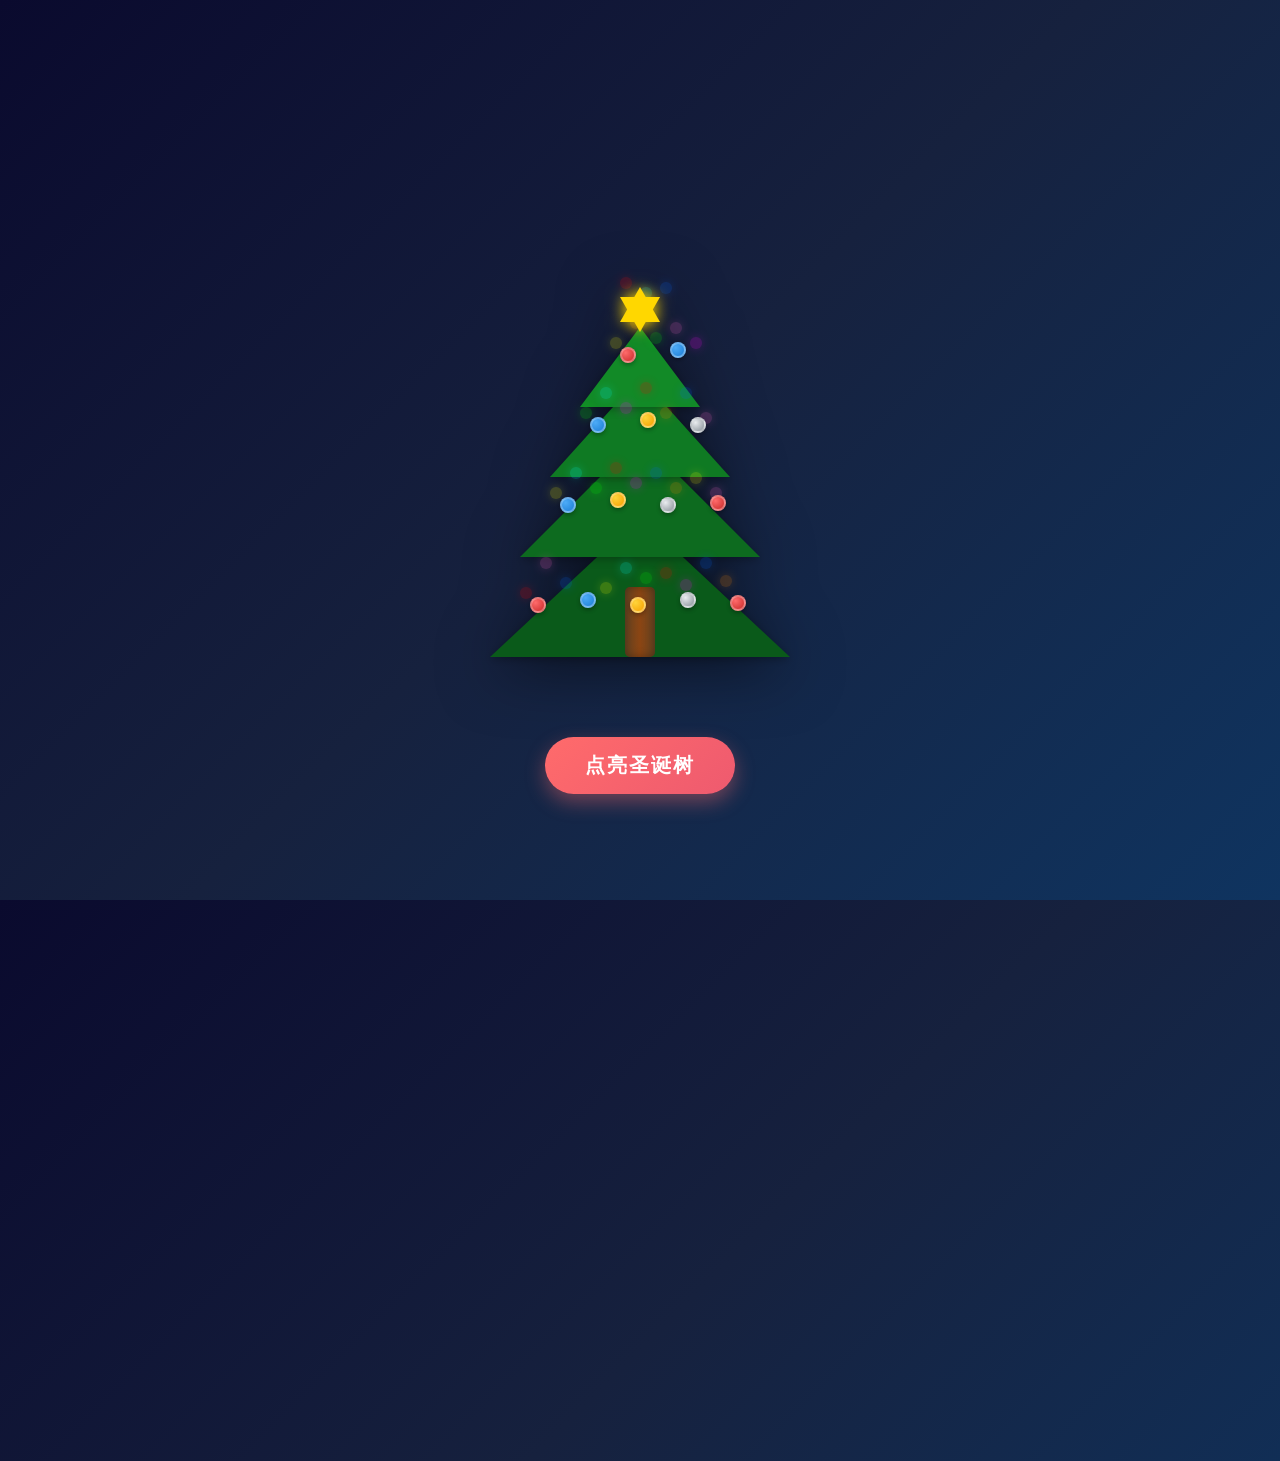
<file: MyChristmasTree/index.html>
<!DOCTYPE html>
<html lang="zh-CN">
<head>
    <meta charset="UTF-8">
    <meta name="viewport" content="width=device-width, initial-scale=1.0">
    <title>圣诞树</title>
    <style>
        * {
            margin: 0;
            padding: 0;
            box-sizing: border-box;
        }

        body {
            font-family: 'Arial', sans-serif;
            background: linear-gradient(135deg, #0a0a2e 0%, #16213e 50%, #0f3460 100%);
            min-height: 100vh;
            display: flex;
            flex-direction: column;
            justify-content: center;
            align-items: center;
            overflow: hidden;
        }

        .container {
            display: flex;
            flex-direction: column;
            align-items: center;
            justify-content: center;
            flex: 1;
            width: 100%;
        }

        .tree-container {
            position: relative;
            margin-bottom: 50px;
            filter: drop-shadow(0 10px 30px rgba(0, 0, 0, 0.5));
        }

        .tree {
            position: relative;
            width: 400px;
            height: 550px;
            margin: 0 auto;
        }

        /* 树的主体 - 使用更精确的三角形 */
        .tree-layer {
            position: absolute;
            width: 0;
            height: 0;
            filter: drop-shadow(0 2px 4px rgba(0, 0, 0, 0.3));
        }

        .layer1 {
            bottom: 0;
            left: 50px;
            border-left: 150px solid transparent;
            border-right: 150px solid transparent;
            border-bottom: 140px solid #0a5a1a;
        }

        .layer2 {
            bottom: 100px;
            left: 80px;
            border-left: 120px solid transparent;
            border-right: 120px solid transparent;
            border-bottom: 120px solid #0d6b1f;
        }

        .layer3 {
            bottom: 180px;
            left: 110px;
            border-left: 90px solid transparent;
            border-right: 90px solid transparent;
            border-bottom: 100px solid #0f7a23;
        }

        .layer4 {
            bottom: 250px;
            left: 140px;
            border-left: 60px solid transparent;
            border-right: 60px solid transparent;
            border-bottom: 80px solid #128a27;
        }

        /* 树干 */
        .trunk {
            position: absolute;
            bottom: 0;
            left: 50%;
            transform: translateX(-50%);
            width: 30px;
            height: 70px;
            background: linear-gradient(to right, #654321, #8B4513, #654321);
            border-radius: 5px;
            box-shadow: inset 0 0 10px rgba(0, 0, 0, 0.3);
        }

        /* 星星 - 精确定位在树顶 */
        .star {
            position: absolute;
            bottom: 330px;
            left: 50%;
            transform: translateX(-50%);
            width: 40px;
            height: 40px;
            z-index: 10;
        }

        .star::before,
        .star::after {
            content: '';
            position: absolute;
            top: 0;
            left: 0;
            width: 0;
            height: 0;
        }

        .star::before {
            border-left: 20px solid transparent;
            border-right: 20px solid transparent;
            border-bottom: 35px solid #FFD700;
            transform: translateX(-50%);
            left: 50%;
            filter: drop-shadow(0 0 8px rgba(255, 215, 0, 0.8));
        }

        .star::after {
            border-left: 20px solid transparent;
            border-right: 20px solid transparent;
            border-top: 35px solid #FFD700;
            transform: translateX(-50%) translateY(10px);
            left: 50%;
            filter: drop-shadow(0 0 8px rgba(255, 215, 0, 0.8));
        }

        /* 灯光装饰 */
        .light {
            position: absolute;
            width: 12px;
            height: 12px;
            border-radius: 50%;
            box-shadow: 0 0 10px currentColor;
            transition: opacity 0.1s ease;
        }

        .light.red { background: #ff0000; color: #ff0000; }
        .light.blue { background: #0066ff; color: #0066ff; }
        .light.yellow { background: #ffff00; color: #ffff00; }
        .light.green { background: #00ff00; color: #00ff00; }
        .light.purple { background: #ff00ff; color: #ff00ff; }
        .light.orange { background: #ff8800; color: #ff8800; }
        .light.pink { background: #ff66cc; color: #ff66cc; }
        .light.cyan { background: #00ffff; color: #00ffff; }

        .light.off {
            opacity: 0.2;
        }

        .light.on {
            opacity: 1;
            animation: twinkle 0.3s ease-in-out;
        }

        @keyframes twinkle {
            0%, 100% { transform: scale(1); }
            50% { transform: scale(1.3); }
        }

        /* 装饰球 */
        .ornament {
            position: absolute;
            width: 16px;
            height: 16px;
            border-radius: 50%;
            box-shadow: 0 2px 4px rgba(0, 0, 0, 0.3);
            border: 2px solid rgba(255, 255, 255, 0.3);
        }

        .ornament.red { background: radial-gradient(circle at 30% 30%, #ff6b6b, #c92a2a); }
        .ornament.blue { background: radial-gradient(circle at 30% 30%, #4dabf7, #1c7ed6); }
        .ornament.gold { background: radial-gradient(circle at 30% 30%, #ffd43b, #f59f00); }
        .ornament.silver { background: radial-gradient(circle at 30% 30%, #e9ecef, #868e96); }

        /* 按钮样式 */
        .button-container {
            margin-top: 30px;
        }

        .light-button {
            padding: 15px 40px;
            font-size: 20px;
            font-weight: bold;
            color: #fff;
            background: linear-gradient(135deg, #ff6b6b 0%, #ee5a6f 100%);
            border: none;
            border-radius: 50px;
            cursor: pointer;
            box-shadow: 0 8px 20px rgba(255, 107, 107, 0.4);
            transition: all 0.3s ease;
            text-transform: uppercase;
            letter-spacing: 2px;
        }

        .light-button:hover {
            transform: translateY(-3px);
            box-shadow: 0 12px 25px rgba(255, 107, 107, 0.6);
        }

        .light-button:active {
            transform: translateY(-1px);
        }

        .light-button:disabled {
            opacity: 0.6;
            cursor: not-allowed;
        }

        /* 祝福文字 */
        .greeting {
            position: absolute;
            top: 20%;
            left: 50%;
            transform: translateX(-50%) translateY(-50px);
            font-size: 36px;
            font-weight: bold;
            color: #FFD700;
            text-shadow: 
                0 0 10px rgba(255, 215, 0, 0.8),
                0 0 20px rgba(255, 215, 0, 0.6),
                0 0 30px rgba(255, 215, 0, 0.4),
                2px 2px 4px rgba(0, 0, 0, 0.5);
            opacity: 0;
            pointer-events: none;
            white-space: nowrap;
            z-index: 100;
            transition: opacity 0.8s ease, transform 0.8s ease;
        }

        @keyframes glow {
            0%, 100% {
                text-shadow: 
                    0 0 10px rgba(255, 215, 0, 0.8),
                    0 0 20px rgba(255, 215, 0, 0.6),
                    0 0 30px rgba(255, 215, 0, 0.4),
                    2px 2px 4px rgba(0, 0, 0, 0.5);
            }
            50% {
                text-shadow: 
                    0 0 20px rgba(255, 215, 0, 1),
                    0 0 30px rgba(255, 215, 0, 0.8),
                    0 0 40px rgba(255, 215, 0, 0.6),
                    2px 2px 4px rgba(0, 0, 0, 0.5);
            }
        }

        .greeting.show {
            opacity: 1;
            transform: translateX(-50%) translateY(0);
            animation: glow 2s ease-in-out infinite;
        }

        /* 雪花效果 - 更自然的飘落 */
        .snowflake {
            position: absolute;
            color: white;
            font-size: 16px;
            opacity: 0.8;
            pointer-events: none;
            user-select: none;
        }

        @keyframes fall {
            0% {
                transform: translateY(-100px) translateX(0) rotate(0deg);
                opacity: 0;
            }
            10% {
                opacity: 0.8;
            }
            90% {
                opacity: 0.8;
            }
            100% {
                transform: translateY(calc(100vh + 100px)) translateX(var(--drift)) rotate(720deg);
                opacity: 0;
            }
        }

        @keyframes drift {
            0%, 100% {
                transform: translateX(0);
            }
            50% {
                transform: translateX(var(--drift));
            }
        }
    </style>
</head>
<body>
    <div class="container">
        <!-- 祝福文字 -->
        <div class="greeting" id="greeting">祝柏子圣诞节快乐</div>
        
        <div class="tree-container">
            <div class="tree">
                <!-- 树层 -->
                <div class="tree-layer layer1"></div>
                <div class="tree-layer layer2"></div>
                <div class="tree-layer layer3"></div>
                <div class="tree-layer layer4"></div>
                
                <!-- 树干 -->
                <div class="trunk"></div>
                
                <!-- 星星 -->
                <div class="star"></div>
                
                <!-- 灯光装饰 - 会在JavaScript中动态生成 -->
            </div>
        </div>
        
        <div class="button-container">
            <button class="light-button" id="lightButton">点亮圣诞树</button>
        </div>
    </div>

    <script>
        // 创建灯光装饰
        const tree = document.querySelector('.tree');
        const lightButton = document.getElementById('lightButton');
        const greeting = document.getElementById('greeting');
        const lights = [];
        
        // 灯光位置配置（相对于树的坐标，精确分布在树的各个部分）
        // 树的宽度：400px，中心在200px
        // 树的高度：550px，从下往上
        const lightPositions = [
            // 第一层（最底层，bottom: 0-140px）
            { x: 80, y: 480, color: 'red' },
            { x: 120, y: 470, color: 'blue' },
            { x: 160, y: 475, color: 'yellow' },
            { x: 200, y: 465, color: 'green' },
            { x: 240, y: 472, color: 'purple' },
            { x: 280, y: 468, color: 'orange' },
            { x: 100, y: 450, color: 'pink' },
            { x: 180, y: 455, color: 'cyan' },
            { x: 220, y: 460, color: 'red' },
            { x: 260, y: 450, color: 'blue' },
            
            // 第二层（bottom: 100-220px）
            { x: 110, y: 380, color: 'yellow' },
            { x: 150, y: 375, color: 'green' },
            { x: 190, y: 370, color: 'purple' },
            { x: 230, y: 375, color: 'orange' },
            { x: 270, y: 380, color: 'pink' },
            { x: 130, y: 360, color: 'cyan' },
            { x: 170, y: 355, color: 'red' },
            { x: 210, y: 360, color: 'blue' },
            { x: 250, y: 365, color: 'yellow' },
            
            // 第三层（bottom: 180-280px）
            { x: 140, y: 300, color: 'green' },
            { x: 180, y: 295, color: 'purple' },
            { x: 220, y: 300, color: 'orange' },
            { x: 260, y: 305, color: 'pink' },
            { x: 160, y: 280, color: 'cyan' },
            { x: 200, y: 275, color: 'red' },
            { x: 240, y: 280, color: 'blue' },
            
            // 第四层（bottom: 250-330px）
            { x: 170, y: 230, color: 'yellow' },
            { x: 210, y: 225, color: 'green' },
            { x: 250, y: 230, color: 'purple' },
            { x: 190, y: 210, color: 'orange' },
            { x: 230, y: 215, color: 'pink' },
            
            // 顶部区域（接近树顶）
            { x: 200, y: 180, color: 'cyan' },
            { x: 180, y: 170, color: 'red' },
            { x: 220, y: 175, color: 'blue' },
        ];

        // 创建灯光元素
        lightPositions.forEach(pos => {
            const light = document.createElement('div');
            light.className = `light ${pos.color} off`;
            light.style.left = `${pos.x}px`;
            light.style.top = `${pos.y}px`;
            tree.appendChild(light);
            lights.push(light);
        });

        // 添加装饰球
        const ornamentPositions = [
            { x: 90, y: 490, color: 'red' },
            { x: 140, y: 485, color: 'blue' },
            { x: 190, y: 490, color: 'gold' },
            { x: 240, y: 485, color: 'silver' },
            { x: 290, y: 488, color: 'red' },
            { x: 120, y: 390, color: 'blue' },
            { x: 170, y: 385, color: 'gold' },
            { x: 220, y: 390, color: 'silver' },
            { x: 270, y: 388, color: 'red' },
            { x: 150, y: 310, color: 'blue' },
            { x: 200, y: 305, color: 'gold' },
            { x: 250, y: 310, color: 'silver' },
            { x: 180, y: 240, color: 'red' },
            { x: 230, y: 235, color: 'blue' },
        ];

        ornamentPositions.forEach(pos => {
            const ornament = document.createElement('div');
            ornament.className = `ornament ${pos.color}`;
            ornament.style.left = `${pos.x}px`;
            ornament.style.top = `${pos.y}px`;
            tree.appendChild(ornament);
        });

        // 《Jingle Bells》的节奏模式（以毫秒为单位）
        // 典型的节奏：强-弱-强-弱-强-弱-强-弱
        // 每个节拍大约200-300毫秒
        const jingleBellsPattern = [
            // Jingle bells, jingle bells
            200, 200, 200, 200, 200, 200, 200, 200,
            // jingle all the way
            200, 200, 200, 200, 200, 200, 200, 200,
            // Oh what fun it is to ride
            200, 200, 200, 200, 200, 200, 200, 200,
            // in a one horse open sleigh
            200, 200, 200, 200, 200, 200, 200, 200,
            // Jingle bells, jingle bells
            200, 200, 200, 200, 200, 200, 200, 200,
            // jingle all the way
            200, 200, 200, 200, 200, 200, 200, 200,
            // Oh what fun it is to ride
            200, 200, 200, 200, 200, 200, 200, 200,
            // in a one horse open sleigh
            200, 200, 200, 200, 200, 200, 200, 200,
        ];

        let isLighting = false;
        let animationId = null;

        function toggleLights(on) {
            lights.forEach(light => {
                if (on) {
                    light.classList.remove('off');
                    light.classList.add('on');
                } else {
                    light.classList.remove('on');
                    light.classList.add('off');
                }
            });
        }

        function animateLights() {
            if (!isLighting) return;

            let patternIndex = 0;
            let totalTime = 0;

            function nextFlash() {
                if (!isLighting) return;

                // 随机选择一些灯光闪烁
                const numLightsToFlash = Math.floor(lights.length * 0.6) + Math.floor(Math.random() * 5);
                const lightsToFlash = [];
                
                // 随机选择灯光
                const shuffled = [...lights].sort(() => Math.random() - 0.5);
                for (let i = 0; i < numLightsToFlash; i++) {
                    lightsToFlash.push(shuffled[i]);
                }

                // 先关闭所有灯光
                lights.forEach(light => {
                    light.classList.remove('on');
                    light.classList.add('off');
                });

                // 闪烁选中的灯光
                setTimeout(() => {
                    lightsToFlash.forEach(light => {
                        light.classList.remove('off');
                        light.classList.add('on');
                    });
                }, 10);

                // 根据节奏模式设置下一次闪烁
                if (patternIndex < jingleBellsPattern.length) {
                    const delay = jingleBellsPattern[patternIndex];
                    patternIndex++;
                    totalTime += delay;
                    
                    setTimeout(() => {
                        nextFlash();
                    }, delay);
                } else {
                    // 循环播放
                    patternIndex = 0;
                    setTimeout(() => {
                        nextFlash();
                    }, 500); // 短暂停顿后重新开始
                }
            }

            nextFlash();
        }

        lightButton.addEventListener('click', () => {
            if (isLighting) {
                // 停止动画
                isLighting = false;
                lightButton.textContent = '点亮圣诞树';
                lightButton.disabled = false;
                toggleLights(false);
                // 隐藏祝福文字
                greeting.classList.remove('show');
            } else {
                // 开始动画
                isLighting = true;
                lightButton.textContent = '熄灭圣诞树';
                animateLights();
                // 显示祝福文字
                setTimeout(() => {
                    greeting.classList.add('show');
                }, 300); // 延迟300ms显示，让灯光先开始闪烁
            }
        });

        // 创建雪花效果 - 更自然的飘落
        function createSnowflake() {
            const snowflake = document.createElement('div');
            snowflake.className = 'snowflake';
            snowflake.textContent = '❄';
            
            // 随机起始位置
            const startX = Math.random() * 100;
            snowflake.style.left = startX + '%';
            
            // 随机飘落时间和左右摆动幅度
            const fallDuration = (Math.random() * 4 + 3) + 's'; // 3-7秒
            const driftAmount = (Math.random() * 100 - 50) + 'px'; // -50到50px的摆动
            snowflake.style.setProperty('--drift', driftAmount);
            
            // 随机大小
            const size = Math.random() * 8 + 12; // 12-20px
            snowflake.style.fontSize = size + 'px';
            
            // 随机透明度
            snowflake.style.opacity = Math.random() * 0.4 + 0.5; // 0.5-0.9
            
            // 随机延迟开始
            snowflake.style.animationDelay = Math.random() * 0.5 + 's';
            
            // 应用动画
            snowflake.style.animation = `fall ${fallDuration} linear forwards`;
            
            document.body.appendChild(snowflake);

            // 在动画结束后移除
            setTimeout(() => {
                if (snowflake.parentNode) {
                    snowflake.remove();
                }
            }, parseFloat(fallDuration) * 1000 + 500);
        }

        // 定期创建雪花，间隔更随机
        function scheduleNextSnowflake() {
            const delay = Math.random() * 400 + 200; // 200-600ms
            setTimeout(() => {
                createSnowflake();
                scheduleNextSnowflake();
            }, delay);
        }
        
        // 初始创建一些雪花
        for (let i = 0; i < 5; i++) {
            setTimeout(() => createSnowflake(), i * 300);
        }
        
        // 开始持续创建雪花
        scheduleNextSnowflake();
    </script>
</body>
</html>
</file>
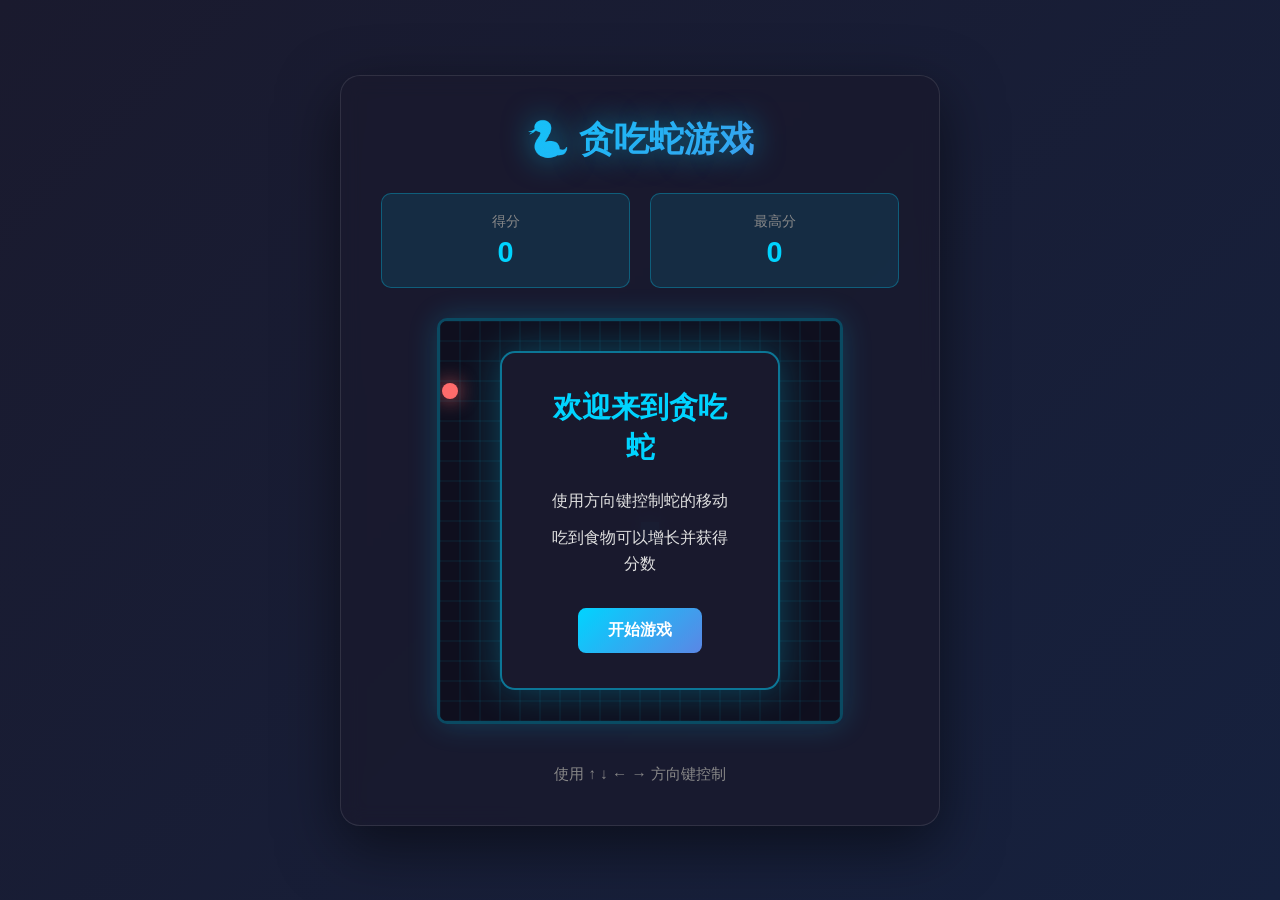
<file: SnakeGame/index.html>
<!DOCTYPE html>
<html lang="zh-CN">
<head>
    <meta charset="UTF-8">
    <meta name="viewport" content="width=device-width, initial-scale=1.0">
    <title>贪吃蛇游戏</title>
    <style>
        * {
            margin: 0;
            padding: 0;
            box-sizing: border-box;
        }

        body {
            font-family: 'Segoe UI', Tahoma, Geneva, Verdana, sans-serif;
            background: linear-gradient(135deg, #1a1a2e 0%, #16213e 100%);
            color: #e0e0e0;
            display: flex;
            justify-content: center;
            align-items: center;
            min-height: 100vh;
            padding: 20px;
        }

        .game-container {
            background: rgba(26, 26, 46, 0.8);
            border-radius: 20px;
            padding: 40px;
            box-shadow: 0 20px 60px rgba(0, 0, 0, 0.5);
            backdrop-filter: blur(10px);
            border: 1px solid rgba(255, 255, 255, 0.1);
            max-width: 600px;
            width: 100%;
        }

        .header {
            text-align: center;
            margin-bottom: 30px;
        }

        h1 {
            font-size: 2.2em;
            background: linear-gradient(135deg, #00d4ff 0%, #5b86e5 100%);
            -webkit-background-clip: text;
            -webkit-text-fill-color: transparent;
            background-clip: text;
            margin-bottom: 10px;
            text-shadow: 0 0 30px rgba(0, 212, 255, 0.5);
        }

        .score-board {
            display: flex;
            justify-content: space-around;
            margin-bottom: 30px;
            gap: 20px;
        }

        .score-item {
            background: rgba(0, 212, 255, 0.1);
            padding: 18px 25px;
            border-radius: 10px;
            border: 1px solid rgba(0, 212, 255, 0.3);
            flex: 1;
            text-align: center;
        }

        .score-label {
            font-size: 0.9em;
            color: #888;
            margin-bottom: 5px;
        }

        .score-value {
            font-size: 1.8em;
            font-weight: bold;
            color: #00d4ff;
        }

        .game-wrapper {
            position: relative;
            display: flex;
            justify-content: center;
            margin-bottom: 25px;
        }

        #gameCanvas {
            background: #0f0f1e;
            border: 3px solid rgba(0, 212, 255, 0.3);
            border-radius: 10px;
            box-shadow: 0 0 30px rgba(0, 212, 255, 0.2);
            display: block;
        }

        .controls {
            margin-top: 25px;
            text-align: center;
            color: #888;
            font-size: 0.95em;
            padding-top: 15px;
        }

        .game-over {
            position: absolute;
            top: 50%;
            left: 50%;
            transform: translate(-50%, -50%);
            background: rgba(26, 26, 46, 0.98);
            padding: 35px 45px;
            border-radius: 15px;
            text-align: center;
            border: 2px solid rgba(0, 212, 255, 0.5);
            box-shadow: 0 0 40px rgba(0, 212, 255, 0.3);
            display: none;
            z-index: 10;
            min-width: 280px;
        }

        .game-over.show {
            display: block;
            animation: fadeIn 0.3s ease-in;
        }

        @keyframes fadeIn {
            from {
                opacity: 0;
                transform: translate(-50%, -50%) scale(0.9);
            }
            to {
                opacity: 1;
                transform: translate(-50%, -50%) scale(1);
            }
        }

        .game-over h2 {
            color: #ff6b6b;
            margin-bottom: 20px;
            font-size: 1.8em;
        }

        .game-over p {
            margin: 12px 0;
            color: #e0e0e0;
            line-height: 1.6;
        }

        .restart-btn {
            margin-top: 20px;
            padding: 12px 30px;
            background: linear-gradient(135deg, #00d4ff 0%, #5b86e5 100%);
            border: none;
            border-radius: 8px;
            color: white;
            font-size: 1em;
            font-weight: bold;
            cursor: pointer;
            transition: transform 0.2s, box-shadow 0.2s;
        }

        .restart-btn:hover {
            transform: translateY(-2px);
            box-shadow: 0 5px 20px rgba(0, 212, 255, 0.4);
        }

        .restart-btn:active {
            transform: translateY(0);
        }

        .start-screen {
            position: absolute;
            top: 50%;
            left: 50%;
            transform: translate(-50%, -50%);
            background: rgba(26, 26, 46, 0.98);
            padding: 35px 45px;
            border-radius: 15px;
            text-align: center;
            border: 2px solid rgba(0, 212, 255, 0.5);
            box-shadow: 0 0 40px rgba(0, 212, 255, 0.3);
            z-index: 10;
            min-width: 280px;
        }

        .start-screen.hidden {
            display: none;
        }

        .start-screen h2 {
            color: #00d4ff;
            margin-bottom: 20px;
            font-size: 1.8em;
        }

        .start-screen p {
            margin: 12px 0;
            color: #e0e0e0;
            line-height: 1.6;
        }

        .start-btn {
            margin-top: 20px;
            padding: 12px 30px;
            background: linear-gradient(135deg, #00d4ff 0%, #5b86e5 100%);
            border: none;
            border-radius: 8px;
            color: white;
            font-size: 1em;
            font-weight: bold;
            cursor: pointer;
            transition: transform 0.2s, box-shadow 0.2s;
        }

        .start-btn:hover {
            transform: translateY(-2px);
            box-shadow: 0 5px 20px rgba(0, 212, 255, 0.4);
        }
    </style>
</head>
<body>
    <div class="game-container">
        <div class="header">
            <h1>🐍 贪吃蛇游戏</h1>
        </div>
        
        <div class="score-board">
            <div class="score-item">
                <div class="score-label">得分</div>
                <div class="score-value" id="score">0</div>
            </div>
            <div class="score-item">
                <div class="score-label">最高分</div>
                <div class="score-value" id="highScore">0</div>
            </div>
        </div>

        <div class="game-wrapper">
            <canvas id="gameCanvas" width="400" height="400"></canvas>
            
            <div class="start-screen" id="startScreen">
                <h2>欢迎来到贪吃蛇</h2>
                <p>使用方向键控制蛇的移动</p>
                <p>吃到食物可以增长并获得分数</p>
                <button class="start-btn" onclick="startGame()">开始游戏</button>
            </div>

            <div class="game-over" id="gameOver">
                <h2>游戏结束！</h2>
                <p>你的得分: <span id="finalScore">0</span></p>
                <button class="restart-btn" onclick="restartGame()">重新开始</button>
            </div>
        </div>

        <div class="controls">
            <p>使用 ↑ ↓ ← → 方向键控制</p>
        </div>
    </div>

    <script>
        const canvas = document.getElementById('gameCanvas');
        const ctx = canvas.getContext('2d');
        const scoreElement = document.getElementById('score');
        const highScoreElement = document.getElementById('highScore');
        const gameOverScreen = document.getElementById('gameOver');
        const startScreen = document.getElementById('startScreen');
        const finalScoreElement = document.getElementById('finalScore');

        // 游戏配置
        const gridSize = 20;
        const tileCount = canvas.width / gridSize;

        // 游戏状态
        let snake = [{ x: 10, y: 10 }];
        let food = {};
        let dx = 0;
        let dy = 0;
        let score = 0;
        let highScore = localStorage.getItem('snakeHighScore') || 0;
        let gameRunning = false;
        let gameLoop;

        // 初始化最高分显示
        highScoreElement.textContent = highScore;

        // 生成随机食物位置
        function generateFood() {
            food = {
                x: Math.floor(Math.random() * tileCount),
                y: Math.floor(Math.random() * tileCount)
            };
            // 确保食物不在蛇身上
            for (let segment of snake) {
                if (segment.x === food.x && segment.y === food.y) {
                    generateFood();
                    return;
                }
            }
        }

        // 绘制游戏
        function drawGame() {
            // 清空画布
            ctx.fillStyle = '#0f0f1e';
            ctx.fillRect(0, 0, canvas.width, canvas.height);

            // 绘制网格
            ctx.strokeStyle = 'rgba(0, 212, 255, 0.1)';
            ctx.lineWidth = 1;
            for (let i = 0; i <= tileCount; i++) {
                ctx.beginPath();
                ctx.moveTo(i * gridSize, 0);
                ctx.lineTo(i * gridSize, canvas.height);
                ctx.stroke();
                ctx.beginPath();
                ctx.moveTo(0, i * gridSize);
                ctx.lineTo(canvas.width, i * gridSize);
                ctx.stroke();
            }

            // 绘制蛇
            snake.forEach((segment, index) => {
                if (index === 0) {
                    // 蛇头
                    ctx.fillStyle = '#00d4ff';
                    ctx.shadowBlur = 15;
                    ctx.shadowColor = '#00d4ff';
                } else {
                    // 蛇身
                    ctx.fillStyle = '#5b86e5';
                    ctx.shadowBlur = 10;
                    ctx.shadowColor = '#5b86e5';
                }
                ctx.fillRect(segment.x * gridSize + 1, segment.y * gridSize + 1, gridSize - 2, gridSize - 2);
            });
            ctx.shadowBlur = 0;

            // 绘制食物
            ctx.fillStyle = '#ff6b6b';
            ctx.shadowBlur = 20;
            ctx.shadowColor = '#ff6b6b';
            ctx.beginPath();
            ctx.arc(
                food.x * gridSize + gridSize / 2,
                food.y * gridSize + gridSize / 2,
                gridSize / 2 - 2,
                0,
                2 * Math.PI
            );
            ctx.fill();
            ctx.shadowBlur = 0;
        }

        // 移动蛇
        function moveSnake() {
            // 如果还没有按下方向键，不移动蛇
            if (dx === 0 && dy === 0) {
                return;
            }

            const head = { x: snake[0].x + dx, y: snake[0].y + dy };

            // 检查墙壁碰撞
            if (head.x < 0 || head.x >= tileCount || head.y < 0 || head.y >= tileCount) {
                gameOver();
                return;
            }

            // 检查自身碰撞（排除蛇头本身）
            for (let i = 1; i < snake.length; i++) {
                if (head.x === snake[i].x && head.y === snake[i].y) {
                    gameOver();
                    return;
                }
            }

            snake.unshift(head);

            // 检查是否吃到食物
            if (head.x === food.x && head.y === food.y) {
                score += 10;
                scoreElement.textContent = score;
                generateFood();
            } else {
                snake.pop();
            }
        }

        // 游戏循环
        function gameStep() {
            if (!gameRunning) return;
            
            moveSnake();
            drawGame();
        }

        // 键盘控制
        document.addEventListener('keydown', (e) => {
            if (!gameRunning) return;

            switch(e.key) {
                case 'ArrowUp':
                    if (dy !== 1) {
                        dx = 0;
                        dy = -1;
                    }
                    e.preventDefault();
                    break;
                case 'ArrowDown':
                    if (dy !== -1) {
                        dx = 0;
                        dy = 1;
                    }
                    e.preventDefault();
                    break;
                case 'ArrowLeft':
                    if (dx !== 1) {
                        dx = -1;
                        dy = 0;
                    }
                    e.preventDefault();
                    break;
                case 'ArrowRight':
                    if (dx !== -1) {
                        dx = 1;
                        dy = 0;
                    }
                    e.preventDefault();
                    break;
            }
        });

        // 游戏结束
        function gameOver() {
            gameRunning = false;
            clearInterval(gameLoop);
            
            // 更新最高分
            if (score > highScore) {
                highScore = score;
                highScoreElement.textContent = highScore;
                localStorage.setItem('snakeHighScore', highScore);
            }
            
            finalScoreElement.textContent = score;
            gameOverScreen.classList.add('show');
        }

        // 开始游戏
        function startGame() {
            startScreen.classList.add('hidden');
            gameOverScreen.classList.remove('show');
            
            // 重置游戏状态
            snake = [{ x: 10, y: 10 }];
            dx = 0;
            dy = 0;
            score = 0;
            scoreElement.textContent = score;
            
            generateFood();
            drawGame();
            
            gameRunning = true;
            gameLoop = setInterval(gameStep, 150);
        }

        // 重新开始游戏
        function restartGame() {
            startGame();
        }

        // 初始化
        generateFood();
        drawGame();
    </script>
</body>
</html>
</file>
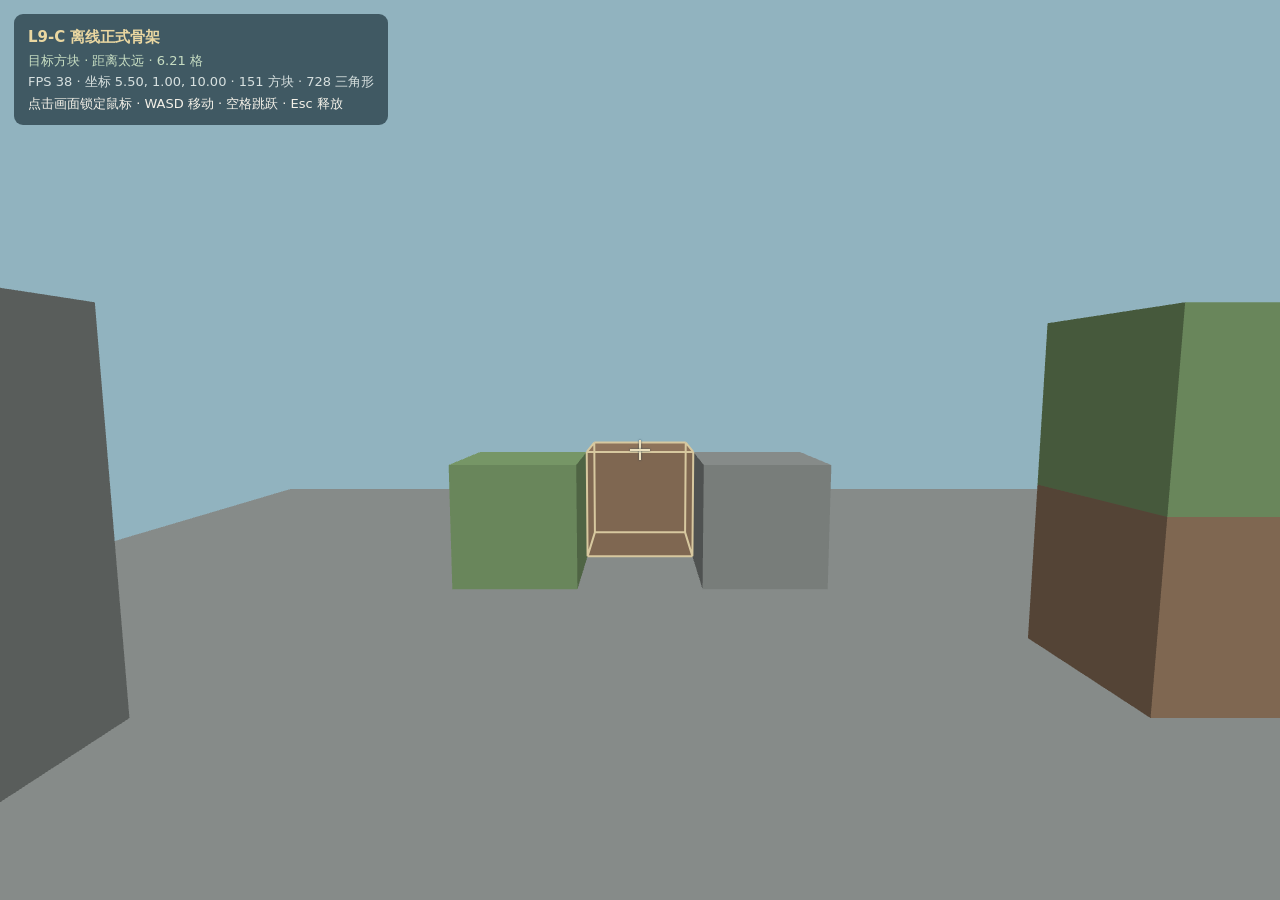
<file: 倒水/成品游戏/方块世界第二版/index.html>
<!doctype html>
<html lang="zh-CN">
<head>
  <meta charset="utf-8">
  <meta name="viewport" content="width=device-width,initial-scale=1">
  <title>方块世界第二版 · L9-C 离线骨架</title>
  <link rel="stylesheet" href="css/game.css">
</head>
<body>
  <canvas id="game" aria-label="方块世界游戏画面"></canvas>
  <canvas id="outline" aria-hidden="true"></canvas>
  <div id="crosshair" aria-hidden="true"></div>
  <section id="status">
    <strong>L9-C 离线正式骨架</strong>
    <div id="state">初始化中……</div>
    <div id="debug"></div>
    <div>点击画面锁定鼠标 · WASD 移动 · 空格跳跃 · Esc 释放</div>
  </section>
  <pre id="error" hidden></pre>

  <script src="js/namespace.js"></script>
  <script src="js/errors.js"></script>
  <script src="js/config.js"></script>
  <script src="js/math.js"></script>
  <script src="js/world.js"></script>
  <script src="js/render.js"></script>
  <script src="js/player.js"></script>
  <script src="js/raycast.js"></script>
  <script src="js/ui.js"></script>
  <script src="js/main.js"></script>
</body>
</html>
</file>
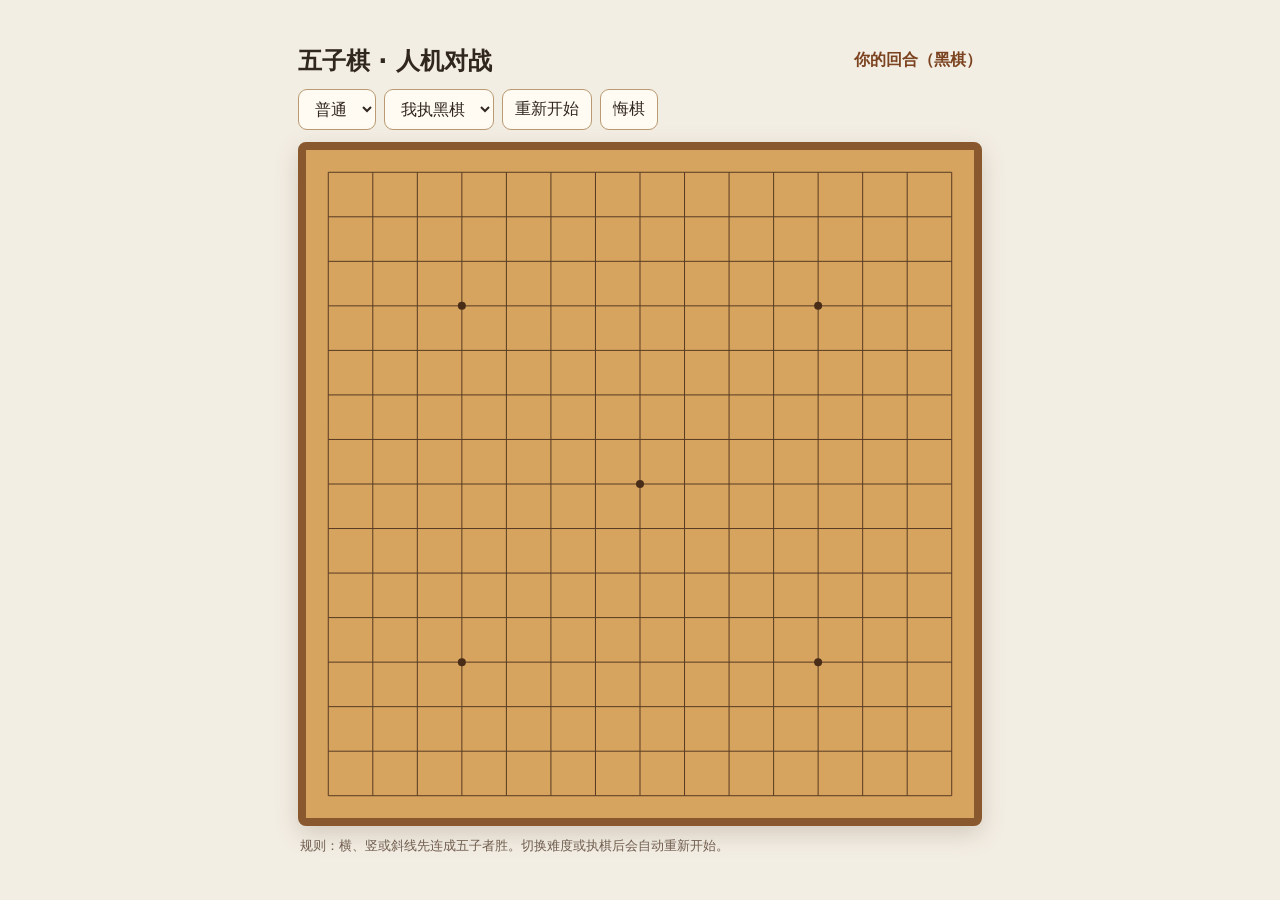
<file: 五子棋/五子棋.html>
<!doctype html>
<html lang="zh-CN">
<head>
  <meta charset="utf-8">
  <meta name="viewport" content="width=device-width,initial-scale=1,maximum-scale=1,user-scalable=no">
  <title>离线五子棋</title>
  <style>
    *{box-sizing:border-box} body{margin:0;min-height:100vh;display:grid;place-items:center;background:#f3eee4;color:#30271f;font-family:system-ui,-apple-system,"Segoe UI","Microsoft YaHei",sans-serif}
    .app{width:min(94vw,720px);padding:18px}.top{display:flex;align-items:center;justify-content:space-between;gap:12px;margin-bottom:12px}h1{font-size:24px;margin:0}.status{font-weight:700;color:#7b431f}
    .panel{display:flex;flex-wrap:wrap;gap:8px;margin-bottom:12px}select,button{border:1px solid #b99a72;background:#fffaf2;color:#30271f;border-radius:9px;padding:9px 12px;font:inherit;cursor:pointer}button:hover{background:#f5e5cf}button:disabled{opacity:.55;cursor:not-allowed}
    .board-wrap{position:relative;width:100%;aspect-ratio:1;border:8px solid #8a582f;border-radius:8px;overflow:hidden;box-shadow:0 8px 24px #5b3b2233;background:#d6a45f}canvas{display:block;width:100%;height:100%;touch-action:manipulation;cursor:pointer}
    .note{font-size:13px;color:#715f50;margin:10px 2px 0;line-height:1.5}@media(max-width:520px){.app{padding:10px}.top{align-items:flex-start;flex-direction:column}h1{font-size:21px}select,button{padding:8px 10px}}
  </style>
</head>
<body>
<main class="app">
  <div class="top"><h1>五子棋 · 人机对战</h1><div id="status" class="status">你的回合（黑棋）</div></div>
  <div class="panel">
    <select id="level" title="难度"><option value="easy">简单</option><option value="normal" selected>普通</option><option value="hard">困难</option></select>
    <select id="color" title="执棋"><option value="1" selected>我执黑棋</option><option value="2">我执白棋</option></select>
    <button id="restart">重新开始</button><button id="undo">悔棋</button>
  </div>
  <div class="board-wrap"><canvas id="board" aria-label="十五路五子棋棋盘"></canvas></div>
  <p class="note">规则：横、竖或斜线先连成五子者胜。切换难度或执棋后会自动重新开始。</p>
</main>
<script>
(()=>{
  'use strict';
  const N=15, EMPTY=0, BLACK=1, WHITE=2;
  const canvas=document.getElementById('board'), ctx=canvas.getContext('2d');
  const statusEl=document.getElementById('status'), levelEl=document.getElementById('level'), colorEl=document.getElementById('color');
  const restartBtn=document.getElementById('restart'), undoBtn=document.getElementById('undo');
  let board, history, human, ai, turn, over=false, thinking=false, cell=0, pad=0;
  const dirs=[[1,0],[0,1],[1,1],[1,-1]];

  function reset(){
    board=Array.from({length:N},()=>Array(N).fill(EMPTY)); history=[]; over=false; thinking=false;
    human=Number(colorEl.value); ai=3-human; turn=BLACK; restartBtn.disabled=false; draw(); updateStatus();
    if(ai===BLACK) setTimeout(aiMove,250);
  }
  function resize(){
    const size=canvas.clientWidth, ratio=Math.min(devicePixelRatio||1,2); canvas.width=size*ratio; canvas.height=size*ratio;
    ctx.setTransform(ratio,0,0,ratio,0,0); pad=size/30; cell=(size-pad*2)/(N-1); draw();
  }
  function draw(){
    if(!cell)return; const size=canvas.clientWidth; ctx.clearRect(0,0,size,size); ctx.fillStyle='#d6a45f';ctx.fillRect(0,0,size,size);
    ctx.strokeStyle='#583a22';ctx.lineWidth=1;
    for(let i=0;i<N;i++){const p=pad+i*cell;ctx.beginPath();ctx.moveTo(pad,p);ctx.lineTo(size-pad,p);ctx.stroke();ctx.beginPath();ctx.moveTo(p,pad);ctx.lineTo(p,size-pad);ctx.stroke()}
    ctx.fillStyle='#4a2d19';[[3,3],[3,11],[7,7],[11,3],[11,11]].forEach(([x,y])=>{ctx.beginPath();ctx.arc(pad+x*cell,pad+y*cell,Math.max(2,cell*.09),0,Math.PI*2);ctx.fill()});
    history.forEach((m,i)=>drawStone(m.x,m.y,m.p,i===history.length-1));
  }
  function drawStone(x,y,p,last){
    const cx=pad+x*cell,cy=pad+y*cell,r=cell*.42,g=ctx.createRadialGradient(cx-r*.35,cy-r*.4,r*.08,cx,cy,r);
    if(p===BLACK){g.addColorStop(0,'#666');g.addColorStop(.35,'#222');g.addColorStop(1,'#050505')}else{g.addColorStop(0,'#fff');g.addColorStop(.6,'#eee');g.addColorStop(1,'#aaa')}
    ctx.fillStyle=g;ctx.beginPath();ctx.arc(cx,cy,r,0,Math.PI*2);ctx.fill();ctx.strokeStyle=p===BLACK?'#000':'#888';ctx.stroke();
    if(last){ctx.fillStyle=p===BLACK?'#fff':'#b42318';ctx.beginPath();ctx.arc(cx,cy,Math.max(2,r*.13),0,Math.PI*2);ctx.fill()}
  }
  function updateStatus(text){
    if(text){statusEl.textContent=text;return} if(over)return;
    statusEl.textContent=thinking?'电脑思考中…':turn===human?`你的回合（${human===BLACK?'黑':'白'}棋）`:'电脑回合';
  }
  function place(x,y,p){board[y][x]=p;history.push({x,y,p});draw();return won(x,y,p)}
  function won(x,y,p){return dirs.some(([dx,dy])=>1+count(x,y,dx,dy,p)+count(x,y,-dx,-dy,p)>=5)}
  function count(x,y,dx,dy,p){let n=0;for(x+=dx,y+=dy;inside(x,y)&&board[y][x]===p;x+=dx,y+=dy)n++;return n}
  function inside(x,y){return x>=0&&x<N&&y>=0&&y<N}
  function finish(p){over=true;thinking=false;updateStatus(p===human?'你赢了！':'电脑赢了！')}
  function afterMove(x,y,p){
    if(won(x,y,p)){finish(p);return true} if(history.length===N*N){over=true;updateStatus('平局');return true} turn=3-p;updateStatus();return false;
  }
  function clickBoard(e){
    if(over||thinking||turn!==human)return;const r=canvas.getBoundingClientRect(),x=Math.round((e.clientX-r.left-pad)/cell),y=Math.round((e.clientY-r.top-pad)/cell);
    if(!inside(x,y)||board[y][x]!==EMPTY)return;place(x,y,human);if(!afterMove(x,y,human))setTimeout(aiMove,180);
  }
  function candidates(radius=2){
    if(!history.length)return [{x:7,y:7}];const out=[];
    for(let y=0;y<N;y++)for(let x=0;x<N;x++)if(board[y][x]===EMPTY){let near=false;for(let dy=-radius;dy<=radius&&!near;dy++)for(let dx=-radius;dx<=radius;dx++)if(inside(x+dx,y+dy)&&board[y+dy][x+dx]!==EMPTY){near=true;break}if(near)out.push({x,y})}
    return out;
  }
  function lineInfo(x,y,dx,dy,p){
    let a=0,b=0;while(inside(x+(a+1)*dx,y+(a+1)*dy)&&board[y+(a+1)*dy][x+(a+1)*dx]===p)a++;while(inside(x-(b+1)*dx,y-(b+1)*dy)&&board[y-(b+1)*dy][x-(b+1)*dx]===p)b++;
    const openA=inside(x+(a+1)*dx,y+(a+1)*dy)&&board[y+(a+1)*dy][x+(a+1)*dx]===EMPTY,openB=inside(x-(b+1)*dx,y-(b+1)*dy)&&board[y-(b+1)*dy][x-(b+1)*dx]===EMPTY;
    return {len:a+b+1,open:Number(openA)+Number(openB)};
  }
  function shapeScore(len,open){
    if(len>=5)return 1000000;if(len===4&&open===2)return 100000;if(len===4&&open===1)return 15000;if(len===3&&open===2)return 7000;if(len===3&&open===1)return 700;if(len===2&&open===2)return 300;if(len===2&&open===1)return 45;return open?8:1;
  }
  function pointScore(x,y,p){
    board[y][x]=p;let score=0;for(const [dx,dy] of dirs){const q=lineInfo(x,y,dx,dy,p);score+=shapeScore(q.len,q.open)}board[y][x]=EMPTY;return score;
  }
  function rankMoves(){
    return candidates().map(m=>{const attack=pointScore(m.x,m.y,ai),defend=pointScore(m.x,m.y,human);return {...m,attack,defend,score:attack+defend*.92+Math.random()*.01}}).sort((a,b)=>b.score-a.score);
  }
  function chooseMove(){
    const ranked=rankMoves(),level=levelEl.value;
    const win=ranked.find(m=>m.attack>=1000000);if(win)return win;const block=ranked.find(m=>m.defend>=1000000);if(block)return block;
    if(level==='easy'){const pool=ranked.slice(0,Math.min(8,ranked.length));return pool[Math.floor(Math.random()*pool.length)]}
    if(level==='normal')return ranked[0];
    let best=ranked[0],bestValue=-Infinity;
    for(const m of ranked.slice(0,10)){
      board[m.y][m.x]=ai;let replyWorst=0;
      const replies=candidates().map(r=>pointScore(r.x,r.y,human)+pointScore(r.x,r.y,ai)*.45).sort((a,b)=>b-a).slice(0,8);
      if(replies.length)replyWorst=replies[0];board[m.y][m.x]=EMPTY;
      const value=m.attack+m.defend*.98-replyWorst*.72+(7-Math.abs(7-m.x)+7-Math.abs(7-m.y))*.08;
      if(value>bestValue){bestValue=value;best=m}
    }return best;
  }
  function aiMove(){
    if(over||turn!==ai)return;thinking=true;updateStatus();setTimeout(()=>{const m=chooseMove();if(!m)return;place(m.x,m.y,ai);thinking=false;afterMove(m.x,m.y,ai)},80);
  }
  function undo(){
    if(thinking||!history.length)return;let n=history[history.length-1].p===human?1:2;while(n--&&history.length){const m=history.pop();board[m.y][m.x]=EMPTY}
    over=false;turn=human;draw();updateStatus();
  }
  canvas.addEventListener('pointerup',clickBoard);restartBtn.addEventListener('click',reset);undoBtn.addEventListener('click',undo);levelEl.addEventListener('change',reset);colorEl.addEventListener('change',reset);window.addEventListener('resize',resize);
  reset();resize();
})();
</script>
</body>
</html>
</file>
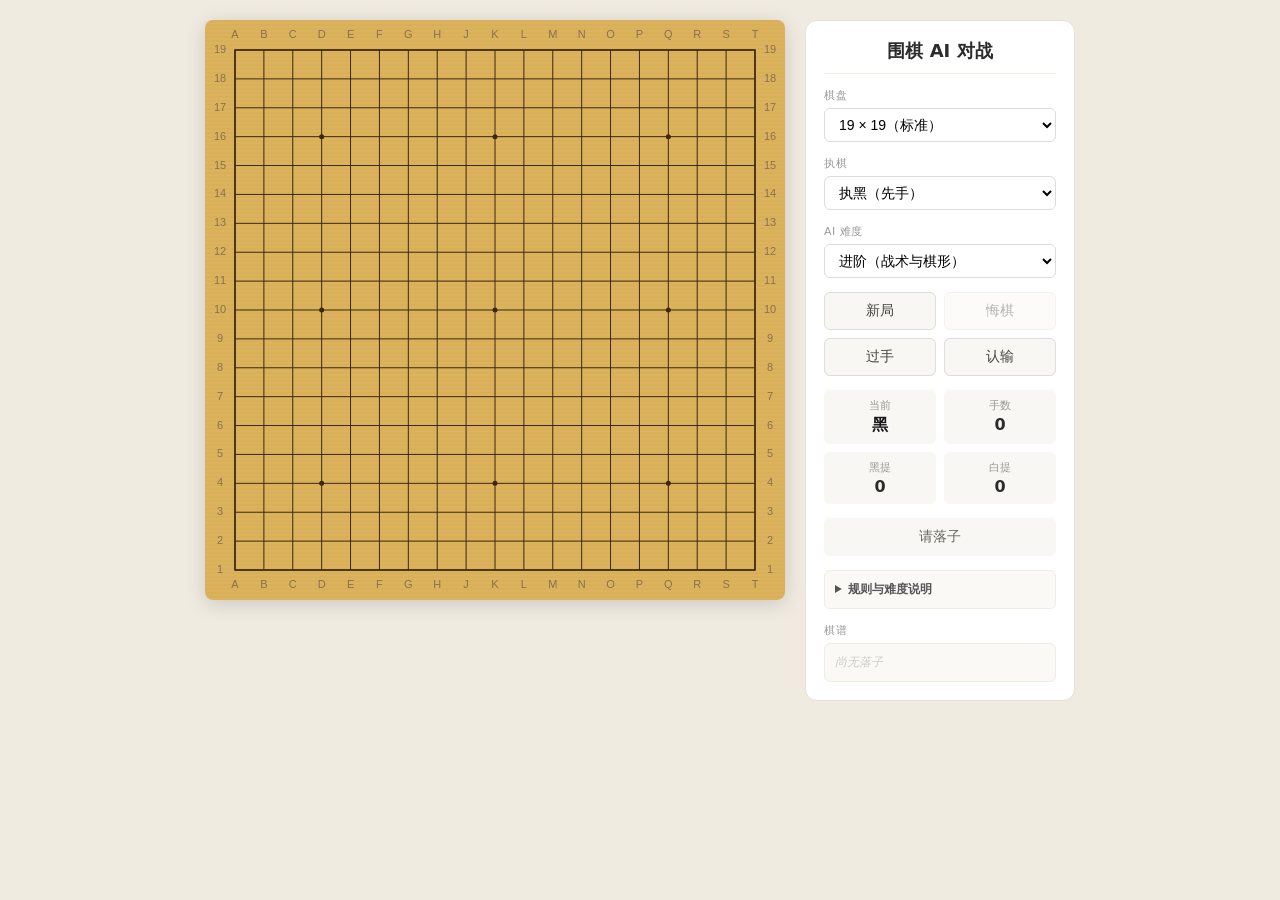
<file: 围棋/go_ai.html>
<!DOCTYPE html>
<html lang="zh-CN">
<head>
<meta charset="UTF-8">
<meta name="viewport" content="width=device-width, initial-scale=1.0">
<title>围棋 AI 对战</title>
<style>
*{margin:0;padding:0;box-sizing:border-box}
body{font-family:system-ui,-apple-system,"Segoe UI",sans-serif;background:#efebe1;color:#2c2c2c;min-height:100vh}
#app{display:flex;gap:20px;padding:20px;align-items:flex-start;justify-content:center;flex-wrap:wrap}
#board-wrap{flex-shrink:0}
#board-canvas{display:block;border-radius:8px;box-shadow:0 4px 20px rgba(0,0,0,.15)}
#panel{width:270px;background:#fff;border-radius:12px;padding:18px;border:1px solid #e5e2da;display:flex;flex-direction:column;gap:14px}
#panel h1{font-size:18px;font-weight:600;text-align:center;padding-bottom:10px;border-bottom:1px solid #f0ede5}
.section{display:flex;flex-direction:column;gap:5px}
.section label{font-size:11px;color:#999;font-weight:500;text-transform:uppercase;letter-spacing:.5px}
select{width:100%;padding:7px 10px;border:1px solid #ddd;border-radius:6px;font-size:14px;background:#fff;cursor:pointer}
select:focus{outline:none;border-color:#8a8070}
.buttons{display:grid;grid-template-columns:1fr 1fr;gap:8px}
button{padding:9px 12px;border:1px solid #ddd;border-radius:6px;background:#f8f7f3;cursor:pointer;font-size:14px;color:#444;transition:all .15s}
button:hover{background:#edeae0;border-color:#c5c0b0}
button:active{background:#e0ddd3}
button:disabled{opacity:.4;cursor:not-allowed}
.info-grid{display:grid;grid-template-columns:1fr 1fr;gap:8px}
.info-cell{background:#f8f7f3;border-radius:6px;padding:8px 10px;text-align:center}
.info-cell .lbl{font-size:11px;color:#999;margin-bottom:2px}
.info-cell .val{font-size:16px;font-weight:600}
.status-bar{padding:10px;border-radius:6px;text-align:center;font-size:14px;font-weight:500;transition:all .3s}
.status-bar.idle{background:#f8f7f3;color:#666}
.status-bar.thinking{background:#fff3e0;color:#e65100}
.status-bar.done{background:#e8f5e9;color:#2e7d32}
.status-bar.warn{background:#fbe9e7;color:#c62828}
.moves-wrap{flex:1;display:flex;flex-direction:column;min-height:0}
.moves-title{font-size:11px;color:#999;font-weight:500;text-transform:uppercase;letter-spacing:.5px;margin-bottom:5px}
.moves-list{max-height:180px;overflow-y:auto;font-family:"SF Mono",Consolas,monospace;font-size:12px;line-height:1.8;background:#faf9f6;border-radius:6px;padding:8px 10px;border:1px solid #f0ede5}
.moves-list:empty::after{content:"尚无落子";color:#ccc;font-style:italic}
.move-item{display:inline-block;margin-right:12px;white-space:nowrap}
.move-item .b{color:#1a1a1a;font-weight:700}
.move-item .w{color:#888}
.help{font-size:12px;line-height:1.55;color:#777;background:#faf9f6;border:1px solid #f0ede5;border-radius:6px;padding:9px 10px}
.help summary{cursor:pointer;color:#555;font-weight:600}
.help p{margin-top:7px}
.modal-overlay{position:fixed;inset:0;background:rgba(0,0,0,.45);display:flex;align-items:center;justify-content:center;z-index:100}
.modal-overlay.hidden{display:none}
.modal-box{background:#fff;border-radius:14px;padding:32px 40px;text-align:center;min-width:300px;box-shadow:0 8px 40px rgba(0,0,0,.2)}
.modal-box h2{font-size:20px;margin-bottom:8px}
.modal-box p{font-size:14px;color:#666;margin-bottom:20px}
.modal-box button{padding:10px 30px}
@media(max-width:680px){#app{padding:10px}#panel{width:100%;max-width:580px}}
</style>
</head>
<body>
<div id="app">
  <div id="board-wrap"><canvas id="board-canvas"></canvas></div>
  <aside id="panel">
    <h1>围棋 AI 对战</h1>
    <div class="section">
      <label>棋盘</label>
      <select id="sel-size">
        <option value="19">19 × 19（标准）</option>
        <option value="13">13 × 13</option>
        <option value="9">9 × 9（入门）</option>
      </select>
    </div>
    <div class="section">
      <label>执棋</label>
      <select id="sel-color">
        <option value="1">执黑（先手）</option>
        <option value="2">执白（后手）</option>
      </select>
    </div>
    <div class="section">
      <label>AI 难度</label>
      <select id="sel-difficulty">
        <option value="easy">入门（随机性大）</option>
        <option value="medium" selected>进阶（战术与棋形）</option>
        <option value="hard">挑战（两层预测）</option>
      </select>
    </div>
    <div class="buttons">
      <button id="btn-new">新局</button>
      <button id="btn-undo">悔棋</button>
      <button id="btn-pass">过手</button>
      <button id="btn-resign">认输</button>
    </div>
    <div class="info-grid">
      <div class="info-cell"><div class="lbl">当前</div><div class="val" id="info-turn">黑</div></div>
      <div class="info-cell"><div class="lbl">手数</div><div class="val" id="info-moves">0</div></div>
      <div class="info-cell"><div class="lbl">黑提</div><div class="val" id="info-cap-b">0</div></div>
      <div class="info-cell"><div class="lbl">白提</div><div class="val" id="info-cap-w">0</div></div>
    </div>
    <div class="status-bar idle" id="status">点击棋盘落子</div>
    <details class="help">
      <summary>规则与难度说明</summary>
      <p>采用中国数子法：活子与围住的空点都计分，白棋贴目。禁止自杀与立即还原棋形的简单劫，双方连续过手终局。本版未提供死子标记，终局前请先提掉死子。</p>
      <p>入门会在较合理的候选点中随机选择；进阶会评估提子、逃棋、打吃、连接和布局；挑战还会预测对手的最强回应。</p>
    </details>
    <div class="moves-wrap">
      <div class="moves-title">棋谱</div>
      <div class="moves-list" id="moves-list"></div>
    </div>
  </aside>
</div>
<div class="modal-overlay hidden" id="modal">
  <div class="modal-box">
    <h2 id="modal-title">对局结束</h2>
    <p id="modal-text"></p>
    <button id="btn-modal-close">确定</button>
  </div>
</div>
<script>
"use strict";
var BLACK=1,WHITE=2;
var DIRS=[[0,1],[0,-1],[1,0],[-1,0]];
var STARS={9:[[2,2],[2,6],[6,2],[6,6],[4,4]],13:[[3,3],[3,9],[9,3],[9,9],[6,6]],19:[[3,3],[3,9],[3,15],[9,3],[9,9],[9,15],[15,3],[15,9],[15,15]]};
var KOMI={9:5.5,13:6.5,19:7.5};
var LETTERS="ABCDEFGHJKLMNOPQRST";
function coordStr(x,y,size){return LETTERS[x]+(size-y)}

function GoBoard(size){
  this.size=size;
  this.cells=new Array(size*size).fill(0);
  this.prevHash=null;
}
GoBoard.prototype.get=function(x,y){return this.cells[y*this.size+x]};
GoBoard.prototype.set=function(x,y,v){this.cells[y*this.size+x]=v};
GoBoard.prototype.inBounds=function(x,y){return x>=0&&x<this.size&&y>=0&&y<this.size};
GoBoard.prototype.clone=function(){
  var b=new GoBoard(this.size);
  b.cells=this.cells.slice();
  b.prevHash=this.prevHash;
  return b;
};
GoBoard.prototype.hash=function(){return this.cells.join("")};
GoBoard.prototype.getGroup=function(x,y){
  var color=this.get(x,y);
  if(color===0)return null;
  var stones=[],libSet={},visited={},stack=[[x,y]];
  while(stack.length){
    var pt=stack.pop(),cx=pt[0],cy=pt[1],key=cy*this.size+cx;
    if(visited[key])continue;
    visited[key]=1;
    stones.push([cx,cy]);
    for(var i=0;i<4;i++){
      var nx=cx+DIRS[i][0],ny=cy+DIRS[i][1];
      if(!this.inBounds(nx,ny))continue;
      var nk=ny*this.size+nx,nc=this.get(nx,ny);
      if(nc===0)libSet[nk]=1;
      else if(nc===color&&!visited[nk])stack.push([nx,ny]);
    }
  }
  return{stones:stones,liberties:Object.keys(libSet).length};
};
GoBoard.prototype.tryMove=function(x,y,color){
  if(this.get(x,y)!==0)return{ok:false,reason:"occupied"};
  var nb=this.clone();
  nb.set(x,y,color);
  var opp=color===BLACK?WHITE:BLACK,captures=0;
  for(var i=0;i<4;i++){
    var nx=x+DIRS[i][0],ny=y+DIRS[i][1];
    if(!nb.inBounds(nx,ny))continue;
    if(nb.get(nx,ny)===opp){
      var g=nb.getGroup(nx,ny);
      if(g.liberties===0){
        for(var j=0;j<g.stones.length;j++){nb.set(g.stones[j][0],g.stones[j][1],0);captures++}
      }
    }
  }
  var og=nb.getGroup(x,y);
  if(og.liberties===0)return{ok:false,reason:"suicide"};
  if(this.prevHash!==null&&nb.hash()===this.prevHash)return{ok:false,reason:"ko"};
  nb.prevHash=this.hash();
  return{ok:true,captures:captures,board:nb};
};
GoBoard.prototype.getRelevantMoves=function(){
  var set={},hasStones=false;
  for(var y=0;y<this.size;y++)for(var x=0;x<this.size;x++){
    if(this.cells[y*this.size+x]!==0){
      hasStones=true;
      for(var dy=-2;dy<=2;dy++)for(var dx=-2;dx<=2;dx++){
        var nx=x+dx,ny=y+dy;
        if(this.inBounds(nx,ny)&&this.get(nx,ny)===0)set[ny*this.size+nx]=1;
      }
    }
  }
  if(!hasStones){var c=Math.floor(this.size/2);return[{x:c,y:c}]}
  var arr=[];
  for(var k in set)arr.push({x:k%this.size,y:Math.floor(k/this.size)});
  return arr;
};
GoBoard.prototype.isEye=function(x,y,color){
  for(var i=0;i<4;i++){
    var nx=x+DIRS[i][0],ny=y+DIRS[i][1];
    if(!this.inBounds(nx,ny))continue;
    if(this.get(nx,ny)!==color)return false;
  }
  var opp=color===BLACK?WHITE:BLACK,diagOpp=0,onEdge=false;
  for(var dx=-1;dx<=1;dx+=2)for(var dy=-1;dy<=1;dy+=2){
    var nx=x+dx,ny=y+dy;
    if(!this.inBounds(nx,ny)){onEdge=true;continue}
    if(this.get(nx,ny)===opp)diagOpp++;
  }
  if(onEdge&&diagOpp>0)return false;
  if(diagOpp>1)return false;
  return true;
};
GoBoard.prototype.score=function(){
  var visited={},bArea=0,wArea=0;
  for(var i=0;i<this.cells.length;i++){
    if(this.cells[i]===BLACK)bArea++;
    else if(this.cells[i]===WHITE)wArea++;
  }
  for(var y=0;y<this.size;y++)for(var x=0;x<this.size;x++){
    var key=y*this.size+x;
    if(visited[key]||this.cells[key]!==0)continue;
    var region=[],borders={},queue=[[x,y]],qi=0;
    while(qi<queue.length){
      var cx=queue[qi][0],cy=queue[qi][1];qi++;
      var ck=cy*this.size+cx;
      if(visited[ck])continue;
      visited[ck]=1;
      region.push(ck);
      for(var i=0;i<4;i++){
        var nx=cx+DIRS[i][0],ny=cy+DIRS[i][1];
        if(!this.inBounds(nx,ny))continue;
        var nc=this.get(nx,ny);
        if(nc===0)queue.push([nx,ny]);
        else borders[nc]=1;
      }
    }
    var bc=borders[BLACK],wc=borders[WHITE];
    if(bc&&!wc)bArea+=region.length;
    else if(wc&&!bc)wArea+=region.length;
  }
  var komi=KOMI[this.size]||7.5;
  return{black:bArea,white:wArea+komi,komi:komi};
};

function GoAI(){}
GoAI.prototype.getMove=function(board,color,difficulty,context){
  var scored=this.rankMoves(board,color);
  if(!scored.length)return null;
  if(this.shouldPass(board,scored,context))return null;
  if(difficulty==="easy"){
    var pool=scored.slice(0,Math.min(Math.max(6,Math.ceil(scored.length*0.12)),18));
    return pool[Math.floor(Math.random()*pool.length)].move;
  }
  if(difficulty==="medium"){
    var top=scored.slice(0,Math.min(4,scored.length));
    var pick=Math.random(),idx=pick<0.62?0:(pick<0.84?1:(pick<0.95?2:3));
    return top[Math.min(idx,top.length-1)].move;
  }
  return this.lookaheadMove(board,color,scored);
};
GoAI.prototype.rankMoves=function(board,color){
  var scored=[];
  for(var y=0;y<board.size;y++)for(var x=0;x<board.size;x++){
    if(board.get(x,y)!==0)continue;
    var r=board.tryMove(x,y,color);
    if(!r.ok)continue;
    if(board.isEye(x,y,color)&&r.captures===0)continue;
    var sc=this.evalMove(board,r.board,x,y,color,r.captures);
    scored.push({move:{x:x,y:y},score:sc,result:r});
  }
  scored.sort(function(a,b){return b.score-a.score});
  return scored;
};
GoAI.prototype.lookaheadMove=function(board,color,scored){
  var top=scored.slice(0,Math.min(12,scored.length));
  var opp=color===BLACK?WHITE:BLACK;
  for(var i=0;i<top.length;i++){
    var replies=this.rankMoves(top[i].result.board,opp);
    var replyScore=replies.length?replies[0].score:0;
    top[i].searchScore=top[i].score-replyScore*0.72;
    var ownAfter=top[i].result.board.getGroup(top[i].move.x,top[i].move.y);
    if(ownAfter&&ownAfter.liberties===1)top[i].searchScore-=12;
  }
  top.sort(function(a,b){return b.searchScore-a.searchScore});
  return top[0].move;
};
GoAI.prototype.shouldPass=function(board,scored,context){
  var stones=0;
  for(var i=0;i<board.cells.length;i++)if(board.cells[i]!==0)stones++;
  var fill=stones/board.cells.length,best=scored[0];
  if(!context||!context.lastWasPass)return false;
  if(best.result.captures>0)return false;
  return fill>0.58&&best.score<13;
};
GoAI.prototype.groupKey=function(group){
  var min=Infinity;
  for(var i=0;i<group.stones.length;i++){
    var k=group.stones[i][1]*100+group.stones[i][0];
    if(k<min)min=k;
  }
  return String(min);
};
GoAI.prototype.evalMove=function(oldBoard,nb,x,y,color,captures){
  var opp=color===BLACK?WHITE:BLACK,score=captures*18;
  var friendly={},enemy={},saved=0;
  for(var i=0;i<4;i++){
    var nx=x+DIRS[i][0],ny=y+DIRS[i][1];
    if(!oldBoard.inBounds(nx,ny))continue;
    var nc=oldBoard.get(nx,ny),g,key;
    if(nc===color){
      g=oldBoard.getGroup(nx,ny);key=this.groupKey(g);friendly[key]=1;
      if(g.liberties===1)saved+=g.stones.length;
    }else if(nc===opp){
      g=oldBoard.getGroup(nx,ny);key=this.groupKey(g);enemy[key]=1;
    }
  }
  score+=saved*13;
  var friendlyCount=Object.keys(friendly).length,enemyCount=Object.keys(enemy).length;
  if(friendlyCount>=2)score+=(friendlyCount-1)*5;
  if(enemyCount>=2)score+=(enemyCount-1)*4;
  for(i=0;i<4;i++){
    nx=x+DIRS[i][0];ny=y+DIRS[i][1];
    if(!nb.inBounds(nx,ny)||nb.get(nx,ny)!==opp)continue;
    var eg=nb.getGroup(nx,ny);
    if(eg.liberties===1)score+=eg.stones.length*8+5;
    else if(eg.liberties===2)score+=Math.min(eg.stones.length,5)*2;
  }
  var ownG=nb.getGroup(x,y);
  score+=Math.min(ownG.liberties,8)*1.3;
  if(ownG.liberties===1&&captures===0)score-=32;
  else if(ownG.liberties===2&&captures===0)score-=5;

  var stoneCount=0,near1=0,near2=0,nearest=99;
  for(i=0;i<oldBoard.cells.length;i++){
    if(oldBoard.cells[i]===0)continue;
    stoneCount++;
    var sx=i%oldBoard.size,sy=Math.floor(i/oldBoard.size);
    var d=Math.max(Math.abs(sx-x),Math.abs(sy-y));
    if(d<nearest)nearest=d;
    if(d===1)near1++;else if(d===2)near2++;
  }
  score+=near1*0.8+near2*0.35;
  if(nearest>=3&&nearest<=6)score+=2.5;
  if(near1>=3&&captures===0)score-=3;

  var openingLimit=Math.max(12,Math.floor(oldBoard.size*1.2));
  if(stoneCount<openingLimit){
    var edge=Math.min(x,y,oldBoard.size-1-x,oldBoard.size-1-y);
    if(edge===0)score-=10;
    else if(edge===1)score-=4;
    else if(edge===2)score+=oldBoard.size===9?8:6;
    else if(edge===3)score+=oldBoard.size>=13?8:2;
    var ex=Math.min(x,oldBoard.size-1-x),ey=Math.min(y,oldBoard.size-1-y);
    if((ex===2||ex===3)&&(ey===2||ey===3))score+=7;
    var center=(oldBoard.size-1)/2;
    if(oldBoard.size>=13&&Math.abs(x-center)<2&&Math.abs(y-center)<2)score-=4;
  }
  return score;
};

function Renderer(canvas){
  this.canvas=canvas;
  this.ctx=canvas.getContext("2d");
  this.hoverPos=null;
}
Renderer.prototype.setup=function(size){
  this.size=size;
  var maxS=580,availW,availH=window.innerHeight-40;
  if(window.innerWidth>700){availW=Math.min(window.innerWidth-320,maxS)}
  else{availW=Math.min(window.innerWidth-40,maxS)}
  var ds=Math.max(300,Math.min(availW,availH,maxS));
  var dpr=window.devicePixelRatio||1;
  this.canvas.width=ds*dpr;
  this.canvas.height=ds*dpr;
  this.canvas.style.width=ds+"px";
  this.canvas.style.height=ds+"px";
  this.ctx.setTransform(1,0,0,1,0,0);
  this.ctx.scale(dpr,dpr);
  this.ds=ds;
  this.margin=ds>400?30:22;
  this.cellSize=(ds-2*this.margin)/(size-1);
  this.stoneR=this.cellSize*0.46;
};
Renderer.prototype.boardToPx=function(x,y){
  return{px:this.margin+x*this.cellSize,py:this.margin+y*this.cellSize};
};
Renderer.prototype.pxToBoard=function(px,py){
  var x=Math.round((px-this.margin)/this.cellSize);
  var y=Math.round((py-this.margin)/this.cellSize);
  if(x<0||x>=this.size||y<0||y>=this.size)return null;
  var bx=this.margin+x*this.cellSize,by=this.margin+y*this.cellSize;
  if(Math.abs(px-bx)>this.cellSize*0.5||Math.abs(py-by)>this.cellSize*0.5)return null;
  return{x:x,y:y};
};
Renderer.prototype.drawStone=function(px,py,color){
  var ctx=this.ctx,r=this.stoneR;
  var grad=ctx.createRadialGradient(px-r*0.3,py-r*0.3,r*0.1,px,py,r);
  if(color===BLACK){grad.addColorStop(0,"#5a5a5a");grad.addColorStop(1,"#0d0d0d")}
  else{grad.addColorStop(0,"#ffffff");grad.addColorStop(1,"#c8c4be")}
  ctx.fillStyle=grad;
  ctx.beginPath();
  ctx.arc(px,py,r,0,Math.PI*2);
  ctx.fill();
};
Renderer.prototype.draw=function(board,lastMove,currentColor,playerCanMove){
  var ctx=this.ctx,s=this.ds;
  ctx.fillStyle="#dcb35c";
  ctx.fillRect(0,0,s,s);
  ctx.fillStyle="rgba(200,160,80,0.15)";
  for(var i=0;i<s;i+=4){
    ctx.fillRect(0,i,s,2);
  }
  ctx.strokeStyle="#3a2810";
  ctx.lineWidth=1;
  var gridEnd=this.margin+(this.size-1)*this.cellSize;
  for(i=0;i<this.size;i++){
    var p=this.margin+i*this.cellSize;
    ctx.beginPath();ctx.moveTo(this.margin,p);ctx.lineTo(gridEnd,p);ctx.stroke();
    ctx.beginPath();ctx.moveTo(p,this.margin);ctx.lineTo(p,gridEnd);ctx.stroke();
  }
  ctx.lineWidth=1.5;
  ctx.strokeRect(this.margin,this.margin,gridEnd-this.margin,gridEnd-this.margin);
  ctx.fillStyle="#3a2810";
  var stars=STARS[this.size]||[];
  for(i=0;i<stars.length;i++){
    var sp=this.boardToPx(stars[i][0],stars[i][1]);
    ctx.beginPath();
    ctx.arc(sp.px,sp.py,this.cellSize>30?3.5:2.5,0,Math.PI*2);
    ctx.fill();
  }
  ctx.fillStyle="#8a7050";
  ctx.font="11px sans-serif";
  ctx.textAlign="center";
  ctx.textBaseline="middle";
  for(i=0;i<this.size;i++){
    p=this.margin+i*this.cellSize;
    ctx.fillText(LETTERS[i],p,this.margin/2);
    ctx.fillText(LETTERS[i],p,s-this.margin/2);
    ctx.fillText(String(this.size-i),this.margin/2,p);
    ctx.fillText(String(this.size-i),s-this.margin/2,p);
  }
  for(var y=0;y<this.size;y++)for(var x=0;x<this.size;x++){
    var c=board.get(x,y);
    if(c===0)continue;
    var pp=this.boardToPx(x,y);
    this.drawStone(pp.px,pp.py,c);
  }
  if(lastMove){
    var lp=this.boardToPx(lastMove.x,lastMove.y);
    ctx.fillStyle=lastMove.color===BLACK?"#fff":"#000";
    ctx.beginPath();
    ctx.arc(lp.px,lp.py,this.stoneR*0.3,0,Math.PI*2);
    ctx.fill();
  }
  if(playerCanMove&&this.hoverPos&&board.get(this.hoverPos.x,this.hoverPos.y)===0){
    var hp=this.boardToPx(this.hoverPos.x,this.hoverPos.y);
    ctx.globalAlpha=0.45;
    this.drawStone(hp.px,hp.py,currentColor);
    ctx.globalAlpha=1;
  }
};

function Game(){
  this.size=19;
  this.playerColor=BLACK;
  this.difficulty="medium";
  this.ai=new GoAI();
  this.newGame(19,BLACK,"medium");
}
Game.prototype.newGame=function(size,pc,diff){
  this.gameId=(this.gameId||0)+1;
  this.size=size;
  this.playerColor=pc;
  this.difficulty=diff;
  this.board=new GoBoard(size);
  this.history=[];
  this.currentPlayer=BLACK;
  this.consecutivePasses=0;
  this.gameOver=false;
  this.blackCaps=0;
  this.whiteCaps=0;
  this.aiThinking=false;
  this.result=null;
  this._modalShown=false;
};
Game.prototype.lastMove=function(){
  if(!this.history.length)return null;
  var h=this.history[this.history.length-1];
  return{x:h.x,y:h.y,color:h.color};
};
Game.prototype.playMove=function(x,y){
  if(this.gameOver||this.aiThinking)return false;
  if(this.currentPlayer!==this.playerColor)return false;
  var color=this.currentPlayer;
  var r=this.board.tryMove(x,y,color);
  if(!r.ok)return false;
  this.history.push({x:x,y:y,color:color,snapshot:this.board.clone(),captures:r.captures});
  this.board=r.board;
  if(color===BLACK)this.blackCaps+=r.captures;else this.whiteCaps+=r.captures;
  this.currentPlayer=color===BLACK?WHITE:BLACK;
  this.consecutivePasses=0;
  return true;
};
Game.prototype.pass=function(){
  if(this.gameOver||this.aiThinking)return;
  if(this.currentPlayer!==this.playerColor)return;
  this.history.push({x:-1,y:-1,color:this.currentPlayer,snapshot:this.board.clone(),captures:0,pass:true});
  this.currentPlayer=this.currentPlayer===BLACK?WHITE:BLACK;
  this.consecutivePasses++;
  if(this.consecutivePasses>=2)this.endGame();
};
Game.prototype.undo=function(){
  if(!this.history.length||this.aiThinking||this.gameOver)return;
  var toPop=1;
  if(this.history.length>=2){
    var last=this.history[this.history.length-1];
    if(last.color!==this.playerColor)toPop=2;
  }
  var snap=null;
  for(var i=0;i<toPop&&this.history.length>0;i++){
    var p=this.history.pop();
    if(p.color===BLACK)this.blackCaps-=p.captures;else this.whiteCaps-=p.captures;
    snap=p.snapshot;
  }
  if(snap)this.board=snap.clone();
  this.consecutivePasses=0;
  if(this.history.length===0){
    this.currentPlayer=BLACK;
  }else{
    this.currentPlayer=this.playerColor;
  }
};
Game.prototype.resign=function(){
  if(this.gameOver)return;
  this.gameOver=true;
  this.result={winner:this.playerColor===BLACK?WHITE:BLACK,resigned:true};
};
Game.prototype.aiTurn=function(){
  var self=this,gameId=this.gameId;
  this.aiThinking=true;
  updateUI();
  setTimeout(function(){
    if(self.gameId!==gameId)return;
    var color=self.currentPlayer;
    var last=self.history.length?self.history[self.history.length-1]:null;
    var move=self.ai.getMove(self.board,color,self.difficulty,{lastWasPass:!!(last&&last.pass)});
    if(move===null){
      self.history.push({x:-1,y:-1,color:color,snapshot:self.board.clone(),captures:0,pass:true});
      self.currentPlayer=color===BLACK?WHITE:BLACK;
      self.consecutivePasses++;
      if(self.consecutivePasses>=2)self.endGame();
    }else{
      var r=self.board.tryMove(move.x,move.y,color);
      if(r.ok){
        self.history.push({x:move.x,y:move.y,color:color,snapshot:self.board.clone(),captures:r.captures});
        self.board=r.board;
        if(color===BLACK)self.blackCaps+=r.captures;else self.whiteCaps+=r.captures;
        self.currentPlayer=color===BLACK?WHITE:BLACK;
        self.consecutivePasses=0;
      }
    }
    self.aiThinking=false;
    updateUI();
  },300);
};
Game.prototype.endGame=function(){
  this.gameOver=true;
  var s=this.board.score();
  this.result={winner:s.black>s.white?BLACK:WHITE,score:s,resigned:false};
};

var game,renderer;

function redraw(){
  var lm=game.lastMove();
  game.lm=(lm&&lm.x>=0)?lm:null;
  var canMove=!game.gameOver&&!game.aiThinking&&game.currentPlayer===game.playerColor;
  renderer.draw(game.board,game.lm,game.currentPlayer,canMove);
}
function updateUI(){
  document.getElementById("info-turn").textContent=game.currentPlayer===BLACK?"黑":"白";
  document.getElementById("info-turn").style.color=game.currentPlayer===BLACK?"#1a1a1a":"#888";
  document.getElementById("info-moves").textContent=game.history.length;
  document.getElementById("info-cap-b").textContent=game.blackCaps;
  document.getElementById("info-cap-w").textContent=game.whiteCaps;
  var st=document.getElementById("status");
  st.className="status-bar idle";
  if(game.gameOver){
    if(game.result){
      if(game.result.resigned){
        st.textContent=(game.result.winner===BLACK?"黑":"白")+"胜（对方认输）";
      }else{
        var s=game.result.score;
        var win=s.black>s.white?"黑":"白";
        var diff=Math.abs(s.black-s.white).toFixed(1);
        st.textContent=win+"胜 "+diff+"目";
      }
      st.className="status-bar done";
    }
  }else if(game.aiThinking){
    st.textContent="AI 思考中…";
    st.className="status-bar thinking";
  }else if(game.currentPlayer===game.playerColor){
    st.textContent="请落子";
  }else{
    st.textContent="等待 AI…";
  }
  var ml=document.getElementById("moves-list");
  ml.innerHTML="";
  for(var i=0;i<game.history.length;i++){
    var h=game.history[i];
    var sp=document.createElement("span");
    sp.className="move-item";
    var sym=h.color===BLACK?"<span class='b'>●</span>":"<span class='w'>○</span>";
    var coord=h.pass?"pass":coordStr(h.x,h.y,game.size);
    var cap=h.captures>0?" (提"+h.captures+")":"";
    sp.innerHTML=(i+1)+"."+sym+" "+coord+cap;
    ml.appendChild(sp);
  }
  ml.scrollTop=ml.scrollHeight;
  document.getElementById("btn-undo").disabled=!game.history.length||game.aiThinking||game.gameOver;
  document.getElementById("btn-pass").disabled=game.aiThinking||game.gameOver||game.currentPlayer!==game.playerColor;
  document.getElementById("btn-resign").disabled=game.gameOver;
  if(game.gameOver&&game.result&&!game._modalShown){
    game._modalShown=true;
    showModal(game.result);
  }
  redraw();
}
function showModal(result){
  var t=document.getElementById("modal-title");
  var tx=document.getElementById("modal-text");
  if(result.resigned){
    t.textContent=(result.winner===BLACK?"黑棋":"白棋")+"胜利";
    tx.textContent="对方认输";
  }else{
    var s=result.score;
    var win=s.black>s.white?"黑棋":"白棋";
    var diff=Math.abs(s.black-s.white).toFixed(1);
    t.textContent=win+"胜 "+diff+"目";
    tx.textContent="黑 "+s.black+"  ／  白 "+s.white+"（含贴目 "+s.komi+"）";
  }
  document.getElementById("modal").classList.remove("hidden");
}
function startNewGame(){
  var size=parseInt(document.getElementById("sel-size").value);
  var color=parseInt(document.getElementById("sel-color").value);
  var diff=document.getElementById("sel-difficulty").value;
  renderer.setup(size);
  game.newGame(size,color,diff);
  document.getElementById("modal").classList.add("hidden");
  updateUI();
  if(game.playerColor===WHITE&&!game.gameOver)game.aiTurn();
}
function initEvents(){
  var canvas=document.getElementById("board-canvas");
  canvas.addEventListener("click",function(e){
    if(game.gameOver||game.aiThinking)return;
    if(game.currentPlayer!==game.playerColor)return;
    var rect=canvas.getBoundingClientRect();
    var px=e.clientX-rect.left,py=e.clientY-rect.top;
    var pos=renderer.pxToBoard(px,py);
    if(!pos)return;
    if(game.playMove(pos.x,pos.y)){
      updateUI();
      if(!game.gameOver)game.aiTurn();
    }else{
      var st=document.getElementById("status");
      var prev=st.textContent,pc=st.className;
      var check=game.board.tryMove(pos.x,pos.y,game.playerColor);
      var reasons={occupied:"这里已有棋子",suicide:"禁止自杀",ko:"劫争：不能立即提回"};
      st.textContent=reasons[check.reason]||"禁着点";st.className="status-bar warn";
      setTimeout(function(){st.textContent=prev;st.className=pc},1200);
    }
  });
  canvas.addEventListener("mousemove",function(e){
    if(game.gameOver||game.aiThinking||game.currentPlayer!==game.playerColor){
      if(renderer.hoverPos){renderer.hoverPos=null;redraw()}
      return;
    }
    var rect=canvas.getBoundingClientRect();
    var pos=renderer.pxToBoard(e.clientX-rect.left,e.clientY-rect.top);
    if(pos&&game.board.get(pos.x,pos.y)===0){
      if(!renderer.hoverPos||renderer.hoverPos.x!==pos.x||renderer.hoverPos.y!==pos.y){
        renderer.hoverPos=pos;redraw();
      }
    }else if(renderer.hoverPos){
      renderer.hoverPos=null;redraw();
    }
  });
  canvas.addEventListener("mouseleave",function(){
    if(renderer.hoverPos){renderer.hoverPos=null;redraw()}
  });
  document.getElementById("btn-new").addEventListener("click",startNewGame);
  document.getElementById("btn-undo").addEventListener("click",function(){
    game.undo();updateUI();
    if(!game.gameOver&&!game.aiThinking&&game.currentPlayer!==game.playerColor)game.aiTurn();
  });
  document.getElementById("btn-pass").addEventListener("click",function(){
    if(game.gameOver||game.aiThinking)return;
    if(game.currentPlayer!==game.playerColor)return;
    game.pass();updateUI();
    if(!game.gameOver)game.aiTurn();
  });
  document.getElementById("btn-resign").addEventListener("click",function(){
    if(game.gameOver)return;
    game.resign();updateUI();
  });
  document.getElementById("btn-modal-close").addEventListener("click",function(){
    document.getElementById("modal").classList.add("hidden");
  });
  document.getElementById("sel-size").addEventListener("change",startNewGame);
  document.getElementById("sel-color").addEventListener("change",startNewGame);
  document.getElementById("sel-difficulty").addEventListener("change",startNewGame);
  window.addEventListener("resize",function(){
    renderer.setup(game.size);redraw();
  });
}
window.addEventListener("DOMContentLoaded",function(){
  renderer=new Renderer(document.getElementById("board-canvas"));
  game=new Game();
  initEvents();
  startNewGame();
});
</script>
</body>
</html>
</file>
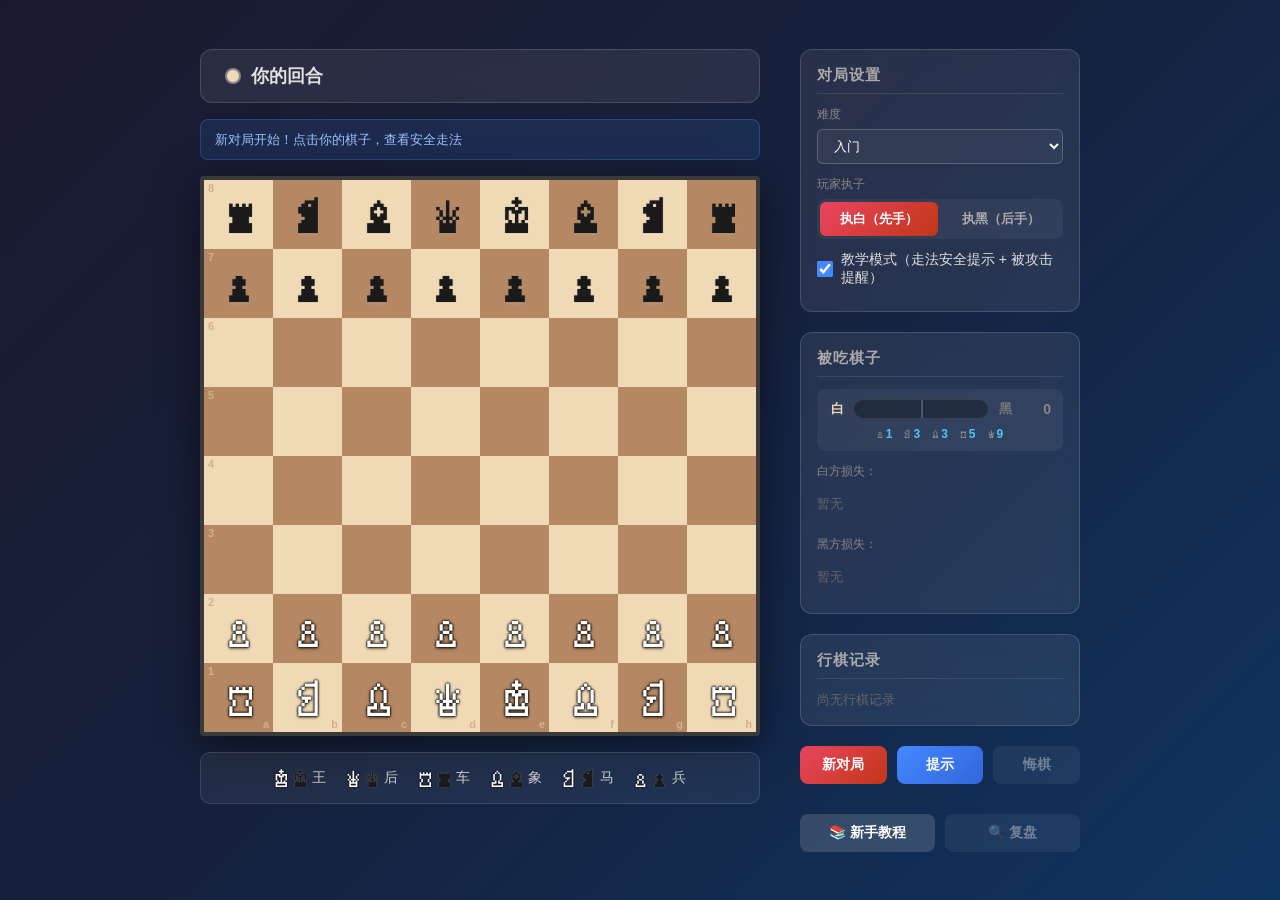
<file: 国际象棋/国际象棋.html>
<!DOCTYPE html>
<html lang="zh-CN">
<head>
<meta charset="UTF-8">
<meta name="viewport" content="width=device-width, initial-scale=1.0">
<title>国际象棋</title>
<style>
  * { margin: 0; padding: 0; box-sizing: border-box; }

  body {
    font-family: "Segoe UI", "PingFang SC", "Microsoft YaHei", sans-serif;
    background: linear-gradient(135deg, #1a1a2e 0%, #16213e 50%, #0f3460 100%);
    min-height: 100vh;
    display: flex;
    align-items: center;
    justify-content: center;
    padding: 20px;
    color: #e0e0e0;
  }

  .game-container {
    display: flex;
    gap: 40px;
    align-items: flex-start;
    flex-wrap: wrap;
    justify-content: center;
  }

  .board-wrapper {
    display: flex;
    flex-direction: column;
    align-items: center;
    gap: 16px;
  }

  .status-bar {
    width: 560px;
    max-width: 90vw;
    background: rgba(255,255,255,0.08);
    border: 1px solid rgba(255,255,255,0.15);
    border-radius: 12px;
    padding: 14px 24px;
    display: flex;
    align-items: center;
    justify-content: space-between;
    font-size: 18px;
    backdrop-filter: blur(10px);
    min-height: 52px;
  }

  .turn-indicator {
    display: flex;
    align-items: center;
    gap: 10px;
    font-weight: 600;
  }

  .turn-dot {
    width: 16px;
    height: 16px;
    border-radius: 50%;
    border: 2px solid #888;
  }
  .turn-dot.white { background: #f0d9b5; }
  .turn-dot.black { background: #333; }

  .status-text {
    font-size: 15px;
    color: #ff6b6b;
    font-weight: 700;
  }

  .ai-thinking {
    font-size: 15px;
    color: #4fc3f7;
    font-weight: 600;
    display: flex;
    align-items: center;
    gap: 6px;
  }
  .thinking-dot {
    width: 6px;
    height: 6px;
    border-radius: 50%;
    background: #4fc3f7;
    animation: dot-pulse 1.2s ease-in-out infinite;
  }
  .thinking-dot:nth-child(2) { animation-delay: 0.2s; }
  .thinking-dot:nth-child(3) { animation-delay: 0.4s; }
  @keyframes dot-pulse {
    0%, 80%, 100% { opacity: 0.3; transform: scale(0.8); }
    40% { opacity: 1; transform: scale(1); }
  }

  .board-container { position: relative; }

  .chess-board {
    display: grid;
    grid-template-columns: repeat(8, 1fr);
    grid-template-rows: repeat(8, 1fr);
    width: 560px;
    height: 560px;
    max-width: 90vw;
    max-height: 90vw;
    border: 4px solid #3a3a3a;
    border-radius: 4px;
    box-shadow: 0 10px 40px rgba(0,0,0,0.5);
    overflow: hidden;
  }

  .square {
    display: flex;
    align-items: center;
    justify-content: center;
    font-size: 52px;
    cursor: pointer;
    user-select: none;
    position: relative;
    transition: background 0.15s;
  }
  .square.light { background: #f0d9b5; }
  .square.dark { background: #b58863; }
  .square.selected {
    background: #ffd500 !important;
    box-shadow: inset 0 0 0 3px #ff8c00;
  }
  .square.valid-move::after, .square.move-trade::after, .square.move-risk::after {
    content: '';
    position: absolute;
    width: 28%; height: 28%;
    border-radius: 50%;
    pointer-events: none;
  }
  .square.valid-move::after { background: rgba(0,180,0,0.55); }
  .square.move-trade::after { background: rgba(255,170,0,0.65); }
  .square.move-risk::after { background: rgba(220,0,0,0.65); }
  .square.valid-capture::after {
    content: '';
    position: absolute;
    width: 100%; height: 100%;
    box-shadow: inset 0 0 0 4px rgba(220,0,0,0.7);
    border-radius: 4px;
    pointer-events: none;
  }
  .square.attacked {
    box-shadow: inset 0 0 0 3px rgba(255,140,0,0.7);
  }
  .square.hint-from {
    box-shadow: inset 0 0 0 4px #4488ff !important;
  }
  .square.hint-to {
    box-shadow: inset 0 0 0 4px #4488ff !important;
    animation: hint-pulse 1s ease-in-out infinite;
  }
  @keyframes hint-pulse {
    0%,100% { box-shadow: inset 0 0 0 4px rgba(68,136,255,0.6) !important; }
    50% { box-shadow: inset 0 0 0 4px rgba(68,136,255,1) !important; }
  }
  .square.last-move { background: #f7e88c !important; }
  .square.last-move.dark { background: #d4a84b !important; }
  .square.in-check {
    box-shadow: inset 0 0 0 4px red;
    animation: check-pulse 0.8s ease-in-out infinite;
  }
  @keyframes check-pulse {
    0%,100% { box-shadow: inset 0 0 0 4px rgba(255,0,0,0.6); }
    50% { box-shadow: inset 0 0 0 4px rgba(255,0,0,1); }
  }

  .piece {
    line-height: 1;
    text-shadow: 0 2px 3px rgba(0,0,0,0.3);
    transition: transform 0.1s;
  }
  .piece.white {
    color: #fff;
    text-shadow: 0 0 1px #000, 0 0 2px #000, 0 0 3px #000, 0 2px 3px rgba(0,0,0,0.4);
  }
  .piece.black {
    color: #1a1a1a;
    text-shadow: 0 0 1px #555, 0 2px 3px rgba(255,255,255,0.1);
  }
  .square:hover .piece { transform: scale(1.1); }

  .coord-label {
    position: absolute;
    font-size: 11px;
    font-weight: 700;
    opacity: 0.5;
    pointer-events: none;
  }
  .coord-file { bottom: 2px; right: 4px; }
  .coord-rank { top: 2px; left: 4px; }
  .light .coord-label { color: #b58863; }
  .dark .coord-label { color: #f0d9b5; }

  /* Side panel */
  .side-panel {
    width: 280px;
    display: flex;
    flex-direction: column;
    gap: 20px;
  }
  .panel-card {
    background: rgba(255,255,255,0.08);
    border: 1px solid rgba(255,255,255,0.15);
    border-radius: 12px;
    padding: 16px;
    backdrop-filter: blur(10px);
  }
  .panel-card h3 {
    font-size: 15px;
    margin-bottom: 12px;
    color: #aaa;
    text-transform: uppercase;
    letter-spacing: 1px;
    border-bottom: 1px solid rgba(255,255,255,0.1);
    padding-bottom: 8px;
  }

  .setting-row { margin-bottom: 12px; }
  .setting-row:last-child { margin-bottom: 0; }
  .setting-row > label {
    display: block;
    font-size: 12px;
    color: #888;
    margin-bottom: 6px;
  }

  .toggle-group {
    display: flex;
    gap: 4px;
    background: rgba(255,255,255,0.05);
    border-radius: 8px;
    padding: 3px;
  }
  .toggle-btn {
    flex: 1;
    padding: 8px 12px;
    border: none;
    border-radius: 6px;
    font-size: 13px;
    font-weight: 600;
    cursor: pointer;
    transition: all 0.2s;
    background: transparent;
    color: #aaa;
  }
  .toggle-btn.active {
    background: linear-gradient(135deg, #e94560, #c23616);
    color: #fff;
  }
  .toggle-btn:hover:not(.active) {
    background: rgba(255,255,255,0.1);
    color: #fff;
  }

  select {
    width: 100%;
    padding: 8px 12px;
    border: 1px solid rgba(255,255,255,0.2);
    border-radius: 6px;
    background: rgba(255,255,255,0.05);
    color: #fff;
    font-size: 13px;
    cursor: pointer;
  }
  select option { background: #1a1a2e; }

  .captured-row {
    min-height: 40px;
    display: flex;
    flex-wrap: wrap;
    gap: 2px;
    font-size: 28px;
    line-height: 1;
    align-items: center;
  }
  .captured-row .empty-hint { font-size: 13px; color: #666; }
  .captured-row.white-captured .piece { color: #ddd; }
  .captured-row.black-captured .piece { color: #222; }

  .material-section {
    margin-bottom: 12px;
    padding: 10px 12px;
    background: rgba(255,255,255,0.05);
    border-radius: 8px;
  }
  .material-bar-wrap {
    display: flex;
    align-items: center;
    gap: 8px;
    margin-bottom: 8px;
  }
  .material-label {
    font-size: 13px;
    font-weight: 700;
    width: 16px;
    text-align: center;
    flex-shrink: 0;
  }
  .material-label.white { color: #f0d9b5; }
  .material-label.black { color: #777; }
  .material-bar {
    flex: 1;
    height: 20px;
    background: rgba(0,0,0,0.3);
    border-radius: 10px;
    position: relative;
    overflow: hidden;
    border: 1px solid rgba(255,255,255,0.1);
  }
  .material-bar-center {
    position: absolute;
    top: 0; bottom: 0;
    left: 50%;
    width: 2px;
    background: rgba(255,255,255,0.2);
  }
  .material-bar-fill {
    position: absolute;
    top: 0; bottom: 0;
    transition: all 0.3s ease;
    border-radius: 10px;
  }
  .material-bar-fill.white {
    background: linear-gradient(90deg, #f0d9b5, #e8c89a);
    right: 50%;
  }
  .material-bar-fill.black {
    background: linear-gradient(90deg, #555, #333);
    left: 50%;
  }
  .material-score {
    font-size: 14px;
    font-weight: 700;
    min-width: 30px;
    text-align: right;
    flex-shrink: 0;
  }
  .material-score.white-adv { color: #6fc3f7; }
  .material-score.black-adv { color: #ff8a65; }
  .material-score.even { color: #888; }
  .piece-value-legend {
    display: flex;
    justify-content: center;
    gap: 12px;
    font-size: 12px;
    color: #999;
    flex-wrap: wrap;
  }
  .piece-value-legend span { display: flex; align-items: center; gap: 3px; }
  .piece-value-legend .v { color: #4fc3f7; font-weight: 700; }

  .move-list {
    max-height: 200px;
    overflow-y: auto;
    font-family: "Courier New", monospace;
    font-size: 14px;
  }
  .move-list::-webkit-scrollbar { width: 6px; }
  .move-list::-webkit-scrollbar-thumb { background: #555; border-radius: 3px; }
  .move-entry {
    display: flex;
    gap: 8px;
    padding: 3px 4px;
    border-radius: 4px;
  }
  .move-entry:nth-child(odd) { background: rgba(255,255,255,0.05); }
  .move-num { color: #888; min-width: 28px; }
  .move-white { color: #f0d9b5; flex: 1; }
  .move-black { color: #b58863; flex: 1; }

  .btn-row { display: flex; gap: 10px; }
  .btn {
    flex: 1;
    padding: 10px 16px;
    border: none;
    border-radius: 8px;
    font-size: 14px;
    font-weight: 600;
    cursor: pointer;
    transition: all 0.2s;
    color: #fff;
  }
  .btn-primary { background: linear-gradient(135deg, #e94560, #c23616); }
  .btn-primary:hover { transform: translateY(-1px); box-shadow: 0 4px 12px rgba(233,69,96,0.4); }
  .btn-secondary { background: rgba(255,255,255,0.15); }
  .btn-secondary:hover { background: rgba(255,255,255,0.25); }
  .btn-hint { background: linear-gradient(135deg, #4488ff, #3366dd); }
  .btn-hint:hover { transform: translateY(-1px); box-shadow: 0 4px 12px rgba(68,136,255,0.4); }
  .btn:disabled { opacity: 0.4; cursor: not-allowed; }

  /* 教学提示 */
  .teach-tip {
    width: 100%;
    background: rgba(68,136,255,0.12);
    border: 1px solid rgba(68,136,255,0.3);
    border-radius: 8px;
    padding: 10px 14px;
    font-size: 13px;
    color: #9bc1ff;
    line-height: 1.5;
    min-height: 40px;
    display: flex;
    align-items: center;
  }
  .teach-toggle-row {
    display: flex;
    align-items: center;
    gap: 8px;
    margin-bottom: 8px;
  }
  .teach-toggle-row input[type="checkbox"] {
    width: 18px; height: 18px;
    cursor: pointer;
    accent-color: #4488ff;
  }
  .teach-toggle-row label {
    font-size: 14px;
    cursor: pointer;
    user-select: none;
  }

  /* 理论走法高亮（教学模式：选中棋子时显示其理论走法范围） */
  .square.theoretical::before {
    content: '';
    position: absolute;
    inset: 0;
    background: rgba(68, 136, 255, 0.18);
    pointer-events: none;
    z-index: 0;
  }
  .square.theoretical.dark::before {
    background: rgba(68, 136, 255, 0.28);
  }

  /* 棋子规则卡（教学模式：选中棋子时显示走法规则） */
  .piece-rule-card {
    width: 560px;
    max-width: 90vw;
    background: linear-gradient(135deg, rgba(68,136,255,0.15), rgba(68,136,255,0.06));
    border: 1px solid rgba(68,136,255,0.4);
    border-radius: 10px;
    padding: 12px 16px;
    display: none;
    align-items: center;
    gap: 14px;
    backdrop-filter: blur(10px);
  }
  .piece-rule-card.active { display: flex; }
  .prc-symbol {
    font-size: 42px;
    line-height: 1;
    flex-shrink: 0;
  }
  .prc-symbol.white { color: #fff; text-shadow: 0 0 1px #000, 0 0 2px #000, 0 0 3px #000; }
  .prc-symbol.black { color: #1a1a1a; text-shadow: 0 0 1px #888; }
  .prc-content { flex: 1; min-width: 0; }
  .prc-name { font-size: 16px; font-weight: 700; color: #fff; margin-bottom: 4px; }
  .prc-rule { font-size: 13px; color: #ccc; line-height: 1.5; }
  .prc-special { font-size: 12px; color: #9bc1ff; margin-top: 4px; line-height: 1.5; }

  /* 新手教程 */
  .lesson-bar {
    width: 560px;
    max-width: 90vw;
    background: linear-gradient(135deg, rgba(233,69,96,0.15), rgba(233,69,96,0.06));
    border: 1px solid rgba(233,69,96,0.4);
    border-radius: 10px;
    padding: 10px 16px;
    display: none;
    flex-direction: column;
    gap: 6px;
    backdrop-filter: blur(10px);
  }
  .lesson-bar.active { display: flex; }
  .lesson-header { display: flex; align-items: center; justify-content: space-between; gap: 10px; }
  .lesson-title { font-size: 15px; font-weight: 700; color: #fff; }
  .lesson-desc { font-size: 13px; color: #ccc; line-height: 1.4; }
  .lesson-progress { font-size: 12px; color: #ff8a65; font-weight: 600; }
  .lesson-bar .btn { padding: 4px 12px; font-size: 12px; flex: none; }
  .review-bar {
    width: 560px;
    max-width: 90vw;
    display: none;
    flex-direction: column;
    gap: 8px;
    padding: 12px 16px;
    border-radius: 10px;
    background: linear-gradient(135deg, rgba(76,175,80,0.16), rgba(68,136,255,0.08));
    border: 1px solid rgba(76,175,80,0.4);
  }
  .review-bar.active { display: flex; }
  .review-head, .review-controls { display: flex; align-items: center; gap: 8px; }
  .review-head { justify-content: space-between; }
  .review-title { font-size: 15px; font-weight: 700; color: #fff; }
  .review-progress { font-size: 12px; color: #9bc1ff; }
  .review-result { min-height: 38px; font-size: 13px; line-height: 1.5; color: #cfe8ff; }
  .review-controls .btn, .review-head .btn { padding: 7px 10px; font-size: 12px; }
  .lesson-list-item {
    display: flex;
    align-items: center;
    gap: 12px;
    padding: 12px 16px;
    background: rgba(255,255,255,0.05);
    border: 1px solid rgba(255,255,255,0.1);
    border-radius: 8px;
    cursor: pointer;
    transition: all 0.2s;
  }
  .lesson-list-item:hover { background: rgba(255,255,255,0.1); border-color: rgba(68,136,255,0.4); }
  .lesson-list-item.completed { background: rgba(0,180,0,0.1); border-color: rgba(0,180,0,0.3); }
  .lesson-list-item .lli-num { font-size: 24px; font-weight: 700; color: #4488ff; min-width: 30px; }
  .lesson-list-item.completed .lli-num { color: #4caf50; }
  .lesson-list-item .lli-title { font-size: 15px; font-weight: 600; color: #fff; }
  .lesson-list-item .lli-desc { font-size: 12px; color: #888; margin-top: 2px; }
  .lesson-list-item .lli-status { margin-left: auto; font-size: 16px; }

  /* Promotion modal */
  .modal-overlay {
    display: none;
    position: fixed;
    top: 0; left: 0; right: 0; bottom: 0;
    background: rgba(0,0,0,0.7);
    z-index: 100;
    align-items: center;
    justify-content: center;
  }
  .modal-overlay.active { display: flex; }
  .modal {
    background: #1a1a2e;
    border: 1px solid rgba(255,255,255,0.2);
    border-radius: 16px;
    padding: 30px;
    text-align: center;
  }
  .modal h2 { margin-bottom: 20px; font-size: 20px; }
  .promo-choices { display: flex; gap: 12px; }
  .promo-choice {
    width: 70px; height: 70px;
    font-size: 48px;
    display: flex; align-items: center; justify-content: center;
    background: rgba(255,255,255,0.1);
    border: 2px solid transparent;
    border-radius: 10px;
    cursor: pointer;
    transition: all 0.2s;
  }
  .promo-choice:hover { border-color: #ffd500; background: rgba(255,213,0,0.15); }

  /* Game over modal */
  .game-over-modal {
    display: none;
    position: fixed;
    top: 0; left: 0; right: 0; bottom: 0;
    background: rgba(0,0,0,0.8);
    z-index: 200;
    align-items: center;
    justify-content: center;
  }
  .game-over-modal.active { display: flex; }
  .game-over-box {
    background: linear-gradient(135deg, #1a1a2e, #0f3460);
    border: 2px solid #e94560;
    border-radius: 20px;
    padding: 40px 50px;
    text-align: center;
  }
  .game-over-box h1 { font-size: 32px; margin-bottom: 10px; }
  .game-over-box p { font-size: 18px; color: #aaa; margin-bottom: 24px; }

  /* 棋子图例 */
  .piece-legend {
    width: 560px;
    max-width: 90vw;
    background: rgba(255,255,255,0.06);
    border: 1px solid rgba(255,255,255,0.12);
    border-radius: 10px;
    padding: 12px 16px;
    display: flex;
    flex-wrap: wrap;
    gap: 8px 20px;
    justify-content: center;
    backdrop-filter: blur(10px);
  }
  .legend-item {
    display: flex;
    align-items: center;
    gap: 6px;
    font-size: 14px;
    color: #ccc;
  }
  .legend-symbol {
    font-size: 26px;
    line-height: 1;
  }
  .legend-symbol.w { color: #fff; text-shadow: 0 0 1px #000, 0 0 2px #000; }
  .legend-symbol.b { color: #1a1a1a; text-shadow: 0 0 1px #888; }

  @media (max-width: 900px) {
    .game-container { flex-direction: column; }
    .side-panel { width: 560px; max-width: 90vw; }
    .square { font-size: 8vw; }
  }
</style>
</head>
<body>

<div class="game-container">
  <div class="board-wrapper">
    <div class="status-bar">
      <div class="turn-indicator">
        <div class="turn-dot" id="turnDot"></div>
        <span id="turnText">白方行棋</span>
      </div>
      <div class="status-text" id="statusText"></div>
      <div class="ai-thinking" id="aiThinking" style="display:none;">
        <span>AI思考中</span>
        <span class="thinking-dot"></span>
        <span class="thinking-dot"></span>
        <span class="thinking-dot"></span>
      </div>
    </div>
    <div class="piece-rule-card" id="pieceRuleCard">
      <span class="prc-symbol" id="prcSymbol"></span>
      <div class="prc-content">
        <div class="prc-name" id="prcName"></div>
        <div class="prc-rule" id="prcRule"></div>
        <div class="prc-special" id="prcSpecial"></div>
      </div>
    </div>
    <div class="lesson-bar" id="lessonBar">
      <div class="lesson-header">
        <span class="lesson-title" id="lessonTitle"></span>
        <button class="btn btn-secondary" id="lessonExitBtn">退出教程</button>
      </div>
      <div class="lesson-desc" id="lessonDesc"></div>
      <div class="lesson-progress" id="lessonProgress"></div>
      <button class="btn btn-primary" id="lessonNextBtn" style="display:none; align-self: flex-end; padding: 8px 20px;">下一课</button>
    </div>
    <div class="review-bar" id="reviewBar">
      <div class="review-head">
        <div>
          <span class="review-title">🔍 离线轻量复盘</span>
          <span class="review-progress" id="reviewProgress"></span>
        </div>
        <button class="btn btn-secondary" id="reviewExitBtn">退出复盘</button>
      </div>
      <div class="review-result" id="reviewResult">使用上一步、下一步查看局面，再点击“分析当前局面”。</div>
      <div class="review-controls">
        <button class="btn btn-secondary" id="reviewPrevBtn">← 上一步</button>
        <button class="btn btn-hint" id="reviewAnalyzeBtn">分析当前局面</button>
        <button class="btn btn-secondary" id="reviewNextBtn">下一步 →</button>
      </div>
    </div>
    <div class="teach-tip" id="teachTip">点击你的棋子，查看安全走法（绿=安全，黄=交换，红=会丢子）</div>
    <div class="board-container">
      <div class="chess-board" id="board"></div>
    </div>
    <div class="piece-legend">
      <div class="legend-item"><span class="legend-symbol w">♔</span><span class="legend-symbol b">♚</span> 王</div>
      <div class="legend-item"><span class="legend-symbol w">♕</span><span class="legend-symbol b">♛</span> 后</div>
      <div class="legend-item"><span class="legend-symbol w">♖</span><span class="legend-symbol b">♜</span> 车</div>
      <div class="legend-item"><span class="legend-symbol w">♗</span><span class="legend-symbol b">♝</span> 象</div>
      <div class="legend-item"><span class="legend-symbol w">♘</span><span class="legend-symbol b">♞</span> 马</div>
      <div class="legend-item"><span class="legend-symbol w">♙</span><span class="legend-symbol b">♟</span> 兵</div>
    </div>
  </div>

  <div class="side-panel">
    <div class="panel-card">
      <h3>对局设置</h3>
      <div class="setting-row">
        <label>难度</label>
        <select id="difficultySelect">
          <option value="easy" selected>入门</option>
          <option value="simple">简单</option>
          <option value="normal">普通</option>
          <option value="hard">困难</option>
          <option value="extreme">极难（思考2秒左右）</option>
        </select>
      </div>
      <div class="setting-row">
        <label>玩家执子</label>
        <div class="toggle-group" id="colorToggle">
          <button class="toggle-btn active" data-color="w">执白（先手）</button>
          <button class="toggle-btn" data-color="b">执黑（后手）</button>
        </div>
      </div>
      <div class="teach-toggle-row">
        <input type="checkbox" id="teachMode" checked>
        <label for="teachMode">教学模式（走法安全提示 + 被攻击提醒）</label>
      </div>
    </div>

    <div class="panel-card">
      <h3>被吃棋子</h3>
      <div class="material-section">
        <div class="material-bar-wrap">
          <span class="material-label white">白</span>
          <div class="material-bar">
            <div class="material-bar-center"></div>
            <div class="material-bar-fill white" id="matBarW" style="width:0%"></div>
            <div class="material-bar-fill black" id="matBarB" style="width:0%"></div>
          </div>
          <span class="material-label black">黑</span>
          <span class="material-score even" id="matScore">0</span>
        </div>
        <div class="piece-value-legend">
          <span>♙<span class="v">1</span></span>
          <span>♘<span class="v">3</span></span>
          <span>♗<span class="v">3</span></span>
          <span>♖<span class="v">5</span></span>
          <span>♕<span class="v">9</span></span>
        </div>
      </div>
      <div style="margin-bottom:12px;">
        <div style="font-size:12px;color:#888;margin-bottom:4px;">白方损失：</div>
        <div class="captured-row white-captured" id="whiteCaptured"></div>
      </div>
      <div>
        <div style="font-size:12px;color:#888;margin-bottom:4px;">黑方损失：</div>
        <div class="captured-row black-captured" id="blackCaptured"></div>
      </div>
    </div>

    <div class="panel-card">
      <h3>行棋记录</h3>
      <div class="move-list" id="moveList">
        <div style="color:#666;font-size:13px;">尚无行棋记录</div>
      </div>
    </div>

    <div class="btn-row">
      <button class="btn btn-primary" id="newGameBtn">新对局</button>
      <button class="btn btn-hint" id="hintBtn">提示</button>
      <button class="btn btn-secondary" id="undoBtn">悔棋</button>
    </div>
    <div class="btn-row" style="margin-top: 10px;">
      <button class="btn btn-secondary" id="tutorialBtn" style="width: 100%;">📚 新手教程</button>
      <button class="btn btn-secondary" id="reviewBtn" style="width: 100%;">🔍 复盘</button>
    </div>
  </div>
</div>

<!-- Promotion Modal -->
<div class="modal-overlay" id="promoModal">
  <div class="modal">
    <h2>选择升变棋子</h2>
    <div class="promo-choices" id="promoChoices"></div>
  </div>
</div>

<!-- Game Over Modal -->
<div class="game-over-modal" id="gameOverModal">
  <div class="game-over-box">
    <h1 id="gameOverTitle">对局结束</h1>
    <p id="gameOverMsg"></p>
    <div class="btn-row">
      <button class="btn btn-secondary" id="gameOverReviewBtn" style="padding:12px 24px;">🔍 复盘本局</button>
      <button class="btn btn-primary" id="gameOverNewBtn" style="padding:12px 24px;">开始新对局</button>
    </div>
  </div>
</div>

<!-- Tutorial Modal -->
<div class="modal-overlay" id="tutorialModal">
  <div class="modal" style="max-width: 460px; padding: 24px;">
    <h2 style="margin-bottom: 16px;">📚 新手教程</h2>
    <div id="lessonList" style="display: flex; flex-direction: column; gap: 8px; margin-bottom: 8px;"></div>
    <div id="graduationEntry" style="display: none; align-items: center; gap: 12px; padding: 14px 16px; border-radius: 10px; background: linear-gradient(135deg, #fef3c7, #fde68a); border: 2px solid #f59e0b; cursor: pointer; margin-bottom: 16px; transition: transform 0.15s;" onmouseover="this.style.transform='scale(1.02)'" onmouseout="this.style.transform='scale(1)'">
      <span style="font-size: 28px;">🎓</span>
      <div style="flex:1;">
        <div style="font-weight: 700; font-size: 15px; color: #92400e;">毕业考试</div>
        <div style="font-size: 12px; color: #92400e; opacity: 0.8;">完成全部课程后解锁，通过即可毕业</div>
      </div>
      <span style="font-size: 20px; color: #92400e;">▶</span>
    </div>
    <button class="btn btn-secondary" id="tutorialCloseBtn" style="width: 100%;">关闭</button>
  </div>
</div>

<script>
// ===================== Constants =====================
const PIECES = {
  'wK': '♔', 'wQ': '♕', 'wR': '♖', 'wB': '♗', 'wN': '♘', 'wP': '♙',
  'bK': '♚', 'bQ': '♛', 'bR': '♜', 'bB': '♝', 'bN': '♞', 'bP': '♟'
};
const PIECE_NAMES = { 'K': '王', 'Q': '后', 'R': '车', 'B': '象', 'N': '马', 'P': '兵' };
const FILES = ['a','b','c','d','e','f','g','h'];
const PIECE_DISPLAY_VALUES = { P: 1, N: 3, B: 3, R: 5, Q: 9, K: 0 };

// 棋子走法规则文本（教学模式用）
const PIECE_RULES = {
  K: {
    name: '王',
    rule: '每次走1格，可向任意方向移动（横、竖、斜均可）',
    special: '王车易位：可与未动过的车一起移动\n不能走到被攻击的格子'
  },
  Q: {
    name: '后',
    rule: '可走任意距离，方向不限（横、竖、斜均可）',
    special: '棋盘上最强大的棋子，价值9分'
  },
  R: {
    name: '车',
    rule: '走直线（横或竖），距离不限',
    special: '价值5分，参与王车易位'
  },
  B: {
    name: '象',
    rule: '走斜线，距离不限',
    special: '永远只走一种颜色的格子（亮格象或暗格象）'
  },
  N: {
    name: '马',
    rule: '走L形：先直走2格再横走1格（或反过来）',
    special: '唯一能跨越其他棋子的棋子，价值3分'
  },
  P: {
    name: '兵',
    rule: '向前走1格，第一步可走2格；斜前方有敌子才能吃',
    special: '走到对方底线可升变为后/车/象/马\n可吃过路兵'
  }
};

// ===================== AI Constants =====================
const PIECE_VALUES = { P: 100, N: 320, B: 330, R: 500, Q: 900, K: 20000 };

// Piece-Square Tables (row 0 = rank 8 / black side, row 7 = rank 1 / white side)
const PST = {
  P: [
    [  0,  0,  0,  0,  0,  0,  0,  0],
    [ 50, 50, 50, 50, 50, 50, 50, 50],
    [ 10, 10, 20, 30, 30, 20, 10, 10],
    [  5,  5, 10, 25, 25, 10,  5,  5],
    [  0,  0,  0, 20, 20,  0,  0,  0],
    [  5, -5,-10,  0,  0,-10, -5,  5],
    [  5, 10, 10,-20,-20, 10, 10,  5],
    [  0,  0,  0,  0,  0,  0,  0,  0]
  ],
  N: [
    [-50,-40,-30,-30,-30,-30,-40,-50],
    [-40,-20,  0,  0,  0,  0,-20,-40],
    [-30,  0, 10, 15, 15, 10,  0,-30],
    [-30,  5, 15, 20, 20, 15,  5,-30],
    [-30,  0, 15, 20, 20, 15,  0,-30],
    [-30,  5, 10, 15, 15, 10,  5,-30],
    [-40,-20,  0,  5,  5,  0,-20,-40],
    [-50,-40,-30,-30,-30,-30,-40,-50]
  ],
  B: [
    [-20,-10,-10,-10,-10,-10,-10,-20],
    [-10,  0,  0,  0,  0,  0,  0,-10],
    [-10,  0,  5, 10, 10,  5,  0,-10],
    [-10,  5,  5, 10, 10,  5,  5,-10],
    [-10,  0, 10, 10, 10, 10,  0,-10],
    [-10, 10, 10, 10, 10, 10, 10,-10],
    [-10,  5,  0,  0,  0,  0,  5,-10],
    [-20,-10,-10,-10,-10,-10,-10,-20]
  ],
  R: [
    [  0,  0,  0,  0,  0,  0,  0,  0],
    [  5, 10, 10, 10, 10, 10, 10,  5],
    [ -5,  0,  0,  0,  0,  0,  0, -5],
    [ -5,  0,  0,  0,  0,  0,  0, -5],
    [ -5,  0,  0,  0,  0,  0,  0, -5],
    [ -5,  0,  0,  0,  0,  0,  0, -5],
    [ -5,  0,  0,  0,  0,  0,  0, -5],
    [  0,  0,  0,  5,  5,  0,  0,  0]
  ],
  Q: [
    [-20,-10,-10, -5, -5,-10,-10,-20],
    [-10,  0,  0,  0,  0,  0,  0,-10],
    [-10,  0,  5,  5,  5,  5,  0,-10],
    [ -5,  0,  5,  5,  5,  5,  0, -5],
    [  0,  0,  5,  5,  5,  5,  0, -5],
    [-10,  5,  5,  5,  5,  5,  0,-10],
    [-10,  0,  5,  0,  0,  0,  0,-10],
    [-20,-10,-10, -5, -5,-10,-10,-20]
  ],
  K: [
    [-30,-40,-40,-50,-50,-40,-40,-30],
    [-30,-40,-40,-50,-50,-40,-40,-30],
    [-30,-40,-40,-50,-50,-40,-40,-30],
    [-30,-40,-40,-50,-50,-40,-40,-30],
    [-20,-30,-30,-40,-40,-30,-30,-20],
    [-10,-20,-20,-20,-20,-20,-20,-10],
    [ 20, 20,  0,  0,  0,  0, 20, 20],
    [ 20, 30, 10,  0,  0, 10, 30, 20]
  ]
};

const DIFFICULTY_CONFIG = {
  easy:   { depth: 1, randomness: 0.90 },
  simple: { depth: 2, randomness: 0.50 },
  normal: { depth: 3, randomness: 0    },
  hard:   { depth: 4, randomness: 0    },
  extreme:{ depth: 5, randomness: 0, timeLimit: 2200 }
};

// ===================== Game State =====================
let board = [];
let currentTurn = 'w';
let selectedSquare = null;
let validMoves = [];
let moveHistory = [];
let capturedByWhite = [];
let capturedByBlack = [];
let castlingRights = {};
let enPassantTarget = null;
let halfMoveClock = 0;
let positionStack = [];
let gameOver = false;
let pendingPromotion = null;

// Review state
let reviewMode = false;
let reviewStates = [];
let reviewMoves = [];
let reviewIndex = 0;
let reviewLiveState = null;
let reviewAnalyzing = false;

// AI state
let aiColor = 'b';
let aiDifficulty = 'easy';
let isAiThinking = false;

// Teaching mode state
let teachingMode = true;
let hintMove = null;

function initBoard() {
  board = [
    ['bR','bN','bB','bQ','bK','bB','bN','bR'],
    ['bP','bP','bP','bP','bP','bP','bP','bP'],
    [null,null,null,null,null,null,null,null],
    [null,null,null,null,null,null,null,null],
    [null,null,null,null,null,null,null,null],
    [null,null,null,null,null,null,null,null],
    ['wP','wP','wP','wP','wP','wP','wP','wP'],
    ['wR','wN','wB','wQ','wK','wB','wN','wR']
  ];
  currentTurn = 'w';
  selectedSquare = null;
  validMoves = [];
  moveHistory = [];
  capturedByWhite = [];
  capturedByBlack = [];
  castlingRights = { wK: true, wR_a: true, wR_h: true, bK: true, bR_a: true, bR_h: true };
  enPassantTarget = null;
  halfMoveClock = 0;
  positionStack = [];
  gameOver = false;
  pendingPromotion = null;
  isAiThinking = false;
}

// ===================== Utilities =====================
function pieceColor(piece) { return piece ? piece[0] : null; }
function pieceType(piece) { return piece ? piece[1] : null; }
function opposite(color) { return color === 'w' ? 'b' : 'w'; }
function inBounds(r, c) { return r >= 0 && r < 8 && c >= 0 && c < 8; }
function cloneBoard(b) { return b.map(row => [...row]); }

function copyState(state) {
  return {
    board: cloneBoard(state.board), currentTurn: state.currentTurn,
    moveHistory: state.moveHistory.map(m => ({...m})),
    capturedByWhite: [...state.capturedByWhite],
    capturedByBlack: [...state.capturedByBlack],
    castlingRights: {...state.castlingRights},
    enPassantTarget: state.enPassantTarget ? {...state.enPassantTarget} : null,
    halfMoveClock: state.halfMoveClock,
  };
}

function cloneState() {
  return copyState({
    board: cloneBoard(board), currentTurn,
    moveHistory: moveHistory.map(m => ({...m})),
    capturedByWhite: [...capturedByWhite],
    capturedByBlack: [...capturedByBlack],
    castlingRights: {...castlingRights},
    enPassantTarget: enPassantTarget ? {...enPassantTarget} : null,
    halfMoveClock,
  });
}
function restoreState(state) {
  board = cloneBoard(state.board);
  currentTurn = state.currentTurn;
  moveHistory = state.moveHistory.map(m => ({...m}));
  capturedByWhite = [...state.capturedByWhite];
  capturedByBlack = [...state.capturedByBlack];
  castlingRights = {...state.castlingRights};
  enPassantTarget = state.enPassantTarget ? {...state.enPassantTarget} : null;
  halfMoveClock = state.halfMoveClock;
}

// ===================== Move Generation =====================
function getPseudoLegalMoves(r, c, b, ep, castling) {
  const piece = b[r][c];
  if (!piece) return [];
  const color = pieceColor(piece);
  const type = pieceType(piece);
  const moves = [];

  const addMove = (tr, tc, extra = {}) => {
    if (!inBounds(tr, tc)) return false;
    const target = b[tr][tc];
    if (target && pieceColor(target) === color) return false;
    moves.push({ fromR: r, fromC: c, toR: tr, toC: tc, capture: !!target, ...extra });
    return !target;
  };

  switch (type) {
    case 'P': {
      const dir = color === 'w' ? -1 : 1;
      const startRow = color === 'w' ? 6 : 1;
      const promoRow = color === 'w' ? 0 : 7;
      if (inBounds(r + dir, c) && !b[r + dir][c]) {
        const m = { fromR: r, fromC: c, toR: r + dir, toC: c, capture: false };
        if (r + dir === promoRow) m.promotion = true;
        moves.push(m);
        if (r === startRow && !b[r + 2*dir][c]) {
          moves.push({ fromR: r, fromC: c, toR: r + 2*dir, toC: c, capture: false, doublePush: true });
        }
      }
      for (const dc of [-1, 1]) {
        const tr = r + dir, tc = c + dc;
        if (inBounds(tr, tc)) {
          const target = b[tr][tc];
          if (target && pieceColor(target) !== color) {
            const m = { fromR: r, fromC: c, toR: tr, toC: tc, capture: true };
            if (tr === promoRow) m.promotion = true;
            moves.push(m);
          }
          if (ep && ep.r === tr && ep.c === tc) {
            moves.push({ fromR: r, fromC: c, toR: tr, toC: tc, capture: true, enPassant: true });
          }
        }
      }
      break;
    }
    case 'N': {
      for (const [dr, dc] of [[-2,-1],[-2,1],[-1,-2],[-1,2],[1,-2],[1,2],[2,-1],[2,1]]) addMove(r+dr, c+dc);
      break;
    }
    case 'B': case 'R': case 'Q': {
      let dirs;
      if (type === 'B') dirs = [[-1,-1],[-1,1],[1,-1],[1,1]];
      else if (type === 'R') dirs = [[-1,0],[1,0],[0,-1],[0,1]];
      else dirs = [[-1,-1],[-1,1],[1,-1],[1,1],[-1,0],[1,0],[0,-1],[0,1]];
      for (const [dr, dc] of dirs) {
        let tr = r + dr, tc = c + dc;
        while (inBounds(tr, tc)) { if (!addMove(tr, tc)) break; tr += dr; tc += dc; }
      }
      break;
    }
    case 'K': {
      for (let dr = -1; dr <= 1; dr++)
        for (let dc = -1; dc <= 1; dc++)
          if (dr || dc) addMove(r + dr, c + dc);
      // Castling
      const kingRow = color === 'w' ? 7 : 0;
      if (r === kingRow && c === 4) {
        if (castling[color + 'K'] && castling[color + 'R_h']) {
          if (!b[kingRow][5] && !b[kingRow][6] && b[kingRow][7] === color + 'R') {
            if (!isSquareAttacked(kingRow, 4, opposite(color), b) &&
                !isSquareAttacked(kingRow, 5, opposite(color), b) &&
                !isSquareAttacked(kingRow, 6, opposite(color), b)) {
              moves.push({ fromR: r, fromC: c, toR: kingRow, toC: 6, capture: false, castle: 'K' });
            }
          }
        }
        if (castling[color + 'K'] && castling[color + 'R_a']) {
          if (!b[kingRow][1] && !b[kingRow][2] && !b[kingRow][3] && b[kingRow][0] === color + 'R') {
            if (!isSquareAttacked(kingRow, 4, opposite(color), b) &&
                !isSquareAttacked(kingRow, 3, opposite(color), b) &&
                !isSquareAttacked(kingRow, 2, opposite(color), b)) {
              moves.push({ fromR: r, fromC: c, toR: kingRow, toC: 2, capture: false, castle: 'Q' });
            }
          }
        }
      }
      break;
    }
  }
  return moves;
}

function getAllPseudoLegalMovesForState(b, color, ep, castling) {
  const all = [];
  for (let r = 0; r < 8; r++)
    for (let c = 0; c < 8; c++) {
      const p = b[r][c];
      if (p && pieceColor(p) === color) {
        const ms = getPseudoLegalMoves(r, c, b, ep, castling);
        for (const m of ms) all.push(m);
      }
    }
  return all;
}

// ===================== Attack Detection =====================
function isSquareAttacked(r, c, byColor, b) {
  const pawnDir = byColor === 'w' ? 1 : -1;
  for (const dc of [-1, 1]) {
    const pr = r + pawnDir, pc = c + dc;
    if (inBounds(pr, pc) && b[pr][pc] === byColor + 'P') return true;
  }
  for (const [dr, dc] of [[-2,-1],[-2,1],[-1,-2],[-1,2],[1,-2],[1,2],[2,-1],[2,1]]) {
    const nr = r + dr, nc = c + dc;
    if (inBounds(nr, nc) && b[nr][nc] === byColor + 'N') return true;
  }
  for (let dr = -1; dr <= 1; dr++)
    for (let dc = -1; dc <= 1; dc++)
      if ((dr || dc) && inBounds(r+dr, c+dc) && b[r+dr][c+dc] === byColor + 'K') return true;
  for (const [dr, dc] of [[-1,-1],[-1,1],[1,-1],[1,1]]) {
    let tr = r + dr, tc = c + dc;
    while (inBounds(tr, tc)) {
      const p = b[tr][tc];
      if (p) { if (pieceColor(p) === byColor && (pieceType(p) === 'B' || pieceType(p) === 'Q')) return true; break; }
      tr += dr; tc += dc;
    }
  }
  for (const [dr, dc] of [[-1,0],[1,0],[0,-1],[0,1]]) {
    let tr = r + dr, tc = c + dc;
    while (inBounds(tr, tc)) {
      const p = b[tr][tc];
      if (p) { if (pieceColor(p) === byColor && (pieceType(p) === 'R' || pieceType(p) === 'Q')) return true; break; }
      tr += dr; tc += dc;
    }
  }
  return false;
}

function findKing(color, b) {
  const king = color + 'K';
  for (let r = 0; r < 8; r++) for (let c = 0; c < 8; c++) if (b[r][c] === king) return { r, c };
  return null;
}
function isInCheck(color, b) {
  const k = findKing(color, b);
  return k ? isSquareAttacked(k.r, k.c, opposite(color), b) : false;
}

// ===================== Legal Move Filtering =====================
function isMoveLegal(move, color, b) {
  const tb = cloneBoard(b);
  tb[move.toR][move.toC] = tb[move.fromR][move.fromC];
  tb[move.fromR][move.fromC] = null;
  if (move.enPassant) tb[move.fromR][move.toC] = null;
  if (move.castle === 'K') { tb[move.toR][5] = tb[move.toR][7]; tb[move.toR][7] = null; }
  else if (move.castle === 'Q') { tb[move.toR][3] = tb[move.toR][0]; tb[move.toR][0] = null; }
  return !isInCheck(color, tb);
}

function getLegalMoves(r, c) {
  const piece = board[r][c];
  if (!piece || pieceColor(piece) !== currentTurn) return [];
  const pseudo = getPseudoLegalMoves(r, c, board, enPassantTarget, castlingRights);
  return pseudo.filter(move => isMoveLegal(move, currentTurn, board));
}

function getAllLegalMoves(color) {
  const all = [];
  for (let r = 0; r < 8; r++) for (let c = 0; c < 8; c++) {
    const piece = board[r][c];
    if (piece && pieceColor(piece) === color) {
      const pseudo = getPseudoLegalMoves(r, c, board, enPassantTarget, castlingRights);
      for (const move of pseudo) {
        if (isMoveLegal(move, color, board)) all.push(move);
      }
    }
  }
  return all;
}

// ===================== AI Engine =====================
function orderMoves(moves, position = board) {
  moves.sort((a, b) => {
    const moveScore = m => {
      let score = m.promotion ? 10000 : 0;
      if (m.capture) {
        const victim = position[m.toR] && position[m.toR][m.toC];
        const attacker = position[m.fromR] && position[m.fromR][m.fromC];
        score += 5000 + (victim ? PIECE_VALUES[pieceType(victim)] : 100)
          - (attacker ? PIECE_VALUES[pieceType(attacker)] / 10 : 0);
      }
      return score;
    };
    return moveScore(b) - moveScore(a);
  });
}

function evaluateBoard(b) {
  let score = 0;
  for (let r = 0; r < 8; r++) {
    for (let c = 0; c < 8; c++) {
      const piece = b[r][c];
      if (!piece) continue;
      const color = pieceColor(piece);
      const type = pieceType(piece);
      const val = PIECE_VALUES[type];
      const pst = PST[type];
      if (color === 'w') {
        score += val + pst[r][c];
      } else {
        score -= val + pst[7 - r][c];
      }
    }
  }
  return score;
}

// Make/undo on a board for search (no cloning per move)
function makeMoveSearch(b, move, ep, castling) {
  const piece = b[move.fromR][move.fromC];
  const color = pieceColor(piece);
  const captured = b[move.toR][move.toC];

  const undo = {
    fromR: move.fromR, fromC: move.fromC, toR: move.toR, toC: move.toC,
    piece, captured, enPassant: !!move.enPassant, castle: move.castle || null
  };

  b[move.toR][move.toC] = piece;
  b[move.fromR][move.fromC] = null;

  if (move.enPassant) {
    undo.epCaptured = b[move.fromR][move.toC];
    b[move.fromR][move.toC] = null;
  }
  if (move.promotion) {
    b[move.toR][move.toC] = color + 'Q';
  }
  if (move.castle === 'K') { b[move.toR][5] = b[move.toR][7]; b[move.toR][7] = null; }
  else if (move.castle === 'Q') { b[move.toR][3] = b[move.toR][0]; b[move.toR][0] = null; }

  const newCastling = { ...castling };
  if (pieceType(piece) === 'K') { newCastling[color + 'K'] = false; newCastling[color + 'R_a'] = false; newCastling[color + 'R_h'] = false; }
  if (pieceType(piece) === 'R') {
    if (move.fromC === 0) newCastling[color + 'R_a'] = false;
    if (move.fromC === 7) newCastling[color + 'R_h'] = false;
  }
  if (captured) {
    const cc = pieceColor(captured);
    if (move.toC === 0) newCastling[cc + 'R_a'] = false;
    if (move.toC === 7) newCastling[cc + 'R_h'] = false;
  }

  let newEp = null;
  if (move.doublePush) {
    const dir = color === 'w' ? -1 : 1;
    newEp = { r: move.fromR + dir, c: move.fromC };
  }
  return { undo, newEp, newCastling };
}

function undoMoveSearch(b, undo) {
  b[undo.fromR][undo.fromC] = undo.piece;
  b[undo.toR][undo.toC] = undo.captured;
  if (undo.enPassant) b[undo.fromR][undo.toC] = undo.epCaptured;
  if (undo.castle === 'K') { b[undo.toR][7] = b[undo.toR][5]; b[undo.toR][5] = null; }
  else if (undo.castle === 'Q') { b[undo.toR][0] = b[undo.toR][3]; b[undo.toR][3] = null; }
}

let searchDeadline = 0;
let searchTimedOut = false;

function minimax(b, color, ep, castling, depth, alpha, beta) {
  if (searchDeadline && Date.now() >= searchDeadline) {
    searchTimedOut = true;
    return evaluateBoard(b);
  }
  if (depth === 0) return evaluateBoard(b);

  const moves = getAllPseudoLegalMovesForState(b, color, ep, castling);
  orderMoves(moves, b);

  const maximizing = color === 'w';
  let hasLegal = false;
  let best = maximizing ? -Infinity : Infinity;

  for (const move of moves) {
    const { undo, newEp, newCastling } = makeMoveSearch(b, move, ep, castling);
    if (isInCheck(color, b)) { undoMoveSearch(b, undo); continue; }
    hasLegal = true;

    const val = minimax(b, opposite(color), newEp, newCastling, depth - 1, alpha, beta);
    undoMoveSearch(b, undo);
    if (searchTimedOut) return evaluateBoard(b);

    if (maximizing) { best = Math.max(best, val); alpha = Math.max(alpha, val); }
    else { best = Math.min(best, val); beta = Math.min(beta, val); }
    if (beta <= alpha) break;
  }

  if (!hasLegal) {
    if (isInCheck(color, b)) return color === 'w' ? -(100000 + depth) : (100000 + depth);
    return 0;
  }
  return best;
}

function searchAtDepth(color, depth) {
  const moves = getAllLegalMoves(color);
  if (moves.length === 0) return null;

  orderMoves(moves);

  const searchBoard = cloneBoard(board);
  const searchCastling = { ...castlingRights };
  const searchEp = enPassantTarget ? { ...enPassantTarget } : null;

  let bestMove = null;
  let bestEval = color === 'w' ? -Infinity : Infinity;
  let alpha = -Infinity, beta = Infinity;

  for (const move of moves) {
    if (searchDeadline && Date.now() >= searchDeadline) { searchTimedOut = true; break; }
    const { undo, newEp, newCastling } = makeMoveSearch(searchBoard, move, searchEp, searchCastling);
    const val = minimax(searchBoard, opposite(color), newEp, newCastling, depth - 1, alpha, beta);
    undoMoveSearch(searchBoard, undo);
    if (searchTimedOut) break;

    if (color === 'w') {
      if (val > bestEval) { bestEval = val; bestMove = move; }
      alpha = Math.max(alpha, bestEval);
    } else {
      if (val < bestEval) { bestEval = val; bestMove = move; }
      beta = Math.min(beta, bestEval);
    }
  }

  if (!bestMove) bestMove = moves[0];
  return { move: bestMove, promotionPiece: bestMove.promotion ? 'Q' : null, evaluation: bestEval, complete: !searchTimedOut };
}

function findBestMove(color, depth, randomness, timeLimit = 0) {
  const moves = getAllLegalMoves(color);
  if (moves.length === 0) return null;

  // Random move for low difficulty
  if (randomness > 0 && Math.random() < randomness) {
    const rm = moves[Math.floor(Math.random() * moves.length)];
    return { move: rm, promotionPiece: rm.promotion ? 'Q' : null };
  }

  searchDeadline = timeLimit > 0 ? Date.now() + timeLimit : 0;
  searchTimedOut = false;

  if (!timeLimit) {
    const result = searchAtDepth(color, depth);
    searchDeadline = 0;
    searchTimedOut = false;
    return result;
  }

  // Iterative deepening always keeps the last fully completed result.
  let bestCompleted = null;
  for (let currentDepth = 1; currentDepth <= depth; currentDepth++) {
    searchTimedOut = false;
    const result = searchAtDepth(color, currentDepth);
    if (!searchTimedOut && result) bestCompleted = result;
    if (searchTimedOut) break;
  }
  searchDeadline = 0;
  searchTimedOut = false;
  return bestCompleted || { move: moves[0], promotionPiece: moves[0].promotion ? 'Q' : null };
}

// ===================== Teaching Helpers =====================
function evaluateMoveSafety(move) {
  const piece = board[move.fromR][move.fromC];
  const myColor = pieceColor(piece);
  const oppColor = opposite(myColor);
  const myValue = PIECE_VALUES[pieceType(piece)];
  const captured = board[move.toR][move.toC];
  const capturedValue = captured ? PIECE_VALUES[pieceType(captured)] : 0;

  const simBoard = cloneBoard(board);
  makeMoveSearch(simBoard, move, enPassantTarget ? {...enPassantTarget} : null, {...castlingRights});
  const attacked = isSquareAttacked(move.toR, move.toC, oppColor, simBoard);

  if (!attacked) return 'safe';
  if (myValue > capturedValue) return 'risk';
  return 'trade';
}

function showHint() {
  if (gameOver || isAiThinking || currentTurn === aiColor) return;
  const result = findBestMove(currentTurn, 3, 0);
  if (result && result.move) {
    hintMove = { fromR: result.move.fromR, fromC: result.move.fromC, toR: result.move.toR, toC: result.move.toC };
    renderBoard();
    updateTeachTip('提示：试试这步走法（蓝色高亮）');
    setTimeout(() => { hintMove = null; renderBoard(); }, 6000);
  }
}

function isPieceAttacked(r, c) {
  const piece = board[r][c];
  if (!piece) return false;
  const myColor = pieceColor(piece);
  if (myColor !== opposite(aiColor)) return false; // 只提示玩家被攻击的棋子
  return isSquareAttacked(r, c, opposite(myColor), board);
}

function updateTeachTip(text) {
  const el = document.getElementById('teachTip');
  if (el) el.textContent = text;
}

// 获取棋子的理论走法范围（教学模式显示用，不考虑王安全，排除王车易位）
function getTheoreticalMoves(r, c) {
  const piece = board[r][c];
  if (!piece) return [];
  const moves = getPseudoLegalMoves(r, c, board, enPassantTarget, castlingRights);
  return moves.filter(m => !m.castle);
}

// 更新棋子规则卡显示
function updatePieceRuleCard(piece) {
  const card = document.getElementById('pieceRuleCard');
  if (!piece || !teachingMode) {
    card.classList.remove('active');
    return;
  }
  const type = pieceType(piece);
  const rule = PIECE_RULES[type];
  if (!rule) {
    card.classList.remove('active');
    return;
  }
  const color = pieceColor(piece);
  document.getElementById('prcSymbol').className = 'prc-symbol ' + (color === 'w' ? 'white' : 'black');
  document.getElementById('prcSymbol').textContent = PIECES[piece];
  document.getElementById('prcName').textContent = rule.name + '（' + (color === 'w' ? '白方' : '黑方') + '）';
  document.getElementById('prcRule').textContent = rule.rule;
  document.getElementById('prcSpecial').innerHTML = rule.special.replace(/\n/g, '<br>');
  card.classList.add('active');
}

// ===================== Tutorial System =====================
const TUTORIAL_LESSONS = [
  {
    id: 0,
    title: '认识棋子',
    description: '点击棋盘上的每个棋子，了解它的走法',
    tip: '淡蓝色 = 理论走法范围，上方规则卡显示走法说明',
    board: () => {
      const b = Array(8).fill(null).map(() => Array(8).fill(null));
      b[7][0] = 'wR'; b[7][1] = 'wN'; b[7][2] = 'wB';
      b[7][3] = 'wQ'; b[7][4] = 'wK'; b[6][0] = 'wP';
      return b;
    },
    turn: 'w',
    freePractice: true,
    goalType: 'clickAll',
    goalData: { types: ['R','N','B','Q','K','P'] },
    successMsg: '你已了解所有棋子的走法！'
  },
  {
    id: 1,
    title: '走法练习',
    description: '将每个棋子至少走一步',
    tip: '选中棋子后点击绿色圆点处即可走子',
    board: () => {
      const b = Array(8).fill(null).map(() => Array(8).fill(null));
      b[7][0] = 'wR'; b[7][1] = 'wN'; b[7][2] = 'wB';
      b[7][3] = 'wQ'; b[7][4] = 'wK'; b[6][0] = 'wP';
      return b;
    },
    turn: 'w',
    freePractice: true,
    goalType: 'moveAll',
    goalData: { types: ['R','N','B','Q','K','P'] },
    successMsg: '你已经会走每个棋子了！'
  },
  {
    id: 2,
    title: '吃子练习',
    description: '用你的棋子吃掉所有6个黑方棋子',
    tip: '每个棋子吃法不同：兵斜吃、马跳吃、车直线吃',
    board: () => {
      const b = Array(8).fill(null).map(() => Array(8).fill(null));
      b[7][0] = 'wR'; b[7][1] = 'wN'; b[7][2] = 'wB';
      b[7][3] = 'wQ'; b[7][4] = 'wK'; b[6][0] = 'wP';
      b[4][0] = 'bP'; b[5][2] = 'bP'; b[4][5] = 'bP';
      b[3][3] = 'bP'; b[5][1] = 'bP'; b[6][5] = 'bP';
      return b;
    },
    turn: 'w',
    goalType: 'captureAll',
    goalData: { count: 6 },
    successMsg: '吃子练习完成！你掌握了每种棋子的吃法'
  },
  {
    id: 3,
    title: '将军与将杀',
    description: '找到一步将杀黑王的方法',
    tip: '将杀 = 对方王被攻击且无路可逃。提示：后从右下角斜线攻击',
    board: () => {
      const b = Array(8).fill(null).map(() => Array(8).fill(null));
      b[0][0] = 'bK'; b[1][2] = 'wK'; b[7][7] = 'wQ';
      return b;
    },
    turn: 'w',
    goalType: 'checkmate',
    goalData: {},
    successMsg: '将杀！对方无处可逃，你赢了！'
  },
  {
    id: 4,
    title: '王车易位',
    description: '将王向右走两格（触发王车易位）',
    tip: '王从e1走到g1，车会自动跳到f1',
    board: () => {
      const b = Array(8).fill(null).map(() => Array(8).fill(null));
      b[7][4] = 'wK'; b[7][7] = 'wR'; b[0][4] = 'bK';
      return b;
    },
    turn: 'w',
    goalType: 'castle',
    goalData: {},
    successMsg: '王车易位完成！王安全了，车也出来了'
  }
];

// 毕业考试：底线将杀谜题
// 黑王在a8，被自己的兵（a7、b7）挡住退路
// 白后从d1走到d8，沿底线将杀，王无处可逃
const GRADUATION_LESSON = {
  id: 'grad',
  title: '毕业考试',
  description: '找到一步将杀黑王的方法',
  tip: '黑王被自己的兵挡住了退路。想一想，怎么让后到达底线（第8行）？',
  board: () => {
    const b = Array(8).fill(null).map(() => Array(8).fill(null));
    b[0][0] = 'bK'; b[1][0] = 'bP'; b[1][1] = 'bP';
    b[7][3] = 'wQ'; b[7][4] = 'wK';
    return b;
  },
  turn: 'w',
  goalType: 'checkmate',
  goalData: {},
  successMsg: '毕业了！你已掌握国际象棋基础，去实战中展示棋艺吧！'
};

let tutorialMode = false;
let graduationMode = false;
let currentLesson = null;
let lessonState = {};
let tutorialProgress = [false, false, false, false, false];
let lessonResetTimer = null;

function getCurrentLesson() {
  return graduationMode ? GRADUATION_LESSON : TUTORIAL_LESSONS[currentLesson];
}

function isFreePracticeLesson() {
  if (!tutorialMode || graduationMode || currentLesson === null) return false;
  return TUTORIAL_LESSONS[currentLesson].freePractice === true;
}

function startLesson(idx) {
  if (lessonResetTimer) { clearTimeout(lessonResetTimer); lessonResetTimer = null; }
  tutorialMode = true;
  currentLesson = idx;
  const lesson = TUTORIAL_LESSONS[idx];

  board = lesson.board();
  currentTurn = lesson.turn;
  selectedSquare = null;
  validMoves = [];
  moveHistory = [];
  capturedByWhite = [];
  capturedByBlack = [];
  castlingRights = { wK: true, wR_a: true, wR_h: true, bK: true, bR_a: true, bR_h: true };
  enPassantTarget = null;
  halfMoveClock = 0;
  positionStack = [];
  gameOver = false;
  pendingPromotion = null;
  isAiThinking = false;
  hintMove = null;

  lessonState = {};
  if (lesson.goalType === 'clickAll') lessonState.clicked = new Set();

  document.getElementById('tutorialModal').classList.remove('active');
  document.getElementById('lessonBar').classList.add('active');
  document.getElementById('lessonTitle').textContent = `第${idx+1}课 · ${lesson.title}`;
  document.getElementById('lessonDesc').textContent = lesson.description;
  document.getElementById('lessonNextBtn').style.display = 'none';

  // 教程中强制开启教学模式
  teachingMode = true;
  document.getElementById('teachMode').checked = true;
  document.getElementById('teachTip').style.display = 'flex';

  renderBoard();
  updatePieceRuleCard(null);
  updateTeachTip(lesson.tip);
  updateLessonProgress();
}

function exitTutorial() {
  if (lessonResetTimer) { clearTimeout(lessonResetTimer); lessonResetTimer = null; }
  tutorialMode = false;
  graduationMode = false;
  currentLesson = null;
  lessonState = {};
  document.getElementById('lessonBar').classList.remove('active');
  document.getElementById('lessonNextBtn').style.display = 'none';
  newGame();
}

function startGraduation() {
  if (lessonResetTimer) { clearTimeout(lessonResetTimer); lessonResetTimer = null; }
  tutorialMode = true;
  graduationMode = true;
  currentLesson = null;
  const lesson = GRADUATION_LESSON;

  board = lesson.board();
  currentTurn = lesson.turn;
  selectedSquare = null;
  validMoves = [];
  moveHistory = [];
  capturedByWhite = [];
  capturedByBlack = [];
  castlingRights = { wK: true, wR_a: true, wR_h: true, bK: true, bR_a: true, bR_h: true };
  enPassantTarget = null;
  halfMoveClock = 0;
  positionStack = [];
  gameOver = false;
  pendingPromotion = null;
  isAiThinking = false;
  hintMove = null;

  lessonState = {};

  document.getElementById('tutorialModal').classList.remove('active');
  document.getElementById('lessonBar').classList.add('active');
  document.getElementById('lessonTitle').textContent = '🎓 ' + lesson.title;
  document.getElementById('lessonDesc').textContent = lesson.description;
  document.getElementById('lessonNextBtn').style.display = 'none';

  teachingMode = true;
  document.getElementById('teachMode').checked = true;
  document.getElementById('teachTip').style.display = 'flex';

  renderBoard();
  updatePieceRuleCard(null);
  updateTeachTip(lesson.tip);
  document.getElementById('lessonProgress').textContent = '';
}

function resetLesson() {
  lessonResetTimer = null;
  if (graduationMode) startGraduation();
  else if (currentLesson !== null) startLesson(currentLesson);
}

function checkLessonGoal(move) {
  if (!tutorialMode || (currentLesson === null && !graduationMode)) return;
  const lesson = getCurrentLesson();

  switch (lesson.goalType) {
    case 'clickAll': {
      const allClicked = lesson.goalData.types.every(t => lessonState.clicked.has(t));
      if (allClicked) showLessonSuccess();
      else updateLessonProgress();
      break;
    }
    case 'moveAll': {
      const movedTypes = new Set();
      for (const m of moveHistory) movedTypes.add(pieceType(m.piece));
      const allMoved = lesson.goalData.types.every(t => movedTypes.has(t));
      if (allMoved) showLessonSuccess();
      else updateLessonProgress();
      break;
    }
    case 'captureAll': {
      let blackCount = 0;
      for (let r = 0; r < 8; r++) for (let c = 0; c < 8; c++)
        if (board[r][c] && pieceColor(board[r][c]) === 'b') blackCount++;
      if (blackCount === 0) showLessonSuccess();
      else updateLessonProgress();
      break;
    }
    case 'checkmate': {
      if (gameOver) showLessonSuccess();
      else {
        updateTeachTip('这不是将杀，对方还能逃。再试试！');
        if (!lessonResetTimer) lessonResetTimer = setTimeout(resetLesson, 1500);
      }
      break;
    }
    case 'castle': {
      if (move && move.castle) showLessonSuccess();
      else {
        updateTeachTip('这步不是王车易位。把王向右走两格试试');
        if (!lessonResetTimer) lessonResetTimer = setTimeout(resetLesson, 1500);
      }
      break;
    }
  }
}

function showLessonSuccess() {
  if (lessonResetTimer) { clearTimeout(lessonResetTimer); lessonResetTimer = null; }
  const lesson = getCurrentLesson();
  if (graduationMode) {
    updateTeachTip('🎓 ' + lesson.successMsg);
    document.getElementById('lessonProgress').textContent = '✅ 毕业通过！';
    const nextBtn = document.getElementById('lessonNextBtn');
    nextBtn.textContent = '完成 🎓';
    nextBtn.style.display = 'block';
  } else {
    tutorialProgress[currentLesson] = true;
    saveTutorialProgress();
    updateTeachTip('✅ ' + lesson.successMsg);
    document.getElementById('lessonProgress').textContent = '✅ 完成！';
    const nextBtn = document.getElementById('lessonNextBtn');
    if (currentLesson < TUTORIAL_LESSONS.length - 1) {
      nextBtn.textContent = '下一课 →';
    } else {
      nextBtn.textContent = '完成全部教程 🎓';
    }
    nextBtn.style.display = 'block';
  }
}

function updateLessonProgress() {
  const el = document.getElementById('lessonProgress');
  if (!el || (currentLesson === null && !graduationMode)) return;
  const lesson = getCurrentLesson();
  switch (lesson.goalType) {
    case 'clickAll':
      el.textContent = `已查看 ${lessonState.clicked.size}/${lesson.goalData.types.length} 种棋子`;
      break;
    case 'moveAll': {
      const movedTypes = new Set();
      for (const m of moveHistory) movedTypes.add(pieceType(m.piece));
      el.textContent = `已移动 ${movedTypes.size}/${lesson.goalData.types.length} 种棋子`;
      break;
    }
    case 'captureAll': {
      let blackCount = 0;
      for (let r = 0; r < 8; r++) for (let c = 0; c < 8; c++)
        if (board[r][c] && pieceColor(board[r][c]) === 'b') blackCount++;
      el.textContent = `剩余黑棋：${blackCount}/${lesson.goalData.count}`;
      break;
    }
    default:
      el.textContent = '';
  }
}

function renderTutorialModal() {
  const list = document.getElementById('lessonList');
  list.innerHTML = '';
  TUTORIAL_LESSONS.forEach((lesson, idx) => {
    const completed = tutorialProgress[idx];
    const item = document.createElement('div');
    item.className = 'lesson-list-item' + (completed ? ' completed' : '');
    item.innerHTML = `
      <span class="lli-num">${idx + 1}</span>
      <div style="flex:1;">
        <div class="lli-title">${lesson.title}</div>
        <div class="lli-desc">${lesson.description}</div>
      </div>
      <span class="lli-status">${completed ? '✅' : '▶'}</span>
    `;
    item.addEventListener('click', () => startLesson(idx));
    list.appendChild(item);
  });

  // 毕业考试入口（全部课程完成后显示）
  const allDone = tutorialProgress.every(v => v);
  const gradEl = document.getElementById('graduationEntry');
  if (gradEl) gradEl.style.display = allDone ? 'flex' : 'none';
}

function saveTutorialProgress() {
  try { localStorage.setItem('chess_tutorial_progress', JSON.stringify(tutorialProgress)); } catch(e) {}
}
function loadTutorialProgress() {
  try {
    const saved = localStorage.getItem('chess_tutorial_progress');
    if (saved) tutorialProgress = JSON.parse(saved);
  } catch(e) {}
}

// ===================== Move Execution =====================
function makeMove(move, promotionPiece) {
  positionStack.push(cloneState());

  const piece = board[move.fromR][move.fromC];
  const color = pieceColor(piece);
  const captured = board[move.toR][move.toC];

  const rec = {
    piece, color, fromR: move.fromR, fromC: move.fromC, toR: move.toR, toC: move.toC,
    captured: captured || null, castle: move.castle || null, enPassant: move.enPassant || false,
    promotion: promotionPiece || null, notation: ''
  };

  board[move.toR][move.toC] = piece;
  board[move.fromR][move.fromC] = null;

  if (move.enPassant) { rec.captured = board[move.fromR][move.toC]; board[move.fromR][move.toC] = null; }
  if (promotionPiece) { board[move.toR][move.toC] = color + promotionPiece; }
  if (move.castle === 'K') { board[move.toR][5] = board[move.toR][7]; board[move.toR][7] = null; }
  else if (move.castle === 'Q') { board[move.toR][3] = board[move.toR][0]; board[move.toR][0] = null; }

  if (rec.captured) {
    if (color === 'w') capturedByWhite.push(rec.captured);
    else capturedByBlack.push(rec.captured);
  }

  if (pieceType(piece) === 'K') { castlingRights[color + 'K'] = false; castlingRights[color + 'R_a'] = false; castlingRights[color + 'R_h'] = false; }
  if (pieceType(piece) === 'R') {
    if (move.fromC === 0) castlingRights[color + 'R_a'] = false;
    if (move.fromC === 7) castlingRights[color + 'R_h'] = false;
  }
  if (captured) {
    const cc = pieceColor(captured);
    if (move.toC === 0) castlingRights[cc + 'R_a'] = false;
    if (move.toC === 7) castlingRights[cc + 'R_h'] = false;
  }

  enPassantTarget = move.doublePush ? { r: move.fromR + (color === 'w' ? -1 : 1), c: move.fromC } : null;
  halfMoveClock = (pieceType(piece) === 'P' || captured) ? 0 : halfMoveClock + 1;
  currentTurn = opposite(currentTurn);

  // 前两课是自由练习：棋盘上没有黑方棋子，不应按正式对局判定逼和并锁住棋盘。
  const checkGameEnding = !isFreePracticeLesson();
  const oppInCheck = checkGameEnding && isInCheck(currentTurn, board);
  const oppMoves = checkGameEnding ? getAllLegalMoves(currentTurn) : [];
  const isMate = checkGameEnding && oppInCheck && oppMoves.length === 0;
  const isStalemate = checkGameEnding && !oppInCheck && oppMoves.length === 0;

  rec.notation = generateNotation(rec);

  moveHistory.push(rec);

  if (isMate) {
    gameOver = true;
    rec.notation += '#';
    const winMsg = color === aiColor ? 'AI 获胜' : '你赢了！';
    setTimeout(() => showGameOver(winMsg, '将杀'), 500);
  } else if (isStalemate) {
    gameOver = true;
    setTimeout(() => showGameOver('和棋', '逼和（无子可走）'), 500);
  } else if (checkGameEnding && halfMoveClock >= 100) {
    gameOver = true;
    setTimeout(() => showGameOver('和棋', '50步规则'), 500);
  } else if (oppInCheck) {
    rec.notation += '+';
  }
}

function generateNotation(rec) {
  if (rec.castle === 'K') return 'O-O';
  if (rec.castle === 'Q') return 'O-O-O';
  const type = pieceType(rec.piece);
  const fromFile = FILES[rec.fromC];
  const toSq = FILES[rec.toC] + (8 - rec.toR);
  let n = '';
  if (type !== 'P') n += type;
  if (rec.captured) { if (type === 'P') n += fromFile; n += 'x'; }
  n += toSq;
  if (rec.promotion) n += '=' + rec.promotion;
  return n;
}

// ===================== Rendering =====================
function renderBoard() {
  const boardEl = document.getElementById('board');
  boardEl.innerHTML = '';

  let checkedKing = null;
  if (isInCheck(currentTurn, board)) checkedKing = findKing(currentTurn, board);

  let lastMove = null;
  if (moveHistory.length > 0) {
    const lm = moveHistory[moveHistory.length - 1];
    lastMove = { fromR: lm.fromR, fromC: lm.fromC, toR: lm.toR, toC: lm.toC };
  }

  const flipped = aiColor === 'w'; // player is black → flip board

  // 教学模式下，计算选中棋子的理论走法范围
  const theoreticalMoves = (teachingMode && selectedSquare) ? getTheoreticalMoves(selectedSquare.r, selectedSquare.c) : [];

  for (let i = 0; i < 8; i++) {
    for (let j = 0; j < 8; j++) {
      const r = flipped ? 7 - i : i;
      const c = flipped ? 7 - j : j;
      const square = document.createElement('div');
      const isLight = (r + c) % 2 === 0;
      square.className = 'square ' + (isLight ? 'light' : 'dark');
      square.dataset.r = r;
      square.dataset.c = c;

      if (j === 0) {
        const lbl = document.createElement('span');
        lbl.className = 'coord-label coord-rank';
        lbl.textContent = 8 - r;
        square.appendChild(lbl);
      }
      if (i === 7) {
        const lbl = document.createElement('span');
        lbl.className = 'coord-label coord-file';
        lbl.textContent = FILES[c];
        square.appendChild(lbl);
      }

      const piece = board[r][c];
      if (piece) {
        const el = document.createElement('span');
        el.className = 'piece ' + (pieceColor(piece) === 'w' ? 'white' : 'black');
        el.textContent = PIECES[piece];
        square.appendChild(el);
      }

      if (selectedSquare && selectedSquare.r === r && selectedSquare.c === c) square.classList.add('selected');
      if (lastMove && ((lastMove.fromR === r && lastMove.fromC === c) || (lastMove.toR === r && lastMove.toC === c))) square.classList.add('last-move');

      // 教学模式下显示理论走法范围（淡蓝色背景，不包括选中格本身）
      if (theoreticalMoves.length > 0 && !(selectedSquare.r === r && selectedSquare.c === c) && theoreticalMoves.some(m => m.toR === r && m.toC === c)) {
        square.classList.add('theoretical');
      }

      const vm = validMoves.find(m => m.toR === r && m.toC === c);
      if (vm) {
        if (vm.capture || vm.enPassant) {
          square.classList.add('valid-capture');
        } else if (teachingMode) {
          const safety = evaluateMoveSafety(vm);
          square.classList.add(safety === 'risk' ? 'move-risk' : safety === 'trade' ? 'move-trade' : 'valid-move');
        } else {
          square.classList.add('valid-move');
        }
      }
      if (teachingMode && !selectedSquare && piece && isPieceAttacked(r, c)) square.classList.add('attacked');
      if (hintMove && hintMove.fromR === r && hintMove.fromC === c) square.classList.add('hint-from');
      if (hintMove && hintMove.toR === r && hintMove.toC === c) square.classList.add('hint-to');
      if (checkedKing && checkedKing.r === r && checkedKing.c === c) square.classList.add('in-check');

      square.addEventListener('click', () => handleSquareClick(r, c));
      boardEl.appendChild(square);
    }
  }
  updateUI();
}

function handleSquareClick(r, c) {
  if (reviewMode || gameOver || pendingPromotion || isAiThinking) return;
  if (currentTurn === aiColor) return;

  const piece = board[r][c];

  if (selectedSquare) {
    const move = validMoves.find(m => m.toR === r && m.toC === c);
    if (move) {
      if (move.promotion) {
        pendingPromotion = move;
        showPromotionDialog(currentTurn);
        return;
      }
      makeMove(move);
      selectedSquare = null;
      validMoves = [];
      updatePieceRuleCard(null);
      if (tutorialMode) {
        currentTurn = getCurrentLesson().turn;
        renderBoard();
        checkLessonGoal(move);
      } else {
        renderBoard();
        maybeTriggerAI();
      }
      return;
    }
    // 教学模式下，点击对方棋子可查看其走法（仅供学习，不能移动）
    if (teachingMode && piece && pieceColor(piece) !== currentTurn) {
      selectedSquare = { r, c };
      validMoves = [];
      renderBoard();
      updatePieceRuleCard(piece);
      const pName = PIECE_NAMES[pieceType(piece)];
      updateTeachTip(`查看对方${pName}的走法（淡蓝色为理论范围）`);
      return;
    }
    if (piece && pieceColor(piece) === currentTurn) {
      selectedSquare = { r, c };
      validMoves = getLegalMoves(r, c);
      renderBoard();
      updatePieceRuleCard(piece);
      if (tutorialMode && getCurrentLesson().goalType === 'clickAll') {
        lessonState.clicked.add(pieceType(piece));
        checkLessonGoal();
      }
      if (teachingMode) {
        if (validMoves.length === 0) {
          updateTeachTip('这枚棋子目前无路可走，试试其他棋子');
        } else {
          const risks = validMoves.filter(m => evaluateMoveSafety(m) === 'risk').length;
          const trades = validMoves.filter(m => evaluateMoveSafety(m) === 'trade').length;
          const safe = validMoves.length - risks - trades;
          const pName = PIECE_NAMES[pieceType(piece)];
          let tip = `已选中${pName}，共${validMoves.length}种走法`;
          if (risks > 0) tip += `，其中${risks}步会丢子（红点），请避开`;
          else if (trades > 0) tip += `，${safe}步安全（绿），${trades}步会交换（黄）`;
          else tip += `，全部安全（绿点）`;
          updateTeachTip(tip);
        }
      }
      return;
    }
    selectedSquare = null;
    validMoves = [];
    updatePieceRuleCard(null);
    renderBoard();
    if (teachingMode) updateTeachTip('点击你的棋子，查看安全走法（绿=安全，黄=交换，红=会丢子）');
    return;
  }

  if (piece) {
    // 教学模式下，点击任意棋子（包括对方）查看其走法规则
    if (teachingMode) {
      const isMine = pieceColor(piece) === currentTurn;
      selectedSquare = { r, c };
      validMoves = isMine ? getLegalMoves(r, c) : [];
      renderBoard();
      updatePieceRuleCard(piece);
      if (isMine && tutorialMode && getCurrentLesson().goalType === 'clickAll') {
        lessonState.clicked.add(pieceType(piece));
        checkLessonGoal();
      }
      if (isMine) {
        if (validMoves.length === 0) {
          updateTeachTip('这枚棋子目前无路可走，试试其他棋子');
        } else {
          const risks = validMoves.filter(m => evaluateMoveSafety(m) === 'risk').length;
          const trades = validMoves.filter(m => evaluateMoveSafety(m) === 'trade').length;
          const safe = validMoves.length - risks - trades;
          const pName = PIECE_NAMES[pieceType(piece)];
          let tip = `已选中${pName}，共${validMoves.length}种走法`;
          if (risks > 0) tip += `，其中${risks}步会丢子（红点），请避开`;
          else if (trades > 0) tip += `，${safe}步安全（绿），${trades}步会交换（黄）`;
          else tip += `，全部安全（绿点）`;
          updateTeachTip(tip);
        }
      } else {
        const pName = PIECE_NAMES[pieceType(piece)];
        updateTeachTip(`查看对方${pName}的走法（淡蓝色为理论范围）`);
      }
      return;
    }
    // 非教学模式只允许选自己的棋子
    if (pieceColor(piece) === currentTurn) {
      selectedSquare = { r, c };
      validMoves = getLegalMoves(r, c);
      renderBoard();
    }
  }
}

function showPromotionDialog(color) {
  const modal = document.getElementById('promoModal');
  const choices = document.getElementById('promoChoices');
  choices.innerHTML = '';
  ['Q', 'R', 'B', 'N'].forEach(p => {
    const choice = document.createElement('div');
    choice.className = 'promo-choice';
    const span = document.createElement('span');
    span.className = 'piece ' + (color === 'w' ? 'white' : 'black');
    span.textContent = PIECES[color + p];
    choice.appendChild(span);
    choice.addEventListener('click', () => {
      modal.classList.remove('active');
      const move = pendingPromotion;
      makeMove(move, p);
      pendingPromotion = null;
      selectedSquare = null;
      validMoves = [];
      updatePieceRuleCard(null);
      if (tutorialMode) {
        currentTurn = getCurrentLesson().turn;
        renderBoard();
        checkLessonGoal(move);
      } else {
        renderBoard();
        maybeTriggerAI();
      }
    });
    choices.appendChild(choice);
  });
  modal.classList.add('active');
}

function updateUI() {
  const turnDot = document.getElementById('turnDot');
  const turnText = document.getElementById('turnText');
  const statusText = document.getElementById('statusText');
  const aiThinkingEl = document.getElementById('aiThinking');

  turnDot.className = 'turn-dot ' + (currentTurn === 'w' ? 'white' : 'black');

  if (isAiThinking) {
    turnText.textContent = '';
    aiThinkingEl.style.display = 'flex';
    statusText.textContent = '';
  } else {
    aiThinkingEl.style.display = 'none';
    turnText.textContent = currentTurn === aiColor ? 'AI行棋' : '你的回合';
    const inCheck = !gameOver && isInCheck(currentTurn, board);
    statusText.textContent = inCheck ? '将军！' : '';
    if (teachingMode) {
      if (inCheck && currentTurn !== aiColor) {
        updateTeachTip('你的王被将军了！必须应将——移动王、挡住或吃掉将军的棋子');
      } else if (!inCheck && currentTurn !== aiColor && !selectedSquare) {
        const tipEl = document.getElementById('teachTip');
        if (tipEl && !hintMove) updateTeachTip('轮到你了——点击棋子查看安全走法，或点"提示"求助');
      }
    }
  }

  // Captured
  const wc = document.getElementById('whiteCaptured');
  const bc = document.getElementById('blackCaptured');
  wc.innerHTML = capturedByWhite.length === 0 ? '<span class="empty-hint">暂无</span>'
    : capturedByWhite.map(p => `<span class="piece black">${PIECES[p]}</span>`).join('');
  bc.innerHTML = capturedByBlack.length === 0 ? '<span class="empty-hint">暂无</span>'
    : capturedByBlack.map(p => `<span class="piece white">${PIECES[p]}</span>`).join('');

  // Material balance bar
  let whiteGain = 0, blackGain = 0;
  for (const p of capturedByWhite) whiteGain += PIECE_DISPLAY_VALUES[pieceType(p)];
  for (const p of capturedByBlack) blackGain += PIECE_DISPLAY_VALUES[pieceType(p)];
  const balance = whiteGain - blackGain;
  const matPct = Math.min(Math.abs(balance) / 15 * 50, 50);
  const barW = document.getElementById('matBarW');
  const barB = document.getElementById('matBarB');
  const matScoreEl = document.getElementById('matScore');
  if (barW && barB && matScoreEl) {
    barW.style.width = (balance > 0 ? matPct : 0) + '%';
    barB.style.width = (balance < 0 ? matPct : 0) + '%';
    matScoreEl.textContent = balance > 0 ? '+' + balance : String(balance);
    matScoreEl.className = 'material-score ' + (balance > 0 ? 'white-adv' : balance < 0 ? 'black-adv' : 'even');
  }

  // Move list
  const ml = document.getElementById('moveList');
  ml.innerHTML = '';
  if (moveHistory.length === 0) {
    ml.innerHTML = '<div style="color:#666;font-size:13px;">尚无行棋记录</div>';
  } else {
    for (let i = 0; i < moveHistory.length; i += 2) {
      const e = document.createElement('div');
      e.className = 'move-entry';
      const num = Math.floor(i / 2) + 1;
      const w = moveHistory[i], b = moveHistory[i + 1];
      e.innerHTML = `<span class="move-num">${num}.</span><span class="move-white">${w ? w.notation : ''}</span><span class="move-black">${b ? b.notation : ''}</span>`;
      ml.appendChild(e);
    }
    ml.scrollTop = ml.scrollHeight;
  }

  document.getElementById('undoBtn').disabled = positionStack.length === 0 || isAiThinking || tutorialMode;
  document.getElementById('hintBtn').disabled = gameOver || isAiThinking || currentTurn === aiColor || !teachingMode || tutorialMode;
  document.getElementById('reviewBtn').disabled = moveHistory.length === 0 || isAiThinking || tutorialMode || reviewMode;
  document.getElementById('newGameBtn').disabled = reviewMode;
  document.getElementById('tutorialBtn').disabled = reviewMode;
}

function showGameOver(title, msg) {
  if (tutorialMode) return; // 教程模式不弹出对局结束窗口
  document.getElementById('gameOverTitle').textContent = title;
  document.getElementById('gameOverMsg').textContent = msg;
  document.getElementById('gameOverModal').classList.add('active');
}

// ===================== Lightweight Offline Review =====================
function formatMove(move) {
  if (!move) return '—';
  if (move.castle === 'K') return 'O-O';
  if (move.castle === 'Q') return 'O-O-O';
  return `${FILES[move.fromC]}${8 - move.fromR} → ${FILES[move.toC]}${8 - move.toR}`;
}

function sameMove(a, b) {
  return !!a && !!b && a.fromR === b.fromR && a.fromC === b.fromC
    && a.toR === b.toR && a.toC === b.toC;
}

function positionSummary(score) {
  const pawns = Math.abs(score / 100);
  if (pawns < 0.35) return '局面大致均衡';
  const side = score > 0 ? '白方' : '黑方';
  if (pawns < 1.2) return `${side}略优`;
  if (pawns < 3) return `${side}明显占优`;
  return `${side}优势很大`;
}

function scoreAfterMove(move) {
  const testBoard = cloneBoard(board);
  makeMoveSearch(testBoard, move, enPassantTarget ? {...enPassantTarget} : null, {...castlingRights});
  return evaluateBoard(testBoard);
}

function updateReviewPosition(message) {
  restoreState(reviewStates[reviewIndex]);
  gameOver = true;
  selectedSquare = null;
  validMoves = [];
  hintMove = null;
  renderBoard();

  const total = reviewStates.length - 1;
  document.getElementById('reviewProgress').textContent = ` · ${reviewIndex}/${total} 步`;
  document.getElementById('reviewPrevBtn').disabled = reviewIndex === 0 || reviewAnalyzing;
  document.getElementById('reviewNextBtn').disabled = reviewIndex === total || reviewAnalyzing;
  document.getElementById('reviewAnalyzeBtn').disabled = reviewAnalyzing;
  document.getElementById('reviewResult').textContent = message ||
    (reviewIndex < total ? '当前是下一步行棋前的局面，可分析实战走法。' : '已到达本局最后局面，可查看推荐走法。');
}

function startReview() {
  if (tutorialMode || isAiThinking || moveHistory.length === 0 || reviewMode) return;

  reviewLiveState = {
    state: cloneState(),
    positionStack: positionStack.map(copyState),
    gameOver,
    hintMove: hintMove ? {...hintMove} : null
  };
  reviewStates = positionStack.map(copyState);
  reviewStates.push(cloneState());
  reviewMoves = moveHistory.map(m => ({...m}));
  reviewIndex = reviewStates.length - 1;
  reviewMode = true;
  reviewAnalyzing = false;

  document.getElementById('gameOverModal').classList.remove('active');
  document.getElementById('reviewBar').classList.add('active');
  document.getElementById('teachTip').style.display = 'none';
  updateReviewPosition();
}

function exitReview() {
  if (!reviewMode || !reviewLiveState) return;
  const saved = reviewLiveState;
  reviewMode = false;
  reviewAnalyzing = false;
  restoreState(saved.state);
  positionStack = saved.positionStack.map(copyState);
  gameOver = saved.gameOver;
  hintMove = saved.hintMove;
  reviewStates = [];
  reviewMoves = [];
  reviewLiveState = null;
  document.getElementById('reviewBar').classList.remove('active');
  document.getElementById('teachTip').style.display = teachingMode ? 'flex' : 'none';
  renderBoard();
}

function analyzeReviewPosition() {
  if (!reviewMode || reviewAnalyzing) return;
  reviewAnalyzing = true;
  const button = document.getElementById('reviewAnalyzeBtn');
  button.textContent = '分析中…';
  updateReviewPosition('正在用本地轻量引擎分析，老电脑可能需要1秒左右…');

  setTimeout(() => {
    restoreState(reviewStates[reviewIndex]);
    const side = currentTurn;
    const actual = reviewIndex < reviewMoves.length ? reviewMoves[reviewIndex] : null;
    const result = findBestMove(side, 3, 0, 900);
    const positionText = positionSummary(evaluateBoard(board));
    let text = `${positionText}。`;

    if (result && result.move) {
      hintMove = { fromR: result.move.fromR, fromC: result.move.fromC, toR: result.move.toR, toC: result.move.toC };
      if (actual) {
        const bestScore = scoreAfterMove(result.move);
        const actualScore = scoreAfterMove(actual);
        const loss = Math.max(0, side === 'w' ? bestScore - actualScore : actualScore - bestScore);
        let grade;
        if (sameMove(actual, result.move)) grade = '✅ 推荐走法';
        else if (loss <= 35) grade = '👍 优秀';
        else if (loss <= 90) grade = '✔️ 尚可';
        else if (loss <= 180) grade = '⚠️ 小失误';
        else if (loss <= 350) grade = '❌ 失误';
        else grade = '🚨 严重失误';
        text += ` 实战 ${formatMove(actual)}：${grade}；引擎推荐 ${formatMove(result.move)}。`;
      } else {
        text += ` 当前推荐 ${formatMove(result.move)}（蓝色高亮）。`;
      }
    } else {
      text += ' 当前没有可走步。';
    }

    reviewAnalyzing = false;
    gameOver = true;
    selectedSquare = null;
    validMoves = [];
    renderBoard();
    document.getElementById('reviewProgress').textContent = ` · ${reviewIndex}/${reviewStates.length - 1} 步`;
    document.getElementById('reviewResult').textContent = text;
    document.getElementById('reviewPrevBtn').disabled = reviewIndex === 0;
    document.getElementById('reviewNextBtn').disabled = reviewIndex === reviewStates.length - 1;
    button.disabled = false;
    button.textContent = '分析当前局面';
  }, 50);
}

// ===================== AI Trigger =====================
function maybeTriggerAI() {
  if (tutorialMode || reviewMode) return;
  if (!gameOver && currentTurn === aiColor) {
    triggerAIMove();
  }
}

function triggerAIMove() {
  if (gameOver || isAiThinking) return;
  isAiThinking = true;
  updateUI();

  setTimeout(() => {
    const config = DIFFICULTY_CONFIG[aiDifficulty] || DIFFICULTY_CONFIG.easy;
    // 教学提示只影响界面，不再偷偷降低用户选择的 AI 难度。
    const result = findBestMove(aiColor, config.depth, config.randomness, config.timeLimit || 0);

    if (result && result.move) {
      makeMove(result.move, result.promotionPiece);
    }
    isAiThinking = false;
    selectedSquare = null;
    validMoves = [];
    updatePieceRuleCard(null);
    renderBoard();
  }, 350);
}

// ===================== Game Control =====================
function readSettings() {
  document.querySelectorAll('#colorToggle .toggle-btn').forEach(btn => {
    if (btn.classList.contains('active')) aiColor = opposite(btn.dataset.color);
  });
  aiDifficulty = document.getElementById('difficultySelect').value;
}

function newGame() {
  reviewMode = false;
  reviewAnalyzing = false;
  reviewStates = [];
  reviewMoves = [];
  reviewLiveState = null;
  document.getElementById('reviewBar').classList.remove('active');
  readSettings();
  teachingMode = document.getElementById('teachMode').checked;
  hintMove = null;
  initBoard();
  document.getElementById('gameOverModal').classList.remove('active');
  updatePieceRuleCard(null);
  renderBoard();
  if (teachingMode) updateTeachTip('新对局开始！点击你的棋子，查看安全走法');
  if (aiColor === 'w' && !gameOver) {
    triggerAIMove();
  }
}

function undoMove() {
  if (positionStack.length === 0 || isAiThinking) return;
  const undoCount = positionStack.length >= 2 ? 2 : 1;
  for (let i = 0; i < undoCount; i++) {
    if (positionStack.length === 0) break;
    restoreState(positionStack.pop());
  }
  gameOver = false;
  document.getElementById('gameOverModal').classList.remove('active');
  selectedSquare = null;
  validMoves = [];
  updatePieceRuleCard(null);
  renderBoard();
}

// ===================== Event Listeners =====================
document.getElementById('newGameBtn').addEventListener('click', newGame);
document.getElementById('undoBtn').addEventListener('click', undoMove);
document.getElementById('gameOverNewBtn').addEventListener('click', newGame);
document.getElementById('reviewBtn').addEventListener('click', startReview);
document.getElementById('gameOverReviewBtn').addEventListener('click', startReview);
document.getElementById('reviewExitBtn').addEventListener('click', exitReview);
document.getElementById('reviewAnalyzeBtn').addEventListener('click', analyzeReviewPosition);
document.getElementById('reviewPrevBtn').addEventListener('click', () => {
  if (!reviewMode || reviewAnalyzing || reviewIndex === 0) return;
  reviewIndex--;
  updateReviewPosition();
});
document.getElementById('reviewNextBtn').addEventListener('click', () => {
  if (!reviewMode || reviewAnalyzing || reviewIndex >= reviewStates.length - 1) return;
  reviewIndex++;
  updateReviewPosition();
});

document.querySelectorAll('#colorToggle .toggle-btn').forEach(btn => {
  btn.addEventListener('click', () => {
    document.querySelectorAll('#colorToggle .toggle-btn').forEach(b => b.classList.remove('active'));
    btn.classList.add('active');
  });
});

document.getElementById('teachMode').addEventListener('change', (e) => {
  teachingMode = e.target.checked;
  const tipEl = document.getElementById('teachTip');
  tipEl.style.display = teachingMode ? 'flex' : 'none';
  if (!teachingMode) {
    hintMove = null;
    selectedSquare = null;
    validMoves = [];
    updatePieceRuleCard(null);
  }
  renderBoard();
  if (teachingMode) updateTeachTip('教学模式已开启：选中棋子查看走法规则与安全走法，点"提示"获取最佳走法');
});

document.getElementById('hintBtn').addEventListener('click', showHint);

// Tutorial event listeners
document.getElementById('tutorialBtn').addEventListener('click', () => {
  renderTutorialModal();
  document.getElementById('tutorialModal').classList.add('active');
});
document.getElementById('tutorialCloseBtn').addEventListener('click', () => {
  document.getElementById('tutorialModal').classList.remove('active');
});
document.getElementById('lessonExitBtn').addEventListener('click', exitTutorial);
document.getElementById('graduationEntry').addEventListener('click', startGraduation);
document.getElementById('lessonNextBtn').addEventListener('click', () => {
  if (graduationMode) {
    exitTutorial();
    setTimeout(() => updateTeachTip('🎓 恭喜毕业！去实战中展示你的棋艺吧'), 100);
  } else if (currentLesson < TUTORIAL_LESSONS.length - 1) {
    startLesson(currentLesson + 1);
  } else {
    exitTutorial();
    setTimeout(() => updateTeachTip('🎓 恭喜完成全部教程！可以开始实战了'), 100);
  }
});

// ===================== Start =====================
loadTutorialProgress();
newGame();
</script>
</body>
</html>
</file>
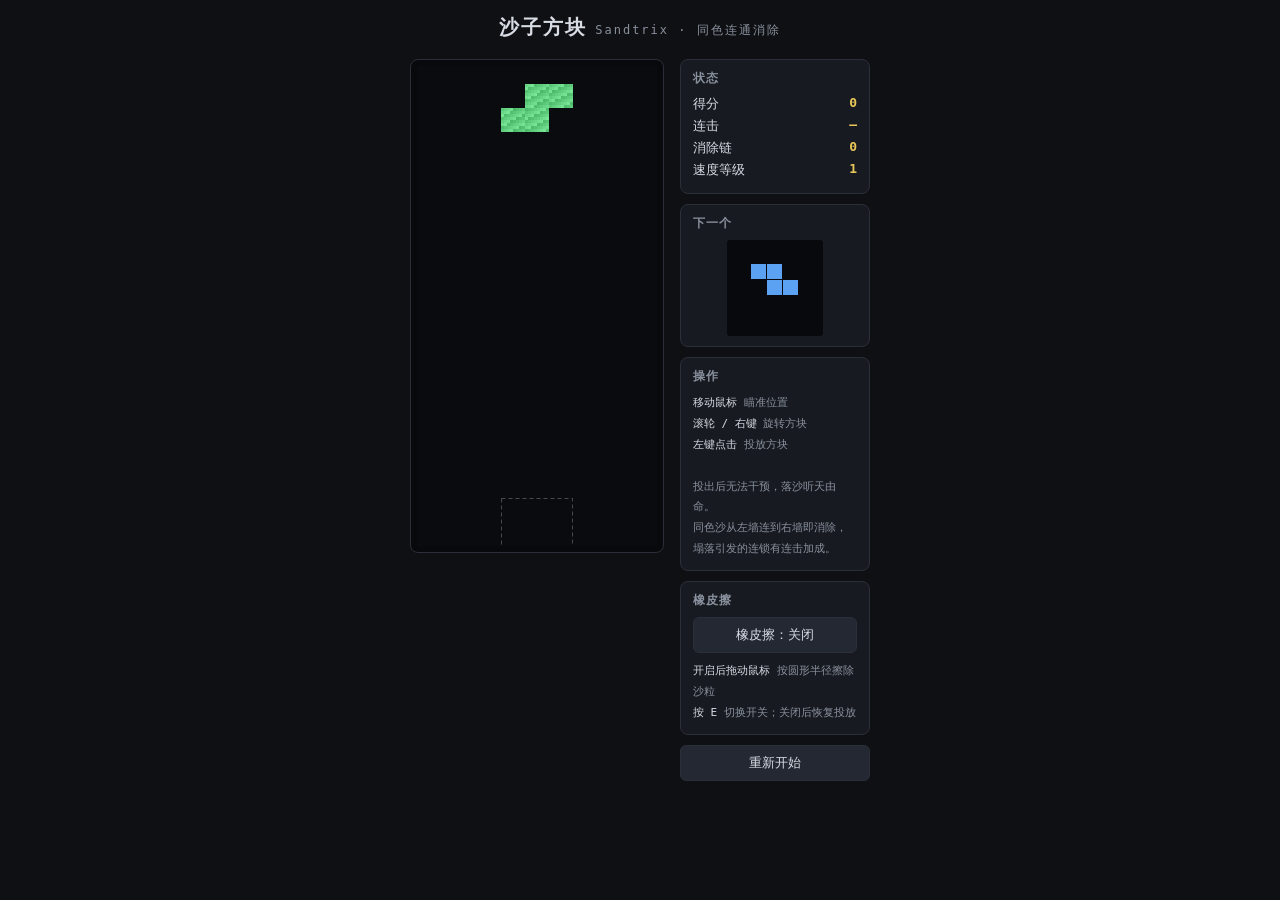
<file: 沙子方块/沙子方块.html>
<!DOCTYPE html>
<html lang="zh-CN">
<head>
<meta charset="UTF-8">
<meta name="viewport" content="width=device-width, initial-scale=1.0">
<title>沙子方块 · 同色连通消除</title>
<style>
:root{--bg:#0e1013;--panel:#171a20;--line:#2a2f3a;--txt:#d8dce4;--dim:#8a919e;--gold:#e8c658;}
*{box-sizing:border-box}
body{margin:0;min-height:100vh;background:var(--bg);color:var(--txt);font-family:ui-monospace,SFMono-Regular,Menlo,Consolas,monospace;display:flex;flex-direction:column;align-items:center}
header{padding:14px 16px 4px;text-align:center}
h1{margin:0;font-size:20px;letter-spacing:2px}
h1 .sub{font-size:12px;color:var(--dim);font-weight:400;margin-left:8px}
main{display:flex;gap:16px;padding:14px 16px 24px;align-items:flex-start}
.stage{position:relative;background:#08090c;border:1px solid var(--line);padding:6px;border-radius:8px}
#game{display:block;width:240px;height:480px;cursor:crosshair}
#overlay{position:absolute;inset:6px;background:rgba(8,9,12,.9);display:none;flex-direction:column;align-items:center;justify-content:center;gap:10px;border-radius:4px;text-align:center}
#overlay.show{display:flex}
.ov-title{font-size:18px;color:#f0705a;letter-spacing:4px}
.ov-score{font-size:26px;color:var(--gold)}
.ov-tip{font-size:12px;color:var(--dim)}
aside{width:190px;display:flex;flex-direction:column;gap:10px}
.panel{background:var(--panel);border:1px solid var(--line);border-radius:8px;padding:10px 12px}
.panel h3{margin:0 0 8px;font-size:12px;color:var(--dim);font-weight:600;letter-spacing:1px}
.stat{display:flex;justify-content:space-between;font-size:13px;margin:4px 0}
.stat b{color:var(--gold)}
#next{display:block;margin:0 auto;background:#08090c;border-radius:4px;image-rendering:pixelated}
button{width:100%;padding:8px;background:#232833;border:1px solid var(--line);border-radius:6px;color:var(--txt);font-family:inherit;font-size:13px;cursor:pointer}
button:hover{background:#2c3342;border-color:#3a4152}
button.active{background:#3a2a1a;border-color:var(--gold);color:var(--gold)}
.tips{font-size:11px;line-height:1.9;color:var(--dim)}
.tips em{color:var(--txt);font-style:normal}
</style>
</head>
<body>
<header><h1>沙子方块<span class="sub">Sandtrix · 同色连通消除</span></h1></header>
<main>
<div class="stage">
  <canvas id="game" width="240" height="480"></canvas>
  <div id="overlay"><div class="ov-title">游戏结束</div><div class="ov-score" id="ov-score">0</div><div class="ov-tip">点击任意处重开</div></div>
</div>
<aside>
  <div class="panel"><h3>状态</h3>
    <div class="stat"><span>得分</span><b id="score">0</b></div>
    <div class="stat"><span>连击</span><b id="combo">—</b></div>
    <div class="stat"><span>消除链</span><b id="chains">0</b></div>
    <div class="stat"><span>速度等级</span><b id="level">1</b></div>
  </div>
  <div class="panel"><h3>下一个</h3><canvas id="next" width="96" height="96"></canvas></div>
  <div class="panel"><h3>操作</h3><div class="tips">
    <em>移动鼠标</em> 瞄准位置<br>
    <em>滚轮 / 右键</em> 旋转方块<br>
    <em>左键点击</em> 投放方块<br><br>
    投出后无法干预，落沙听天由命。<br>
    同色沙从左墙连到右墙即消除，<br>塌落引发的连锁有连击加成。
  </div></div>
  <div class="panel"><h3>橡皮擦</h3>
    <button id="eraser">橡皮擦：关闭</button>
    <div class="tips" style="margin-top:8px">
      <em>开启后拖动鼠标</em> 按圆形半径擦除沙粒<br>
      <em>按 E</em> 切换开关；关闭后恢复投放
    </div>
  </div>
  <button id="restart">重新开始</button>
</aside>
</main>
<script>
'use strict';
/* ================= 常量 ================= */
const W=80, H=160, SCALE=3;          // 场地 80×160 颗粒
const N_COLORS=4;
const SAND=[[236,198,92],[92,162,242],[98,206,128],[226,106,190]]; // 金黄/天蓝/翠绿/洋红
const PIECE=8;                        // 每格骨牌 = 8×8 沙粒
const HOVER_Y=6;                      // 悬停高度
const TOP_ROWS=6;                     // 顶部危险区（失败判定）
const STABLE_N=10;                    // 稳定帧数阈值（沙不动 10 帧即结算）
const FLASH_N=26;                     // 消除闪白帧数
const BASE_FALL=150;                  // 投放后下落速度 px/s
const PATH_SHOW=0.7;                  // 连通路径高亮显示时长（秒）
const ERASE_R=8;                      // 橡皮擦半径（沙粒单位，圆形）

/* ================= 全局状态 ================= */
const grid=new Uint8Array(W*H);       // 0 空，1..4 沙色
const jit=new Int8Array(W*H);         // 每粒亮度抖动（沙感）
const flashT=new Uint16Array(W*H);    // 消除闪白倒计时
const lastMoved=new Int32Array(W*H);  // 本帧已移动标记（防重复处理）
let frame=0, rframe=0, stableFrames=0;
let score=0, combo=0, chains=0;
let state='hover';                    // hover | falling | over
let flashList=[], flashCount=0;
let fallVy=BASE_FALL;
let mouseX=W/2;
let piece=null;
let clearPath=[], clearPathT=0;       // 连通路径提示及显示倒计时（秒）
let lastLandedColor=0;                // 最近一次落地方块颜色（1..4），用于 detectClears 排序
let eraserOn=false;                   // 橡皮擦开关（作弊工具，不影响计分）
let erasing=false;                    // 当前是否正在拖动擦除
let mouseY=0;                         // 鼠标 grid y 坐标（与 mouseX 同步记录，供橡皮擦使用）
let mouseInCanvas=false;              // 鼠标是否在画布内（控制擦除范围提示绘制）

/* ================= 骨牌（七种随机） ================= */
const SHAPES=[
  [[0,0,0,0],[1,1,1,1],[0,0,0,0],[0,0,0,0]], // I
  [[1,1],[1,1]],                               // O
  [[0,1,0],[1,1,1],[0,0,0]],                   // T
  [[0,1,1],[1,1,0],[0,0,0]],                   // S
  [[1,1,0],[0,1,1],[0,0,0]],                   // Z
  [[1,0,0],[1,1,1],[0,0,0]],                   // J
  [[0,0,1],[1,1,1],[0,0,0]],                   // L
];
let bag=[], nextM=null, nextColor=1;

function buildPiece(m,color){
  const h=m.length, w=m[0].length, cells=[], bottoms=[];
  for(let y=0;y<h;y++)for(let x=0;x<w;x++)if(m[y][x]){
    cells.push([x,y]);
    if(y+1>=h||!m[y+1][x])bottoms.push([x,y]); // 每列最底格（碰撞检测用）
  }
  return {m,color,cells,bottoms,pw:w*PIECE,ph:h*PIECE,x:0,y:HOVER_Y};
}
function rotM(m,dir){
  const h=m.length, w=m[0].length, r=[];
  for(let y=0;y<w;y++)r.push(new Array(h).fill(0));
  if(dir>0){for(let y=0;y<w;y++)for(let x=0;x<h;x++)r[y][x]=m[h-1-x][y];}
  else     {for(let y=0;y<w;y++)for(let x=0;x<h;x++)r[y][x]=m[x][w-1-y];}
  return r;
}
function clampX(x){return Math.max(0,Math.min(W-piece.pw,Math.round(x)));}

function pullNext(){
  if(!bag.length){
    bag=[0,1,2,3,4,5,6];
    for(let i=6;i>0;i--){const j=Math.random()*(i+1)|0;[bag[i],bag[j]]=[bag[j],bag[i]];}
  }
  nextM=SHAPES[bag.pop()];
  nextColor=1+(Math.random()*N_COLORS|0);
}
function spawnPiece(){
  piece=buildPiece(nextM,nextColor);
  piece.x=clampX(mouseX-piece.pw/2);
  piece.y=HOVER_Y;
  state='hover'; stableFrames=0;
  pullNext(); renderNext();
}
function rotatePiece(dir){
  if(state!=='hover'||!piece)return;
  const cx=piece.x+piece.pw/2;
  const np=buildPiece(rotM(piece.m,dir),piece.color);
  np.x=clampX(cx-np.pw/2); np.y=piece.y;
  piece=np;
}
function dropPiece(){
  if(state!=='hover')return;
  // 悬停位置使用了平滑插值，投放时必须锁定到整数沙粒坐标。
  // 否则 Uint8Array 会收到小数索引，落地沙粒不会写入真实网格。
  piece.x=Math.round(piece.x);
  state='falling';
  fallVy=BASE_FALL*Math.pow(1.08,Math.floor(chains/5)); // 每消除5条链提速8%
}

/* 刚体碰撞：检查方块的所有有效格子，避免穿入空洞或不规则沙堆。 */
function collideAt(y){
  const px=Math.round(piece.x), py=Math.floor(y);
  for(const [cx,cy] of piece.cells){
    const x0=px+cx*PIECE, y0=py+cy*PIECE;
    if(x0<0||x0+PIECE>W||y0<0||y0+PIECE>H)return true;
    for(let gy=0;gy<PIECE;gy++)for(let gx=0;gx<PIECE;gx++){
      if(grid[(y0+gy)*W+x0+gx])return true;
    }
  }
  return false;
}
/* 落地：使用与碰撞检测相同的整数坐标写入沙粒。 */
function disintegrate(y){
  const px=Math.round(piece.x), py=Math.floor(y);
  lastLandedColor=piece.color;        // 落地成功写入沙粒：记录最近一次落地方块颜色
  for(const [cx,cy] of piece.cells){
    for(let gy=0;gy<PIECE;gy++)for(let gx=0;gx<PIECE;gx++){
      const xx=px+cx*PIECE+gx, yy=py+cy*PIECE+gy;
      if(xx>=0&&xx<W&&yy>=0&&yy<H){
        const i=yy*W+xx;
        // 正常情况下落点已由 collideAt 保证为空；保留判断作为安全保护。
        if(!grid[i]){grid[i]=piece.color;jit[i]=(Math.random()*45|0)-22;}
      }
    }
  }
}

/* ================= 元胞自动机：沙物理 ================= */
function simStep(){
  frame++; let moved=0;
  for(let y=H-2;y>=0;y--){
    const ltr=(y+frame)%2===0;          // 行扫描方向交替，流动无偏
    for(let k=0;k<W;k++){
      const x=ltr?k:W-1-k;
      const i=y*W+x, c=grid[i];
      if(!c||lastMoved[i]===frame)continue;
      const bi=i+W;
      if(!grid[bi]&&!flashT[bi]){       // 直落
        grid[bi]=c;jit[bi]=jit[i];lastMoved[bi]=frame;grid[i]=0;moved++;continue;
      }
      const d=Math.random()<0.5?1:-1;   // 斜滑（自然堆成 ~45° 坡）
      for(const dd of [d,-d]){
        const nx=x+dd;
        if(nx<0||nx>=W)continue;
        const ni=bi+dd;
        if(!grid[ni]&&!flashT[ni]){
          grid[ni]=c;jit[ni]=jit[i];lastMoved[ni]=frame;grid[i]=0;moved++;break;
        }
      }
    }
  }
  if(moved)stableFrames=0; else stableFrames++;
}

/* ================= 同色连通检测（颗粒级 8 连通） =================
   洪水填充：从左墙同色沙出发，8 连通（含对角）扩散，摸到右墙即整链消除。
   粒度 = 单颗粒，所见即所得——视觉上挨着的沙就算连上。 */
function detectClears(){
  const out=[];
  // 多颜色同时贯通时，优先最近一次落地方块的颜色；若该色未贯通，再按其余颜色顺序检测。
  // 仍然一次只返回一个颜色的区域（保持原有结算语义）。
  const order=[];
  if(lastLandedColor>=1&&lastLandedColor<=4)order.push(lastLandedColor);
  for(let c=1;c<=4;c++)if(c!==lastLandedColor)order.push(c);
  for(const c of order){
    const vis=new Uint8Array(W*H), par=new Int32Array(W*H), q=[];
    par.fill(-1);
    for(let y=0;y<H;y++){const i=y*W;if(grid[i]===c&&!flashT[i]){vis[i]=1;par[i]=i;q.push(i);}}
    let reach=false, hitI=-1;
    while(q.length){
      const i=q.pop(), x=i%W, y=(i/W)|0;
      if(x===W-1){reach=true; if(hitI<0)hitI=i;}   // 记录首个右墙命中点；继续完整 BFS 以保证消除集合不变
      for(let dy=-1;dy<=1;dy++)for(let dx=-1;dx<=1;dx++){
        if(!dx&&!dy)continue;
        const nx=x+dx, ny=y+dy;
        if(nx<0||nx>=W||ny<0||ny>=H)continue;
        const ni=ny*W+nx;
        if(!vis[ni]&&grid[ni]===c&&!flashT[ni]){vis[ni]=1;par[ni]=i;q.push(ni);}
      }
    }
    if(reach){                      // 一次结算只消除最先贯通的颜色，其余颜色留待后续结算
      // 由 parent 回溯：从右墙命中粒子一直追溯到左墙种子，保存为连通路径提示
      const path=[]; let cur=hitI;
      while(par[cur]!==cur){path.push(cur); cur=par[cur];}
      path.push(cur);
      clearPath=path; clearPathT=PATH_SHOW;
      for(let i=0;i<W*H;i++)if(vis[i])out.push(i);
      return out;
    }
  }
  clearPath=[]; clearPathT=0;        // 本轮无贯通：清空路径提示
  return out;
}

function checkOver(){
  for(let y=0;y<TOP_ROWS;y++)for(let x=0;x<W;x++)if(grid[y*W+x])return true;
  return false;
}
function tryClear(){
  const cells=detectClears();
  if(cells.length){
    combo++; score+=cells.length*10*combo; chains++;
    for(const i of cells)flashT[i]=FLASH_N;
    flashList=cells; flashCount=cells.length; stableFrames=0;
  }else{
    combo=0;
    if(checkOver())gameOver();
  }
}
function gameOver(){
  state='over';
  ovScore.textContent=score;
  overlay.classList.add('show');
}
function restart(){
  grid.fill(0);flashT.fill(0);jit.fill(0);lastMoved.fill(0);
  score=0;combo=0;chains=0;stableFrames=0;
  flashList=[];flashCount=0;bag=[];
  clearPath=[];clearPathT=0;             // 清理连通路径提示
  lastLandedColor=0;                     // 清零最近落地方块颜色
  overlay.classList.remove('show');
  pullNext();spawnPiece();
}

/* ================= 主循环 ================= */
function update(dt){
  if(state==='over')return;
  if(clearPathT>0){                     // 连通路径提示倒计时（消除闪白期间也继续衰减/显示）
    clearPathT-=dt; if(clearPathT<=0){clearPathT=0; clearPath=[];}
  }
  if(flashCount>0){                     // 消除闪白期间全场定格
    for(const i of flashList){
      if(flashT[i]>0){flashT[i]--;if(flashT[i]===0){grid[i]=0;flashCount--;}}
    }
    if(flashCount===0){flashList=[];stableFrames=0;}
    return;
  }
  simStep();
  if(state==='falling'){                // 投放即弃：只受重力
    const ny=piece.y+fallVy*dt;
    if(collideAt(Math.floor(ny))){
      let y=Math.floor(piece.y);
      while(y>0&&collideAt(y))y--;
      if(collideAt(y)){                 // 回退到 y=0 仍碰撞：场地已满，直接判负，不落沙也不生成新方块
        gameOver();
        return;
      }
      disintegrate(y);
      spawnPiece();
    }else piece.y=ny;
  }else if(state==='hover'&&piece){
    const tx=clampX(mouseX-piece.pw/2);
    piece.x+=(tx-piece.x)*0.5;
    if(stableFrames>=STABLE_N)tryClear();
  }
}

/* ================= 渲染 ================= */
const canvas=document.getElementById('game');
const ctx=canvas.getContext('2d');
const nextCv=document.getElementById('next');
const nctx=nextCv.getContext('2d');
const overlay=document.getElementById('overlay');
const ovScore=document.getElementById('ov-score');
const elScore=document.getElementById('score');
const elCombo=document.getElementById('combo');
const elChains=document.getElementById('chains');
const elLevel=document.getElementById('level');

const off=document.createElement('canvas'); off.width=W; off.height=H;
const octx=off.getContext('2d');
const img=octx.createImageData(W,H);
const px=img.data;

function predictLand(){
  let y=Math.floor(piece.y), guard=0;
  while(!collideAt(y+1)&&guard++<H)y++;
  return y;
}
function render(){
  rframe++;
  for(let i=0;i<W*H;i++){
    const o=i*4, c=grid[i];
    if(flashT[i]){const v=((rframe>>2)&1)?255:170;px[o]=px[o+1]=px[o+2]=v;}
    else if(c){const b=SAND[c-1],j=jit[i];px[o]=b[0]+j;px[o+1]=b[1]+j;px[o+2]=b[2]+j;}
    else{px[o]=10;px[o+1]=11;px[o+2]=15;}
    px[o+3]=255;
  }
  if(piece&&state!=='over'){            // 悬停/下落中的刚体方块
    const bx=Math.floor(piece.x), by=Math.floor(piece.y), b=SAND[piece.color-1];
    for(const [cx,cy] of piece.cells){
      for(let gy=0;gy<PIECE;gy++)for(let gx=0;gx<PIECE;gx++){
        const xx=bx+cx*PIECE+gx, yy=by+cy*PIECE+gy;
        if(xx<0||xx>=W||yy<0||yy>=H)continue;
        const o=(yy*W+xx)*4;
        const j=((gx*7+gy*13+cx*29+cy*17)%45)-22;
        px[o]=b[0]+j;px[o+1]=b[1]+j;px[o+2]=b[2]+j;px[o+3]=255;
      }
    }
  }
  octx.putImageData(img,0,0);
  ctx.imageSmoothingEnabled=false;
  ctx.drawImage(off,0,0,W*SCALE,H*SCALE);
  if(state==='hover'&&piece){           // 落点预览虚线框
    const ly=predictLand();
    ctx.strokeStyle='rgba(255,255,255,0.25)';
    ctx.lineWidth=1;
    ctx.setLineDash([4,3]);
    ctx.strokeRect(piece.x*SCALE+0.5,ly*SCALE+0.5,piece.pw*SCALE-1,piece.ph*SCALE-1);
    ctx.setLineDash([]);
  }
  if(clearPathT>0&&clearPath.length){   // 连通路径提示：发光描边，明显但不遮挡沙粒
    ctx.save();
    ctx.lineJoin='round'; ctx.lineCap='round';
    ctx.strokeStyle='rgba(255,255,255,0.18)'; ctx.lineWidth=6;
    ctx.beginPath();
    for(let k=0;k<clearPath.length;k++){
      const i=clearPath[k], gx=i%W, gy=(i/W)|0;
      const cx=gx*SCALE+SCALE/2, cy=gy*SCALE+SCALE/2;
      if(k===0)ctx.moveTo(cx,cy); else ctx.lineTo(cx,cy);
    }
    ctx.stroke();
    ctx.strokeStyle='rgba(255,250,220,0.85)'; ctx.lineWidth=2;
    ctx.beginPath();
    for(let k=0;k<clearPath.length;k++){
      const i=clearPath[k], gx=i%W, gy=(i/W)|0;
      const cx=gx*SCALE+SCALE/2, cy=gy*SCALE+SCALE/2;
      if(k===0)ctx.moveTo(cx,cy); else ctx.lineTo(cx,cy);
    }
    ctx.stroke();
    ctx.restore();
  }
  if(eraserOn&&mouseInCanvas){            // 橡皮擦范围提示（圆形描边）
    ctx.save();
    ctx.strokeStyle='rgba(232,198,88,0.85)';
    ctx.lineWidth=1;
    ctx.beginPath();
    ctx.arc(mouseX*SCALE, mouseY*SCALE, ERASE_R*SCALE, 0, Math.PI*2);
    ctx.stroke();
    ctx.restore();
  }
  elScore.textContent=score;
  elCombo.textContent=combo>1?('×'+combo):'—';
  elChains.textContent=chains;
  elLevel.textContent=Math.floor(chains/5)+1;
}
function renderNext(){
  nctx.fillStyle='#08090c';nctx.fillRect(0,0,96,96);
  if(!nextM)return;
  const m=nextM,h=m.length,w=m[0].length,cs=16;
  const ox=(96-w*cs)/2,oy=(96-h*cs)/2,b=SAND[nextColor-1];
  nctx.fillStyle='rgb('+b[0]+','+b[1]+','+b[2]+')';
  for(let y=0;y<h;y++)for(let x=0;x<w;x++)if(m[y][x])
    nctx.fillRect(ox+x*cs,oy+y*cs,cs-1,cs-1);
}

/* ================= 橡皮擦（作弊工具） =================
   仅擦除沙粒，不触及 score/combo/chains，也不触发消除结算。
   闪白期间禁止擦除，避免改动 flashT 破坏 flashCount/flashList 的一致性。 */
function eraseAt(gx,gy){
  if(!eraserOn)return;                // 关闭时直接忽略
  if(flashCount>0)return;             // 闪白期间全场定格，交由 update 结算
  const r2=ERASE_R*ERASE_R;
  const x0=Math.max(0,Math.floor(gx-ERASE_R)), x1=Math.min(W-1,Math.ceil(gx+ERASE_R));
  const y0=Math.max(0,Math.floor(gy-ERASE_R)), y1=Math.min(H-1,Math.ceil(gy+ERASE_R));
  for(let y=y0;y<=y1;y++)for(let x=x0;x<=x1;x++){
    const dx=x-gx, dy=y-gy;
    if(dx*dx+dy*dy>r2)continue;       // 圆形半径裁剪
    const i=y*W+x;
    if(flashT[i])continue;            // 双保险：不动闪白中的格子
    grid[i]=0; jit[i]=0; lastMoved[i]=0;
  }
}
function setEraser(on){
  eraserOn=!!on;
  erasing=false;                      // 切换开关时停止任何进行中的拖动擦除
  eraserBtn.textContent='橡皮擦：'+(eraserOn?'开启':'关闭');
  eraserBtn.classList.toggle('active',eraserOn);
}

/* ================= 输入（纯鼠标） ================= */
canvas.addEventListener('mousemove',e=>{
  const r=canvas.getBoundingClientRect();
  mouseX=(e.clientX-r.left)/r.width*W;
  mouseY=(e.clientY-r.top)/r.height*H;   // 同步记录 grid y，供橡皮擦使用（不影响瞄准）
  mouseInCanvas=true;
  if(erasing)eraseAt(mouseX,mouseY);     // 拖动擦除：移动时持续清除
});
canvas.addEventListener('mouseleave',()=>{erasing=false;mouseInCanvas=false;});  // 离开画布停止擦除
canvas.addEventListener('wheel',e=>{
  e.preventDefault();
  rotatePiece(e.deltaY>0?1:-1);
},{passive:false});
canvas.addEventListener('contextmenu',e=>{
  e.preventDefault();
  rotatePiece(-1);
});
canvas.addEventListener('mousedown',e=>{
  if(e.button!==0)return;
  if(state==='over'){restart();return;}
  if(eraserOn){                         // 橡皮擦开启：按下/拖动只擦除，不投放方块
    erasing=true;
    eraseAt(mouseX,mouseY);
    return;
  }
  dropPiece();
});
if(typeof window!=='undefined')window.addEventListener('mouseup',()=>{erasing=false;});  // 释放（含画布外）停止擦除
overlay.addEventListener('click',()=>{if(state==='over')restart();});
document.getElementById('restart').addEventListener('click',restart);

/* 橡皮擦按钮 + E 键切换 */
const eraserBtn=document.getElementById('eraser');
eraserBtn.addEventListener('click',()=>setEraser(!eraserOn));
const onEraserKey=e=>{ if(e.key==='e'||e.key==='E')setEraser(!eraserOn); };
if(typeof window!=='undefined')window.addEventListener('keydown',onEraserKey);
else if(typeof document!=='undefined'&&typeof document.addEventListener==='function')document.addEventListener('keydown',onEraserKey);

/* ================= 启动 ================= */
pullNext(); spawnPiece();
let last=0;
function loop(t){
  const dt=last?Math.min(0.05,(t-last)/1000):0.016;
  last=t;
  update(dt); render();
  requestAnimationFrame(loop);
}
requestAnimationFrame(loop);

/* 真实投放：设置目标 x，投放后驱动 update 直到 falling 结束（或达到帧数上限） */
function dropAndSettle(x, maxFrames){
  maxFrames=maxFrames||3000;
  if(state!=='hover'||!piece)return {state:state, frames:0};
  mouseX=x;
  piece.x=clampX(x-piece.pw/2);          // 锁定到目标列，避免插值未到位
  dropPiece();
  let f=0;
  while(state==='falling'&&f<maxFrames){update(1/60); f++;}
  return {state:state, frames:f};
}

/* 测试钩子（浏览器中无害） */
if(typeof globalThis!=='undefined'){
  globalThis.__sand={
    grid, W, H, SCALE,
    set:(x,y,c)=>{grid[y*W+x]=c;},
    detect:detectClears, step:simStep, over:checkOver,
    restart, dropPiece, spawnPiece, dropAndSettle, clampX, rotatePiece,
    get state(){return state;},
    get piece(){return piece;},
    get lastLandedColor(){return lastLandedColor;}, set lastLandedColor(c){lastLandedColor=c|0;},
    // 橡皮擦作弊工具（不触及计分）
    ERASE_R, setEraser, eraseAt,
    get eraserOn(){return eraserOn;},
    get score(){return score;},
    get combo(){return combo;},
    get chains(){return chains;},
    flashActive:()=>flashCount>0,
    __setFlash:(n,list)=>{flashCount=n|0;flashList=list||[];}   // 测试钩子：模拟闪白期间
  };
}
</script>
</body>
</html>
</file>
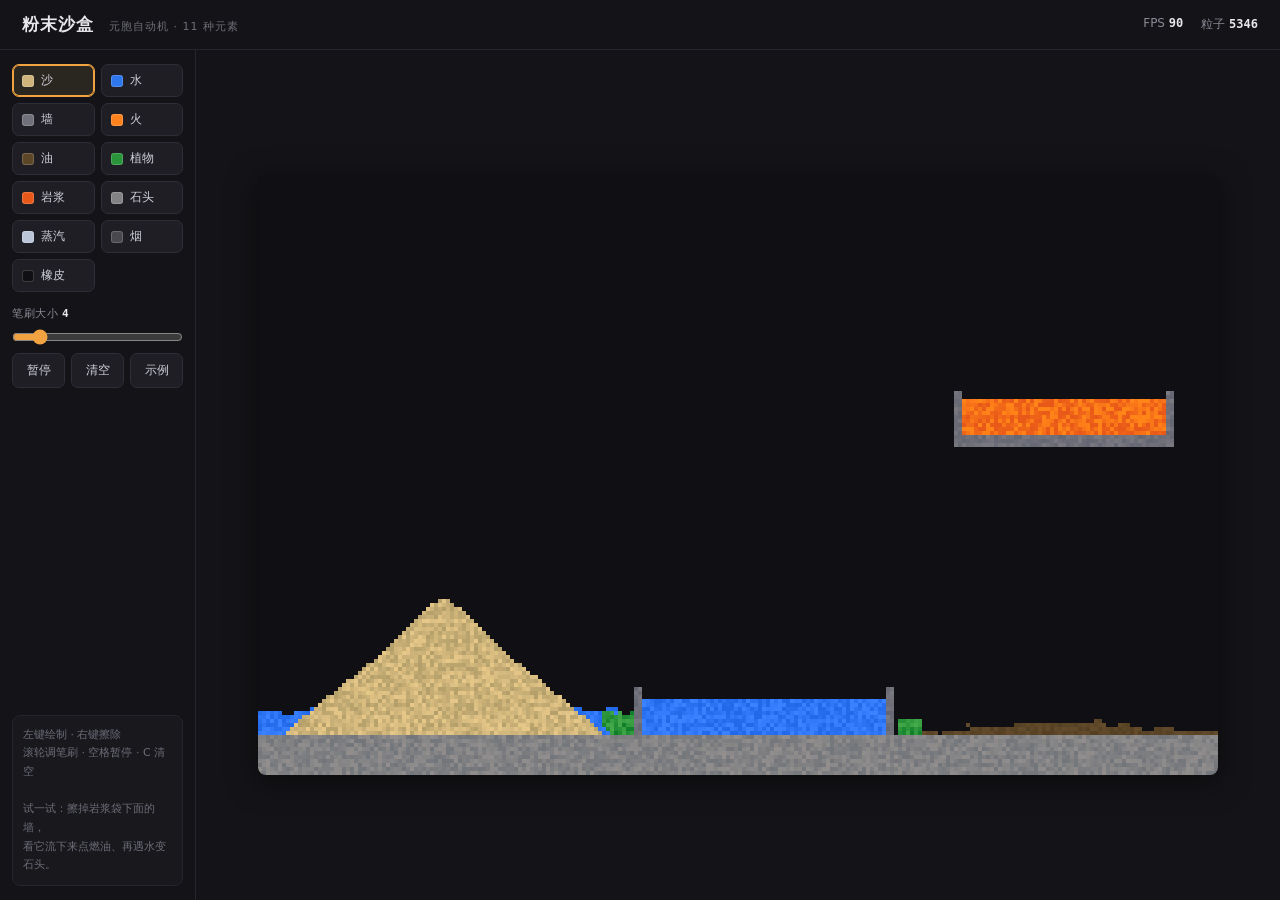
<file: 粉末沙盒/粉末沙盒-单文件版.html>
<!DOCTYPE html>
<html lang="zh-CN">
<head>
<meta charset="UTF-8">
<meta name="viewport" content="width=device-width, initial-scale=1.0">
<title>粉末沙盒 · 元胞自动机</title>
<style>
/* 粉末沙盒 —— 深色像素风 UI */

* { margin: 0; padding: 0; box-sizing: border-box; }

body {
  background: #141418;
  color: #e8e8ec;
  font-family: system-ui, -apple-system, "Segoe UI", "PingFang SC", sans-serif;
  min-height: 100vh;
  display: flex;
  flex-direction: column;
}

/* ---------- 顶栏 ---------- */

header {
  display: flex;
  justify-content: space-between;
  align-items: center;
  padding: 13px 22px;
  border-bottom: 1px solid #26262e;
}

header h1 { font-size: 17px; font-weight: 700; letter-spacing: 1px; }
header .sub { font-size: 11px; font-weight: 400; color: #6d6d78; margin-left: 8px; }

.stats { font-size: 12px; color: #8a8a96; display: flex; gap: 18px; }
.stats b { color: #e8e8ec; font-family: ui-monospace, "SF Mono", Consolas, monospace; font-weight: 600; }

/* ---------- 布局 ---------- */

main { flex: 1; display: flex; align-items: stretch; }

aside {
  width: 196px;
  flex-shrink: 0;
  padding: 14px 12px;
  border-right: 1px solid #26262e;
  display: flex;
  flex-direction: column;
  gap: 14px;
}

/* ---------- 元素工具栏 ---------- */

#toolbar { display: grid; grid-template-columns: 1fr 1fr; gap: 6px; }

.el-btn {
  display: flex;
  align-items: center;
  gap: 7px;
  padding: 7px 9px;
  background: #1e1e24;
  border: 1px solid #2e2e38;
  border-radius: 7px;
  color: #cfcfd8;
  font-size: 12px;
  cursor: pointer;
  transition: background .12s, border-color .12s;
  user-select: none;
}

.el-btn:hover { background: #26262e; border-color: #3d3d4a; }

.el-btn.active {
  border-color: #f0a340;
  background: #2a2620;
  box-shadow: 0 0 0 1px #f0a340 inset;
}

.swatch {
  width: 12px;
  height: 12px;
  border-radius: 3px;
  flex-shrink: 0;
  box-shadow: 0 0 0 1px rgba(255, 255, 255, .18) inset;
}

/* ---------- 控制区 ---------- */

.controls { display: flex; flex-direction: column; gap: 8px; }

.controls label {
  font-size: 11px;
  color: #8a8a96;
  text-transform: uppercase;
  letter-spacing: .5px;
}

.controls label b { color: #e8e8ec; font-family: ui-monospace, monospace; }

input[type="range"] { width: 100%; accent-color: #f0a340; }

.ctrl-btns { display: grid; grid-template-columns: 1fr 1fr 1fr; gap: 6px; }

.ctrl-btns button {
  padding: 8px 4px;
  background: #1e1e24;
  border: 1px solid #2e2e38;
  border-radius: 7px;
  color: #cfcfd8;
  font-size: 12px;
  cursor: pointer;
  transition: background .12s;
}

.ctrl-btns button:hover { background: #26262e; }

/* ---------- 提示 ---------- */

.tips {
  margin-top: auto;
  padding: 10px;
  background: #18181d;
  border: 1px solid #24242c;
  border-radius: 8px;
  font-size: 11px;
  line-height: 1.7;
  color: #6d6d78;
}

/* ---------- 画布 ---------- */

.stage {
  flex: 1;
  display: flex;
  align-items: center;
  justify-content: center;
  padding: 18px;
  min-width: 0;
}

#game {
  width: 100%;
  max-width: 960px;
  aspect-ratio: 8 / 5;
  image-rendering: pixelated;
  border-radius: 8px;
  box-shadow: 0 6px 30px rgba(0, 0, 0, .5);
  cursor: crosshair;
  touch-action: none;
  background: #101014;
}

/* ---------- 移动端 ---------- */

@media (max-width: 700px) {
  main { flex-direction: column; }
  aside { width: 100%; border-right: none; border-bottom: 1px solid #26262e; }
  #toolbar { grid-template-columns: repeat(6, 1fr); }
  .tips { display: none; }
}
</style>
</head>
<body>

<header>
  <h1>粉末沙盒 <span class="sub">元胞自动机 · 11 种元素</span></h1>
  <div class="stats">
    <span>FPS <b id="fps">--</b></span>
    <span>粒子 <b id="count">0</b></span>
  </div>
</header>

<main>
  <aside>
    <div id="toolbar"></div>

    <div class="controls">
      <label>笔刷大小 <b id="brush-val">4</b></label>
      <input type="range" id="brush" min="1" max="24" value="4">
      <div class="ctrl-btns">
        <button id="btn-pause" title="空格">暂停</button>
        <button id="btn-clear" title="C">清空</button>
        <button id="btn-demo">示例</button>
      </div>
    </div>

    <div class="tips">
      左键绘制 · 右键擦除<br>
      滚轮调笔刷 · 空格暂停 · C 清空<br><br>
      试一试：擦掉岩浆袋下面的墙，<br>看它流下来点燃油、再遇水变石头。
    </div>
  </aside>

  <div class="stage">
    <canvas id="game"></canvas>
  </div>
</main>

<script>
'use strict';

/* ============================================================
 * 元素定义表
 * type:     solid(静态固体) | powder(粉末) | liquid(液体) | gas(气体)
 * density:  密度 —— 粉末/液体之间按密度沉降交换（大的沉入小的）
 * jitter:   单颗粒颜色随机抖动幅度（颗粒感）
 * dispersion: 液体横向流动能力（步数，越大越"稀"）
 * flammable:  被点燃概率（0 = 不可燃）
 * life:     气体/火焰的寿命（帧数）
 * ============================================================ */

const E = {
  EMPTY: 0,   // 橡皮
  WALL: 1,    // 墙（不可摧毁）
  SAND: 2,    // 沙
  WATER: 3,   // 水
  OIL: 4,     // 油（浮在水上，易燃）
  FIRE: 5,    // 火
  SMOKE: 6,   // 烟
  STEAM: 7,   // 蒸汽（可冷凝回水）
  PLANT: 8,   // 植物（遇水生长，可燃）
  LAVA: 9,    // 岩浆（遇水成石，熔化沙石，点燃一切）
  STONE: 10,  // 石头（粉末，可被岩浆熔化）
};

const ELEMENTS = [];

ELEMENTS[E.EMPTY] = { name: '橡皮', type: 'empty',  color: [16, 16, 20],    jitter: 0 };
ELEMENTS[E.WALL]  = { name: '墙',   type: 'solid',  color: [112, 112, 122], jitter: 12 };
ELEMENTS[E.SAND]  = { name: '沙',   type: 'powder', color: [206, 180, 122], jitter: 26, density: 5 };
ELEMENTS[E.WATER] = { name: '水',   type: 'liquid', color: [46, 118, 235],  jitter: 14, density: 2, dispersion: 6 };
ELEMENTS[E.OIL]   = { name: '油',   type: 'liquid', color: [92, 70, 40],    jitter: 8,  density: 1, dispersion: 3, flammable: 0.4 };
ELEMENTS[E.FIRE]  = { name: '火',   type: 'fire',   color: [255, 130, 30],  jitter: 40, life: 50 };
ELEMENTS[E.SMOKE] = { name: '烟',   type: 'gas',    color: [72, 72, 78],    jitter: 10, life: 110 };
ELEMENTS[E.STEAM] = { name: '蒸汽', type: 'gas',    color: [186, 198, 216], jitter: 14, life: 220 };
ELEMENTS[E.PLANT] = { name: '植物', type: 'solid',  color: [42, 148, 58],   jitter: 30, flammable: 0.02 };
ELEMENTS[E.LAVA]  = { name: '岩浆', type: 'liquid', color: [232, 88, 24],   jitter: 20, density: 6, dispersion: 1 };
ELEMENTS[E.STONE] = { name: '石头', type: 'powder', color: [130, 130, 132], jitter: 16, density: 6 };

/* ===== 颜色工具 ===== */

// 打包为 canvas ImageData 的小端 ABGR 格式
function packColor(r, g, b) {
  return (255 << 24) | (b << 16) | (g << 8) | r;
}

// 基础色 ± 抖动 —— 每颗粒在放置时生成一次固定色，产生颗粒质感
function jitterColor(base, jitter) {
  const d = (Math.random() * 2 - 1) * jitter;
  const r = Math.max(0, Math.min(255, base[0] + d)) | 0;
  const g = Math.max(0, Math.min(255, base[1] + d * 0.8)) | 0;
  const b = Math.max(0, Math.min(255, base[2] + d * 0.6)) | 0;
  return packColor(r, g, b);
}

/* ===== 邻居偏移 ===== */

const NEIGH4 = [[0, -1], [1, 0], [0, 1], [-1, 0]];
const NEIGH8 = [[-1, -1], [0, -1], [1, -1], [-1, 0], [1, 0], [-1, 1], [0, 1], [1, 1]];

</script>
<script>
'use strict';

/* ============================================================
 * 元胞自动机核心
 * - 自底向上逐行扫描，行内方向逐帧交替（避免整体偏移）
 * - moved[] 记录本帧已更新的格子，防止一格连跳
 * - 粉末/液体按密度沉降交换；火点燃可燃物；岩浆遇水成石
 * ============================================================ */

class Simulation {
  constructor(w, h) {
    this.w = w;
    this.h = h;
    const n = w * h;
    this.grid  = new Uint8Array(n);    // 元素 id
    this.color = new Uint32Array(n);   // 每颗粒固定颜色（packed）
    this.life  = new Uint16Array(n);   // 火焰/气体剩余寿命
    this.seed  = new Uint8Array(n);    // 每颗粒随机种子（渲染动画用）
    this.moved = new Uint32Array(n);   // 本帧已移动标记
    this.frame = 0;
    this.count = 0;                    // 非空粒子数（渲染时统计）
  }

  idx(x, y) { return y * this.w + x; }

  // 越界一律视为墙（不可通过）
  at(x, y) {
    if (x < 0 || x >= this.w || y < 0 || y >= this.h) return E.WALL;
    return this.grid[y * this.w + x];
  }

  // 放置元素（生成随机颗粒色 / 随机寿命 / 随机种子）
  set(x, y, id) {
    if (x < 0 || x >= this.w || y < 0 || y >= this.h) return;
    const i = this.idx(x, y);
    const el = ELEMENTS[id];
    this.grid[i] = id;
    this.color[i] = jitterColor(el.color, el.jitter);
    this.life[i] = el.life ? ((el.life * (0.6 + Math.random() * 0.8)) | 0) : 0;
    this.seed[i] = (Math.random() * 256) | 0;
  }

  clear() {
    this.grid.fill(E.EMPTY);
  }

  // 交换 i、j 两格的全部属性，并把目标格标记为"本帧已动"
  move(i, j) {
    const g = this.grid[i], c = this.color[i], l = this.life[i], s = this.seed[i];
    this.grid[i]  = this.grid[j];
    this.color[i] = this.color[j];
    this.life[i]  = this.life[j];
    this.seed[i]  = this.seed[j];
    this.grid[j]  = g;
    this.color[j] = c;
    this.life[j]  = l;
    this.seed[j]  = s;
    this.moved[j] = this.frame;
  }

  step() {
    this.frame++;
    const w = this.w, h = this.h;
    for (let y = h - 1; y >= 0; y--) {
      const ltr = ((this.frame + y) & 1) === 0;
      for (let k = 0; k < w; k++) {
        const x = ltr ? k : w - 1 - k;
        const i = y * w + x;
        const id = this.grid[i];
        if (id === E.EMPTY || id === E.WALL) continue;
        if (this.moved[i] === this.frame) continue;
        switch (ELEMENTS[id].type) {
          case 'powder': this.updatePowder(x, y, i, id); break;
          case 'liquid': this.updateLiquid(x, y, i, id); break;
          case 'gas':    this.updateGas(x, y, i, id);    break;
          case 'fire':   this.updateFire(x, y, i);       break;
          case 'solid':  if (id === E.PLANT) this.updatePlant(x, y, i); break;
        }
      }
    }
  }

  /* ---------- 粉末（沙 / 石头） ---------- */

  updatePowder(x, y, i, id) {
    const me = ELEMENTS[id];
    const below = this.at(x, y + 1);

    if (below === E.EMPTY) { this.move(i, this.idx(x, y + 1)); return; }

    const be = ELEMENTS[below];
    // 沉入更轻的液体；穿过气体下沉（气体被排开上浮）
    if (be.type === 'liquid' && me.density > be.density) {
      this.move(i, this.idx(x, y + 1));
      return;
    }
    if (be.type === 'gas') {
      this.move(i, this.idx(x, y + 1));
      return;
    }

    // 斜向滑落（石头更"钝"，滑动概率低）
    const slideP = id === E.SAND ? 1 : 0.55;
    if (Math.random() < slideP) {
      const dir = Math.random() < 0.5 ? -1 : 1;
      for (const dx of [dir, -dir]) {
        const t = this.at(x + dx, y + 1);
        if (t === E.EMPTY || ELEMENTS[t].type === 'gas') {
          this.move(i, this.idx(x + dx, y + 1)); return;
        }
        const te = ELEMENTS[t];
        if (te.type === 'liquid' && me.density > te.density) {
          this.move(i, this.idx(x + dx, y + 1)); return;
        }
      }
    }
  }

  /* ---------- 液体（水 / 油 / 岩浆） ---------- */

  updateLiquid(x, y, i, id) {
    // 岩浆反应优先：遇水固化、熔化沙石、点燃可燃物
    if (id === E.LAVA && this.lavaReact(x, y)) return;
    // 水的主动冷却：直接淬火岩浆，或沿冷凝壳裂缝渗透推进冷却前锋
    if (id === E.WATER && this.waterCool(x, y)) return;

    const me = ELEMENTS[id];

    // 岩浆粘稠：部分帧休眠，流动迟缓
    if (id === E.LAVA && Math.random() < 0.4) return;

    const below = this.at(x, y + 1);
    if (below === E.EMPTY) { this.move(i, this.idx(x, y + 1)); return; }

    const be = ELEMENTS[below];
    // 更重的液体下沉（水沉到油下）；液体穿过气体下沉（冒泡的逆过程）
    if (be.type === 'liquid' && me.density > be.density) {
      this.move(i, this.idx(x, y + 1));
      return;
    }
    if (be.type === 'gas') {
      this.move(i, this.idx(x, y + 1));
      return;
    }

    // 斜下流动
    const dir = Math.random() < 0.5 ? -1 : 1;
    for (const dx of [dir, -dir]) {
      const t = this.at(x + dx, y + 1);
      if (t === E.EMPTY || ELEMENTS[t].type === 'gas') { this.move(i, this.idx(x + dx, y + 1)); return; }
      const te = ELEMENTS[t];
      if (te.type === 'liquid' && me.density > te.density) {
        this.move(i, this.idx(x + dx, y + 1)); return;
      }
    }

    // 横向摊平（dispersion 越大越"稀"）
    if (me.dispersion > 0) {
      const d = Math.random() < 0.5 ? -1 : 1;
      let nx = x;
      for (let s = 0; s < me.dispersion; s++) {
        if (this.at(nx + d, y) === E.EMPTY) nx += d;
        else break;
      }
      if (nx !== x) this.move(i, this.idx(nx, y));
    }
  }

  // 在 (x, y) 生成冷凝玄武岩：带 life=1 标记，永久免疫岩浆再熔化
  makeBasalt(x, y) {
    const i = this.idx(x, y);
    this.set(x, y, E.STONE);
    this.life[i] = 1;
    this.color[i] = jitterColor([102, 102, 110], 16);   // 玄武岩偏深色
    this.moved[i] = this.frame;
  }

  // 判断 (x, y) 是否为冷凝玄武岩（life>0 的石头）
  isBasalt(x, y) {
    if (x < 0 || x >= this.w || y < 0 || y >= this.h) return false;
    const i = this.idx(x, y);
    return this.grid[i] === E.STONE && this.life[i] > 0;
  }

  // 水的主动冷却。返回 true 表示本格已汽化、跳过移动。
  // 背景：冷凝壳一旦成型会把水和岩浆隔死（壳永久免疫熔化），
  // 下面的岩浆永远接触不到水 —— 所以让水能沿壳的"裂缝"渗透，
  // 冷却前锋逐层向岩浆内部推进，每推进一格消耗一格水。
  waterCool(x, y) {
    // 快速预检：四邻既没有岩浆也没有玄武岩壳就直接返回
    let nearLava = false, nearCrust = false;
    for (const [dx, dy] of NEIGH4) {
      const t = this.at(x + dx, y + dy);
      if (t === E.LAVA) nearLava = true;
      else if (this.isBasalt(x + dx, y + dy)) nearCrust = true;
    }
    if (!nearLava && !nearCrust) return false;
    if (Math.random() > 0.45) return false;   // 控制反应节奏

    // 直接接触：岩浆冷凝，水汽化（岩浆侧休眠时由水侧补刀）
    if (nearLava) {
      for (const [dx, dy] of NEIGH4) {
        if (this.at(x + dx, y + dy) === E.LAVA) {
          this.makeBasalt(x + dx, y + dy);
          this.set(x, y, E.STEAM);
          return true;
        }
      }
    }

    // 渗透：从水格出发做限深 BFS，只穿过玄武岩壳（裂缝），找壳后的岩浆
    const seen = new Set([this.idx(x, y)]);
    const q = [[x, y, 0]];
    while (q.length) {
      const [cx, cy, d] = q.shift();
      if (d >= 6) continue;                    // 渗透深度上限
      for (const [dx, dy] of NEIGH4) {
        const nx = cx + dx, ny = cy + dy;
        if (nx < 0 || nx >= this.w || ny < 0 || ny >= this.h) continue;
        const ni = this.idx(nx, ny);
        if (seen.has(ni)) continue;
        const t = this.grid[ni];
        if (t === E.LAVA) {
          this.makeBasalt(nx, ny);             // 冷却前锋推进一格
          this.set(x, y, E.STEAM);
          return true;
        }
        if (t === E.STONE && this.life[ni] > 0) {
          seen.add(ni);
          q.push([nx, ny, d + 1]);
        }
      }
    }
    return false;
  }

  // 岩浆的化学反应，返回 true 表示本格已转化、跳过移动
  lavaReact(x, y) {
    for (const [dx, dy] of NEIGH8) {
      const nx = x + dx, ny = y + dy;
      const t = this.at(nx, ny);
      if (t === E.WATER) {
        // 遇水：岩浆固化成玄武岩（永久免疫再熔化），水汽化为蒸汽。
        // 若不免疫，刚结的壳会被邻居岩浆熔回去，形成"结壳→回熔→又烧水"循环
        this.makeBasalt(x, y);
        this.set(nx, ny, E.STEAM);
        return true;
      }
      const ni = this.idx(nx, ny);
      if (t === E.SAND && Math.random() < 0.015) {
        // 缓慢熔化沙 —— 标记 moved 防止新岩浆当帧链式传染
        this.set(nx, ny, E.LAVA);
        this.moved[ni] = this.frame;
      } else if (t === E.STONE && this.life[ni] === 0 && Math.random() < 0.015) {
        // 只熔化人工/自然放置的普通石头；冷凝玄武岩（life>0）永久免疫
        this.set(nx, ny, E.LAVA);
        this.moved[ni] = this.frame;
      } else if (t === E.OIL && Math.random() < 0.5) {
        this.ignite(nx, ny);
      } else if (t === E.PLANT && Math.random() < 0.12) {
        this.ignite(nx, ny);
      }
    }
    return false;
  }

  /* ---------- 火 ---------- */

  updateFire(x, y, i) {
    // 寿命耗尽 → 烟或湮灭
    if (--this.life[i] <= 0) {
      this.set(x, y, Math.random() < 0.25 ? E.SMOKE : E.EMPTY);
      return;
    }

    // 与邻居交互：遇水熄灭，点燃可燃物
    for (const [dx, dy] of NEIGH8) {
      const nx = x + dx, ny = y + dy;
      const t = this.at(nx, ny);
      if (t === E.WATER) {
        this.set(x, y, Math.random() < 0.5 ? E.STEAM : E.SMOKE);
        return;
      }
      const te = ELEMENTS[t];
      if (te.flammable && Math.random() < te.flammable) {
        this.ignite(nx, ny);
      }
    }

    // 下方是可燃物时贴着烧，否则上浮窜动
    const below = this.at(x, y + 1);
    const belowEl = ELEMENTS[below];
    if (belowEl.flammable && Math.random() < 0.6) return;

    if (Math.random() < 0.85) {
      const dirs = [[0, -1], [-1, -1], [1, -1], [-1, 0], [1, 0]];
      const [dx, dy] = dirs[(Math.random() * dirs.length) | 0];
      if (this.at(x + dx, y + dy) === E.EMPTY) {
        this.move(i, this.idx(x + dx, y + dy));
      }
    }
  }

  // 把 (x, y) 点燃为火焰
  ignite(x, y) {
    if (x < 0 || x >= this.w || y < 0 || y >= this.h) return;
    this.set(x, y, E.FIRE);
    this.life[this.idx(x, y)] = ((ELEMENTS[E.FIRE].life * (0.4 + Math.random() * 0.9)) | 0);
  }

  /* ---------- 气体（烟 / 蒸汽） ---------- */

  updateGas(x, y, i, id) {
    // 寿命耗尽：蒸汽有概率凝结成水（下雨效果），烟直接消散
    if (--this.life[i] <= 0) {
      this.set(x, y, id === E.STEAM && Math.random() < 0.3 ? E.WATER : E.EMPTY);
      return;
    }

    // 蒸汽随机冷凝（积在顶部后慢慢化水滴落）
    if (id === E.STEAM && Math.random() < 0.0012) {
      this.set(x, y, E.WATER);
      return;
    }

    // 上升 + 随机漂移
    const r = Math.random();
    let dx = 0, dy = -1;
    if (r < 0.3) dx = -1;
    else if (r < 0.6) dx = 1;
    if (Math.random() < 0.12) dy = 0;

    if (this.at(x + dx, y + dy) === E.EMPTY) {
      this.move(i, this.idx(x + dx, y + dy));
    } else {
      // 上方受阻 → 横向散开（最终摊在顶部）
      const d = Math.random() < 0.5 ? -1 : 1;
      if (this.at(x + d, y) === E.EMPTY) this.move(i, this.idx(x + d, y));
    }
  }

  /* ---------- 植物 ---------- */

  updatePlant(x, y, i) {
    // 吸收邻近的水生长（水变植物）
    if (Math.random() < 0.08) {
      for (const [dx, dy] of NEIGH8) {
        if (this.at(x + dx, y + dy) === E.WATER) {
          this.set(x + dx, y + dy, E.PLANT);
          break;
        }
      }
    }
  }
}

</script>
<script>
'use strict';

/* ============================================================
 * 渲染器 —— ImageData 像素级直写
 * - 网格即像素：240×150 的 canvas 被 CSS 拉伸 + pixelated
 * - 火焰按剩余寿命做颜色插值（白黄 → 橙 → 暗红）
 * - 岩浆随时间脉动，水面有微光
 * ============================================================ */

const BG_PACKED = packColor(16, 16, 20);

class Renderer {
  constructor(canvas, sim) {
    this.sim = sim;
    this.canvas = canvas;
    this.ctx = canvas.getContext('2d');
    canvas.width = sim.w;
    canvas.height = sim.h;
    this.img = this.ctx.createImageData(sim.w, sim.h);
    this.buf = new Uint32Array(this.img.data.buffer);
    this.tick = 0;
  }

  render() {
    const sim = this.sim;
    const n = sim.w * sim.h;
    const { grid, color, life, seed } = sim;
    const t = this.tick++;
    let count = 0;

    for (let i = 0; i < n; i++) {
      const id = grid[i];
      if (id === E.EMPTY) { this.buf[i] = BG_PACKED; continue; }
      count++;

      if (id === E.FIRE) {
        // 新火亮黄白 → 老火暗红，加种子抖动闪动
        const lf = life[i] / ELEMENTS[E.FIRE].life;      // 0~1
        const flick = (seed[i] / 255) * 0.3;
        const r = 255;
        const g = Math.min(255, (40 + lf * 170 + flick * 70) | 0);
        const b = Math.min(255, (lf * lf * 110 + flick * 40) | 0);
        this.buf[i] = packColor(r, g, b);

      } else if (id === E.LAVA) {
        // 缓慢明暗脉动
        const wave = Math.sin((t + seed[i] * 8) * 0.06) * 0.5 + 0.5;
        const c = ELEMENTS[E.LAVA].color;
        this.buf[i] = packColor(
          Math.min(255, c[0] + wave * 26) | 0,
          Math.min(255, c[1] + wave * 46) | 0,
          c[2]
        );

      } else if (id === E.WATER) {
        // 微光粼粼
        const c = ELEMENTS[E.WATER].color;
        const wave = Math.sin(t * 0.09 + seed[i] * 0.35) * 13;
        this.buf[i] = packColor(
          Math.min(255, c[0] + wave) | 0,
          Math.min(255, c[1] + wave) | 0,
          Math.min(255, c[2] + wave + 10) | 0
        );

      } else {
        this.buf[i] = color[i];
      }
    }

    sim.count = count;
    this.ctx.putImageData(this.img, 0, 0);
  }
}

</script>
<script>
'use strict';

/* ============================================================
 * 输入交互
 * - 左键绘制 / 右键擦除（contextmenu 已屏蔽）
 * - 滚轮调整笔刷半径（1~24），可通过 onBrushChange 回调同步 UI
 * - pointermove 快速拖动时做线性插值补点，避免断线
 * - 粉末/液体/气体按密度撒点，固体（墙/植物）实心填充
 * ============================================================ */

class Input {
  constructor(canvas, sim, state) {
    this.canvas = canvas;
    this.sim = sim;
    this.state = state;          // { element, brush, paused }
    this.pointer = null;         // 当前网格坐标 [gx, gy]
    this.lastPaint = null;       // 上次落笔网格坐标（补点用）
    this.down = false;
    this.erase = false;
    this.onBrushChange = null;   // 滚轮改笔刷后通知 UI 的回调

    canvas.addEventListener('pointerdown', e => {
      canvas.setPointerCapture(e.pointerId);
      this.down = true;
      this.erase = e.button === 2;
      this.updatePointer(e);
      this.lastPaint = [...this.pointer];
      this.paint();
    });

    canvas.addEventListener('pointermove', e => this.updatePointer(e));

    window.addEventListener('pointerup', () => {
      this.down = false;
      this.erase = false;
      this.lastPaint = null;
    });

    canvas.addEventListener('contextmenu', e => e.preventDefault());

    canvas.addEventListener('wheel', e => {
      e.preventDefault();
      const b = Math.max(1, Math.min(24, this.state.brush + (e.deltaY < 0 ? 1 : -1)));
      this.state.brush = b;
      if (this.onBrushChange) this.onBrushChange(b);
    }, { passive: false });
  }

  // 屏幕坐标 → 网格坐标
  toGrid(e) {
    const r = this.canvas.getBoundingClientRect();
    const gx = Math.floor((e.clientX - r.left) / r.width * this.sim.w);
    const gy = Math.floor((e.clientY - r.top) / r.height * this.sim.h);
    return [gx, gy];
  }

  updatePointer(e) {
    this.pointer = this.toGrid(e);
    if (this.down) {
      // 落笔移动插值：跨越多个格子时补上中间点
      const [lx, ly] = this.lastPaint || this.pointer;
      const [gx, gy] = this.pointer;
      const dist = Math.max(Math.abs(gx - lx), Math.abs(gy - ly));
      const steps = Math.max(1, Math.ceil(dist / Math.max(this.state.brush, 1)));
      for (let s = 1; s <= steps; s++) {
        const ix = Math.round(lx + (gx - lx) * s / steps);
        const iy = Math.round(ly + (gy - ly) * s / steps);
        this.paintAt(ix, iy);
      }
      this.lastPaint = [gx, gy];
    }
  }

  paint() {
    if (this.pointer) this.paintAt(this.pointer[0], this.pointer[1]);
  }

  paintAt(cx, cy) {
    const id = this.erase ? E.EMPTY : this.state.element;
    const el = ELEMENTS[id];
    const solid = el.type === 'solid' || el.type === 'empty';
    const r = this.state.brush;
    const r2 = r * r;

    for (let dy = -r; dy <= r; dy++) {
      for (let dx = -r; dx <= r; dx++) {
        if (dx * dx + dy * dy > r2) continue;
        const x = cx + dx, y = cy + dy;
        if (x < 0 || x >= this.sim.w || y < 0 || y >= this.sim.h) continue;

        const i = this.sim.idx(x, y);
        if (id !== E.EMPTY) {
          if (this.sim.grid[i] !== E.EMPTY) continue;      // 不覆盖已有元素
          if (!solid && Math.random() > 0.55) continue;    // 散点更自然
        }
        this.sim.set(x, y, id);
      }
    }
  }
}

</script>
<script>
'use strict';

/* ============================================================
 * 入口与 UI 装配
 * - 装配 Simulation / Renderer / Input
 * - 生成元素工具栏、笔刷滑块、控制按钮
 * - requestAnimationFrame 主循环（暂停时仍可绘制和渲染）
 * - 初始演示场景：沙丘 + 水池 + 植物 + 一袋岩浆（祸根）
 * ============================================================ */

(function () {
  const W = 240, H = 150;

  const sim = new Simulation(W, H);
  const canvas = document.getElementById('game');
  const renderer = new Renderer(canvas, sim);
  const state = { element: E.SAND, brush: 4, paused: false };
  const input = new Input(canvas, sim, state);

  /* ---------- 工具栏 ---------- */

  const TOOL_ORDER = [
    E.SAND, E.WATER, E.WALL, E.FIRE, E.OIL, E.PLANT,
    E.LAVA, E.STONE, E.STEAM, E.SMOKE, E.EMPTY,
  ];

  function buildToolbar() {
    const bar = document.getElementById('toolbar');
    for (const id of TOOL_ORDER) {
      const el = ELEMENTS[id];
      const btn = document.createElement('button');
      btn.className = 'el-btn' + (id === state.element ? ' active' : '');
      const rgb = el.color.map(c => Math.round(c)).join(',');
      btn.innerHTML = `<span class="swatch" style="background:rgb(${rgb})"></span>${el.name}`;
      btn.addEventListener('click', () => {
        state.element = id;
        document.querySelectorAll('.el-btn').forEach(b => b.classList.toggle('active', b === btn));
      });
      bar.appendChild(btn);
    }
  }

  /* ---------- 控制按钮 ---------- */

  const btnPause = document.getElementById('btn-pause');
  const btnClear = document.getElementById('btn-clear');
  const btnDemo  = document.getElementById('btn-demo');

  function togglePause() {
    state.paused = !state.paused;
    btnPause.textContent = state.paused ? '继续' : '暂停';
  }

  function clearAll() {
    sim.clear();
  }

  btnPause.addEventListener('click', togglePause);
  btnClear.addEventListener('click', clearAll);
  btnDemo.addEventListener('click', demoScene);

  /* ---------- 笔刷 ---------- */

  const brushSlider = document.getElementById('brush');
  const brushVal = document.getElementById('brush-val');

  brushSlider.addEventListener('input', () => {
    state.brush = +brushSlider.value;
    brushVal.textContent = state.brush;
  });

  input.onBrushChange = v => {
    brushSlider.value = v;
    brushVal.textContent = v;
  };

  /* ---------- 键盘 ---------- */

  window.addEventListener('keydown', e => {
    if (e.code === 'Space') { e.preventDefault(); togglePause(); }
    else if (e.key === 'c' || e.key === 'C') { clearAll(); }
  });

  /* ---------- 笔刷光标 ---------- */

  function drawBrushCursor() {
    if (!input.pointer) return;
    const [gx, gy] = input.pointer;
    if (gx < 0 || gx >= W || gy < 0 || gy >= H) return;
    const ctx = renderer.ctx;
    ctx.strokeStyle = 'rgba(255,255,255,.55)';
    ctx.lineWidth = 1;
    ctx.beginPath();
    ctx.arc(gx + 0.5, gy + 0.5, Math.max(state.brush, 1), 0, Math.PI * 2);
    ctx.stroke();
  }

  /* ---------- 演示场景 ---------- */

  function fillRect(x0, y0, x1, y1, id) {
    for (let y = y0; y <= y1; y++)
      for (let x = x0; x <= x1; x++)
        sim.set(x, y, id);
  }

  function demoScene() {
    sim.clear();

    // 石头地面
    fillRect(0, 140, W - 1, H - 1, E.STONE);

    // 左侧沙丘（正弦轮廓）
    for (let x = 14; x <= 78; x++) {
      const t = (x - 14) / 64;
      const hgt = Math.round(34 * Math.sin(Math.PI * t));
      if (hgt > 0) fillRect(x, 140 - hgt, x, 139, E.SAND);
    }

    // 沙丘上空一坨水（落地后被植物喝掉 / 渗进沙堆）
    fillRect(38, 92, 52, 98, E.WATER);

    // 中部水池（石壁围住）
    fillRect(96, 128, 156, 139, E.EMPTY);
    fillRect(96, 131, 156, 139, E.WATER);
    fillRect(94, 128, 95, 139, E.WALL);
    fillRect(157, 128, 158, 139, E.WALL);

    // 水边植物
    fillRect(88, 137, 93, 139, E.PLANT);
    fillRect(160, 136, 165, 139, E.PLANT);

    // 地面上一滩油（易燃物）
    fillRect(190, 134, 214, 139, E.OIL);

    // 右上一袋岩浆（全封闭墙容器）—— 擦掉任一面墙，看它倾泻而下
    fillRect(176, 56, 226, 64, E.LAVA);
    fillRect(174, 65, 228, 67, E.WALL);   // 底
    fillRect(174, 54, 175, 64, E.WALL);   // 左壁
    fillRect(227, 54, 228, 64, E.WALL);   // 右壁
  }

  /* ---------- 主循环 ---------- */

  let last = performance.now();
  let fpsAcc = 0, fpsN = 0, uiTimer = 0;
  const elFps = document.getElementById('fps');
  const elCount = document.getElementById('count');

  function loop(now) {
    const dt = Math.max(now - last, 1);
    last = now;

    if (!state.paused) sim.step();
    renderer.render();
    drawBrushCursor();

    // FPS / 粒子数每 0.5s 刷新一次
    fpsAcc += 1000 / dt;
    fpsN++;
    uiTimer += dt;
    if (uiTimer > 500) {
      elFps.textContent = (fpsAcc / fpsN).toFixed(0);
      elCount.textContent = sim.count;
      fpsAcc = 0; fpsN = 0; uiTimer = 0;
    }

    requestAnimationFrame(loop);
  }

  /* ---------- 启动 ---------- */

  buildToolbar();
  demoScene();
  requestAnimationFrame(loop);
})();

</script>
</body>
</html>
</file>
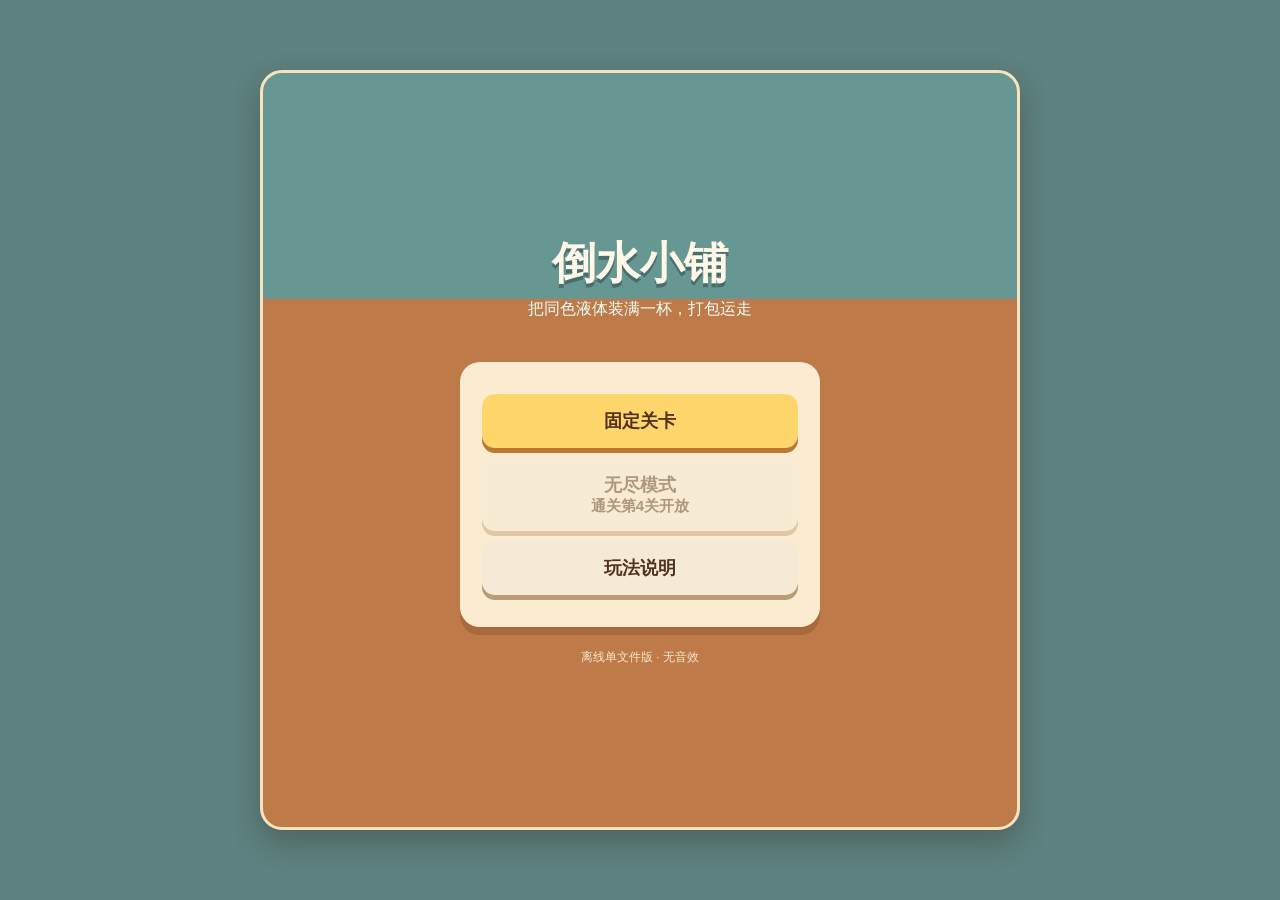
<file: 倒水/成品游戏/倒水小游戏.html>
<!doctype html>
<html lang="zh-CN">
<head>
<meta charset="utf-8">
<meta name="viewport" content="width=device-width,initial-scale=1,user-scalable=no">
<title>倒水小铺</title>
<style>
*{box-sizing:border-box;-webkit-tap-highlight-color:transparent}
html,body{margin:0;min-height:100%;font-family:Arial,"Microsoft YaHei",sans-serif;background:#5d827f;color:#4a3023}
button{font:inherit;touch-action:manipulation}
#app{min-height:100vh;display:flex;align-items:center;justify-content:center;padding:12px}
.screen{display:none;width:100%;max-width:760px;min-height:700px;min-height:min(760px,calc(100vh - 24px));background:#efc995;border:3px solid #f7e2bd;border-radius:22px;overflow:hidden;box-shadow:0 12px 30px rgba(45,28,18,.3)}
.screen.on{display:flex;flex-direction:column}
.menu{align-items:center;justify-content:center;text-align:center;padding:32px 18px;background:linear-gradient(#679793 0 30%,#be7a49 30%)}
.logo{font-size:44px;font-weight:bold;color:#fff8e8;text-shadow:0 4px #476e6c;margin:0 0 6px}
.sub{color:#eafffb;margin:0 0 42px}.menu-box{width:100%;max-width:360px;padding:22px;background:rgba(255,244,218,.94);border-radius:20px;box-shadow:0 8px 0 rgba(100,54,31,.25)}
.big,.small,.tool,.level-btn{border:0;border-radius:13px;cursor:pointer;font-weight:bold}
.big{display:block;width:100%;padding:15px;margin:10px 0;color:#52321f;background:#ffd66c;box-shadow:0 5px #bd7735;font-size:18px}
.big.secondary{background:#f5ead6;box-shadow:0 5px #b99b78}.big:active,.small:active,.tool:active{transform:translateY(2px);box-shadow:none}.big:disabled{opacity:.45;cursor:not-allowed}
.version{margin-top:22px;color:#f9e6cb;font-size:12px}
.topbar{min-height:84px;padding:13px 15px;color:#fff7e8;background:#638f8e;border-bottom:6px solid #8a5436;display:flex;align-items:center}.topbar>div:nth-child(2){flex:1;margin:0 10px}
.small{padding:9px 12px;background:#f5e5c9;color:#513321;box-shadow:0 3px #927255}.top-title{text-align:center;font-weight:bold;font-size:20px}.top-meta{text-align:center;font-size:12px;opacity:.9;margin-top:4px}.score{min-width:76px;text-align:center;padding:8px;border-radius:10px;background:rgba(31,80,78,.45);font-weight:bold}
.levels-wrap{padding:20px;overflow:auto}.levels-title{text-align:center;margin:2px 0 15px}.level-grid{display:flex;flex-wrap:wrap;justify-content:center}.level-btn{flex:1 0 58px;max-width:74px;height:54px;margin:5px;color:#52331f;background:#ffd778;box-shadow:0 4px #b97637}.level-btn.locked{color:#907c68;background:#ddcdb5;box-shadow:0 4px #a58e73}.level-btn.done:after{content:"✓";display:block;font-size:11px;color:#397461}
.game-body{position:relative;flex:1;display:flex;flex-direction:column;background:linear-gradient(90deg,rgba(104,55,28,.04) 1px,transparent 1px) 0 0/42px 100%,#b97847;overflow:hidden}
.board{position:relative;flex:1;min-height:410px;padding:20px 8px 10px;display:grid;grid-auto-rows:156px;align-content:start;justify-content:center;justify-items:center;overflow:auto}
.bottle{position:relative;width:62px;height:132px;margin:12px 0;padding:0;border:0;background:transparent;cursor:pointer;transition:transform .14s ease,opacity .16s;z-index:1}
.bottle.selected{transform:translateY(-11px);z-index:4}.bottle.blocked{animation:shake .25s}.bottle.transport{transform:translateY(-60px) scale(.85);opacity:0}.bottle.arrive{animation:arrive .18s ease-out}.bottle.pouring{z-index:30;transition:transform .15s ease-in-out}
@keyframes shake{25%{transform:translateX(-5px)}75%{transform:translateX(5px)}}@keyframes arrive{from{transform:translateY(-45px);opacity:0}to{transform:none;opacity:1}}
.neck{position:absolute;left:21px;top:0;width:22px;height:28px;border:4px solid rgba(255,249,235,.9);border-bottom:0;border-radius:6px 6px 2px 2px;background:rgba(255,255,255,.1);z-index:5}.lip{position:absolute;left:18px;top:0;width:28px;height:7px;border:3px solid #fff6e4;border-radius:5px;z-index:6}
.glass{position:absolute;left:7px;bottom:0;width:50px;height:112px;border:4px solid rgba(255,249,235,.9);border-radius:15px 15px 17px 17px;background:rgba(255,255,255,.09);box-shadow:inset 5px 0 rgba(255,255,255,.13),0 4px 5px rgba(77,40,21,.25);overflow:hidden}
.bottle.legal .glass{box-shadow:inset 5px 0 rgba(255,255,255,.13),0 0 0 3px #ffe26d,0 4px 5px rgba(77,40,21,.25)}
.glass:after{content:"";position:absolute;z-index:7;left:9px;top:9px;width:5px;height:70px;border-radius:4px;background:rgba(255,255,255,.31);pointer-events:none}.seg{position:absolute;left:0;right:0;height:24px;box-shadow:inset 0 4px rgba(255,255,255,.12)}
.fog-seg{background:linear-gradient(135deg,#aac4c1,#718f90)!important;box-shadow:inset 0 0 10px rgba(255,255,255,.6)}.mech{position:absolute;z-index:9;display:flex;align-items:center;justify-content:center;color:white;font-weight:bold;pointer-events:none}.ice{top:18px;right:2px;bottom:0;left:2px;border:2px solid #dff8ff;border-radius:16px;background:rgba(69,163,202,.78);font-size:23px;flex-direction:column;text-shadow:0 1px #246788}.ice small{font-size:11px;margin-top:4px}.valve{right:-1px;bottom:4px;width:25px;height:25px;border-radius:50%;background:#656b68;border:2px solid #e8e1d6;font-size:16px}.collector{left:19px;bottom:-3px;width:26px;height:21px;border-radius:4px 4px 10px 10px;background:#d9bd6f;border:2px solid #fff0b4;color:#67491f;font-size:14px}
.stream{position:absolute;z-index:29;width:7px;height:52px;border-radius:6px;opacity:0;transform-origin:top;pointer-events:none;box-shadow:0 0 4px rgba(255,255,255,.55)}
.board.busy{overflow:hidden}.bottle:focus-visible{outline:3px solid #ffe77c;outline-offset:2px}
.status{min-height:34px;padding:7px 12px;text-align:center;color:#fff1d8;background:rgba(91,48,27,.58);font-size:13px}.tools{min-height:76px;padding:8px;background:#895236;display:flex;align-items:center;justify-content:center;flex-wrap:wrap}.tool{min-width:92px;margin:4px;padding:10px 9px;color:#56351f;background:#f5e6cf;box-shadow:0 4px #aa7b50}.tool.primary{background:#ffd76d;box-shadow:0 4px #bd7532}.tool:disabled{opacity:.45;cursor:not-allowed}.tool small{display:block;font-size:10px;font-weight:normal;margin-top:2px}
.modal{display:none;position:fixed;z-index:100;top:0;right:0;bottom:0;left:0;padding:18px;background:rgba(31,22,18,.62);align-items:center;justify-content:center}.modal.on{display:flex}.dialog{width:100%;max-width:390px;padding:22px;text-align:center;border:4px solid #ffe0a0;border-radius:20px;background:#fff0cf;box-shadow:0 12px 35px rgba(0,0,0,.35)}.dialog h2{margin:0 0 10px}.dialog p{white-space:pre-line;line-height:1.55}.dialog-actions{display:flex;justify-content:center;flex-wrap:wrap;margin-top:15px}.dialog .small{min-width:100px;margin:4px}
.help{text-align:left;max-height:55vh;overflow:auto;font-size:14px}.help b{color:#386d68}.hidden{display:none!important}
@media(max-width:430px){#app{padding:0}.screen{min-height:100vh;border:0;border-radius:0}.topbar{min-height:76px;padding:10px 8px}.top-title{font-size:17px}.score{min-width:64px;font-size:13px}.board{padding:18px 3px 10px}.bottle{width:57px;transform:scale(.92);margin:8px 1px}.bottle.selected{transform:translateY(-9px) scale(.92)}.tool{min-width:78px;font-size:13px;padding:9px 6px}.logo{font-size:37px}}
</style>
</head>
<body>
<div id="app">
  <section id="menu" class="screen menu on">
    <h1 class="logo">倒水小铺</h1><p class="sub">把同色液体装满一杯，打包运走</p>
    <div class="menu-box">
      <button id="continueBtn" class="big hidden">继续游戏</button>
      <button id="levelsBtn" class="big">固定关卡</button>
      <button id="endlessBtn" class="big secondary">无尽模式</button>
      <button id="helpBtn" class="big secondary">玩法说明</button>
    </div><div class="version">离线单文件版 · 无音效</div>
  </section>
  <section id="levels" class="screen">
    <header class="topbar"><button class="small" data-back>返回</button><div><div class="top-title">固定关卡</div><div class="top-meta">共60关</div></div><span></span></header>
    <div class="levels-wrap"><h2 class="levels-title">选择关卡</h2><div id="levelGrid" class="level-grid"></div></div>
  </section>
  <section id="game" class="screen">
    <header class="topbar"><button id="gameBack" class="small">退出</button><div><div id="gameTitle" class="top-title"></div><div id="gameMeta" class="top-meta"></div></div><div id="gameScore" class="score"></div></header>
    <div class="game-body"><div id="board" class="board"></div><div id="status" class="status">请选择一个杯子</div>
      <div class="tools"><button id="undoBtn" class="tool">撤回一步<small>最多100步</small></button><button id="addBtn" class="tool primary">＋ 空杯<small id="addCount">0 / 2</small></button><button id="checkpointBtn" class="tool hidden">检查点<small>恢复最近存档</small></button><button id="restartBtn" class="tool">重新开始</button></div>
    </div>
  </section>
</div>
<div id="modal" class="modal"><div class="dialog"><h2 id="modalTitle"></h2><div id="modalText"></div><div id="modalActions" class="dialog-actions"></div></div></div>
<script>
var LEVEL_DATA=[{"n":2,"b":[[0,0,1,1],[1,1,0,0],[]],"k":[],"f":[],"v":[],"c":[]},{"n":3,"b":[[0,1,2,0],[1,2,0,1],[2,0,1,2],[],[]],"k":[],"f":[],"v":[],"c":[]},{"n":4,"b":[[0,1,3,2],[3,0,2,1],[0,2,1,3],[0,2,3,1],[],[]],"k":[],"f":[],"v":[],"c":[]},{"n":4,"b":[[1,0,3,2],[3,0,2,1],[2,1,0,3],[2,0,1,3],[],[]],"k":[],"f":[],"v":[],"c":[]},{"n":5,"b":[[4,2,0,3],[1,3,4,2],[3,2,0,1],[2,4,0,1],[1,4,0,3],[],[]],"k":[],"f":[],"v":[],"c":[]},{"n":5,"b":[[0,1,4,3],[3,0,2,4],[1,4,0,2],[3,1,0,2],[2,3,4,1],[],[]],"k":[],"f":[],"v":[],"c":[]},{"n":5,"b":[[0,4,2,1],[0,1,3,4],[0,3,1,2],[4,3,1,2],[2,0,4,3],[],[]],"k":[],"f":[],"v":[],"c":[]},{"n":5,"b":[[1,3,0,2],[4,0,3,1],[2,1,3,4],[2,0,4,1],[0,2,3,4],[],[]],"k":[],"f":[],"v":[],"c":[]},{"n":5,"b":[[1,4,3,0],[1,2,4,0],[1,0,2,3],[0,3,2,4],[1,4,3,2],[],[]],"k":[[2,0,1]],"f":[],"v":[],"c":[]},{"n":5,"b":[[2,4,3,0],[1,0,2,4],[0,1,3,2],[1,0,4,3],[2,3,1,4],[],[]],"k":[[3,0,1]],"f":[],"v":[],"c":[]},{"n":6,"b":[[0,3,1,2],[1,4,0,3],[3,5,1,4],[5,4,2,1],[3,0,2,5],[0,4,5,2],[],[]],"k":[[1,0,2]],"f":[],"v":[],"c":[]},{"n":6,"b":[[2,4,5,0],[1,0,5,3],[1,3,4,5],[4,2,0,1],[5,0,2,3],[3,2,4,1],[],[]],"k":[[2,0,2],[5,0,1]],"f":[],"v":[],"c":[]},{"n":6,"b":[[5,1,4,2],[2,3,0,1],[2,4,0,3],[1,3,0,5],[4,0,3,5],[5,2,4,1],[],[]],"k":[[3,0,1],[4,0,1]],"f":[],"v":[],"c":[]},{"n":6,"b":[[1,0,3,5],[1,4,3,5],[1,2,0,4],[2,3,5,0],[1,4,0,2],[5,3,2,4],[],[]],"k":[[2,0,2],[4,0,1]],"f":[],"v":[],"c":[]},{"n":6,"b":[[5,4,0,2],[4,0,5,3],[2,3,0,1],[1,4,3,2],[2,3,5,1],[4,5,1,0],[],[]],"k":[[1,0,2]],"f":[0],"v":[],"c":[]},{"n":6,"b":[[4,3,2,0],[5,4,3,1],[2,3,5,1],[2,0,5,4],[0,4,1,2],[3,0,1,5],[],[]],"k":[[0,0,2],[4,0,1]],"f":[0],"v":[],"c":[]},{"n":6,"b":[[5,0,3,4],[0,4,2,1],[0,3,1,5],[4,2,1,3],[1,4,2,5],[0,5,2,3],[],[]],"k":[[4,1,0]],"f":[],"v":[],"c":[]},{"n":6,"b":[[2,5,3,1],[2,4,1,5],[4,5,1,0],[0,2,3,1],[0,3,4,5],[4,2,3,0],[],[]],"k":[[5,1,5]],"f":[2],"v":[],"c":[]},{"n":7,"b":[[6,1,3,0],[3,5,2,6],[6,2,4,0],[4,2,1,5],[4,0,2,5],[4,3,1,6],[5,0,3,1],[],[]],"k":[[1,1,1],[4,1,3]],"f":[],"v":[],"c":[]},{"n":7,"b":[[2,4,1,3],[2,3,6,1],[5,4,6,0],[4,1,0,5],[6,0,5,3],[2,6,1,4],[3,2,5,0],[],[]],"k":[[5,1,5]],"f":[3,4],"v":[],"c":[]},{"n":7,"b":[[2,5,3,6],[3,2,1,4],[5,0,4,6],[5,0,3,1],[1,3,0,2],[6,2,4,0],[6,4,1,5],[],[]],"k":[],"f":[2],"v":[],"c":[]},{"n":7,"b":[[0,1,4,2],[2,5,4,1],[3,2,6,0],[6,1,3,5],[0,5,6,4],[0,3,4,5],[2,3,6,1],[],[]],"k":[],"f":[1,5],"v":[],"c":[]},{"n":7,"b":[[1,3,5,6],[3,1,4,2],[4,2,0,5],[1,5,6,0],[0,6,1,4],[5,6,3,2],[0,3,2,4],[],[]],"k":[[6,1,6]],"f":[2],"v":[],"c":[]},{"n":7,"b":[[6,5,0,4],[5,1,2,4],[6,3,0,5],[2,1,4,3],[3,4,2,0],[5,3,1,6],[0,2,1,6],[],[]],"k":[[2,1,2],[5,1,4]],"f":[0,4],"v":[],"c":[]},{"n":6,"b":[[5,4,0,2],[1,3,0,4],[3,2,1,4],[5,1,4,3],[2,5,0,3],[1,5,0,2],[],[]],"k":[],"f":[],"v":[0],"c":[]},{"n":6,"b":[[5,1,3,2],[3,0,5,4],[1,4,0,2],[0,2,5,3],[2,3,1,4],[1,4,5,0],[],[]],"k":[],"f":[1],"v":[5],"c":[]},{"n":7,"b":[[1,5,2,4],[0,3,4,6],[4,3,2,0],[0,1,5,2],[6,5,3,1],[2,0,6,4],[1,5,3,6],[],[]],"k":[],"f":[],"v":[5,6],"c":[]},{"n":7,"b":[[2,0,1,3],[5,0,1,4],[2,1,0,6],[5,3,6,1],[3,5,6,4],[2,4,0,5],[3,6,4,2],[],[]],"k":[],"f":[6],"v":[0,4],"c":[]},{"n":7,"b":[[2,4,0,6],[4,6,2,0],[5,4,1,3],[1,2,4,6],[1,5,3,0],[0,2,3,5],[1,6,5,3],[],[]],"k":[[4,0,1]],"f":[],"v":[3],"c":[]},{"n":7,"b":[[5,1,6,2],[1,3,2,4],[6,2,1,3],[0,5,4,3],[4,0,5,6],[2,4,0,5],[1,3,0,6],[],[]],"k":[[6,1,4]],"f":[],"v":[0],"c":[]},{"n":7,"b":[[4,5,3,6],[3,2,6,1],[0,5,4,2],[4,3,0,5],[2,5,0,1],[1,3,6,4],[6,1,0,2],[],[]],"k":[[2,0,2]],"f":[],"v":[3,5],"c":[]},{"n":7,"b":[[3,2,4,0],[1,6,4,2],[0,3,2,5],[5,6,3,1],[4,0,5,6],[3,6,1,4],[0,1,2,5],[],[]],"k":[[4,1,1]],"f":[6],"v":[0,5],"c":[]},{"n":6,"b":[[0,0],[5,2],[5,1,3,2],[4,0,1,3],[3,4,1,5],[3,4,2,1],[5,0,4,2],[]],"k":[],"f":[],"v":[],"c":[0]},{"n":6,"b":[[0,0],[5,2],[5,2,4,3],[1,4,0,3],[2,1,3,4],[3,2,1,5],[4,5,0,1],[]],"k":[],"f":[5],"v":[],"c":[0]},{"n":7,"b":[[0,0],[5,1],[5,6,3,1],[1,3,6,0],[3,2,4,0],[4,2,5,6],[6,1,4,2],[2,4,5,3],[]],"k":[],"f":[5,7],"v":[],"c":[0]},{"n":7,"b":[[0,0],[1,2],[6,5,4,1],[5,3,4,6],[2,1,3,5],[1,0,6,2],[2,3,4,0],[3,6,4,5],[]],"k":[[5,0,1]],"f":[],"v":[],"c":[0]},{"n":7,"b":[[0,0],[5,3],[2,1,4,3],[3,2,6,4],[5,2,1,0],[2,4,6,1],[0,5,3,6],[6,1,5,4],[]],"k":[],"f":[],"v":[2],"c":[0]},{"n":7,"b":[[0,0],[2,5],[3,0,6,4],[2,1,6,0],[3,4,5,6],[3,1,5,2],[2,4,1,6],[1,5,4,3],[]],"k":[[4,1,0]],"f":[],"v":[],"c":[0]},{"n":8,"b":[[0,0],[4,3],[4,5,2,0],[5,4,2,7],[2,6,3,7],[3,6,7,1],[1,5,6,2],[7,0,1,3],[5,4,1,6],[]],"k":[],"f":[8],"v":[1],"c":[0]},{"n":8,"b":[[0,0],[7,4],[0,2,4,6],[3,6,5,1],[7,2,1,6],[3,4,5,2],[5,1,3,4],[6,2,0,7],[5,7,1,3],[]],"k":[[2,0,1]],"f":[3],"v":[],"c":[0]},{"n":7,"b":[[3,4,1,5],[2,5,1,3],[4,6,0,2],[5,3,4,2],[4,1,0,6],[1,0,6,5],[3,2,0,6],[],[]],"k":[[4,0,1]],"f":[2],"v":[6],"c":[]},{"n":7,"b":[[2,5,0,6],[6,5,4,1],[3,2,1,0],[4,0,1,2],[5,6,4,3],[3,5,1,2],[6,3,4,0],[],[]],"k":[[3,1,5]],"f":[6],"v":[5],"c":[]},{"n":7,"b":[[1,2,5,4],[2,3,5,1],[0,5,4,6],[0,3,4,1],[0,4,6,3],[0,2,6,5],[1,6,2,3],[],[]],"k":[[2,0,2],[5,0,1]],"f":[],"v":[0],"c":[]},{"n":8,"b":[[4,6,2,0],[3,5,6,1],[3,0,6,2],[2,5,1,4],[7,6,4,1],[1,3,7,2],[7,0,3,5],[4,7,0,5],[],[]],"k":[[5,1,5],[6,1,6]],"f":[],"v":[0],"c":[]},{"n":8,"b":[[0,2,5,1],[6,1,4,5],[3,4,1,6],[3,7,5,2],[5,6,3,7],[0,4,2,7],[1,0,6,3],[7,0,4,2],[],[]],"k":[[2,0,2]],"f":[1],"v":[3,7],"c":[]},{"n":8,"b":[[7,4,0,2],[2,3,1,6],[7,5,0,3],[1,7,2,5],[3,1,0,5],[4,0,3,6],[4,6,1,2],[7,5,6,4],[],[]],"k":[[1,1,4]],"f":[0],"v":[0,4],"c":[]},{"n":8,"b":[[2,7,6,3],[7,2,5,6],[1,3,5,6],[4,7,0,1],[3,0,7,4],[0,2,6,5],[4,0,3,1],[1,5,2,4],[],[]],"k":[[0,0,1],[6,0,2]],"f":[0,4],"v":[3],"c":[]},{"n":8,"b":[[6,5,3,4],[2,7,4,0],[2,1,5,3],[0,7,1,4],[2,4,6,7],[3,6,1,2],[1,6,5,0],[3,7,0,5],[],[]],"k":[[0,1,7],[5,1,4]],"f":[0,3],"v":[6],"c":[]},{"n":8,"b":[[0,0],[6,4],[3,6,1,2],[0,4,5,7],[5,7,4,6],[5,7,2,0],[5,3,1,2],[1,2,7,3],[6,1,4,3],[]],"k":[],"f":[6],"v":[7],"c":[0]},{"n":8,"b":[[6,2,3,4],[7,4,0,5],[5,0,1,7],[6,1,2,3],[2,4,3,1],[0,6,5,7],[2,1,0,4],[3,6,7,5],[],[]],"k":[[0,0,2],[4,0,1]],"f":[1,2],"v":[1,3],"c":[]},{"n":6,"b":[[2,1,0,4],[2,3,1,4],[5,2,4,0],[3,5,4,1],[3,5,0,2],[1,3,0,5],[],[]],"k":[],"f":[],"v":[],"c":[]},{"n":7,"b":[[6,0,1,3],[4,3,1,6],[5,3,4,2],[4,0,2,3],[1,6,5,2],[6,2,5,0],[0,5,4,1],[],[]],"k":[],"f":[4,6],"v":[],"c":[]},{"n":7,"b":[[6,3,5,2],[3,4,2,5],[1,3,6,2],[0,2,4,6],[4,3,1,0],[0,4,5,1],[0,6,1,5],[],[]],"k":[[4,0,2],[5,0,1]],"f":[],"v":[],"c":[]},{"n":7,"b":[[6,4,0,5],[2,5,3,0],[1,5,2,3],[6,1,3,4],[4,1,5,6],[4,2,6,0],[0,3,1,2],[],[]],"k":[],"f":[],"v":[1,2],"c":[]},{"n":7,"b":[[0,0],[2,1],[1,2,4,6],[6,1,5,4],[0,5,2,3],[4,5,3,1],[6,2,3,4],[5,3,6,0],[]],"k":[],"f":[2],"v":[],"c":[0]},{"n":8,"b":[[4,3,2,7],[4,0,6,3],[6,0,1,4],[2,0,7,5],[6,7,1,3],[1,3,5,2],[2,7,5,0],[6,5,1,4],[],[]],"k":[],"f":[],"v":[],"c":[]},{"n":8,"b":[[0,7,4,2],[2,5,6,1],[7,4,3,2],[5,2,7,1],[6,4,5,3],[7,3,0,6],[0,1,4,5],[6,0,1,3],[],[]],"k":[[0,1,5]],"f":[0,6],"v":[],"c":[]},{"n":8,"b":[[2,3,1,4],[1,3,7,6],[7,6,4,0],[1,5,6,4],[3,6,0,7],[2,7,0,5],[3,1,2,5],[5,0,4,2],[],[]],"k":[],"f":[3,7],"v":[3,7],"c":[]},{"n":8,"b":[[0,0],[2,3],[5,0,7,6],[4,3,5,6],[7,1,3,2],[4,1,5,0],[6,2,4,7],[1,6,3,5],[2,4,1,7],[]],"k":[],"f":[6],"v":[6],"c":[0]},{"n":8,"b":[[1,0,6,5],[4,6,1,3],[0,2,5,7],[4,3,1,0],[3,4,7,5],[6,1,0,2],[2,4,7,3],[6,7,5,2],[],[]],"k":[[1,0,2],[3,1,7],[6,0,1]],"f":[1,4],"v":[2,7],"c":[]}];
var ENDLESS_DATA=[[[5,6,4,2],[3,2,1,5],[4,3,1,2],[6,5,4,0],[1,4,0,6],[0,3,6,1],[2,0,3,5]],[[6,3,0,2],[6,1,2,3],[6,2,4,1],[4,3,2,5],[4,1,5,0],[3,6,5,0],[4,0,1,5]],[[2,4,1,6],[4,6,3,5],[0,2,4,6],[2,0,1,5],[4,2,3,1],[5,6,0,3],[1,3,5,0]],[[3,1,6,0],[0,5,1,2],[2,5,3,6],[4,3,2,1],[3,1,5,4],[0,4,2,6],[5,6,0,4]],[[2,5,4,3],[4,1,6,5],[0,3,1,6],[4,6,2,5],[2,0,3,6],[0,5,3,1],[2,4,0,1]],[[6,1,5,3],[6,0,5,1],[4,3,1,0],[2,5,3,1],[6,5,4,2],[0,3,2,4],[2,4,6,0]],[[6,1,5,2],[2,0,3,5],[4,1,3,0],[2,1,5,4],[1,6,0,2],[3,5,6,4],[3,4,6,0]],[[3,5,2,6],[1,6,4,3],[5,0,4,6],[0,5,3,2],[2,4,1,0],[1,6,4,5],[3,2,1,0]]];
(function(){
"use strict";
var COLORS=[["红色","#e95750"],["黄色","#f2c84b"],["蓝色","#439bc6"],["绿色","#67ab5a"],["紫色","#9560bd"],["橙色","#ed8a3b"],["青色","#43bbb9"],["粉色","#e780a5"]];
var TOTAL_LEVELS=LEVEL_DATA.length,SAVE_KEY="pourShopSave2",OLD_KEY="pourShopSave1";
function E(id){return document.getElementById(id)}
var menu=E("menu"),levels=E("levels"),game=E("game"),board=E("board"),statusEl=E("status"),modal=E("modal");
var progress={unlocked:1,high:0},state=null,busy=false,history=[],savedCurrent=null;
function bottle(values){return{v:values.slice(),fog:0,valve:false,target:null,lock:null,removed:false}}
function copyBottle(b){return{v:b.v.slice(),fog:typeof b.fog==="number"?b.fog:(b.fog?b.v.length-1:0),valve:!!b.valve,target:b.target==null?null:b.target,lock:b.lock?{t:b.lock.t,n:b.lock.n||0,c:b.lock.c==null?null:b.lock.c}:null,removed:!!b.removed}}
function copyBottles(a){var out=[],i;for(i=0;i<a.length;i++)out.push(copyBottle(a[i]));return out}
function showScreen(el){menu.classList.remove("on");levels.classList.remove("on");game.classList.remove("on");el.classList.add("on")}
function makeLevel(number){var d=LEVEL_DATA[number-1],a=[],i,q;
 for(i=0;i<d.b.length;i++)a.push(bottle(d.b[i]));
 for(i=0;i<d.f.length;i++)a[d.f[i]].fog=a[d.f[i]].v.length-1;
 for(i=0;i<d.v.length;i++)a[d.v[i]].valve=true;
 for(i=0;i<d.c.length;i++){q=d.c[i];a[q].target=a[q].v[0]}
 for(i=0;i<d.k.length;i++){q=d.k[i];a[q[0]].lock={t:q[1],n:q[1]===0?q[2]:0,c:q[1]===1?q[2]:null}}
 return a
}
function safeLoad(){var x=null,old;
 try{x=JSON.parse(localStorage.getItem(SAVE_KEY)||"null");if(x&&x.v===2){progress=x.progress||progress;return x.current||null}
  old=JSON.parse(localStorage.getItem(OLD_KEY)||"null");if(old&&old.progress){progress.unlocked=Math.min(TOTAL_LEVELS+1,old.progress.unlocked||1);progress.high=old.progress.high||0}
 }catch(e){}return null
}
function serialize(){if(!state)return null;return{mode:state.mode,level:state.level,bottles:state.bottles,completed:state.completed,total:state.total,bonus:state.bonus,score:state.score,seed:state.seed,queue:state.queue,wave:state.wave,checkpoint:state.checkpoint||null}}
function safeSave(){try{localStorage.setItem(SAVE_KEY,JSON.stringify({v:2,progress:progress,current:serialize()}))}catch(e){}}
function restoreData(d){if(!d||!d.bottles||!d.mode)return false;state={mode:d.mode,level:d.level||0,bottles:copyBottles(d.bottles),completed:d.completed||0,total:d.total||7,bonus:d.bonus||0,score:d.score||0,seed:d.seed||123456789,queue:copyBottles(d.queue||[]),wave:d.wave||0,checkpoint:d.checkpoint||null,selected:null};history=[];return true}
savedCurrent=safeLoad();
function updateMenu(){E("continueBtn").classList.toggle("hidden",!savedCurrent);E("endlessBtn").disabled=progress.unlocked<5;E("endlessBtn").innerHTML=progress.unlocked<5?"无尽模式<small style='display:block'>通关第4关开放</small>":"无尽模式"}
function levelButtons(){var h="",i,cl;for(i=1;i<=TOTAL_LEVELS;i++){cl=i>progress.unlocked?"locked":i<progress.unlocked?"done":"";h+='<button class="level-btn '+cl+'" data-level="'+i+'">'+i+'</button>'}E("levelGrid").innerHTML=h}
function startLevel(n){var d=LEVEL_DATA[n-1];state={mode:"level",level:n,bottles:makeLevel(n),completed:0,total:d.n,bonus:0,score:0,seed:0,queue:[],wave:0,checkpoint:null,selected:null};history=[];savedCurrent=serialize();openGame()}
function rnd(){state.seed=((Math.imul?Math.imul(state.seed,1664525):state.seed*1664525)+1013904223)>>>0;return state.seed/4294967296}
function shuffle(a){var i,j,t;for(i=a.length-1;i>0;i--){j=Math.floor(rnd()*(i+1));t=a[i];a[i]=a[j];a[j]=t}return a}
function makeBatch(){var t=ENDLESS_DATA[state.wave%ENDLESS_DATA.length],map=[0,1,2,3,4,5,6],out=[],i,j,row;state.wave++;shuffle(map);
 for(i=0;i<t.length;i++){row=[];for(j=0;j<4;j++)row.push(map[t[i][j]]);out.push(bottle(row))}return shuffle(out)
}
function startEndless(){state={mode:"endless",level:0,bottles:[],completed:0,total:7,bonus:0,score:0,seed:(new Date().getTime()>>>0)||123456789,queue:[],wave:0,checkpoint:null,selected:null};state.bottles=makeBatch();state.bottles.push(bottle([]),bottle([]));state.queue=makeBatch();history=[];savedCurrent=serialize();openGame()}
function openGame(){busy=false;showScreen(game);E("checkpointBtn").classList.toggle("hidden",state.mode!=="endless");renderAll();safeSave();savedCurrent=serialize();updateMenu()}
function activeCount(){var n=0,i;for(i=0;i<state.bottles.length;i++)if(!state.bottles[i].removed)n++;return n}
function columnsFor(n){if(n<=4)return Math.max(1,n);if(n<=6)return 3;if(n<=8)return 4;if(n<=10)return 5;return 4}
function setColumns(){board.style.gridTemplateColumns="repeat("+columnsFor(activeCount())+",62px)"}
function lockText(l){return l.t===0?"还需"+l.n+"杯":COLORS[l.c][0]}
function bottleHTML(b,i){var cl="bottle",h,j,hide;if(state.selected===i)cl+=" selected";else if(state.selected!=null&&!invalid(state.selected,i))cl+=" legal";
 h='<button class="'+cl+'" data-i="'+i+'" aria-label="杯子'+(i+1)+'"><span class="neck"></span><span class="lip"></span><span class="glass">';
 for(j=0;j<b.v.length;j++){hide=j<b.fog;h+='<i class="seg'+(hide?' fog-seg':'')+'" style="bottom:'+(j*24)+'px;background:'+(hide?'':COLORS[b.v[j]][1])+'"></i>'}h+='</span>';
 if(b.lock)h+='<span class="mech ice">❄<small>'+lockText(b.lock)+'</small></span>';
 if(b.valve&&b.v.length)h+='<span class="mech valve">↑</span>';if(b.target!=null)h+='<span class="mech collector">↓</span>';return h+'</button>'
}
function renderBoard(arrive){var h="",i,b;setColumns();for(i=0;i<state.bottles.length;i++){b=state.bottles[i];if(!b.removed)h+=bottleHTML(b,i)}board.innerHTML=h;if(arrive!=null){b=board.querySelector('[data-i="'+arrive+'"]');if(b)b.classList.add("arrive")}}
function updateBottle(i){var old=board.querySelector('[data-i="'+i+'"]'),wrap;if(!old)return;wrap=document.createElement("div");wrap.innerHTML=bottleHTML(state.bottles[i],i);old.parentNode.replaceChild(wrap.firstChild,old)}
function mechanismName(d){var a=[];if(d.k.length)a.push("冻结");if(d.f.length)a.push("雾杯");if(d.v.length)a.push("阀门杯");if(d.c.length)a.push("收集杯");return a.length?a.join("＋"):"四色整理"}
function renderHUD(){var fixed=state.mode==="level";E("gameTitle").textContent=fixed?"第 "+state.level+" 关":"无尽模式";E("gameMeta").textContent=fixed?mechanismName(LEVEL_DATA[state.level-1]):"第 "+(Math.floor(state.score/7)+1)+" 轮";E("gameScore").textContent=fixed?state.completed+" / "+state.total:state.score+" 杯";E("addCount").textContent=state.bonus+" / 2";E("addBtn").disabled=state.bonus>=2;E("undoBtn").disabled=!history.length;E("checkpointBtn").disabled=!state.checkpoint}
function renderAll(){renderBoard();renderHUD();say("请选择一个有水的杯子")}
function say(t){statusEl.textContent=t}
function topRun(v){if(!v.length)return 0;var n=1,i=v.length-2;while(i>=0&&v[i]===v[v.length-1]){n++;i--}return n}
function visRun(b){return Math.min(topRun(b.v),b.v.length-b.fog)}
function invalid(si,ti){var s,t;if(si===ti)return"已取消选择";s=state.bottles[si];t=state.bottles[ti];if(!s||s.removed||!s.v.length)return"这个杯子没有水";if(!t||t.removed)return"目标杯已经运走";if(s.lock||t.lock)return"这个杯子还没有解冻";if(s.target!=null)return"收集杯不能往外倒";if(t.valve&&t.v.length)return"阀门杯倒空前不能接水";if(t.v.length>=4)return"目标杯已经装满";if(t.target!=null&&s.v[s.v.length-1]!==t.target)return"收集杯只能接收同色液体";if(t.v.length&&t.v[t.v.length-1]!==s.v[s.v.length-1])return"只能倒入空杯或顶部同色杯";return""}
function reject(i,msg){var el=board.querySelector('[data-i="'+i+'"]');if(el){el.classList.remove("blocked");void el.offsetWidth;el.classList.add("blocked")}say(msg)}
function snap(){return{bottles:copyBottles(state.bottles),completed:state.completed,score:state.score,bonus:state.bonus,seed:state.seed,queue:copyBottles(state.queue),wave:state.wave}}
function pushHistory(){history.push(snap());if(history.length>100)history.shift()}
function restoreSnap(s){state.bottles=copyBottles(s.bottles);state.completed=s.completed;state.score=s.score;state.bonus=s.bonus;state.seed=s.seed;state.queue=copyBottles(s.queue);state.wave=s.wave;state.selected=null;if(state.checkpoint&&state.checkpoint.score>state.score)state.checkpoint=null;busy=false;board.classList.remove("busy");renderAll();safeSave()}
function isComplete(b){return b.v.length===4&&b.v[0]===b.v[1]&&b.v[0]===b.v[2]&&b.v[0]===b.v[3]}
function doPour(si,ti){var s=state.bottles[si],t=state.bottles[ti],amount=Math.min(visRun(s),4-t.v.length),left=amount,color=s.v[s.v.length-1],se,te,sr,tr,br,dx,dy,dir,tilt,stream;
 pushHistory();state.selected=null;busy=true;board.classList.add("busy");se=board.querySelector('[data-i="'+si+'"]');te=board.querySelector('[data-i="'+ti+'"]');sr=se.getBoundingClientRect();tr=te.getBoundingClientRect();br=board.getBoundingClientRect();dir=sr.left<tr.left?1:-1;dx=tr.left-sr.left-dir*50;dy=tr.top-sr.top-48;tilt=dir*64;se.classList.remove("selected");se.classList.add("pouring");se.style.transform="translateY(-16px)";
 setTimeout(function(){se.style.transform="translate("+dx+"px,"+dy+"px)";setTimeout(function(){se.style.transform="translate("+dx+"px,"+dy+"px) rotate("+tilt+"deg)";setTimeout(function(){stream=document.createElement("span");stream.className="stream";stream.style.background=COLORS[color][1];stream.style.left=(tr.left-br.left+tr.width/2-3+board.scrollLeft)+"px";stream.style.top=(tr.top-br.top-28+board.scrollTop)+"px";board.appendChild(stream);stream.style.transition="opacity .08s,transform .16s";void stream.offsetWidth;stream.style.opacity="1";stream.style.transform="scaleY(1)";
  setTimeout(function(){while(left--){t.v.push(s.v.pop())}if(s.fog>0)s.fog=Math.max(0,s.fog-amount);if(s.valve&&!s.v.length)s.valve=false;updateBottle(ti);setTimeout(function(){stream.style.opacity="0";setTimeout(function(){if(stream.parentNode)stream.parentNode.removeChild(stream);se=board.querySelector('[data-i="'+si+'"]');if(se){se.classList.add("pouring");se.style.transform="translate("+dx+"px,"+dy+"px)"}setTimeout(function(){if(se)se.style.transform="none";setTimeout(function(){updateBottle(si);board.classList.remove("busy");if(isComplete(t))completeBottle(ti,color);else finishMove()},130)},80)},50)},70)},100)
 },100)},150)},40)
}
function completeBottle(i,color){var el=board.querySelector('[data-i="'+i+'"]');if(el){el.classList.add("transport");setTimeout(function(){finishComplete(i,color)},180)}else finishComplete(i,color)}
function unlockAll(color){var i,b,l;for(i=0;i<state.bottles.length;i++){b=state.bottles[i];l=b.lock;if(!l)continue;if(l.t===0){l.n--;if(l.n<=0)b.lock=null}else if(l.c===color)b.lock=null}}
function unlockedCounts(a,excludeIdx){var counts=[0,0,0,0,0,0,0],i,j,b;for(i=0;i<a.length;i++){if(i===excludeIdx)continue;b=a[i];if(b.removed||b.lock||b.target!=null)continue;for(j=0;j<b.v.length;j++)if(b.v[j]<7)counts[b.v[j]]++}return counts}
function applyEndlessMechanism(b,board,bi){var s=state.score,slot=s%7,c,i,counts,cands;if(s<14)return b;if(s<35){if(slot===0)b.lock={t:0,n:1,c:null};return b}if(s<50){if(slot===0||slot===3)b.fog=b.v.length-1;return b}if(s<70){if(slot===0||slot===4)b.valve=true;if(slot===2)b.fog=b.v.length-1;return b}
 if(slot===0){b.lock={t:0,n:1,c:null};b.fog=b.v.length-1}else if(slot===2)b.valve=true;else if(slot===4){counts=unlockedCounts(board,bi);cands=[];for(i=0;i<7;i++)if(counts[i]>=4&&b.v.indexOf(i)<0)cands.push(i);for(i=0;i<cands.length;i++){c=cands[i];b.lock={t:1,n:0,c:c};if(canComplete(board,c))return b}b.lock={t:0,n:1,c:null}}else if(slot===6){b.valve=true;b.fog=b.v.length-1}return b
}
function simKey(a){var p=[],i,b;for(i=0;i<a.length;i++){b=a[i];if(b.removed)p.push("x");else p.push(b.v.join("")+"/"+(b.valve?1:0)+"/"+(b.lock?1:0)+"/"+(b.target==null?"-":b.target))}return p.sort().join("|")}
function simMoves(a){var moves=[],firstEmpty=-1,i,j,s,t,color,run,uniform;for(i=0;i<a.length;i++)if(!a[i].removed&&!a[i].lock&&!a[i].v.length&&a[i].target==null){firstEmpty=i;break}for(i=0;i<a.length;i++){s=a[i];if(s.removed||!s.v.length||s.lock||s.target!=null)continue;color=s.v[s.v.length-1];run=Math.min(topRun(s.v),s.v.length-s.fog);uniform=run===s.v.length;for(j=0;j<a.length;j++){if(i===j)continue;t=a[j];if(t.removed||t.lock||t.v.length>=4)continue;if(t.valve&&t.v.length)continue;if(t.target!=null&&color!==t.target)continue;if(t.v.length&&t.v[t.v.length-1]!==color)continue;if(!t.v.length&&(j!==firstEmpty||uniform))continue;moves.push([i,j,Math.min(run,4-t.v.length)])}}return moves}
function canComplete(a,color){var seen={},nodes=0;
 function go(cur,depth){var key,moves,k,m,next,s,t,c,n;if(depth>16||nodes++>4000)return false;key=simKey(cur);if(seen[key]!=null&&seen[key]<=depth)return false;seen[key]=depth;moves=simMoves(cur);for(k=0;k<moves.length;k++){m=moves[k];next=copyBottles(cur);s=next[m[0]];t=next[m[1]];c=s.v[s.v.length-1];for(n=0;n<m[2];n++)t.v.push(s.v.pop());if(s.fog>0)s.fog=Math.max(0,s.fog-m[2]);if(s.valve&&!s.v.length)s.valve=false;if(isComplete(t)&&(color==null||t.v[0]===color))return true;if(go(next,depth+1))return true}return false}
 return go(copyBottles(a),0)
}
function easeScore(b){var i,x,score=0,top=b.v[b.v.length-1];for(i=0;i<state.bottles.length;i++){x=state.bottles[i];if(x.removed||!x.v.length)continue;if(x.v[x.v.length-1]===top)score++;if(x.v.length===3&&x.v[0]===top&&x.v[1]===top&&x.v[2]===top)score+=8}return score}
function repackQueue(){var flat=[],i,j,tries,row,out;for(i=0;i<state.queue.length;i++)for(j=0;j<state.queue[i].v.length;j++)flat.push(state.queue[i].v[j]);for(tries=0;tries<80;tries++){shuffle(flat);out=[];for(i=0;i<flat.length;i+=4){row=flat.slice(i,i+4);if(row.length!==4||row[0]===row[1]||row[0]===row[2]||row[0]===row[3]||row[1]===row[2]||row[1]===row[3]||row[2]===row[3])break;out.push(bottle(row))}if(out.length===state.queue.length){state.queue=out;return true}}return false}
function chooseRefill(position){var attempt,order,i,index,candidate,trial,best=0;for(attempt=0;attempt<2;attempt++){order=[];for(i=0;i<state.queue.length;i++)order.push(i);order.sort(function(a,b){return easeScore(state.queue[a])-easeScore(state.queue[b])});for(i=0;i<order.length;i++){index=order[i];candidate=copyBottle(state.queue[index]);trial=copyBottles(state.bottles);trial[position]=candidate;applyEndlessMechanism(trial[position],trial,position);if(canComplete(trial,null)){state.queue.splice(index,1);return trial[position]}}if(!repackQueue())break}best=0;for(i=1;i<state.queue.length;i++)if(easeScore(state.queue[i])<easeScore(state.queue[best]))best=i;candidate=state.queue.splice(best,1)[0];trial=copyBottles(state.bottles);trial[position]=candidate;applyEndlessMechanism(trial[position],trial,position);if(trial[position].lock&&!canComplete(trial,null))trial[position].lock=null;return trial[position]}
function finishComplete(i,color){state.completed++;if(state.mode==="endless")state.score++;unlockAll(color);if(state.mode==="level"){state.bottles[i].removed=true;renderBoard();renderHUD();if(state.completed>=state.total){busy=false;winLevel();return}}
 else{if(!state.queue.length)state.queue=makeBatch();state.bottles[i]=chooseRefill(i);renderBoard(i);if(state.score%10===0)state.checkpoint=snap();if(state.score>progress.high)progress.high=state.score;renderHUD()}finishMove("完成一杯，已经运走！")}
function finishMove(msg){state.selected=null;busy=false;board.classList.remove("busy");renderHUD();say(msg||"倒水完成");safeSave();savedCurrent=serialize();if(!hasLegalMove())stuck()}
function hasLegalMove(){var i,j,s;for(i=0;i<state.bottles.length;i++){s=state.bottles[i];if(s.removed||!s.v.length||s.lock||s.target!=null)continue;for(j=0;j<state.bottles.length;j++)if(i!==j&&!invalid(i,j))return true}return false}
function onBottle(i){var b=state.bottles[i],msg;if(busy)return;if(state.selected==null){if(!b.v.length){reject(i,"请先选择一个有水的杯子");return}if(b.lock){reject(i,"这个杯子还没有解冻");return}if(b.target!=null){reject(i,"收集杯只能接水");return}state.selected=i;renderBoard();say("已选中，再点击高亮的目标杯");return}if(state.selected===i){state.selected=null;renderBoard();say("已取消选择");return}msg=invalid(state.selected,i);if(msg){state.selected=null;renderBoard();reject(i,msg);return}doPour(state.selected,i)}
function addCup(){if(busy||state.bonus>=2)return;state.bottles.push(bottle([]));state.bonus++;state.selected=null;renderBoard();renderHUD();say("增加了一个空杯，本局还可增加"+(2-state.bonus)+"个");safeSave()}
function undo(){if(busy||!history.length)return;restoreSnap(history.pop());say("已撤回一步")}
function restart(){if(busy)return;ask("重新开始？","当前进度会回到本关或本局起点。",[{text:"取消"},{text:"重新开始",primary:true,fn:function(){if(state.mode==="level")startLevel(state.level);else startEndless()}}])}
function restoreCheckpoint(){if(!state.checkpoint||busy)return;ask("恢复检查点？","将回到最近一次整10杯存档。",[{text:"取消"},{text:"恢复",primary:true,fn:function(){restoreSnap(state.checkpoint);say("已恢复最近检查点")}}])}
function winLevel(){var n=state.level;if(progress.unlocked<=n)progress.unlocked=Math.min(TOTAL_LEVELS+1,n+1);savedCurrent=null;try{localStorage.setItem(SAVE_KEY,JSON.stringify({v:2,progress:progress,current:null}))}catch(e){}ask("第 "+n+" 关完成！","所有颜色都已经打包运走。",[{text:"返回关卡",fn:function(){levelButtons();showScreen(levels)}},{text:n<TOTAL_LEVELS?"下一关":"回到菜单",primary:true,fn:function(){if(n<TOTAL_LEVELS)startLevel(n+1);else{showScreen(menu);updateMenu()}}}])}
function stuck(){var actions=[{text:"继续看看"}];if(history.length)actions.push({text:"撤回一步",fn:undo});if(state.bonus<2)actions.push({text:"增加空杯",primary:true,fn:addCup});actions.push({text:"重新开始",fn:restart});ask("暂时倒不动了","可以撤回、增加空杯或重新开始。",actions)}
function ask(title,text,actions){var h="",i;E("modalTitle").textContent=title;E("modalText").innerHTML=text;for(i=0;i<actions.length;i++)h+='<button class="small '+(actions[i].primary?'primary':'')+'" data-action="'+i+'">'+actions[i].text+'</button>';E("modalActions").innerHTML=h;modal._actions=actions;modal.classList.add("on")}
function closeModal(){modal.classList.remove("on")}
function help(){ask("玩法说明",'<div class="help"><p><b>倒水：</b>先点来源杯，再点高亮目标杯。只能倒入空杯或顶部同色杯。</p><p><b>完成：</b>4格同色会自动打包运走。</p><p><b>冻结：</b>完成要求的杯数或颜色后立即解冻。</p><p><b>雾杯：</b>只显示最上层，倒走后揭示下一层。</p><p><b>阀门杯：</b>第一次倒空前只能往外倒。</p><p><b>收集杯：</b>只能接收杯内已有的颜色，不能往外倒。</p><p><b>作弊工具：</b>每局最多增加2个空杯，可以连续撤回最近100步。</p><p><b>无尽模式：</b>完成杯运走后补入一个四格四色的新杯。</p></div>',[{text:"知道了",primary:true}])}
board.addEventListener("click",function(e){var x=e.target;while(x&&x!==board&&(" "+x.className+" ").indexOf(" bottle ")<0)x=x.parentNode;if(x&&x!==board)onBottle(+x.getAttribute("data-i"))});
E("levelsBtn").onclick=function(){levelButtons();showScreen(levels)};E("endlessBtn").onclick=function(){if(progress.unlocked>=5)startEndless()};E("helpBtn").onclick=help;E("continueBtn").onclick=function(){if(restoreData(savedCurrent))openGame()};document.querySelector("[data-back]").onclick=function(){showScreen(menu);updateMenu()};E("gameBack").onclick=function(){if(!busy){safeSave();savedCurrent=serialize();showScreen(menu);updateMenu()}};
E("levelGrid").addEventListener("click",function(e){var n=+(e.target.getAttribute("data-level")||0);if(n&&n<=progress.unlocked)startLevel(n)});E("undoBtn").onclick=undo;E("addBtn").onclick=addCup;E("restartBtn").onclick=restart;E("checkpointBtn").onclick=restoreCheckpoint;E("modalActions").addEventListener("click",function(e){var i=e.target.getAttribute("data-action"),a;if(i==null)return;a=modal._actions[+i];closeModal();if(a&&a.fn)a.fn()});
window.addEventListener("beforeunload",safeSave);document.addEventListener("visibilitychange",function(){if(document.hidden&&state)safeSave()});updateMenu();
})();
</script>
</body>
</html>
</file>
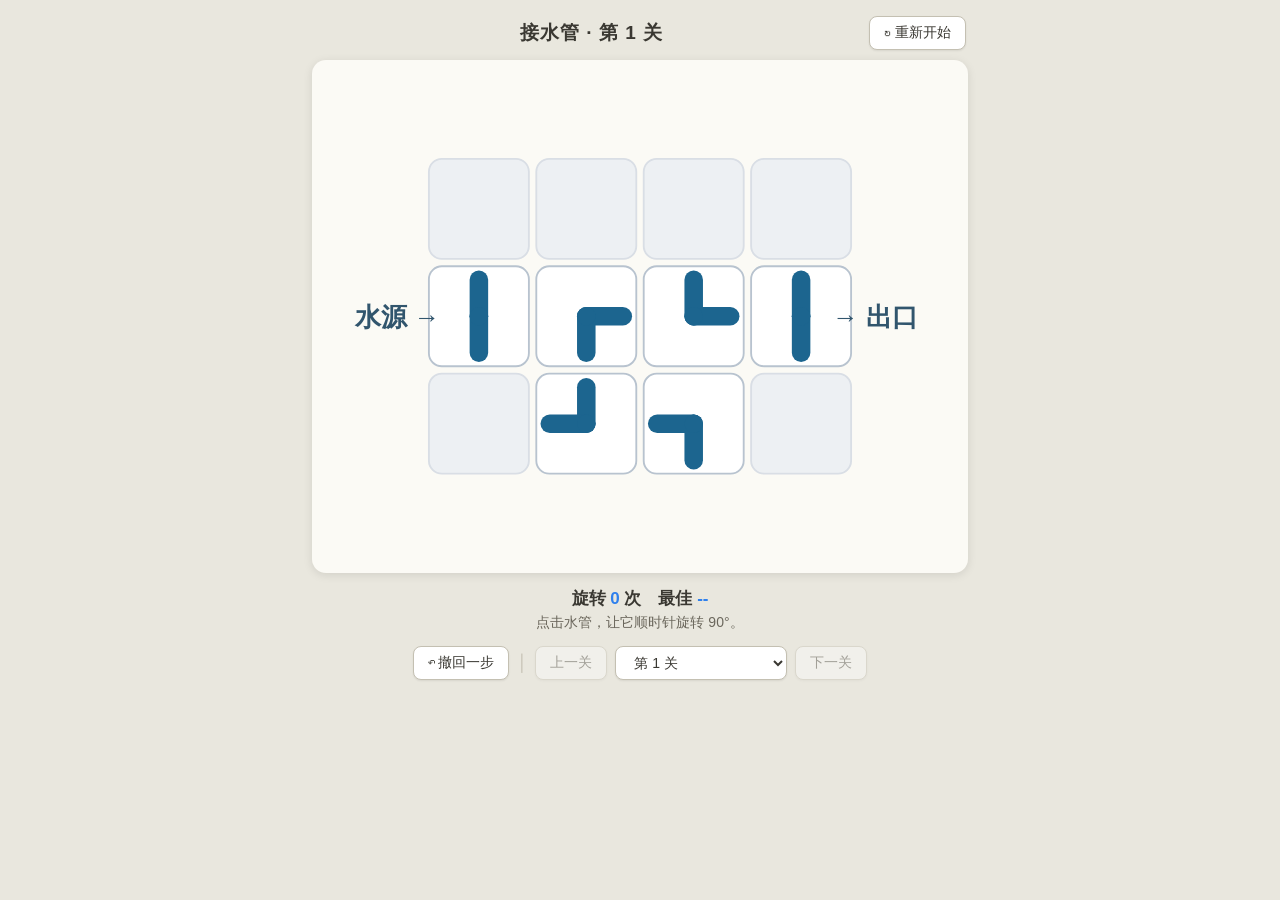
<file: 倒水/成品游戏/接水管试玩原型.html>
<!doctype html>
<html lang="zh-CN">
<head>
<meta charset="utf-8">
<meta name="viewport" content="width=device-width, initial-scale=1">
<title>接水管 · 试玩原型</title>
<style>
  * { box-sizing: border-box; }
  html, body { margin: 0; padding: 0; }
  body { font-family: -apple-system, "PingFang SC", "Microsoft YaHei", sans-serif; background: #e9e7de; color: #3a3832; }
  #app { max-width: 680px; margin: 0 auto; padding: 12px; }
  header { display: flex; align-items: center; justify-content: space-between; padding: 4px 2px 10px; }
  header .title { font-size: 19px; font-weight: 700; letter-spacing: 1px; }
  header button, footer button, footer select {
    font-size: 14px; padding: 7px 14px; border: 1px solid #c4c0b2; border-radius: 8px;
    background: #fff; color: #3a3832; cursor: pointer; box-shadow: 0 1px 2px rgba(0,0,0,.08);
  }
  header button:hover, footer button:hover:not(:disabled) { background: #f2f0e8; }
  button:disabled { opacity: .4; cursor: not-allowed; }
  #boardCard { background: #fbfaf5; border-radius: 14px; padding: 10px; box-shadow: 0 2px 10px rgba(0,0,0,.10); }
  #boardWrap { display: flex; justify-content: center; }
  #svg { display: block; width: min(600px, 94vw); height: auto; }
  .cell-inactive { fill: #edf0f3; stroke: #d9dee5; }
  .cell-active { fill: #ffffff; stroke: #b8c3cf; }
  .pipe-line { stroke: #1c658f; stroke-width: 10; stroke-linecap: round; }
  .pipe-hub { fill: #1c658f; }
  .pipe-line.lit { stroke: #2f80ed; stroke-width: 13; stroke-dasharray: 20 12; animation: flow .9s linear infinite; }
  .pipe-hub.lit { fill: #2f80ed; }
  .lock-badge rect { fill: #d97706; stroke: #92400e; stroke-width: 1.5; }
  .lock-badge-text { fill: #ffffff; font-weight: 700; }
  @keyframes flow { to { stroke-dashoffset: -32; } }
  .edge-label { fill: #31556d; font-size: 14px; font-weight: 700; pointer-events: none; }
  .seg { cursor: pointer; }
  .seg.pop { animation: pop .2s ease; }
  @keyframes pop { 0% { transform: scale(1); } 45% { transform: scale(1.14); } 100% { transform: scale(1); } }
  footer { text-align: center; padding: 14px 0 26px; }
  footer .stats { font-size: 17px; font-weight: 600; margin-bottom: 4px; }
  footer .stats .num { color: #2f80ed; }
  footer .hint { min-height: 22px; font-size: 14px; color: #6b675c; margin-bottom: 10px; }
  footer .controls { display: flex; gap: 8px; justify-content: center; flex-wrap: wrap; align-items: center; }
  footer .controls .sep { color: #c4c0b2; }
  #win { position: fixed; top: 0; left: 0; right: 0; bottom: 0; background: rgba(0,0,0,.48);
         display: none; align-items: center; justify-content: center; z-index: 10; }
  #win.show { display: flex; }
  #win .box { background: #fff; border-radius: 16px; padding: 26px 36px; text-align: center;
              box-shadow: 0 10px 40px rgba(0,0,0,.28); animation: popin .22s ease; }
  @keyframes popin { from { transform: scale(.85); opacity: 0; } to { transform: scale(1); opacity: 1; } }
  #win .tick { font-size: 40px; line-height: 1; margin-bottom: 4px; }
  #win h2 { margin: 0 0 12px; font-size: 22px; }
  #win .row { margin: 5px 0; font-size: 16px; }
  #win .btns { margin-top: 16px; display: flex; gap: 10px; justify-content: center; }
  #win .btns button { font-size: 15px; padding: 9px 20px; border: 1px solid #c4c0b2; border-radius: 8px; background: #fff; cursor: pointer; }
  #win .btns button.primary { background: #2f80ed; color: #fff; border-color: #2f80ed; }
</style>
</head>
<body>
<div id="app">
  <header>
    <span></span>
    <span class="title" id="levelTitle">接水管 · 第 1 关</span>
    <button id="restart">↻ 重新开始</button>
  </header>
  <div id="boardCard">
    <div id="boardWrap">
      <svg id="svg" xmlns="http://www.w3.org/2000/svg"></svg>
    </div>
  </div>
  <footer>
    <div class="stats">旋转 <span class="num" id="count">0</span> 次　最佳 <span class="num" id="best">--</span></div>
    <div class="hint" id="hint">点击水管，让它顺时针旋转 90°。</div>
    <div class="controls">
      <button id="undo">↶ 撤回一步</button>
      <span class="sep">│</span>
      <button id="prev">上一关</button>
      <select id="levelSelect"></select>
      <button id="next">下一关</button>
    </div>
  </footer>
</div>
<div id="win">
  <div class="box">
    <div class="tick">✅</div>
    <h2>通关！</h2>
    <div class="row">本次：<span id="wCur"></span> 次</div>
    <div class="row">最佳：<span id="wBest"></span> 次</div>
    <div class="btns">
      <button id="wReplay">再玩一次</button>
      <button class="primary" id="wNext">下一关</button>
    </div>
  </div>
</div>
<script>
/* ============ 关卡数据（来自《接水管10关设计数据.md》，待试玩冻结） ============ */
/* 开口位掩码：上=1 右=2 下=4 左=8 */
var LEVELS = [
  {rows:3, cols:4, sourceRow:2, exitRow:2, path:[[2,1],[2,2],[3,2],[3,3],[2,3],[2,4]], turns:[1,1,1,1,1,1], decoys:[]},
  {rows:3, cols:5, sourceRow:2, exitRow:2, path:[[2,1],[2,2],[1,2],[1,3],[1,4],[2,4],[2,5]], turns:[1,2,1,0,3,1,1], decoys:[]},
  {rows:4, cols:4, sourceRow:3, exitRow:3, path:[[3,1],[2,1],[1,1],[1,2],[2,2],[3,2],[3,3],[3,4]], turns:[1,1,2,3,1,2,1,0], decoys:[]},
  {rows:4, cols:5, sourceRow:2, exitRow:2, path:[[2,1],[2,2],[3,2],[4,2],[4,3],[3,3],[2,3],[1,3],[1,4],[2,4],[2,5]], turns:[1,3,1,3,3,1,0,2,2,2,0], decoys:[]},
  {rows:5, cols:5, sourceRow:3, exitRow:3, path:[[3,1],[2,1],[1,1],[1,2],[2,2],[3,2],[4,2],[4,3],[3,3],[2,3],[2,4],[3,4],[4,4],[5,4],[5,5],[4,5],[3,5]], turns:[3,1,1,2,1,0,1,1,1,3,2,0,0,1,0,0,1], decoys:[]},
  {rows:5, cols:6, sourceRow:2, exitRow:2, path:[[2,1],[2,2],[1,2],[1,3],[1,4],[2,4],[3,4],[3,3],[4,3],[5,3],[5,4],[5,5],[4,5],[3,5],[2,5],[2,6]], turns:[1,2,3,1,2,0,1,2,1,3,0,1,1,1,0,0], decoys:[]},
  {rows:5, cols:6, sourceRow:4, exitRow:4, path:[[4,1],[3,1],[2,1],[2,2],[3,2],[4,2],[5,2],[5,3],[4,3],[3,3],[2,3],[1,3],[1,4],[2,4],[3,4],[3,5],[4,5],[4,6]], turns:[3,1,1,2,0,1,0,3,1,1,1,2,2,1,3,2,3,1], decoys:[[1,1,10],[5,6,5]]},
  {rows:6, cols:6, sourceRow:3, exitRow:3, path:[[3,1],[3,2],[2,2],[1,2],[1,3],[2,3],[3,3],[4,3],[5,3],[5,4],[4,4],[3,4],[2,4],[2,5],[3,5],[4,5],[5,5],[6,5],[6,6],[5,6],[4,6],[3,6]], turns:[1,1,1,3,1,1,1,0,1,1,1,0,0,0,0,1,1,3,3,1,1,3], decoys:[[1,6,9],[6,1,10]]},
  {rows:6, cols:7, sourceRow:4, exitRow:4, path:[[4,1],[3,1],[2,1],[1,1],[1,2],[1,3],[2,3],[2,2],[3,2],[4,2],[5,2],[6,2],[6,3],[6,4],[5,4],[4,4],[3,4],[3,5],[2,5],[1,5],[1,6],[2,6],[3,6],[4,6],[5,6],[5,7],[4,7]], turns:[0,1,0,1,0,0,3,0,1,1,1,2,1,0,1,1,3,3,1,2,2,1,1,1,2,1,0], decoys:[[6,6,5],[2,7,10]]},
  {rows:7, cols:7, sourceRow:4, exitRow:4, path:[[4,1],[5,1],[6,1],[7,1],[7,2],[6,2],[5,2],[4,2],[3,2],[2,2],[1,2],[1,3],[2,3],[3,3],[4,3],[5,3],[6,3],[6,4],[5,4],[4,4],[3,4],[2,4],[2,5],[3,5],[4,5],[5,5],[6,5],[7,5],[7,6],[6,6],[5,6],[4,6],[4,7]], turns:[3,1,1,2,0,0,1,0,1,1,3,1,0,1,1,0,2,3,0,1,1,2,3,0,1,1,1,2,2,0,1,2,0], decoys:[[1,5,5],[1,7,6],[7,7,10]]},
  {rows:7, cols:8, sourceRow:4, exitRow:4, path:[[4,1],[5,1],[6,1],[7,1],[7,2],[7,3],[6,3],[6,2],[5,2],[4,2],[3,2],[2,2],[1,2],[1,3],[2,3],[2,4],[1,4],[1,5],[2,5],[3,5],[3,4],[3,3],[4,3],[5,3],[5,4],[6,4],[7,4],[7,5],[6,5],[6,6],[7,6],[7,7],[6,7],[5,7],[5,6],[5,5],[4,5],[4,6],[3,6],[2,6],[1,6],[1,7],[2,7],[2,8],[3,8],[3,7],[4,7],[4,8]], turns:[2,1,1,2,0,1,2,0,0,1,1,1,2,0,1,1,0,3,0,3,0,1,0,2,2,0,1,3,2,1,0,1,1,3,0,2,0,2,1,1,3,2,1,1,2,2,1,1]},
  {rows:8, cols:8, sourceRow:4, exitRow:4, path:[[4,1],[3,1],[2,1],[1,1],[1,2],[2,2],[2,3],[1,3],[1,4],[2,4],[3,4],[3,3],[3,2],[4,2],[5,2],[6,2],[7,2],[7,1],[8,1],[8,2],[8,3],[8,4],[7,4],[7,3],[6,3],[5,3],[5,4],[6,4],[6,5],[7,5],[8,5],[8,6],[8,7],[7,7],[7,6],[6,6],[5,6],[5,5],[4,5],[3,5],[2,5],[1,5],[1,6],[2,6],[2,7],[1,7],[1,8],[2,8],[3,8],[3,7],[3,6],[4,6],[4,7],[5,7],[6,7],[6,8],[5,8],[4,8]], turns:[0,1,0,2,1,3,1,2,1,0,2,1,0,1,0,1,3,1,1,1,0,2,3,0,1,0,2,1,2,1,0,1,1,3,3,0,1,3,1,1,0,0,1,2,1,2,2,1,2,1,3,0,3,0,0,2,0,3]},
  {rows:8, cols:9, sourceRow:3, exitRow:3, path:[[3,1],[2,1],[1,1],[1,2],[1,3],[2,3],[2,2],[3,2],[4,2],[5,2],[6,2],[7,2],[8,2],[8,3],[7,3],[7,4],[8,4],[8,5],[7,5],[6,5],[6,4],[6,3],[5,3],[4,3],[4,4],[5,4],[5,5],[5,6],[6,6],[7,6],[8,6],[8,7],[7,7],[7,8],[8,8],[8,9],[7,9],[6,9],[6,8],[6,7],[5,7],[4,7],[4,6],[4,5],[3,5],[2,5],[2,4],[1,4],[1,5],[1,6],[2,6],[2,7],[1,7],[1,8],[2,8],[3,8],[4,8],[5,8],[5,9],[4,9],[3,9]], turns:[1,1,0,0,3,3,3,0,1,0,0,1,2,1,3,3,1,1,1,3,0,3,1,1,3,3,0,1,1,0,2,0,2,0,2,2,1,0,0,3,0,0,0,1,0,2,2,1,1,2,3,1,1,3,1,1,1,1,0,1,0], decoys:[[3,7,5],[4,1,5]]},
  {rows:8, cols:9, sourceRow:5, exitRow:5, path:[[5,1],[6,1],[7,1],[8,1],[8,2],[7,2],[7,3],[8,3],[8,4],[8,5],[7,5],[7,4],[6,4],[6,3],[6,2],[5,2],[4,2],[3,2],[2,2],[2,1],[1,1],[1,2],[1,3],[1,4],[2,4],[2,3],[3,3],[4,3],[4,4],[3,4],[3,5],[2,5],[1,5],[1,6],[1,7],[2,7],[2,6],[3,6],[4,6],[4,5],[5,5],[6,5],[6,6],[7,6],[8,6],[8,7],[8,8],[7,8],[7,7],[6,7],[5,7],[4,7],[3,7],[3,8],[2,8],[1,8],[1,9],[2,9],[3,9],[4,9],[4,8],[5,8],[6,8],[6,9],[5,9]], turns:[3,1,1,3,2,3,2,1,1,0,2,1,2,1,3,1,1,1,3,0,2,0,0,1,2,1,1,3,1,3,2,0,0,1,3,3,3,0,1,1,0,1,1,0,1,1,2,3,0,1,1,1,3,1,1,2,2,1,0,2,0,1,3,2,3], decoys:[[5,3,5],[3,1,5]]},
  {rows:9, cols:9, sourceRow:4, exitRow:4, path:[[4,1],[5,1],[6,1],[7,1],[8,1],[9,1],[9,2],[9,3],[8,3],[8,2],[7,2],[7,3],[6,3],[6,2],[5,2],[5,3],[5,4],[6,4],[7,4],[8,4],[9,4],[9,5],[9,6],[8,6],[8,5],[7,5],[6,5],[6,6],[7,6],[7,7],[8,7],[9,7],[9,8],[8,8],[8,9],[7,9],[7,8],[6,8],[6,7],[5,7],[5,6],[5,5],[4,5],[3,5],[2,5],[2,4],[2,3],[2,2],[1,2],[1,3],[1,4],[1,5],[1,6],[1,7],[2,7],[2,6],[3,6],[3,7],[3,8],[2,8],[1,8],[1,9],[2,9],[3,9],[4,9]], turns:[1,1,1,1,0,3,1,0,2,2,2,2,3,3,0,1,3,1,1,1,0,0,0,0,3,1,2,1,2,1,0,2,2,1,1,0,0,1,0,0,0,1,0,1,3,1,0,1,1,0,0,1,1,3,3,0,2,0,3,1,1,1,1,1,3], decoys:[[3,1,5],[5,9,5],[4,4,5]]},
  {rows:9, cols:10, sourceRow:5, exitRow:5, path:[[5,1],[6,1],[7,1],[8,1],[9,1],[9,2],[9,3],[8,3],[8,2],[7,2],[7,3],[6,3],[6,2],[5,2],[4,2],[3,2],[2,2],[1,2],[1,3],[2,3],[2,4],[1,4],[1,5],[2,5],[2,6],[1,6],[1,7],[2,7],[3,7],[3,6],[3,5],[3,4],[3,3],[4,3],[4,4],[5,4],[6,4],[7,4],[8,4],[9,4],[9,5],[8,5],[8,6],[9,6],[9,7],[9,8],[8,8],[8,7],[7,7],[7,6],[7,5],[6,5],[6,6],[5,6],[4,6],[4,7],[4,8],[3,8],[2,8],[1,8],[1,9],[2,9],[3,9],[3,10],[4,10],[4,9],[5,9],[6,9],[7,9],[8,9],[9,9],[9,10],[8,10],[7,10],[6,10],[5,10]], turns:[0,1,1,1,2,1,1,1,0,1,1,2,3,0,0,0,0,2,0,1,1,3,1,2,1,3,1,1,3,1,1,1,1,1,0,0,0,1,1,2,0,3,2,2,1,1,3,3,1,0,2,2,0,0,2,0,0,1,0,3,0,1,3,0,1,3,0,0,1,1,1,2,1,0,1,3], decoys:[[1,1,5],[5,8,5],[7,8,5]]},
  {rows:9, cols:10, sourceRow:4, exitRow:4, path:[[4,1],[3,1],[2,1],[1,1],[1,2],[2,2],[2,3],[1,3],[1,4],[2,4],[2,5],[1,5],[1,6],[2,6],[3,6],[3,5],[3,4],[3,3],[3,2],[4,2],[5,2],[6,2],[7,2],[8,2],[8,1],[9,1],[9,2],[9,3],[9,4],[8,4],[8,3],[7,3],[6,3],[6,4],[7,4],[7,5],[8,5],[9,5],[9,6],[8,6],[8,7],[9,7],[9,8],[8,8],[8,9],[9,9],[9,10],[8,10],[7,10],[7,9],[7,8],[7,7],[7,6],[6,6],[6,5],[5,5],[5,4],[5,3],[4,3],[4,4],[4,5],[4,6],[5,6],[5,7],[6,7],[6,8],[6,9],[5,9],[5,8],[4,8],[3,8],[2,8],[1,8],[1,9],[2,9],[3,9],[3,10],[4,10]], turns:[0,1,1,1,3,0,3,2,0,0,0,2,1,1,2,1,1,1,1,0,1,0,0,3,2,1,1,1,0,0,2,1,3,3,0,2,1,2,3,2,0,1,2,3,2,1,2,1,1,1,1,0,3,3,3,3,1,1,2,0,1,1,0,3,3,1,0,2,0,0,0,1,2,2,0,1,1,1], decoys:[[3,7,5],[5,1,5],[6,1,5],[2,7,5]]},
  {rows:10, cols:10, sourceRow:6, exitRow:6, path:[[6,1],[7,1],[8,1],[9,1],[10,1],[10,2],[10,3],[9,3],[9,2],[8,2],[7,2],[7,3],[8,3],[8,4],[9,4],[10,4],[10,5],[10,6],[9,6],[9,5],[8,5],[7,5],[7,4],[6,4],[5,4],[4,4],[4,3],[4,2],[3,2],[2,2],[1,2],[1,3],[2,3],[2,4],[1,4],[1,5],[1,6],[2,6],[2,5],[3,5],[4,5],[4,6],[3,6],[3,7],[2,7],[1,7],[1,8],[1,9],[2,9],[2,8],[3,8],[4,8],[4,7],[5,7],[5,6],[5,5],[6,5],[6,6],[7,6],[8,6],[8,7],[9,7],[10,7],[10,8],[9,8],[9,9],[10,9],[10,10],[9,10],[8,10],[8,9],[8,8],[7,8],[7,7],[6,7],[6,8],[5,8],[5,9],[4,9],[3,9],[3,10],[4,10],[5,10],[6,10]], turns:[1,0,0,1,3,0,2,2,3,0,0,1,2,3,1,0,1,2,0,3,0,3,2,0,1,2,0,2,1,1,1,3,3,3,2,1,0,2,3,0,2,2,0,2,0,1,0,3,0,1,1,2,3,2,0,0,2,2,0,1,2,1,1,1,2,0,2,0,1,3,0,2,3,3,3,2,2,0,1,3,3,0,0,2], decoys:[[2,1,5],[6,9,5],[7,10,5],[7,9,5]]},
  {rows:10, cols:11, sourceRow:5, exitRow:5, path:[[5,1],[6,1],[7,1],[8,1],[9,1],[10,1],[10,2],[10,3],[9,3],[9,2],[8,2],[7,2],[7,3],[8,3],[8,4],[9,4],[10,4],[10,5],[9,5],[9,6],[10,6],[10,7],[10,8],[9,8],[9,7],[8,7],[8,6],[8,5],[7,5],[7,4],[6,4],[6,3],[6,2],[5,2],[4,2],[3,2],[2,2],[2,1],[1,1],[1,2],[1,3],[2,3],[2,4],[1,4],[1,5],[2,5],[3,5],[3,4],[3,3],[4,3],[4,4],[4,5],[4,6],[3,6],[2,6],[1,6],[1,7],[1,8],[2,8],[2,7],[3,7],[4,7],[4,8],[3,8],[3,9],[2,9],[1,9],[1,10],[2,10],[3,10],[4,10],[4,9],[5,9],[6,9],[6,8],[6,7],[6,6],[7,6],[7,7],[7,8],[8,8],[8,9],[9,9],[10,9],[10,10],[9,10],[8,10],[7,10],[7,11],[6,11],[6,10],[5,10],[5,11]], turns:[2,0,1,1,0,1,0,2,0,2,1,0,2,3,2,1,2,1,2,1,1,1,3,0,0,0,1,3,1,1,0,1,2,0,0,0,1,2,2,0,2,0,2,0,2,0,1,1,2,3,1,1,1,0,1,2,1,2,2,1,0,3,2,3,2,0,3,0,1,1,3,0,1,2,0,0,1,1,1,2,3,2,0,3,2,1,1,0,3,3,3,3,1], decoys:[[10,11,5],[4,1,5],[7,9,5],[5,7,5],[6,5,5]], locked:[1,23,45,67]},
  {rows:10, cols:12, sourceRow:6, exitRow:6, path:[[6,1],[7,1],[8,1],[9,1],[10,1],[10,2],[10,3],[9,3],[9,2],[8,2],[8,3],[8,4],[9,4],[10,4],[10,5],[10,6],[9,6],[9,5],[8,5],[7,5],[7,4],[7,3],[7,2],[6,2],[5,2],[4,2],[3,2],[2,2],[2,1],[1,1],[1,2],[1,3],[2,3],[2,4],[1,4],[1,5],[1,6],[2,6],[2,5],[3,5],[3,4],[3,3],[4,3],[4,4],[5,4],[5,3],[6,3],[6,4],[6,5],[5,5],[4,5],[4,6],[3,6],[3,7],[2,7],[1,7],[1,8],[2,8],[2,9],[1,9],[1,10],[2,10],[3,10],[3,9],[3,8],[4,8],[4,7],[5,7],[5,6],[6,6],[7,6],[8,6],[8,7],[9,7],[10,7],[10,8],[10,9],[9,9],[9,8],[8,8],[7,8],[7,7],[6,7],[6,8],[5,8],[5,9],[4,9],[4,10],[4,11],[3,11],[2,11],[1,11],[1,12],[2,12],[3,12],[4,12],[5,12],[5,11],[5,10],[6,10],[7,10],[8,10],[9,10],[10,10],[10,11],[9,11],[9,12],[8,12],[8,11],[7,11],[6,11],[6,12]], turns:[0,0,1,0,2,1,2,3,1,1,1,2,1,1,1,1,2,3,0,2,0,1,1,0,0,1,1,2,2,0,0,3,1,3,0,1,2,1,3,2,1,0,3,1,3,0,1,0,1,1,0,0,1,1,1,3,0,0,2,0,1,1,1,1,3,2,1,0,0,1,0,3,3,0,3,1,0,1,0,1,1,2,2,3,1,3,1,0,0,0,1,1,2,1,0,1,2,0,3,1,1,1,0,3,1,3,1,2,0,0,1,1], decoys:[[5,1,5],[10,12,5],[6,9,5],[7,9,5],[7,12,5],[8,9,5]], locked:[1,23,45,67,89]}
];

/* ============ 纯逻辑（可独立测试） ============ */
var DIRDELTA = {1:{dr:-1,dc:0}, 2:{dr:0,dc:1}, 4:{dr:1,dc:0}, 8:{dr:0,dc:-1}};
function rotCW(m) { return ((m << 1) & 15) | (m >> 3); }
function rotCCW(m) { return ((m >> 1) & 15) | ((m << 3) & 15); }
function flipMask(m) { return ((m << 2) & 15) | ((m >> 2) & 15); }
function dirMask(dr, dc) { if (dr === -1) return 1; if (dr === 1) return 4; if (dc === 1) return 2; return 8; }
function key(r, c) { return r + ',' + c; }

function correctOpenings(lv) {
  var res = [], path = lv.path, i;
  for (i = 0; i < path.length; i++) {
    var r = path[i][0], c = path[i][1], m = 0;
    if (i === 0) {
      m = 8;
      m |= dirMask(path[1][0] - r, path[1][1] - c);
    } else if (i === path.length - 1) {
      m = 2;
      m |= flipMask(dirMask(r - path[i-1][0], c - path[i-1][1]));
    } else {
      m |= flipMask(dirMask(r - path[i-1][0], c - path[i-1][1]));
      m |= dirMask(path[i+1][0] - r, path[i+1][1] - c);
    }
    res.push(m);
  }
  return res;
}

function initialMasks(lv) {
  var correct = correctOpenings(lv), masks = {}, i, k;
  for (i = 0; i < lv.path.length; i++) {
    var m = correct[i], t = lv.turns[i], n;
    for (n = 0; n < t; n++) m = rotCCW(m);
    masks[key(lv.path[i][0], lv.path[i][1])] = m;
  }
  for (k = 0; k < (lv.decoys || []).length; k++) {
    var d = lv.decoys[k];
    masks[key(d[0], d[1])] = d[2];
  }
  return masks;
}

function connected(masks, lv) {
  var start = lv.path[0], target = lv.path[lv.path.length - 1];
  if (!(masks[key(start[0], start[1])] & 8)) return false;
  var seen = {}, stack = [start], d, nr, nc, nk, bit;
  seen[key(start[0], start[1])] = 1;
  while (stack.length) {
    var cell = stack.pop(), m = masks[key(cell[0], cell[1])];
    for (d = 0; d < 4; d++) {
      bit = 1 << d;
      if (!(m & bit)) continue;
      nr = cell[0] + DIRDELTA[bit].dr; nc = cell[1] + DIRDELTA[bit].dc;
      if (nr === target[0] && nc === target[1]) {
        /* 到达出口格：出口管道必须开口对接水流方向，且开口朝右连接出口 */
        var tm = masks[key(target[0], target[1])];
        if ((tm & flipMask(bit)) && (tm & 2)) return true;
        continue;
      }
      if (nr >= 1 && nr <= lv.rows && nc >= 1 && nc <= lv.cols) {
        nk = key(nr, nc);
        if (masks[nk] !== undefined && (masks[nk] & flipMask(bit)) && !seen[nk]) {
          seen[nk] = 1; stack.push([nr, nc]);
        }
      }
    }
  }
  return false;
}

/* ============ 界面状态 ============ */
var cur = 0;
var pipes = [];
var count = 0;
var undoStack = [];
var lock = false;
var finishing = false;
var winShown = false;
var idleTimer = null;
var unlocked = 1;
var saveData = null;

var svgRoot = document.getElementById('svg');
var countEl = document.getElementById('count');
var bestEl = document.getElementById('best');
var hintEl = document.getElementById('hint');
var titleEl = document.getElementById('levelTitle');
var winEl = document.getElementById('win');
var selEl = document.getElementById('levelSelect');
var prevBtn = document.getElementById('prev');
var nextBtn = document.getElementById('next');

function loadSave() {
  try { saveData = JSON.parse(localStorage.getItem('jieshuiguan_save') || '{}'); }
  catch (e) { saveData = {}; }
  if (!saveData || typeof saveData !== 'object') saveData = {};
  if (!saveData.best || typeof saveData.best !== 'object') saveData.best = {};
  unlocked = (typeof saveData.unlocked === 'number' && saveData.unlocked >= 1) ? saveData.unlocked : 1;
}
function persist() { try { localStorage.setItem('jieshuiguan_save', JSON.stringify(saveData)); } catch (e) {} }
function showBest() {
  var b = saveData.best[cur];
  bestEl.textContent = (b === undefined || b === null) ? '--' : b;
}

function loadLevel(idx) {
  cur = idx;
  var lv = LEVELS[cur];
  var masks = initialMasks(lv);
  pipes = [];
  var i;
  for (i = 0; i < lv.path.length; i++) {
    var locked = lv.locked && lv.locked.indexOf(i) >= 0;
    pipes.push({r: lv.path[i][0], c: lv.path[i][1], mask: masks[key(lv.path[i][0], lv.path[i][1])], decoy: false, locked: !!locked});
  }
  for (i = 0; i < (lv.decoys || []).length; i++) {
    var d = lv.decoys[i];
    pipes.push({r: d[0], c: d[1], mask: d[2], decoy: true});
  }
  count = 0; undoStack = []; winShown = false; lock = false; finishing = false;
  winEl.classList.remove('show');
  titleEl.textContent = '接水管 · 第 ' + (cur + 1) + ' 关';
  selEl.value = String(cur + 1);
  countEl.textContent = '0';
  hintEl.textContent = '点击水管，让它顺时针旋转 90°。';
  showBest();
  renderBoard();
  updateNav();
  resetIdle();
}

function boardGeom() {
  var lv = LEVELS[cur];
  var cell = Math.min(58, 360 / Math.max(lv.rows, lv.cols));
  var margin = 46;
  return {cell: cell, margin: margin, W: margin * 2 + lv.cols * cell, H: margin * 2 + lv.rows * cell};
}

function svgEl(name, attrs) {
  var el = document.createElementNS('http://www.w3.org/2000/svg', name);
  for (var k in attrs) if (attrs.hasOwnProperty(k)) el.setAttribute(k, attrs[k]);
  return el;
}

function renderBoard() {
  var lv = LEVELS[cur];
  var g = boardGeom();
  svgRoot.setAttribute('viewBox', '0 0 ' + g.W + ' ' + g.H);
  svgRoot.setAttribute('width', g.W); svgRoot.setAttribute('height', g.H);
  var html = '';
  var r, c;
  for (r = 1; r <= lv.rows; r++) {
    for (c = 1; c <= lv.cols; c++) {
      var isPath = findPipe(r, c) !== null;
      html += '<rect x="' + (g.margin + (c - 1) * g.cell + 2) + '" y="' + (g.margin + (r - 1) * g.cell + 2) +
              '" width="' + (g.cell - 4) + '" height="' + (g.cell - 4) + '" rx="7" class="' +
              (isPath ? 'cell-active' : 'cell-inactive') + '"/>';
    }
  }
  svgRoot.innerHTML = html;
  var i, p;
  for (i = 0; i < pipes.length; i++) {
    p = pipes[i];
    var seg = svgEl('g', {'class': 'seg', 'data-key': key(p.r, p.c)});
    var cx = g.margin + (p.c - 0.5) * g.cell, cy = g.margin + (p.r - 0.5) * g.cell;
    var bits = [1, 2, 4, 8], j;
    for (j = 0; j < 4; j++) {
      var bit = bits[j];
      if (p.mask & bit) {
        var dd = DIRDELTA[bit];
        seg.appendChild(svgEl('line', {
          x1: cx, y1: cy, x2: cx + dd.dc * g.cell * 0.34, y2: cy + dd.dr * g.cell * 0.34,
          'class': 'pipe-line'
        }));
      }
    }
    seg.appendChild(svgEl('circle', {cx: cx, cy: cy, r: 5, 'class': 'pipe-hub'}));
    if (p.locked) {
      var lg = svgEl('g', {'class': 'lock-badge'});
      var bg = svgEl('rect', {x: cx - g.cell*0.24, y: cy - g.cell*0.44, width: g.cell*0.48, height: g.cell*0.32, rx: g.cell*0.08});
      var tx = svgEl('text', {'class': 'lock-badge-text', 'text-anchor': 'middle', x: cx, y: cy - g.cell*0.19, 'font-size': g.cell*0.28 + 'px'});
      tx.textContent = '锁';
      lg.appendChild(bg); lg.appendChild(tx);
      seg.appendChild(lg);
    }
    seg.addEventListener('click', (function (rr, cc) {
      return function () { onCellClick(rr, cc); };
    })(p.r, p.c));
    svgRoot.appendChild(seg);
  }
  var sy = g.margin + (lv.sourceRow - 0.5) * g.cell, ey = g.margin + (lv.exitRow - 0.5) * g.cell;
  var sText = svgEl('text', {x: 8, y: sy + 5, 'class': 'edge-label'});
  sText.textContent = '水源 →';
  svgRoot.appendChild(sText);
  var eText = svgEl('text', {x: g.W - 58, y: ey + 5, 'class': 'edge-label'});
  eText.textContent = '→ 出口';
  svgRoot.appendChild(eText);
  updatePipeStyle();
}

/* 从水源出发沿当前开口可达的主路段（干扰管不参与，始终显示默认色） */
function connectedSegments() {
  var lv = LEVELS[cur];
  var pathSet = {}, masks = collectMasks();
  lv.path.forEach(function (p) { pathSet[key(p[0], p[1])] = true; });
  var seen = {};
  var start = lv.path[0];
  if (!(masks[key(start[0], start[1])] & 8)) return seen;
  var stack = [start];
  seen[key(start[0], start[1])] = true;
  while (stack.length) {
    var cell = stack.pop(), m = masks[key(cell[0], cell[1])], d, bit;
    for (d = 0; d < 4; d++) {
      bit = 1 << d;
      if (!(m & bit)) continue;
      var nr = cell[0] + DIRDELTA[bit].dr, nc = cell[1] + DIRDELTA[bit].dc;
      var nk = key(nr, nc);
      if (pathSet[nk] && (masks[nk] & flipMask(bit)) && !seen[nk]) {
        seen[nk] = true; stack.push([nr, nc]);
      }
    }
  }
  return seen;
}

function updatePipeStyle() {
  var lit = connectedSegments();
  var segs = svgRoot.querySelectorAll('.seg'), i;
  for (i = 0; i < segs.length; i++) {
    var k = segs[i].getAttribute('data-key');
    var on = lit[k] === true;
    var lines = segs[i].querySelectorAll('.pipe-line'), j;
    for (j = 0; j < lines.length; j++) {
      if (on) lines[j].classList.add('lit'); else lines[j].classList.remove('lit');
    }
    var hubs = segs[i].querySelectorAll('.pipe-hub');
    for (j = 0; j < hubs.length; j++) {
      if (on) hubs[j].classList.add('lit'); else hubs[j].classList.remove('lit');
    }
  }
}

function findPipe(r, c) {
  for (var i = 0; i < pipes.length; i++) if (pipes[i].r === r && pipes[i].c === c) return pipes[i];
  return null;
}

function onCellClick(r, c) {
  if (lock || winShown || finishing) return;
  var p = findPipe(r, c);
  if (!p) return;
  if (p.locked) {
    hintEl.textContent = '🔒 这根水管被固定了，不能旋转。';
    resetIdle();
    return;
  }
  undoStack.push({r: r, c: c, prev: p.mask});
  p.mask = rotCW(p.mask);
  count++;
  countEl.textContent = String(count);
  var seg = svgRoot.querySelector('.seg[data-key="' + key(r, c) + '"]');
  if (seg) {
    redrawSeg(seg, p);
    seg.classList.remove('pop');
    void seg.offsetWidth;
    seg.classList.add('pop');
  }
  if (count === 1) hintEl.textContent = '让相邻水管的开口对在一起。';
  resetIdle();
  updatePipeStyle();
  if (connected(collectMasks(), LEVELS[cur])) finish();
}

/* 按当前方向重绘一段管道的管口线条（旋转后必须重画，否则看起来没转） */
function redrawSeg(seg, p) {
  var g = boardGeom();
  var cx = g.margin + (p.c - 0.5) * g.cell, cy = g.margin + (p.r - 0.5) * g.cell;
  var lines = seg.querySelectorAll('.pipe-line'), i;
  for (i = lines.length - 1; i >= 0; i--) seg.removeChild(lines[i]);
  var bits = [1, 2, 4, 8], j;
  for (j = 0; j < 4; j++) {
    var bit = bits[j];
    if (p.mask & bit) {
      var dd = DIRDELTA[bit];
      var ln = svgEl('line', {
        x1: cx, y1: cy, x2: cx + dd.dc * g.cell * 0.34, y2: cy + dd.dr * g.cell * 0.34,
        'class': 'pipe-line'
      });
      seg.insertBefore(ln, seg.querySelector('.pipe-hub'));
    }
  }
}

function collectMasks() {
  var masks = {}, i;
  for (i = 0; i < pipes.length; i++) masks[key(pipes[i].r, pipes[i].c)] = pipes[i].mask;
  return masks;
}

function finish() {
  finishing = true;
  lock = true;
  var lv = LEVELS[cur];
  var stepDelay = Math.min(90, Math.round(1200 / lv.path.length));
  var i;
  for (i = 0; i < lv.path.length; i++) {
    (function (idx) {
      setTimeout(function () {
        updatePipeStyle();
        var seg = svgRoot.querySelector('.seg[data-key="' + key(lv.path[idx][0], lv.path[idx][1]) + '"]');
        if (seg) {
          seg.classList.remove('pop');
          void seg.offsetWidth;
          seg.classList.add('pop');
        }
        if (idx === lv.path.length - 1) {
          lock = false; finishing = false; winShown = true;
          var prevBest = saveData.best[cur];
          if (prevBest === undefined || prevBest === null || count < prevBest) {
            saveData.best[cur] = count; persist(); showBest();
          }
          document.getElementById('wCur').textContent = String(count);
          document.getElementById('wBest').textContent = String(saveData.best[cur]);
          if (cur + 1 >= LEVELS.length) {
            document.getElementById('wNext').style.display = 'none';
          } else {
            document.getElementById('wNext').style.display = '';
          }
          winEl.classList.add('show');
          if (cur + 1 >= unlocked) { unlocked = cur + 2; saveData.unlocked = unlocked; persist(); updateNav(); }
        }
      }, stepDelay * (idx + 1));
    })(i);
  }
}

function onUndo() {
  if (lock || winShown || !undoStack.length) return;
  var u = undoStack.pop();
  var p = findPipe(u.r, u.c);
  p.mask = u.prev;
  count--;
  countEl.textContent = String(count);
  hintEl.textContent = count > 0 ? '让相邻水管的开口对在一起。' : '点击水管，让它顺时针旋转 90°。';
  resetIdle();
  updatePipeStyle();
}

function updateNav() {
  prevBtn.disabled = (cur === 0);
  nextBtn.disabled = (cur + 1 >= unlocked) || (cur + 1 >= LEVELS.length);
  var opts = selEl.options, i;
  for (i = 0; i < opts.length; i++) {
    opts[i].textContent = '第 ' + (i + 1) + ' 关' + (i + 1 <= unlocked ? '' : '（未解锁）');
  }
}

function resetIdle() {
  if (idleTimer) clearTimeout(idleTimer);
  idleTimer = setTimeout(function () {
    if (!winShown) hintEl.textContent = '从左侧水源开始，一段一段检查。';
  }, 20000);
}

(function fillSelect() {
  for (var i = 1; i <= LEVELS.length; i++) {
    var o = document.createElement('option');
    o.value = String(i);
    selEl.appendChild(o);
  }
})();

document.getElementById('restart').addEventListener('click', function () { loadLevel(cur); });
document.getElementById('undo').addEventListener('click', onUndo);
prevBtn.addEventListener('click', function () { if (lock) return; loadLevel(cur - 1); });
nextBtn.addEventListener('click', function () {
  if (lock) return;
  if (cur + 1 < LEVELS.length && cur + 1 < unlocked) loadLevel(cur + 1);
});
selEl.addEventListener('change', function () {
  if (lock) return;
  loadLevel(parseInt(selEl.value, 10) - 1);
});
document.getElementById('wReplay').addEventListener('click', function () { loadLevel(cur); });
document.getElementById('wNext').addEventListener('click', function () {
  if (cur + 1 < LEVELS.length) loadLevel(cur + 1);
});

loadSave();
loadLevel(0);
</script>
</body>
</html>
</file>
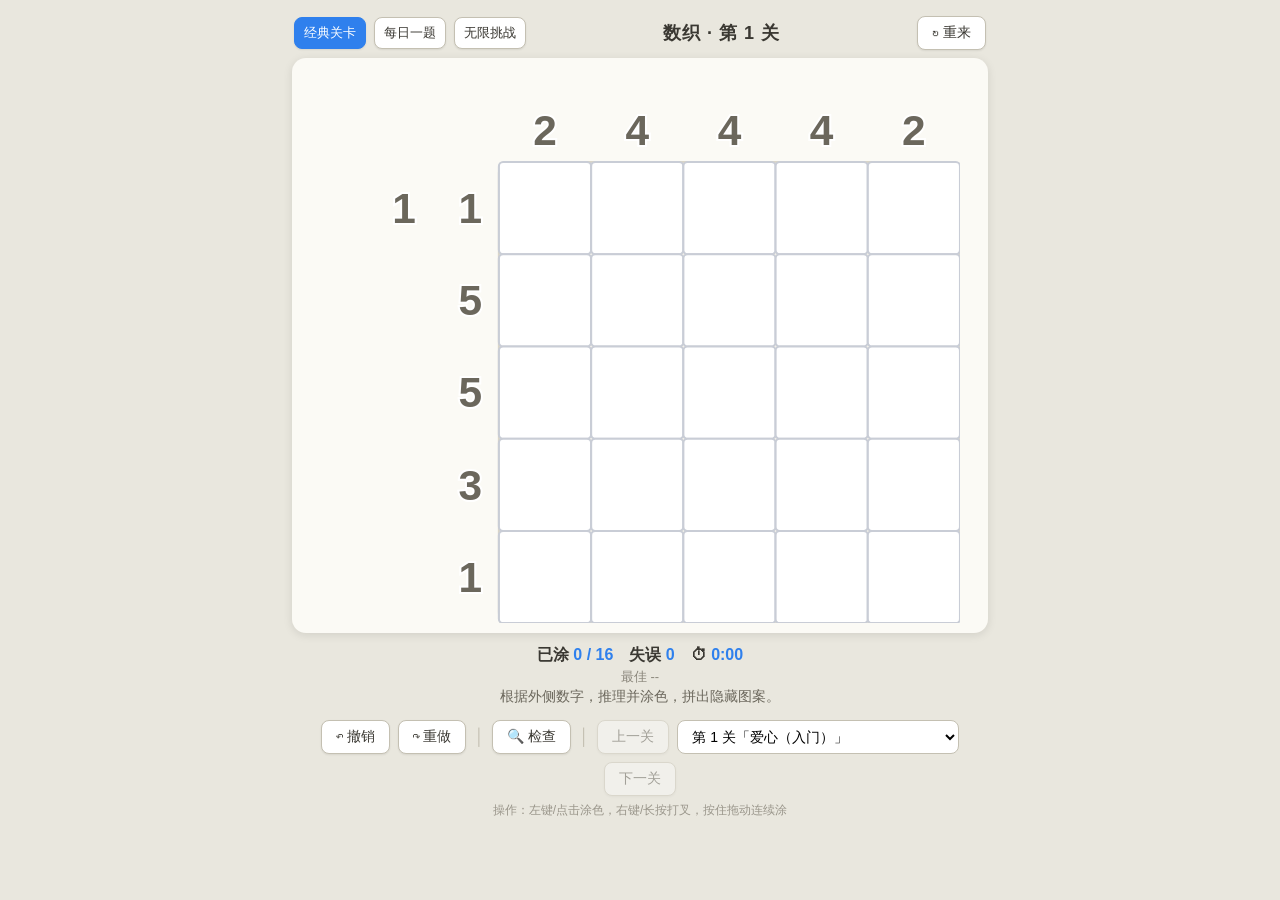
<file: 倒水/成品游戏/数织试玩原型.html>
<!doctype html>
<html lang="zh-CN">
<head>
<meta charset="utf-8">
<meta name="viewport" content="width=device-width, initial-scale=1">
<title>数织 · 拼豆彩色版</title>
<style>
  * { box-sizing: border-box; }
  html, body { margin: 0; padding: 0; }
  body { font-family: -apple-system, "PingFang SC", "Microsoft YaHei", sans-serif; background: #e9e7de; color: #3a3832; }
  #app { max-width: 720px; margin: 0 auto; padding: 12px; }
  header { display: flex; align-items: center; gap: 8px; padding: 4px 2px 8px; }
  header .title { font-size: 18px; font-weight: 700; letter-spacing: 1px; flex: 1; text-align: center; }
  button { font-size: 14px; padding: 7px 14px; border: 1px solid #c4c0b2; border-radius: 8px;
           background: #fff; color: #3a3832; cursor: pointer; box-shadow: 0 1px 2px rgba(0,0,0,.08); }
  button:hover:not(:disabled) { background: #f2f0e8; }
  button:disabled { opacity: .4; cursor: not-allowed; }
  header .modebtn { font-size: 13px; padding: 6px 9px; white-space: nowrap; }
  header .modebtn.on { background: #2f80ed; color: #fff; border-color: #2f80ed; }
  #paletteBar { display: flex; align-items: center; gap: 8px; justify-content: center; padding: 4px 0 8px; }
  #paletteBar .palLabel { font-size: 13px; color: #6b675c; }
  #paletteBar .dot { width: 16px; height: 16px; border-radius: 50%; border: 1px solid rgba(0,0,0,.2);
                     box-shadow: 0 1px 2px rgba(0,0,0,.2); }
  #paletteBar .palName { font-size: 13px; color: #6b675c; margin-right: 10px; }
  #boardCard { background: #fbfaf5; border-radius: 14px; padding: 10px; box-shadow: 0 2px 10px rgba(0,0,0,.10); }
  #boardWrap { display: flex; justify-content: center; }
  #svg { display: block; width: min(640px, 96vw); height: auto; user-select: none; touch-action: none; }
  .cell-rect { fill: #ffffff; stroke: #c9cdd6; stroke-width: 1; }
  .cell-rect:hover { fill: #eef1f6; }
  .cell-rect.filled { stroke: rgba(0,0,0,.35); stroke-width: 1.5; }
  .cell-rect.hl { fill: #dde8f5; }
  .cell-rect.filled.hl { filter: brightness(1.12); }
  .cell-rect.err { stroke: #e53935 !important; stroke-width: 2.5 !important; }
  .cell-rect.pop { animation: pop .18s ease; }
  @keyframes pop { 0% { transform: scale(1); } 45% { transform: scale(1.16); } 100% { transform: scale(1); } }
  .shade { fill: rgba(255,255,255,.3); pointer-events: none; }
  .major-grid { stroke: #b3afa2; stroke-width: 2; }
  .cross { stroke: #a09a90; stroke-width: 2.5; stroke-linecap: round; }
  .clue { fill: #6b675c; font-weight: 600; paint-order: stroke; stroke: #fff; stroke-width: 2px; }
  .clue.done { fill: #b9b5a9 !important; text-decoration: line-through; }
  .clue.zero { fill: #c4c0b2; }
  .board-bg { fill: #f3f1ea; stroke: #d9d5c8; }
  footer { text-align: center; padding: 12px 0 26px; }
  footer .stats { font-size: 16px; font-weight: 600; margin-bottom: 2px; }
  footer .stats .num { color: #2f80ed; }
  footer .bestline { font-size: 13px; color: #8a867b; min-height: 18px; margin-bottom: 2px; }
  footer .hint { min-height: 22px; font-size: 14px; color: #6b675c; margin-bottom: 10px; }
  footer .controls { display: flex; gap: 8px; justify-content: center; flex-wrap: wrap; align-items: center; }
  footer .controls .sep { color: #c4c0b2; }
  footer select { font-size: 14px; padding: 7px 10px; border: 1px solid #c4c0b2; border-radius: 8px; background: #fff; }
  #win { position: fixed; top: 0; left: 0; right: 0; bottom: 0; background: rgba(0,0,0,.48);
         display: none; align-items: center; justify-content: center; z-index: 10; }
  #win.show { display: flex; }
  #win .box { background: #fff; border-radius: 16px; padding: 24px 34px; text-align: center;
              box-shadow: 0 10px 40px rgba(0,0,0,.28); animation: popin .22s ease; }
  @keyframes popin { from { transform: scale(.85); opacity: 0; } to { transform: scale(1); opacity: 1; } }
  #win .tick { font-size: 36px; line-height: 1; margin-bottom: 4px; }
  #win h2 { margin: 0 0 2px; font-size: 22px; }
  #win .stars { font-size: 24px; letter-spacing: 3px; margin: 2px 0; }
  #win .pic { margin: 8px auto 6px; }
  #win .pic svg { display: block; margin: 0 auto; }
  #win .row { margin: 4px 0; font-size: 15px; }
  #win .btns { margin-top: 14px; display: flex; gap: 10px; justify-content: center; }
  #win .btns button { font-size: 15px; padding: 9px 20px; border: 1px solid #c4c0b2; border-radius: 8px; background: #fff; cursor: pointer; }
  #win .btns button.primary { background: #2f80ed; color: #fff; border-color: #2f80ed; }
  #hintHelp { font-size: 12px; color: #9a968b; margin-top: 6px; }
</style>
</head>
<body>
<div id="app">
  <header>
    <button id="modeClassic" class="modebtn on">经典关卡</button>
    <button id="modeDaily" class="modebtn">每日一题</button>
    <button id="modeEndless" class="modebtn">无限挑战</button>
    <span class="title" id="levelTitle">数织 · 第 1 关</span>
    <button id="restart">↻ 重来</button>
  </header>
  <div id="paletteBar"></div>
  <div id="boardCard">
    <div id="boardWrap">
      <svg id="svg" xmlns="http://www.w3.org/2000/svg"></svg>
    </div>
  </div>
  <footer>
    <div class="stats">已涂 <span class="num" id="count">0 / 0</span>　失误 <span class="num" id="mistakes">0</span>　⏱ <span class="num" id="timeEl">0:00</span></div>
    <div class="bestline">最佳 <span id="best">--</span></div>
    <div class="hint" id="hint">根据外侧数字，推理并涂色，拼出隐藏图案。</div>
    <div class="controls">
      <button id="undo">↶ 撤销</button>
      <button id="redo">↷ 重做</button>
      <span class="sep">│</span>
      <button id="check">🔍 检查</button>
      <span class="sep">│</span>
      <button id="prev">上一关</button>
      <select id="levelSelect"></select>
      <button id="next">下一关</button>
    </div>
    <div id="hintHelp">操作：左键/点击涂色，右键/长按打叉，按住拖动连续涂</div>
  </footer>
</div>
<div id="win">
  <div class="box">
    <div class="tick">⭐</div>
    <h2>图案还原！</h2>
    <div class="stars" id="wStars"></div>
    <div class="pic" id="wPic"></div>
    <div class="row" id="wName"></div>
    <div class="row">本次：<span id="wCur"></span> 格 · 失误 <span id="wMistakes"></span> · ⏱ <span id="wTime"></span></div>
    <div class="row">最佳：<span id="wBest"></span></div>
    <div class="btns">
      <button id="wReplay">再拼一次</button>
      <button class="primary" id="wNext">下一关</button>
    </div>
  </div>
</div>
<script>
/* ============ 关卡数据（唯一解已验证，含多色） ============ */
var LEVELS = [{"name":"爱心（入门）","rows":5,"cols":5,"palette":["#e53935"],"colorNames":["红"],"grid":[[0,1,0,1,0],[1,1,1,1,1],[1,1,1,1,1],[0,1,1,1,0],[0,0,1,0,0]]},{"name":"糖果","rows":5,"cols":5,"palette":["#ec407a"],"colorNames":["粉"],"grid":[[0,1,1,1,0],[1,1,0,1,1],[1,0,0,0,1],[1,1,0,1,1],[0,1,1,1,0]]},{"name":"星星","rows":7,"cols":7,"palette":["#fbc02d"],"colorNames":["黄"],"grid":[[0,0,0,1,0,0,0],[0,0,1,1,1,0,0],[0,1,1,1,1,1,0],[1,1,1,1,1,1,1],[0,1,1,1,1,1,0],[0,1,1,1,1,1,0],[0,0,1,1,1,0,0]]},{"name":"小鱼","rows":8,"cols":8,"palette":["#1e88e5"],"colorNames":["蓝"],"grid":[[0,0,0,0,1,1,0,0],[0,0,1,1,1,1,1,1],[1,1,1,1,1,1,1,1],[1,1,1,1,1,1,1,1],[0,0,1,1,1,1,1,0],[0,0,0,0,1,1,1,0],[0,0,0,0,1,1,0,0],[0,0,0,0,0,0,0,0]]},{"name":"小猫脸","rows":8,"cols":8,"palette":["#fb8c00"],"colorNames":["橙"],"grid":[[0,0,1,1,1,1,0,0],[0,1,1,1,1,1,1,0],[1,1,0,1,1,0,1,1],[1,1,1,1,1,1,1,1],[0,1,1,1,1,1,1,0],[0,1,1,1,1,1,1,0],[0,0,1,1,1,1,0,0],[0,0,0,0,0,0,0,0]]},{"name":"蘑菇","rows":7,"cols":7,"palette":["#6d4c41"],"colorNames":["棕"],"grid":[[0,1,1,1,1,1,0],[1,1,1,1,1,1,1],[1,1,1,1,1,1,1],[0,1,1,1,1,1,0],[0,0,1,1,1,0,0],[0,0,1,1,1,0,0],[0,0,1,1,1,0,0]]},{"name":"太阳","rows":9,"cols":9,"palette":["#ff7043"],"colorNames":["橙红"],"grid":[[0,0,0,1,1,1,0,0,0],[0,0,1,1,1,1,1,0,0],[0,1,1,1,1,1,1,1,0],[0,1,1,1,1,1,1,1,0],[1,1,1,1,1,1,1,1,1],[0,1,1,1,1,1,1,1,0],[0,1,1,1,1,1,1,1,0],[0,0,1,1,1,1,1,0,0],[0,0,0,1,1,1,0,0,0]]},{"name":"大爱心（进阶）","rows":9,"cols":9,"palette":["#c62828"],"colorNames":["深红"],"grid":[[0,0,1,1,0,1,1,0,0],[0,1,1,1,1,1,1,1,0],[1,1,1,1,1,1,1,1,1],[1,1,1,1,1,1,1,1,1],[0,1,1,1,1,1,1,1,0],[0,0,1,1,1,1,1,0,0],[0,0,0,1,1,1,0,0,0],[0,0,0,0,1,0,0,0,0],[0,0,0,0,0,0,0,0,0]]},{"name":"柠檬","rows":7,"cols":7,"palette":["#fdd835"],"colorNames":["黄"],"grid":[[0,0,1,1,1,0,0],[0,1,1,1,1,1,0],[1,1,1,1,1,1,1],[1,1,1,1,1,1,1],[1,1,1,1,1,1,1],[0,1,1,1,1,1,0],[0,0,1,1,1,0,0]]},{"name":"草莓","rows":9,"cols":9,"palette":["#e53935","#43a047"],"colorNames":["红","绿"],"grid":[[0,0,0,2,2,2,0,0,0],[0,0,2,2,2,2,2,0,0],[0,2,2,2,2,2,2,2,0],[2,2,2,2,2,2,2,2,2],[1,1,1,1,1,1,1,1,1],[1,1,1,1,1,1,1,1,1],[1,1,1,1,1,1,1,1,1],[0,1,1,1,1,1,1,1,0],[0,0,1,1,1,1,1,0,0]]},{"name":"西瓜","rows":11,"cols":11,"palette":["#e53935","#43a047","#263238"],"colorNames":["红","绿","黑"],"grid":[[0,0,2,2,2,2,2,2,2,0,0],[0,2,2,2,2,2,2,2,2,2,0],[2,2,1,1,1,1,1,1,1,2,2],[2,2,1,1,1,3,1,1,1,2,2],[2,2,1,1,1,1,1,1,1,2,2],[2,2,1,1,1,3,1,1,1,2,2],[2,2,1,1,1,1,1,1,1,2,2],[2,2,1,1,1,3,1,1,1,2,2],[2,2,1,1,1,1,1,1,1,2,2],[0,2,2,2,2,2,2,2,2,2,0],[0,0,2,2,2,2,2,2,2,0,0]]},{"name":"瓢虫","rows":9,"cols":9,"palette":["#e53935","#263238"],"colorNames":["红","黑"],"grid":[[0,0,2,2,2,2,2,0,0],[0,2,2,2,2,2,2,2,0],[2,2,1,1,2,1,1,2,2],[2,2,1,1,2,1,1,2,2],[2,2,2,2,2,2,2,2,2],[2,2,2,2,2,2,2,2,2],[2,2,2,2,2,2,2,2,2],[0,2,2,2,2,2,2,2,0],[0,0,2,2,2,2,2,0,0]]},{"name":"小黄鸭","rows":9,"cols":9,"palette":["#fdd835","#fb8c00"],"colorNames":["黄","橙"],"grid":[[0,0,1,1,1,1,0,0,0],[0,1,1,1,1,1,1,0,0],[1,1,1,1,1,1,1,1,0],[1,1,1,1,1,1,1,1,1],[1,1,1,1,1,1,2,2,2],[1,1,1,1,1,1,1,0,0],[0,1,1,1,1,1,1,0,0],[0,0,1,1,1,1,0,0,0],[0,0,0,1,1,0,0,0,0]]},{"name":"熊猫脸","rows":11,"cols":11,"palette":["#263238","#f5f5f5"],"colorNames":["黑","白"],"grid":[[0,0,1,1,1,1,1,1,1,0,0],[0,1,1,1,1,1,1,1,1,1,0],[1,1,1,1,1,1,1,1,1,1,1],[1,1,2,2,1,1,1,2,2,1,1],[1,1,2,2,1,1,1,2,2,1,1],[1,1,1,1,1,1,1,1,1,1,1],[1,1,1,1,1,1,1,1,1,1,1],[0,1,1,2,2,2,2,2,1,1,0],[0,0,1,1,2,2,1,1,2,0,0],[0,0,1,1,1,1,1,1,1,0,0],[0,0,0,0,0,0,0,0,0,0,0]]},{"name":"彩虹","rows":7,"cols":13,"palette":["#e53935","#fb8c00","#fdd835","#43a047","#1e88e5"],"colorNames":["红","橙","黄","绿","蓝"],"grid":[[0,0,0,0,1,1,1,1,1,0,0,0,0],[0,0,0,2,2,2,2,2,2,2,0,0,0],[0,0,3,3,3,3,3,3,3,3,3,0,0],[0,4,4,4,4,4,4,4,4,4,4,4,0],[5,5,5,5,5,5,5,5,5,5,5,5,5],[0,4,4,4,4,4,4,4,4,4,4,4,0],[0,0,3,3,3,3,3,3,3,3,3,0,0]]},{"name":"雨伞","rows":10,"cols":10,"palette":["#e53935","#263238"],"colorNames":["红","黑"],"grid":[[0,0,1,1,1,1,1,1,0,0],[0,1,1,1,1,1,1,1,1,0],[1,1,1,1,1,1,1,1,1,1],[1,1,1,1,1,1,1,1,1,1],[0,0,0,2,2,2,2,0,0,0],[0,0,0,2,2,2,2,0,0,0],[0,0,0,2,2,2,2,0,0,0],[0,0,0,2,2,2,2,0,0,0],[0,0,0,2,2,2,2,0,0,0],[0,0,0,2,2,2,2,0,0,0]]},{"name":"冰淇淋","rows":11,"cols":10,"palette":["#ec407a","#8d6e63"],"colorNames":["粉","棕"],"grid":[[0,0,0,1,1,1,1,0,0,0],[0,0,1,1,1,1,1,1,0,0],[0,1,1,1,1,1,1,1,1,0],[1,1,1,1,1,1,1,1,1,1],[1,1,1,1,1,1,1,1,1,1],[2,2,2,2,2,2,2,2,2,2],[2,2,2,2,2,2,2,2,2,2],[0,2,2,2,2,2,2,2,2,0],[0,2,2,2,2,2,2,2,2,0],[0,0,2,2,2,2,2,2,0,0],[0,0,0,2,2,2,2,0,0,0]]},{"name":"火箭","rows":13,"cols":12,"palette":["#f5f5f5","#e53935","#90a4ae","#fb8c00"],"colorNames":["白","红","灰","橙"],"grid":[[0,0,0,0,1,1,1,1,0,0,0,0],[0,0,0,1,2,2,2,2,1,0,0,0],[0,0,0,1,2,2,2,2,1,0,0,0],[0,0,0,1,2,2,2,2,1,0,0,0],[0,0,0,1,3,3,3,3,1,0,0,0],[0,0,1,3,3,3,3,3,3,1,0,0],[0,0,1,3,3,3,3,3,3,1,0,0],[0,0,1,3,3,3,3,3,3,1,0,0],[0,0,1,3,3,1,1,1,3,1,0,0],[0,0,1,3,3,1,1,1,3,1,0,0],[0,0,0,1,1,1,1,1,1,0,0,0],[0,0,0,1,4,4,4,4,1,0,0,0],[0,0,0,1,4,4,4,4,1,0,0,0]]},{"name":"圣诞树","rows":13,"cols":11,"palette":["#43a047","#6d4c41","#fdd835"],"colorNames":["绿","棕","黄"],"grid":[[0,0,0,0,0,3,0,0,0,0,0],[0,0,0,0,3,3,3,0,0,0,0],[0,0,0,0,0,3,0,0,0,0,0],[0,0,0,1,1,1,1,1,0,0,0],[0,0,1,1,1,1,1,1,1,0,0],[0,1,1,1,1,1,1,1,1,1,0],[1,1,1,1,1,1,1,1,1,1,1],[0,1,1,1,1,1,1,1,1,1,0],[0,0,1,1,1,1,1,1,1,0,0],[0,0,0,1,1,1,1,1,0,0,0],[0,0,0,0,1,1,1,0,0,0,0],[0,0,0,0,2,2,2,0,0,0,0],[0,0,0,0,2,2,2,0,0,0,0]]},{"name":"笑脸","rows":9,"cols":9,"palette":["#fdd835","#263238"],"colorNames":["黄","黑"],"grid":[[0,0,1,1,1,1,1,0,0],[0,1,1,1,1,1,1,1,0],[1,1,1,1,1,1,1,1,1],[1,1,2,2,1,1,2,2,1],[1,1,2,2,1,1,2,2,1],[1,1,1,1,1,1,1,1,1],[1,1,2,2,2,2,2,1,1],[0,1,2,2,2,2,2,1,0],[0,0,1,1,1,1,1,0,0]]}];

/* ============ 预设调色板（随机生成用） ============ */
var PRESET_PALETTES = {
  1: ['#2f80ed'],
  2: ['#e53935', '#43a047'],
  3: ['#e53935', '#fdd835', '#1e88e5'],
  4: ['#e53935', '#fb8c00', '#43a047', '#1e88e5']
};
var PRESET_NAMES = {
  1: ['蓝'], 2: ['红', '绿'], 3: ['红', '黄', '蓝'], 4: ['红', '橙', '绿', '蓝']
};

/* ============ 伪随机（无依赖） ============ */
function mulberry32(a) {
  return function () {
    a |= 0; a = a + 0x6D2B79F5 | 0;
    var t = Math.imul(a ^ a >>> 15, 1 | a);
    t = t + Math.imul(t ^ t >>> 7, 61 | t) ^ t;
    return ((t ^ t >>> 14) >>> 0) / 4294967296;
  };
}
function hashStr(s) {
  var h = 2166136261 >>> 0;
  for (var i = 0; i < s.length; i++) { h ^= s.charCodeAt(i); h = Math.imul(h, 16777619); }
  return h >>> 0;
}

/* ============ 纯逻辑（可独立测试） ============ */
/* 彩色线索：连续同色块 -> [[color, len], ...]；空行 -> [] */
function runsOf(row) {
  var out = [], i = 0, n = row.length;
  while (i < n) {
    if (row[i] === 0) { i++; continue; }
    var c = row[i], j = i;
    while (j < n && row[j] === c) j++;
    out.push([c, j - i]);
    i = j;
  }
  return out;
}
function rowRuns(lv) { var a = []; for (var r = 0; r < lv.rows; r++) a.push(runsOf(lv.grid[r])); return a; }
function colRuns(lv) {
  var a = [];
  for (var c = 0; c < lv.cols; c++) {
    var col = [];
    for (var r = 0; r < lv.rows; r++) col.push(lv.grid[r][c]);
    a.push(runsOf(col));
  }
  return a;
}
function key(r, c) { return r + ',' + c; }

/* cells[k]：数字=涂该颜色，'x'=打叉，undefined=空 */
function isComplete(lv, cells) {
  var r, c;
  for (r = 0; r < lv.rows; r++) {
    for (c = 0; c < lv.cols; c++) {
      var want = lv.grid[r][c], have = cells[key(r, c)];
      var filled = (typeof have === 'number');
      if ((want > 0) !== filled) return false;
      if (want > 0 && have !== want) return false;
    }
  }
  return true;
}
function lineDone(lv, cells, isRow, idx) {
  var i, want, have, filled, r, c;
  for (i = 0; i < (isRow ? lv.cols : lv.rows); i++) {
    r = isRow ? idx : i; c = isRow ? i : idx;
    want = lv.grid[r][c]; have = cells[key(r, c)];
    filled = (typeof have === 'number');
    if ((want > 0) !== filled) return false;
    if (want > 0 && have !== want) return false;
  }
  return true;
}

/* 枚举长度为 L、满足彩色线索 runs 的所有着色 */
function lineMasks(L, runs) {
  if (!runs.length) return [new Array(L).fill(0)];
  var k = runs.length, i, totalBlack = 0;
  for (i = 0; i < k; i++) totalBlack += runs[i][1];
  var baseBetween = [];
  for (i = 0; i < k - 1; i++) baseBetween.push(runs[i][0] === runs[i + 1][0] ? 1 : 0);
  var minLen = totalBlack;
  for (i = 0; i < baseBetween.length; i++) minLen += baseBetween[i];
  var free = L - minLen;
  if (free < 0) return [];
  var res = [], gaps = new Array(k + 1).fill(0);
  (function rec(pos, remain) {
    if (pos === k) {
      gaps[k] = remain;
      var row = new Array(gaps[0]).fill(0), j, t;
      for (j = 0; j < k; j++) {
        for (t = 0; t < runs[j][1]; t++) row.push(runs[j][0]);
        if (j < k - 1) { var g = baseBetween[j] + gaps[j + 1]; for (t = 0; t < g; t++) row.push(0); }
      }
      for (t = 0; t < gaps[k]; t++) row.push(0);
      res.push(row);
      return;
    }
    for (var v = 0; v <= remain; v++) { gaps[pos] = v; rec(pos + 1, remain - v); }
  })(0, free);
  return res;
}

/* 统计满足全部行/列线索的解数（>1 即非唯一），用于随机生成的唯一解校验 */
function countSolutions(grid, maxColors) {
  var R = grid.length, C = grid[0].length, base = maxColors + 1, r, c;
  var rowR = [], colR = [];
  for (r = 0; r < R; r++) rowR.push(runsOf(grid[r]));
  for (c = 0; c < C; c++) { var col = []; for (r = 0; r < R; r++) col.push(grid[r][c]); colR.push(runsOf(col)); }
  var rowMasks = rowR.map(function (rr) { return lineMasks(C, rr); });
  var colMasks = colR.map(function (cr) { return lineMasks(R, cr); });
  var colPf = [];
  for (c = 0; c < C; c++) {
    var s = new Set();
    colMasks[c].forEach(function (m) { var cur = 0; m.forEach(function (b) { cur = cur * base + b; s.add(cur); }); });
    colPf.push(s);
  }
  var cnt = 0;
  (function dfs(rr, prefix) {
    if (cnt > 1) return;
    if (rr === R) { cnt++; return; }
    var masks = rowMasks[rr];
    for (var mi = 0; mi < masks.length; mi++) {
      var m = masks[mi], ok = true, np = [];
      for (c = 0; c < C; c++) {
        var v = prefix[c] * base + m[c]; np.push(v);
        if (!colPf[c].has(v)) { ok = false; break; }
      }
      if (ok) dfs(rr + 1, np);
      if (cnt > 1) return;
    }
  })(0, new Array(C).fill(0));
  return cnt;
}

/* ============ 随机生成器 ============ */
function generateLevel(rows, cols, colors, rng) {
  var half = Math.ceil(cols / 2), a, r, c;
  for (a = 0; a < 150; a++) {
    var grid = [];
    for (r = 0; r < rows; r++) {
      var row = new Array(cols).fill(0);
      for (c = 0; c < half; c++) {
        var v = (rng() < 0.5) ? (1 + Math.floor(rng() * colors)) : 0;
        row[c] = v; row[cols - 1 - c] = v;
      }
      grid.push(row);
    }
    var filled = 0;
    for (r = 0; r < rows; r++) for (c = 0; c < cols; c++) if (grid[r][c]) filled++;
    if (filled < rows * cols * 0.15 || filled > rows * cols * 0.85) continue;
    if (countSolutions(grid, colors) === 1) {
      return { name: '', rows: rows, cols: cols, palette: PRESET_PALETTES[colors].slice(),
               colorNames: PRESET_NAMES[colors].slice(), grid: grid, generated: true };
    }
  }
  return null;
}
function endlessConfig(i) {
  if (i < 5) return { rows: 5, cols: 5, colors: 1 };
  if (i < 10) return { rows: 7, cols: 7, colors: 1 };
  if (i < 15) return { rows: 7, cols: 7, colors: 2 };
  if (i < 20) return { rows: 9, cols: 9, colors: 2 };
  if (i < 30) return { rows: 9, cols: 9, colors: 3 };
  return { rows: 10, cols: 10, colors: 3 };
}
function fallbackLevel() {
  return { name: '', rows: 5, cols: 5, palette: ['#2f80ed'], colorNames: ['蓝'],
           grid: [[0,1,1,1,0],[1,1,1,1,1],[1,1,1,1,1],[0,1,1,1,0],[0,0,1,0,0]], generated: true };
}
function genOrFallback(rows, cols, colors, rng) {
  return generateLevel(rows, cols, colors, rng) || fallbackLevel();
}

/* ============ 界面状态 ============ */
var mode = 'classic';
var cur = 0;
var endlessIndex = 0;
var genCache = {};
var cells = {};
var count = 0, total = 0, mistakes = 0;
var undoStack = [], redoStack = [];
var lock = false, winShown = false, idleTimer = null;
var startMs = 0, timerId = null, elapsedSec = 0;
var unlocked = 1;
var saveData = null;

var svgRoot = document.getElementById('svg');
var countEl = document.getElementById('count');
var mistakesEl = document.getElementById('mistakes');
var timeEl = document.getElementById('timeEl');
var bestEl = document.getElementById('best');
var hintEl = document.getElementById('hint');
var titleEl = document.getElementById('levelTitle');
var winEl = document.getElementById('win');
var selEl = document.getElementById('levelSelect');
var prevBtn = document.getElementById('prev');
var nextBtn = document.getElementById('next');

function todayStr() {
  var d = new Date();
  return d.getFullYear() + '-' + (d.getMonth() + 1 < 10 ? '0' : '') + (d.getMonth() + 1) + '-' + (d.getDate() < 10 ? '0' : '') + d.getDate();
}
function bestKey() {
  if (mode === 'classic') return cur;
  if (mode === 'daily') return 'd' + todayStr();
  return 'e' + endlessIndex;
}
function currentLevel() {
  if (mode === 'classic') return LEVELS[cur];
  if (mode === 'daily') {
    var ds = todayStr(), k = 'd' + ds;
    if (!genCache[k]) genCache[k] = genOrFallback(10, 10, 2, mulberry32(hashStr('shuzhi-daily-' + ds)));
    return genCache[k];
  }
  var cfg = endlessConfig(endlessIndex), kk = 'e' + endlessIndex;
  if (!genCache[kk]) genCache[kk] = genOrFallback(cfg.rows, cfg.cols, cfg.colors, mulberry32(hashStr('shuzhi-endless-' + endlessIndex)));
  return genCache[kk];
}
function loadSave() {
  try { saveData = JSON.parse(localStorage.getItem('shuzhi_save') || '{}'); }
  catch (e) { saveData = {}; }
  if (!saveData || typeof saveData !== 'object') saveData = {};
  if (!saveData.best || typeof saveData.best !== 'object') saveData.best = {};
  for (var k in saveData.best) {
    var v = saveData.best[k];
    if (!v || typeof v !== 'object' || typeof v.m !== 'number' || typeof v.t !== 'number' || typeof v.s !== 'number') delete saveData.best[k];
  }
  unlocked = (typeof saveData.unlocked === 'number' && saveData.unlocked >= 1) ? saveData.unlocked : 1;
}
function persist() { try { localStorage.setItem('shuzhi_save', JSON.stringify(saveData)); } catch (e) {} }
function fmtTime(s) { var m = Math.floor(s / 60), ss = s % 60; return m + ':' + (ss < 10 ? '0' : '') + ss; }
function getBest() {
  var b = saveData.best[bestKey()];
  if (b && typeof b === 'object' && typeof b.m === 'number' && typeof b.t === 'number' && typeof b.s === 'number') return b;
  return null;
}
function showBest() {
  var b = getBest();
  bestEl.textContent = b ? ('⭐' + b.s + ' · 失误 ' + b.m + ' · ' + fmtTime(b.t)) : '--';
}

function startTimer() {
  stopTimer();
  startMs = Date.now(); elapsedSec = 0;
  timeEl.textContent = '0:00';
  timerId = setInterval(function () {
    elapsedSec = Math.floor((Date.now() - startMs) / 1000);
    timeEl.textContent = fmtTime(elapsedSec);
  }, 500);
}
function stopTimer() { if (timerId) { clearInterval(timerId); timerId = null; } }

function levelTitle() {
  if (mode === 'classic') return '数织 · 第 ' + (cur + 1) + ' 关';
  if (mode === 'daily') return '数织 · 每日挑战 ' + todayStr();
  return '数织 · 无尽 第 ' + (endlessIndex + 1) + ' 题';
}

function loadLevel() {
  var lv = currentLevel();
  cells = {};
  count = 0; mistakes = 0; undoStack = []; redoStack = []; lock = false; winShown = false;
  total = 0;
  for (var rr = 0; rr < lv.rows; rr++) for (var cc = 0; cc < lv.cols; cc++) if (lv.grid[rr][cc]) total++;
  winEl.classList.remove('show');
  titleEl.textContent = levelTitle();
  selEl.value = String(cur + 1);
  countEl.textContent = '0 / ' + total;
  mistakesEl.textContent = '0';
  hintEl.textContent = '根据外侧数字，推理并涂色，拼出隐藏图案。';
  renderPalette();
  showBest();
  renderBoard();
  updateNav();
  startTimer();
  resetIdle();
}

function svgEl(name, attrs) {
  var el = document.createElementNS('http://www.w3.org/2000/svg', name);
  for (var k in attrs) if (attrs.hasOwnProperty(k)) el.setAttribute(k, attrs[k]);
  return el;
}

function boardGeom() {
  var lv = currentLevel();
  var cell = Math.min(44, 400 / Math.max(lv.rows, lv.cols));
  var rr = rowRuns(lv), cr = colRuns(lv);
  var maxRow = 0, maxCol = 0, i;
  for (i = 0; i < rr.length; i++) maxRow = Math.max(maxRow, rr[i].length);
  for (i = 0; i < cr.length; i++) maxCol = Math.max(maxCol, cr[i].length);
  var rowHintW = maxRow * cell * 0.72 + 22;
  var colHintH = maxCol * cell * 0.52 + 22;
  return { cell: cell, rowHintW: rowHintW, colHintH: colHintH,
           W: rowHintW + lv.cols * cell, H: colHintH + lv.rows * cell };
}

function renderBoard() {
  var lv = currentLevel();
  var g = boardGeom();
  svgRoot.setAttribute('viewBox', '0 0 ' + g.W + ' ' + g.H);
  svgRoot.setAttribute('width', g.W); svgRoot.setAttribute('height', g.H);
  svgRoot.innerHTML = '';
  svgRoot.appendChild(svgEl('rect', { 'class': 'board-bg', x: g.rowHintW, y: g.colHintH,
                                      width: lv.cols * g.cell, height: lv.rows * g.cell, rx: 5 }));
  var rr = rowRuns(lv), cr = colRuns(lv), r, c, i, t;
  /* 行提示（左） */
  for (r = 0; r < lv.rows; r++) {
    var runs = rr[r], y = g.colHintH + r * g.cell + g.cell / 2;
    if (!runs.length) {
      t = svgEl('text', { 'class': 'clue zero row-clue', 'data-r': r, x: g.rowHintW - 8, y: y + g.cell * 0.16, 'font-size': g.cell * 0.46 + 'px', 'text-anchor': 'end' });
      t.textContent = '0'; svgRoot.appendChild(t); continue;
    }
    var x = g.rowHintW - 8;
    for (i = runs.length - 1; i >= 0; i--) {
      t = svgEl('text', { 'class': 'clue row-clue', 'data-r': r, x: x, y: y + g.cell * 0.16, 'font-size': g.cell * 0.46 + 'px', 'text-anchor': 'end', fill: lv.palette[runs[i][0] - 1] });
      t.textContent = String(runs[i][1]); svgRoot.appendChild(t);
      x -= g.cell * 0.72;
    }
  }
  /* 列提示（顶） */
  for (c = 0; c < lv.cols; c++) {
    var runs2 = cr[c], x1 = g.rowHintW + c * g.cell + g.cell / 2;
    if (!runs2.length) {
      t = svgEl('text', { 'class': 'clue zero col-clue', 'data-c': c, x: x1, y: g.colHintH - 8, 'font-size': g.cell * 0.46 + 'px', 'text-anchor': 'middle' });
      t.textContent = '0'; svgRoot.appendChild(t); continue;
    }
    var y0 = g.colHintH - 8;
    for (i = runs2.length - 1; i >= 0; i--) {
      t = svgEl('text', { 'class': 'clue col-clue', 'data-c': c, x: x1, y: y0, 'font-size': g.cell * 0.46 + 'px', 'text-anchor': 'middle', fill: lv.palette[runs2[i][0] - 1] });
      t.textContent = String(runs2[i][1]); svgRoot.appendChild(t);
      y0 -= g.cell * 0.52;
    }
  }
  /* 网格 */
  for (r = 0; r < lv.rows; r++) {
    for (c = 0; c < lv.cols; c++) {
      var x = g.rowHintW + c * g.cell, y = g.colHintH + r * g.cell;
      var grp = svgEl('g', { 'class': 'cell', 'data-key': key(r, c), 'data-r': r, 'data-c': c });
      grp.appendChild(svgEl('rect', { 'class': 'cell-rect', x: x, y: y, width: g.cell, height: g.cell, rx: 2 }));
      grp.addEventListener('pointerdown', (function (rr, cc) { return function (e) { onDown(rr, cc, e); }; })(r, c));
      grp.addEventListener('pointerenter', (function (rr, cc) { return function (e) { onEnter(rr, cc, e); }; })(r, c));
      grp.addEventListener('contextmenu', (function (rr, cc) { return function (e) { e.preventDefault(); }; })(r, c));
      grp.addEventListener('mouseenter', (function (rr, cc) { return function () { hoverCells(rr, cc, true); }; })(r, c));
      grp.addEventListener('mouseleave', (function (rr, cc) { return function () { hoverCells(rr, cc, false); }; })(r, c));
      svgRoot.appendChild(grp);
    }
  }
  /* 每 5 格加粗分隔线 */
  for (c = 5; c < lv.cols; c += 5) {
    var gx = g.rowHintW + c * g.cell;
    svgRoot.appendChild(svgEl('line', { 'class': 'major-grid', x1: gx, y1: g.colHintH, x2: gx, y2: g.colHintH + lv.rows * g.cell }));
  }
  for (r = 5; r < lv.rows; r += 5) {
    var gy = g.colHintH + r * g.cell;
    svgRoot.appendChild(svgEl('line', { 'class': 'major-grid', x1: g.rowHintW, y1: gy, x2: g.rowHintW + lv.cols * g.cell, y2: gy }));
  }
}

function hoverCells(r, c, on) {
  var rects = svgRoot.querySelectorAll('.cell-rect');
  for (var i = 0; i < rects.length; i++) {
    var grp = rects[i].parentNode;
    var rr = parseInt(grp.getAttribute('data-r'), 10);
    var cc = parseInt(grp.getAttribute('data-c'), 10);
    if (rr === r || cc === c) {
      if (on) rects[i].classList.add('hl'); else rects[i].classList.remove('hl');
    }
  }
}

function refreshCell(r, c) {
  var lv = currentLevel();
  var g = boardGeom();
  var grp = svgRoot.querySelector('.cell[data-key="' + key(r, c) + '"]');
  if (!grp) return;
  var x = g.rowHintW + c * g.cell, y = g.colHintH + r * g.cell;
  grp.innerHTML = '';
  var rect = svgEl('rect', { 'class': 'cell-rect', x: x, y: y, width: g.cell, height: g.cell, rx: 2 });
  var st = cells[key(r, c)];
  if (typeof st === 'number') {
    rect.classList.add('filled'); rect.classList.add('pop');
    rect.style.fill = lv.palette[st - 1];
    grp.appendChild(rect);
    grp.appendChild(svgEl('rect', { 'class': 'shade', x: x + g.cell * 0.18, y: y + g.cell * 0.12,
                                    width: g.cell * 0.64, height: g.cell * 0.24, rx: g.cell * 0.1 }));
  } else {
    grp.appendChild(rect);
    if (st === 'x') {
      var d = g.cell * 0.24;
      grp.appendChild(svgEl('line', { 'class': 'cross', x1: x + g.cell / 2 - d, y1: y + g.cell / 2 - d, x2: x + g.cell / 2 + d, y2: y + g.cell / 2 + d }));
      grp.appendChild(svgEl('line', { 'class': 'cross', x1: x + g.cell / 2 - d, y1: y + g.cell / 2 + d, x2: x + g.cell / 2 + d, y2: y + g.cell / 2 - d }));
    }
  }
}

/* ---- 涂色 / 打叉（含拖拽与长按） ---- */
var paintMode = null;      // 'fill' | 'cross' | null
var longPressTimer = null;
var touchCell = null;      // 触屏短按待涂的格子
var lastPaintCell = null;  // 防止重绘触发 pointerenter 重复涂同一格

function onDown(r, c, e) {
  if (lock || winShown) return;
  e.preventDefault();
  if (e.pointerType === 'touch') {
    paintMode = null;
    touchCell = [r, c];
    longPressTimer = setTimeout(function () {
      longPressTimer = null;
      touchCell = null;
      paintMode = 'cross';
      lastPaintCell = key(r, c);
      onCell(r, c, 'cross');
    }, 400);
    return;
  }
  var act = (e.button === 2) ? 'cross' : 'fill';
  paintMode = act;
  lastPaintCell = key(r, c);
  onCell(r, c, act);
}
function onEnter(r, c, e) {
  if (lock || winShown) return;
  if (!paintMode) return;
  var k = key(r, c);
  if (k === lastPaintCell) return;   // 已是刚涂过的格子，跳过（避免重复触发取消）
  lastPaintCell = k;
  onCell(r, c, paintMode);
}
function onUp() {
  if (touchCell && longPressTimer) { clearTimeout(longPressTimer); longPressTimer = null; onCell(touchCell[0], touchCell[1], 'fill'); touchCell = null; }
  paintMode = null;
  lastPaintCell = null;
  if (longPressTimer) { clearTimeout(longPressTimer); longPressTimer = null; }
}
window.addEventListener('pointerup', onUp);
window.addEventListener('pointercancel', onUp);
window.addEventListener('pointerleave', onUp);
window.addEventListener('contextmenu', function (e) { e.preventDefault(); });

function onCell(r, c, mode) {
  if (lock || winShown) return;
  var lv = currentLevel();
  var k = key(r, c);
  var prev = cells[k];
  var next;
  if (mode === 'fill') {
    if (typeof prev === 'number') {
      next = undefined;
    } else if (lv.grid[r][c] > 0) {
      next = lv.grid[r][c];
    } else {
      return;   // 点错：完全不动，不闪烁
    }
  } else {
    next = (prev === 'x') ? undefined : 'x';
  }
  cells[k] = next;
  if (typeof next === 'number') { if (typeof prev !== 'number') { count++; countEl.textContent = count + ' / ' + total; } }
  else if (typeof prev === 'number') { count--; countEl.textContent = count + ' / ' + total; }
  undoStack.push({ k: k, prev: prev, next: next, mDelta: 0 });
  redoStack.length = 0;
  refreshCell(r, c);
  updateClues();
  if (count === 1 && !prev) hintEl.textContent = '提示数字变灰划线，说明这一行/列已经拼对了。';
  resetIdle();
  if (isComplete(lv, cells)) finish();
}

function updateClues() {
  var lv = currentLevel(), r, c, i;
  var cls = svgRoot.querySelectorAll('.row-clue');
  for (i = 0; i < cls.length; i++) {
    r = parseInt(cls[i].getAttribute('data-r'), 10);
    if (lineDone(lv, cells, true, r)) cls[i].classList.add('done'); else cls[i].classList.remove('done');
  }
  cls = svgRoot.querySelectorAll('.col-clue');
  for (i = 0; i < cls.length; i++) {
    c = parseInt(cls[i].getAttribute('data-c'), 10);
    if (lineDone(lv, cells, false, c)) cls[i].classList.add('done'); else cls[i].classList.remove('done');
  }
}

function flashErrors() {
  if (lock || winShown) return;
  var lv = currentLevel();
  var els = svgRoot.querySelectorAll('.cell-rect');
  var hit = 0;
  for (var i = 0; i < els.length; i++) {
    var grp = els[i].parentNode;
    var rr = parseInt(grp.getAttribute('data-r'), 10), cc = parseInt(grp.getAttribute('data-c'), 10);
    var st = cells[key(rr, cc)];
    if (typeof st === 'number' && lv.grid[rr][cc] !== st) { els[i].classList.add('err'); hit++; }
  }
  if (hit) hintEl.textContent = '发现 ' + hit + ' 处错误（红框），再点取消即可。';
  else hintEl.textContent = '没有错误，继续加油！';
  setTimeout(function () {
    var all = svgRoot.querySelectorAll('.cell-rect.err');
    for (var j = 0; j < all.length; j++) all[j].classList.remove('err');
  }, 1600);
  resetIdle();
}

function finish() {
  lock = true;
  stopTimer();
  var lv = currentLevel();
  var cellsToLight = [], r, c;
  for (r = 0; r < lv.rows; r++)
    for (c = 0; c < lv.cols; c++)
      if (lv.grid[r][c]) cellsToLight.push([r, c]);
  var step = Math.min(30, Math.round(400 / cellsToLight.length));
  for (var i = 0; i < cellsToLight.length; i++) {
    (function (rr, cc, idx) {
      setTimeout(function () {
        var seg = svgRoot.querySelector('.cell[data-key="' + key(rr, cc) + '"]');
        if (seg) {
          var rc = seg.querySelector('.cell-rect');
          if (rc) { rc.classList.remove('pop'); void rc.offsetWidth; rc.classList.add('pop'); }
        }
        if (idx === cellsToLight.length - 1) showWin();
      }, step * (idx + 1));
    })(cellsToLight[i][0], cellsToLight[i][1], i);
  }
}

function calcStars(lv) {
  var s = 3;
  if (mistakes > 0) s--;
  if (elapsedSec > lv.rows * lv.cols) s--;
  return Math.max(1, s);
}
function showWin() {
  winShown = true;
  var lv = currentLevel();
  var stars = calcStars(lv);
  var b = getBest();
  var improved = false;
  if (!b || mistakes < b.m || (mistakes === b.m && elapsedSec < b.t)) {
    improved = true;
    saveData.best[bestKey()] = { m: mistakes, t: elapsedSec, s: stars };
    persist();
  }
  document.getElementById('wStars').textContent = '⭐'.repeat(stars);
  document.getElementById('wName').textContent = '图案：' + (lv.name || (mode === 'daily' ? '每日挑战' : '随机生成'));
  document.getElementById('wCur').textContent = String(count);
  document.getElementById('wMistakes').textContent = String(mistakes);
  document.getElementById('wTime').textContent = fmtTime(elapsedSec);
  var bb = getBest();
  document.getElementById('wBest').textContent = bb ? ('⭐' + bb.s + ' · 失误 ' + bb.m + ' · ' + fmtTime(bb.t)) : '--';
  showBest();
  var wNext = document.getElementById('wNext');
  if (mode === 'daily') { wNext.style.display = 'none'; }
  else { wNext.style.display = ''; wNext.textContent = (mode === 'classic' ? '下一关' : '下一题'); }
  if (mode === 'classic' && cur + 1 >= LEVELS.length) wNext.style.display = 'none';
  winEl.classList.add('show');
  drawWinPic();
  if (mode === 'classic' && cur + 1 >= unlocked) {
    unlocked = cur + 2; saveData.unlocked = unlocked; persist(); updateNav();
  }
}

/* 通关：彩色成品缩略图 */
function drawWinPic() {
  var lv = currentLevel();
  var pic = document.getElementById('wPic');
  pic.innerHTML = '';
  var size = 14;
  var W = lv.cols * size, H = lv.rows * size;
  var svg = svgEl('svg', { viewBox: '0 0 ' + W + ' ' + H, width: W, height: H });
  for (var r = 0; r < lv.rows; r++) {
    for (var c = 0; c < lv.cols; c++) {
      var v = lv.grid[r][c];
      if (v) svg.appendChild(svgEl('rect', { x: c * size, y: r * size, width: size, height: size, fill: lv.palette[v - 1] }));
    }
  }
  pic.appendChild(svg);
}

function onUndo() {
  if (lock || winShown || !undoStack.length) return;
  var u = undoStack.pop();
  var st = cells[u.k];
  if (typeof st === 'number') count--;
  if (typeof u.prev === 'number') count++;
  countEl.textContent = count + ' / ' + total;
  mistakes -= u.mDelta;
  mistakesEl.textContent = String(mistakes);
  cells[u.k] = u.prev;
  redoStack.push(u);
  var parts = u.k.split(',');
  refreshCell(parseInt(parts[0], 10), parseInt(parts[1], 10));
  updateClues();
  resetIdle();
}
function onRedo() {
  if (lock || winShown || !redoStack.length) return;
  var u = redoStack.pop();
  var st = cells[u.k];
  if (typeof st === 'number') count--;
  if (typeof u.next === 'number') count++;
  countEl.textContent = count + ' / ' + total;
  mistakes += u.mDelta;
  mistakesEl.textContent = String(mistakes);
  cells[u.k] = u.next;
  undoStack.push(u);
  var parts = u.k.split(',');
  refreshCell(parseInt(parts[0], 10), parseInt(parts[1], 10));
  updateClues();
  resetIdle();
}

function updateNav() {
  var isClassic = (mode === 'classic');
  if (mode === 'daily') { prevBtn.style.display = 'none'; nextBtn.style.display = 'none'; selEl.style.display = 'none'; return; }
  prevBtn.style.display = ''; nextBtn.style.display = '';
  if (isClassic) {
    selEl.style.display = '';
    prevBtn.textContent = '上一关'; nextBtn.textContent = '下一关';
    prevBtn.disabled = (cur === 0);
    nextBtn.disabled = (cur + 1 >= unlocked) || (cur + 1 >= LEVELS.length);
    var opts = selEl.options, i;
    for (i = 0; i < opts.length; i++) {
      opts[i].textContent = '第 ' + (i + 1) + ' 关「' + LEVELS[i].name + '」' + (i + 1 <= unlocked ? '' : '（未解锁）');
    }
    selEl.value = String(cur + 1);
  } else {
    selEl.style.display = 'none';
    prevBtn.textContent = '上一题'; nextBtn.textContent = '下一题';
    prevBtn.disabled = (endlessIndex === 0);
    nextBtn.disabled = false;
  }
}

function resetIdle() {
  if (idleTimer) clearTimeout(idleTimer);
  idleTimer = setTimeout(function () {
    if (!winShown) hintEl.textContent = '数字表示连续同色段，同色段间至少空一格，不同色可紧挨。';
  }, 20000);
}

function renderPalette() {
  var lv = currentLevel();
  var bar = document.getElementById('paletteBar');
  bar.innerHTML = '';
  if (lv.palette.length <= 1) { bar.style.display = 'none'; return; }
  bar.style.display = 'flex';
  var label = document.createElement('span');
  label.className = 'palLabel'; label.textContent = '颜色：';
  bar.appendChild(label);
  for (var i = 0; i < lv.palette.length; i++) {
    var d = document.createElement('span');
    d.className = 'dot'; d.style.background = lv.palette[i];
    bar.appendChild(d);
    var nm = document.createElement('span');
    nm.className = 'palName'; nm.textContent = lv.colorNames[i];
    bar.appendChild(nm);
  }
}

function setMode(m) {
  mode = m;
  document.getElementById('modeClassic').classList.toggle('on', m === 'classic');
  document.getElementById('modeDaily').classList.toggle('on', m === 'daily');
  document.getElementById('modeEndless').classList.toggle('on', m === 'endless');
  if (m === 'classic') cur = 0;
  else if (m === 'endless') endlessIndex = 0;
  loadLevel();
}

(function fillSelect() {
  for (var i = 1; i <= LEVELS.length; i++) {
    var o = document.createElement('option');
    o.value = String(i);
    selEl.appendChild(o);
  }
})();

document.getElementById('restart').addEventListener('click', function () { loadLevel(); });
document.getElementById('undo').addEventListener('click', onUndo);
document.getElementById('redo').addEventListener('click', onRedo);
document.getElementById('check').addEventListener('click', flashErrors);
document.getElementById('modeClassic').addEventListener('click', function () { setMode('classic'); });
document.getElementById('modeDaily').addEventListener('click', function () { setMode('daily'); });
document.getElementById('modeEndless').addEventListener('click', function () { setMode('endless'); });
prevBtn.addEventListener('click', function () {
  if (lock || winShown) return;
  if (mode === 'classic') { if (cur > 0) { cur--; loadLevel(); } }
  else if (mode === 'endless') { if (endlessIndex > 0) { endlessIndex--; loadLevel(); } }
});
nextBtn.addEventListener('click', function () {
  if (lock || winShown) return;
  if (mode === 'classic') { if (cur + 1 < LEVELS.length && cur + 1 < unlocked) { cur++; loadLevel(); } }
  else if (mode === 'endless') { endlessIndex++; loadLevel(); }
});
selEl.addEventListener('change', function () {
  if (lock || winShown) return;
  cur = parseInt(selEl.value, 10) - 1;
  loadLevel();
});
document.getElementById('wReplay').addEventListener('click', function () { loadLevel(); });
document.getElementById('wNext').addEventListener('click', function () {
  if (mode === 'classic') { if (cur + 1 < LEVELS.length) { cur++; loadLevel(); } }
  else if (mode === 'endless') { endlessIndex++; loadLevel(); }
});

loadSave();
loadLevel(0);
</script>
</body>
</html>
</file>
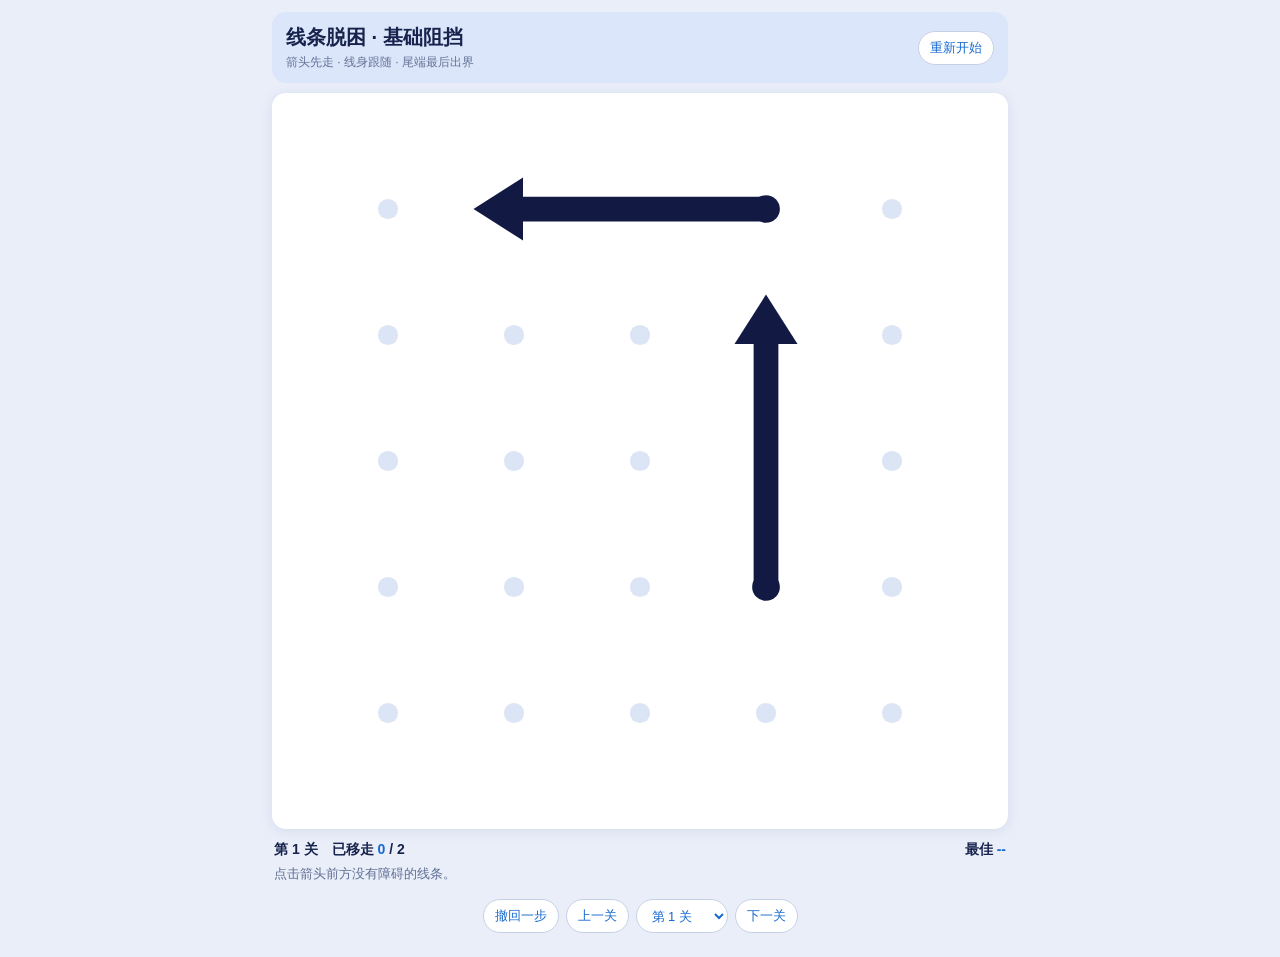
<file: 倒水/成品游戏/线条脱困正式版.html>
<!doctype html>
<html lang="zh-CN"><head><meta charset="utf-8"><meta name="viewport" content="width=device-width,initial-scale=1">
<title>线条脱困</title>
<style>
*{box-sizing:border-box}html,body{margin:0;padding:0}body{background:#e9eef9;color:#17234d;font-family:-apple-system,BlinkMacSystemFont,"PingFang SC","Microsoft YaHei",Arial,sans-serif}#app{max-width:760px;margin:0 auto;padding:12px}.top{display:flex;align-items:center;justify-content:space-between;background:#dce6fa;border-radius:14px;padding:12px 14px;margin-bottom:10px}.title{font-weight:700;font-size:20px}.sub{font-size:12px;color:#647296;margin-top:3px}.top button,.controls button,.controls select{font:inherit;font-size:13px;border:1px solid #c7d1e5;border-radius:18px;background:#fff;color:#1769d1;padding:7px 11px;cursor:pointer}.board-card{background:#fff;border-radius:14px;padding:8px;box-shadow:0 2px 12px #8697bb33;overflow:auto}.board{display:block;width:100%;height:auto;touch-action:manipulation}.grid-dot{fill:#dce5f5}.line .body{fill:none;stroke:#121a43;stroke-width:5.5;stroke-linecap:round;stroke-linejoin:round}.line .hit{fill:none;stroke:transparent;stroke-width:22;cursor:pointer}.line .arrow{stroke:none}.line .tail{fill:#121a43;pointer-events:none}.line.moving .body{stroke:#121a43}.line.blocked .body{stroke:#e14b5b}.line.done{display:none}.footer{padding:12px 2px}.stats{display:flex;justify-content:space-between;font-size:14px;font-weight:600}.num{color:#1769d1}.hint{min-height:24px;margin-top:6px;color:#5f6f93;font-size:13px}.controls{display:flex;justify-content:center;gap:7px;flex-wrap:wrap;margin-top:10px}.win{display:none;margin-top:10px;border-radius:12px;background:#fff4d8;color:#805b0b;padding:11px;text-align:center}.win.show{display:block}.danger{color:#c93e4c}
</style></head><body><main id="app"><section class="top"><div><div class="title" id="title">线条脱困</div><div class="sub">箭头先走 · 线身跟随 · 尾端最后出界</div></div><button id="restart">重新开始</button></section><section class="board-card"><svg id="board" class="board" xmlns="http://www.w3.org/2000/svg"></svg></section><section class="footer"><div class="stats"><span>第 <span id="levelNo">1</span> 关　已移走 <span class="num" id="count">0</span> / <span id="total">0</span></span><span>最佳 <span class="num" id="best">--</span></span></div><div class="hint" id="hint">点击箭头前方没有障碍的线条。</div><div class="controls"><button id="undo">撤回一步</button><button id="prev">上一关</button><select id="select"></select><button id="next">下一关</button></div><div class="win" id="win">本关完成！可以继续下一关。</div></section></main><script>
const LEVELS=[{"name":"基础阻挡","rows":5,"cols":5,"pieces":[{"name":"A","cells":[[1,4],[1,3],[1,2]],"dir":"left","arrow":[1,2]},{"name":"B","cells":[[4,4],[3,4],[2,4]],"dir":"up","arrow":[2,4]}]},{"name":"L形跟随","rows":6,"cols":6,"pieces":[{"name":"A","cells":[[1,4],[1,3],[1,2]],"dir":"left","arrow":[1,2]},{"name":"B","cells":[[4,3],[3,3],[2,3]],"dir":"up","arrow":[2,3]},{"name":"C","cells":[[5,1],[4,1],[3,1],[3,2]],"dir":"right","arrow":[3,2]}]},{"name":"U形抽绳","rows":6,"cols":6,"pieces":[{"name":"A","cells":[[1,5],[1,4],[1,3],[1,2]],"dir":"left","arrow":[1,2]},{"name":"B","cells":[[2,2],[3,2],[4,2],[4,3],[4,4],[3,4],[2,4]],"dir":"up","arrow":[2,4]}]},{"name":"大型折线","rows":8,"cols":8,"pieces":[{"name":"A","cells":[[1,6],[1,5],[1,4],[1,3],[1,2]],"dir":"left","arrow":[1,2]},{"name":"B","cells":[[2,2],[3,2],[4,2],[5,2],[5,3],[5,4],[4,4],[3,4],[2,4]],"dir":"up","arrow":[2,4]},{"name":"C","cells":[[2,7],[3,7],[4,7],[5,7],[6,7],[6,6],[5,6],[4,6],[4,5]],"dir":"left","arrow":[4,5]},{"name":"D","cells":[[8,2],[7,2],[7,3],[8,3],[8,4],[8,5],[8,6],[7,6]],"dir":"up","arrow":[7,6]},{"name":"E","cells":[[2,8],[3,8],[4,8],[5,8],[6,8],[7,8],[8,8],[8,7],[7,7]],"dir":"up","arrow":[7,7]}]},{"name":"交叉钥匙","rows":9,"cols":9,"pieces":[{"name":"A","cells":[[7,1],[8,1],[8,2],[7,2]],"dir":"up","arrow":[7,2]},{"name":"B","cells":[[7,5],[8,5],[8,4],[7,4]],"dir":"up","arrow":[7,4]},{"name":"C","cells":[[1,2],[1,1],[2,1],[2,2],[2,3],[1,3],[1,4]],"dir":"right","arrow":[1,4]},{"name":"D","cells":[[3,1],[3,2],[4,2],[4,3],[3,3],[3,4],[4,4],[4,5]],"dir":"right","arrow":[4,5]},{"name":"E","cells":[[1,5],[1,6],[2,6],[2,5],[3,5],[3,6],[4,6]],"dir":"down","arrow":[4,6]},{"name":"F","cells":[[5,2],[5,3],[6,3]],"dir":"down","arrow":[6,3]},{"name":"G","cells":[[2,8],[2,7],[1,7],[1,8],[1,9],[2,9]],"dir":"down","arrow":[2,9]},{"name":"H","cells":[[6,5],[6,6],[5,6],[5,7],[6,7],[7,7],[7,8]],"dir":"right","arrow":[7,8]},{"name":"I","cells":[[3,9],[3,8],[3,7],[4,7],[4,8],[5,8]],"dir":"down","arrow":[5,8]}]},{"name":"分区联动","rows":11,"cols":10,"pieces":[{"name":"A","cells":[[2,3],[1,3],[1,4],[2,4],[2,5],[3,5],[3,6]],"dir":"right","arrow":[3,6]},{"name":"B","cells":[[10,6],[10,5],[10,4],[9,4],[9,5]],"dir":"right","arrow":[9,5]},{"name":"D","cells":[[9,2],[10,2],[10,3],[11,3],[11,4],[11,5]],"dir":"right","arrow":[11,5]},{"name":"E","cells":[[6,8],[6,9],[7,9],[7,10]],"dir":"right","arrow":[7,10]},{"name":"F","cells":[[5,2],[5,3],[4,3],[4,2],[4,1]],"dir":"left","arrow":[4,1]},{"name":"G","cells":[[6,7],[5,7],[4,7],[4,6],[5,6],[5,5],[4,5]],"dir":"up","arrow":[4,5]},{"name":"H","cells":[[7,5],[7,6],[6,6],[6,5],[6,4],[6,3],[7,3]],"dir":"down","arrow":[7,3]},{"name":"I","cells":[[11,6],[11,7],[10,7],[10,8],[11,8],[11,9],[10,9]],"dir":"up","arrow":[10,9]},{"name":"J","cells":[[5,10],[5,9],[4,9],[4,8]],"dir":"left","arrow":[4,8]},{"name":"K","cells":[[8,7],[8,6],[9,6],[9,7]],"dir":"right","arrow":[9,7]},{"name":"L","cells":[[7,2],[7,1],[8,1],[9,1],[10,1],[11,1],[11,2]],"dir":"right","arrow":[11,2]},{"name":"M","cells":[[1,10],[2,10],[3,10],[3,9],[2,9]],"dir":"up","arrow":[2,9]},{"name":"N","cells":[[11,10],[10,10],[9,10],[8,10]],"dir":"up","arrow":[8,10]}]},{"name":"多链综合","rows":14,"cols":12,"pieces":[{"name":"A","cells":[[10,7],[10,8],[9,8],[9,7],[8,7],[8,8]],"dir":"right","arrow":[8,8]},{"name":"B","cells":[[4,1],[4,2],[5,2],[5,3],[6,3]],"dir":"down","arrow":[6,3]},{"name":"C","cells":[[10,11],[10,12],[11,12],[12,12],[12,11],[13,11]],"dir":"down","arrow":[13,11]},{"name":"D","cells":[[4,6],[5,6],[6,6],[6,5],[6,4],[5,4]],"dir":"up","arrow":[5,4]},{"name":"E","cells":[[5,1],[6,1],[6,2],[7,2],[7,3],[7,4]],"dir":"right","arrow":[7,4]},{"name":"F","cells":[[2,9],[2,10],[2,11],[1,11],[1,10],[1,9]],"dir":"left","arrow":[1,9]},{"name":"G","cells":[[7,7],[7,6],[8,6],[8,5],[9,5]],"dir":"down","arrow":[9,5]},{"name":"H","cells":[[11,4],[11,5],[10,5],[10,6]],"dir":"right","arrow":[10,6]},{"name":"I","cells":[[13,9],[14,9],[14,8],[14,7],[14,6],[13,6]],"dir":"up","arrow":[13,6]},{"name":"J","cells":[[11,6],[12,6],[12,5],[12,4],[13,4],[13,5],[14,5]],"dir":"down","arrow":[14,5]},{"name":"K","cells":[[2,7],[2,8],[1,8],[1,7],[1,6]],"dir":"left","arrow":[1,6]},{"name":"L","cells":[[12,1],[13,1],[14,1],[14,2],[13,2],[13,3],[14,3]],"dir":"down","arrow":[14,3]},{"name":"M","cells":[[7,1],[8,1],[8,2],[9,2]],"dir":"down","arrow":[9,2]},{"name":"N","cells":[[3,1],[2,1],[2,2],[3,2],[3,3],[4,3]],"dir":"down","arrow":[4,3]},{"name":"O","cells":[[8,10],[9,10],[10,10],[10,9],[11,9],[11,10]],"dir":"right","arrow":[11,10]},{"name":"P","cells":[[4,8],[3,8],[3,7],[3,6],[3,5],[2,5]],"dir":"up","arrow":[2,5]},{"name":"Q","cells":[[7,9],[6,9],[6,8],[7,8]],"dir":"down","arrow":[7,8]},{"name":"R","cells":[[2,12],[3,12],[3,11],[3,10],[3,9]],"dir":"left","arrow":[3,9]},{"name":"S","cells":[[6,12],[7,12],[7,11],[8,11],[8,12],[9,12]],"dir":"down","arrow":[9,12]},{"name":"T","cells":[[1,5],[1,4],[2,4],[2,3],[1,3],[1,2],[1,1]],"dir":"left","arrow":[1,1]},{"name":"U","cells":[[4,7],[5,7],[5,8],[5,9],[4,9]],"dir":"up","arrow":[4,9]},{"name":"V","cells":[[13,7],[13,8],[12,8],[12,7]],"dir":"left","arrow":[12,7]}]},{"name":"关卡8","rows":39,"cols":26,"pieces":[{"name":"T001","cells":[[2,2],[3,2],[4,2],[4,1],[3,1],[2,1],[1,1],[1,2],[1,3],[2,3],[2,4],[2,5],[3,5],[4,5],[4,6],[5,6],[5,5],[5,4],[4,4],[4,3],[5,3],[5,2],[6,2],[6,3]],"dir":"right","arrow":[6,3]},{"name":"T002","cells":[[3,6],[2,6],[1,6],[1,5]],"dir":"left","arrow":[1,5]},{"name":"T003","cells":[[2,8],[1,8]],"dir":"up","arrow":[1,8]},{"name":"T004","cells":[[5,17],[4,17],[3,17],[2,17],[1,17],[1,16],[1,15],[1,14],[1,13],[1,12],[1,11],[1,10],[1,9],[2,9]],"dir":"down","arrow":[2,9]},{"name":"T005","cells":[[2,19],[1,19],[1,18],[2,18],[3,18]],"dir":"down","arrow":[3,18]},{"name":"T006","cells":[[3,19],[3,20],[2,20],[1,20]],"dir":"up","arrow":[1,20]},{"name":"T007","cells":[[1,22],[1,21]],"dir":"left","arrow":[1,21]},{"name":"T008","cells":[[1,24],[1,23]],"dir":"left","arrow":[1,23]},{"name":"T009","cells":[[6,4],[6,5],[6,6],[6,7],[7,7],[8,7],[8,8],[7,8],[6,8],[5,8],[5,7],[4,7],[3,7],[2,7]],"dir":"up","arrow":[2,7]},{"name":"T010","cells":[[4,11],[4,12],[4,13],[4,14],[4,15],[3,15],[3,14],[3,13],[3,12],[3,11],[3,10],[4,10],[5,10],[5,11],[5,12],[5,13],[5,14],[5,15],[5,16],[4,16],[3,16],[2,16],[2,15],[2,14],[2,13],[2,12],[2,11],[2,10]],"dir":"left","arrow":[2,10]},{"name":"T011","cells":[[2,23],[2,22],[2,21],[3,21],[4,21],[5,21],[6,21],[7,21],[7,20],[7,19],[7,18],[6,18],[5,18],[4,18],[4,19],[5,19],[6,19],[6,20],[5,20],[4,20]],"dir":"up","arrow":[4,20]},{"name":"T012","cells":[[2,24],[2,25]],"dir":"right","arrow":[2,25]},{"name":"T013","cells":[[3,4],[3,3]],"dir":"left","arrow":[3,3]},{"name":"T014","cells":[[3,9],[3,8]],"dir":"left","arrow":[3,8]},{"name":"T015","cells":[[3,24],[3,23],[3,22]],"dir":"left","arrow":[3,22]},{"name":"T016","cells":[[4,9],[4,8]],"dir":"left","arrow":[4,8]},{"name":"T017","cells":[[11,23],[11,22],[10,22],[9,22],[8,22],[7,22],[6,22],[5,22],[4,22],[4,23]],"dir":"right","arrow":[4,23]},{"name":"T018","cells":[[7,1],[6,1]],"dir":"up","arrow":[6,1]},{"name":"T019","cells":[[13,10],[12,10],[11,10],[10,10],[9,10],[8,10],[7,10],[7,11],[7,12],[7,13],[8,13],[9,13],[10,13],[11,13],[12,13],[13,13],[14,13],[15,13],[15,12],[15,11],[15,10],[15,9],[14,9],[13,9],[12,9],[11,9],[10,9],[9,9],[8,9],[7,9],[6,9],[6,10],[6,11],[6,12]],"dir":"right","arrow":[6,12]},{"name":"T020","cells":[[8,16],[9,16],[10,16],[11,16],[12,16],[13,16],[14,16],[14,15],[13,15],[12,15],[11,15],[10,15],[9,15],[8,15],[7,15],[7,16],[7,17],[8,17],[9,17],[10,17],[11,17],[12,17],[13,17],[14,17],[15,17],[15,16],[15,15],[15,14],[14,14],[13,14],[12,14],[11,14],[10,14],[9,14],[8,14],[7,14],[6,14],[6,15],[6,16],[6,17]],"dir":"right","arrow":[6,17]},{"name":"T021","cells":[[6,24],[6,25]],"dir":"right","arrow":[6,25]},{"name":"T022","cells":[[11,2],[11,1],[10,1],[9,1],[8,1],[8,2],[8,3],[8,4],[9,4],[9,5],[8,5],[7,5],[7,4],[7,3],[7,2]],"dir":"left","arrow":[7,2]},{"name":"T023","cells":[[13,6],[13,5],[13,4],[12,4],[12,5],[12,6],[12,7],[13,7],[13,8],[12,8],[11,8],[10,8],[9,8],[9,7],[9,6],[8,6],[7,6]],"dir":"up","arrow":[7,6]},{"name":"T024","cells":[[7,23],[7,24],[7,25]],"dir":"right","arrow":[7,25]},{"name":"T025","cells":[[8,12],[9,12],[10,12],[11,12],[12,12],[13,12],[14,12],[14,11],[13,11],[12,11],[11,11],[10,11],[9,11],[8,11]],"dir":"up","arrow":[8,11]},{"name":"T026","cells":[[8,21],[8,20],[8,19],[8,18],[9,18],[10,18],[11,18],[11,19],[11,20],[11,21]],"dir":"right","arrow":[11,21]},{"name":"T027","cells":[[8,24],[8,23]],"dir":"left","arrow":[8,23]},{"name":"T028","cells":[[10,2],[9,2],[9,3],[10,3],[10,4],[10,5],[10,6],[10,7],[11,7],[11,6],[11,5],[11,4],[11,3],[12,3],[13,3],[14,3],[15,3],[15,4],[14,4],[14,5],[14,6],[14,7],[14,8]],"dir":"right","arrow":[14,8]},{"name":"T029","cells":[[9,21],[9,20],[9,19],[10,19],[10,20],[10,21]],"dir":"right","arrow":[10,21]},{"name":"T030","cells":[[14,1],[13,1],[12,1],[12,2],[13,2],[14,2],[15,2],[15,1]],"dir":"left","arrow":[15,1]},{"name":"T031","cells":[[15,25],[15,24],[15,23],[15,22],[15,21],[15,20],[14,20],[14,21],[13,21],[13,20],[13,19],[14,19],[15,19],[15,18],[14,18],[13,18],[12,18],[12,19],[12,20],[12,21],[12,22],[13,22],[14,22],[14,23],[14,24],[14,25]],"dir":"right","arrow":[14,25]},{"name":"T032","cells":[[12,23],[12,24],[12,25]],"dir":"right","arrow":[12,25]},{"name":"T033","cells":[[13,24],[13,23]],"dir":"left","arrow":[13,23]},{"name":"T034","cells":[[15,5],[15,6],[15,7],[15,8]],"dir":"right","arrow":[15,8]},{"name":"T035","cells":[[17,16],[17,15],[17,14],[17,13],[17,12],[17,11],[17,10],[17,9],[17,8],[17,7],[17,6],[17,5],[17,4],[18,4],[19,4],[19,3],[19,2],[19,1],[18,1],[17,1],[16,1],[16,2],[16,3],[16,4],[16,5],[16,6],[16,7],[16,8],[16,9],[16,10],[16,11],[16,12],[16,13],[16,14],[16,15],[16,16],[16,17],[16,18],[16,19],[16,20],[16,21],[16,22],[16,23],[16,24],[16,25]],"dir":"right","arrow":[16,25]},{"name":"T036","cells":[[18,2],[18,3],[17,3],[17,2]],"dir":"left","arrow":[17,2]},{"name":"T037","cells":[[17,24],[17,23],[17,22],[17,21],[17,20],[17,19],[17,18],[17,17]],"dir":"left","arrow":[17,17]},{"name":"T038","cells":[[19,9],[19,8],[19,7],[19,6],[19,5],[18,5],[18,6],[18,7],[18,8],[18,9],[18,10],[18,11],[18,12],[18,13],[18,14],[18,15],[18,16],[18,17],[18,18],[18,19],[18,20],[18,21],[18,22],[18,23]],"dir":"right","arrow":[18,23]},{"name":"T039","cells":[[19,23],[19,22],[19,21],[19,20],[19,19],[19,18],[19,17],[19,16],[19,15],[19,14],[19,13],[19,12],[19,11],[19,10]],"dir":"left","arrow":[19,10]},{"name":"T040","cells":[[20,24],[20,23],[20,22],[20,21],[20,20],[20,19],[20,18],[20,17],[20,16],[20,15],[20,14],[20,13],[20,12],[20,11],[20,10],[20,9],[20,8],[20,7],[20,6],[20,5],[20,4],[20,3],[20,2],[20,1]],"dir":"left","arrow":[20,1]},{"name":"T041","cells":[[23,8],[23,7],[23,6],[23,5],[23,4],[23,3],[23,2],[23,1],[22,1],[21,1]],"dir":"up","arrow":[21,1]},{"name":"T042","cells":[[22,3],[22,4],[22,5],[22,6],[22,7],[22,8],[22,9],[22,10],[22,11],[22,12],[22,13],[22,14],[22,15],[22,16],[22,17],[21,17],[21,16],[21,15],[21,14],[21,13],[21,12],[21,11],[21,10],[21,9],[21,8],[21,7],[21,6],[21,5],[21,4],[21,3],[21,2],[22,2]],"dir":"down","arrow":[22,2]},{"name":"T043","cells":[[21,18],[21,19],[21,20],[21,21],[21,22],[21,23],[21,24]],"dir":"right","arrow":[21,24]},{"name":"T044","cells":[[22,18],[22,19],[22,20],[22,21],[22,22],[22,23]],"dir":"right","arrow":[22,23]},{"name":"T045","cells":[[26,14],[26,13],[26,12],[26,11],[26,10],[25,10],[25,11],[25,12],[25,13],[25,14],[25,15],[25,16],[24,16],[23,16],[23,15],[23,14],[23,13],[23,12],[23,11],[23,10],[23,9],[24,9],[25,9],[26,9]],"dir":"down","arrow":[26,9]},{"name":"T046","cells":[[23,25],[23,24],[23,23],[23,22],[23,21],[23,20],[23,19],[23,18],[23,17]],"dir":"left","arrow":[23,17]},{"name":"T047","cells":[[24,8],[25,8],[26,8],[26,7],[27,7],[27,8],[28,8],[29,8],[30,8],[31,8],[31,7]],"dir":"left","arrow":[31,7]},{"name":"T048","cells":[[24,15],[24,14],[24,13],[24,12],[24,11],[24,10]],"dir":"left","arrow":[24,10]},{"name":"T049","cells":[[25,17],[24,17]],"dir":"up","arrow":[24,17]},{"name":"T050","cells":[[24,25],[24,24]],"dir":"left","arrow":[24,24]},{"name":"T051","cells":[[26,20],[25,20]],"dir":"up","arrow":[25,20]},{"name":"T052","cells":[[25,24],[25,25]],"dir":"right","arrow":[25,25]},{"name":"T053","cells":[[26,15],[26,16],[26,17],[27,17],[28,17],[29,17],[30,17],[31,17],[32,17],[33,17],[34,17],[35,17],[36,17],[37,17],[38,17],[38,16],[38,15],[38,14],[38,13],[38,12],[38,11],[38,10],[38,9],[38,8]],"dir":"left","arrow":[38,8]},{"name":"T054","cells":[[28,15],[28,14],[28,13],[28,12],[28,11],[28,10],[28,9],[27,9],[27,10],[27,11],[27,12],[27,13],[27,14],[27,15],[27,16],[28,16],[29,16],[30,16],[31,16],[32,16],[33,16],[34,16],[35,16],[36,16],[37,16],[37,15],[37,14],[37,13],[37,12],[37,11],[37,10],[37,9]],"dir":"left","arrow":[37,9]},{"name":"T055","cells":[[27,25],[27,24]],"dir":"left","arrow":[27,24]},{"name":"T056","cells":[[28,4],[28,5],[29,5],[29,4]],"dir":"left","arrow":[29,4]},{"name":"T057","cells":[[28,7],[29,7],[29,6]],"dir":"left","arrow":[29,6]},{"name":"T058","cells":[[28,19],[28,18]],"dir":"left","arrow":[28,18]},{"name":"T059","cells":[[34,21],[33,21],[33,20],[32,20],[31,20],[30,20],[30,21],[29,21],[28,21],[28,22],[28,23],[28,24],[28,25]],"dir":"right","arrow":[28,25]},{"name":"T060","cells":[[35,14],[34,14],[33,14],[32,14],[31,14],[30,14],[30,13],[31,13],[32,13],[33,13],[34,13],[35,13],[36,13],[36,14],[36,15],[35,15],[34,15],[33,15],[32,15],[31,15],[30,15],[29,15],[29,14],[29,13],[29,12],[29,11],[29,10],[29,9],[30,9],[31,9],[32,9],[33,9],[34,9],[35,9],[36,9]],"dir":"down","arrow":[36,9]},{"name":"T061","cells":[[30,23],[30,22],[29,22],[29,23],[29,24]],"dir":"right","arrow":[29,24]},{"name":"T062","cells":[[31,11],[32,11],[33,11],[34,11],[35,11],[36,11],[36,12],[35,12],[34,12],[33,12],[32,12],[31,12],[30,12],[30,11],[30,10],[31,10],[32,10],[33,10],[34,10],[35,10],[36,10]],"dir":"down","arrow":[36,10]},{"name":"T063","cells":[[30,24],[30,25]],"dir":"right","arrow":[30,25]},{"name":"T064","cells":[[31,22],[31,21],[32,21]],"dir":"down","arrow":[32,21]},{"name":"T065","cells":[[31,23],[31,24],[31,25]],"dir":"right","arrow":[31,25]},{"name":"T066","cells":[[34,23],[34,22],[33,22],[32,22],[32,23],[32,24],[32,25]],"dir":"right","arrow":[32,25]},{"name":"T067","cells":[[33,23],[33,24]],"dir":"right","arrow":[33,24]},{"name":"T068","cells":[[36,1],[35,1],[34,1]],"dir":"up","arrow":[34,1]},{"name":"T069","cells":[[34,6],[34,5],[35,5],[35,6]],"dir":"right","arrow":[35,6]},{"name":"T070","cells":[[34,24],[34,25]],"dir":"right","arrow":[34,25]},{"name":"T071","cells":[[37,20],[37,21],[38,21],[38,20],[38,19]],"dir":"left","arrow":[38,19]}]},{"name":"关卡9","rows":44,"cols":31,"pieces":[{"name":"T001","cells":[[1,2],[1,3],[1,4],[1,5],[2,5],[2,4],[3,4],[3,3],[3,2],[2,2],[2,1],[1,1]],"dir":"up","arrow":[1,1]},{"name":"T002","cells":[[3,10],[3,9],[3,8],[2,8],[2,9],[1,9],[1,10],[2,10],[2,11],[3,11],[3,12],[4,12],[4,11],[5,11],[5,10],[4,10],[4,9],[5,9],[5,8],[6,8],[6,7],[5,7],[4,7],[4,6],[3,6],[3,7],[2,7],[2,6],[1,6]],"dir":"up","arrow":[1,6]},{"name":"T003","cells":[[1,8],[1,7]],"dir":"left","arrow":[1,7]},{"name":"T004","cells":[[1,22],[1,21],[1,20],[1,19],[2,19],[2,18],[1,18],[1,17],[2,17],[2,16],[1,16],[1,15],[2,15],[2,14],[3,14],[3,15],[4,15],[4,14],[4,13],[3,13],[2,13],[2,12],[1,12]],"dir":"up","arrow":[1,12]},{"name":"T005","cells":[[1,14],[1,13]],"dir":"left","arrow":[1,13]},{"name":"T006","cells":[[27,27],[26,27],[26,28],[26,29],[26,30],[25,30],[25,31],[24,31],[23,31],[22,31],[21,31],[20,31],[19,31],[18,31],[17,31],[16,31],[15,31],[14,31],[13,31],[12,31],[11,31],[10,31],[9,31],[8,31],[7,31],[6,31],[5,31],[4,31],[3,31],[2,31],[1,31],[1,30],[1,29],[1,28],[1,27],[1,26],[1,25],[1,24],[2,24],[2,23],[1,23]],"dir":"up","arrow":[1,23]},{"name":"T007","cells":[[10,15],[10,16],[9,16],[9,15],[8,15],[8,16],[7,16],[6,16],[6,17],[5,17],[5,16],[4,16],[4,17],[4,18],[3,18],[3,19],[3,20],[2,20]],"dir":"up","arrow":[2,20]},{"name":"T008","cells":[[2,22],[2,21]],"dir":"left","arrow":[2,21]},{"name":"T009","cells":[[28,27],[28,26],[27,26],[26,26],[25,26],[25,27],[24,27],[23,27],[23,28],[23,29],[22,29],[21,29],[20,29],[19,29],[18,29],[17,29],[16,29],[15,29],[14,29],[13,29],[12,29],[11,29],[10,29],[9,29],[8,29],[7,29],[6,29],[5,29],[4,29],[3,29],[3,28],[3,27],[3,26],[4,26],[4,27],[5,27],[5,26],[5,25],[4,25],[3,25],[2,25]],"dir":"up","arrow":[2,25]},{"name":"T010","cells":[[2,26],[2,27],[2,28],[2,29],[2,30],[3,30],[4,30],[5,30],[6,30],[7,30],[8,30],[9,30],[10,30],[11,30],[12,30],[13,30],[14,30],[15,30],[16,30],[17,30],[18,30],[19,30],[20,30],[21,30],[22,30],[23,30],[24,30],[24,29],[24,28],[25,28],[25,29]],"dir":"right","arrow":[25,29]},{"name":"T011","cells":[[3,1],[4,1],[4,2],[5,2],[5,3],[4,3],[4,4],[5,4],[5,5],[4,5],[3,5]],"dir":"up","arrow":[3,5]},{"name":"T012","cells":[[3,17],[3,16]],"dir":"left","arrow":[3,16]},{"name":"T013","cells":[[3,21],[3,22],[3,23],[3,24],[4,24],[5,24],[6,24],[7,24],[8,24],[8,25],[8,26],[7,26],[7,25],[6,25],[6,26],[6,27],[6,28],[5,28],[4,28]],"dir":"up","arrow":[4,28]},{"name":"T014","cells":[[8,17],[7,17],[7,18],[6,18],[5,18],[5,19],[4,19]],"dir":"up","arrow":[4,19]},{"name":"T015","cells":[[8,23],[7,23],[6,23],[5,23],[4,23],[4,22],[4,21],[5,21],[5,20],[4,20]],"dir":"up","arrow":[4,20]},{"name":"T016","cells":[[7,6],[7,5],[6,5],[6,4],[7,4],[7,3],[6,3],[6,2],[7,2],[7,1],[6,1],[5,1]],"dir":"up","arrow":[5,1]},{"name":"T017","cells":[[6,6],[5,6]],"dir":"up","arrow":[5,6]},{"name":"T018","cells":[[11,15],[11,14],[10,14],[10,13],[11,13],[11,12],[11,11],[10,11],[10,12],[9,12],[8,12],[7,12],[6,12],[6,13],[5,13],[5,12]],"dir":"left","arrow":[5,12]},{"name":"T019","cells":[[9,14],[9,13],[8,13],[8,14],[7,14],[6,14],[5,14]],"dir":"up","arrow":[5,14]},{"name":"T020","cells":[[7,15],[6,15],[5,15]],"dir":"up","arrow":[5,15]},{"name":"T021","cells":[[25,23],[24,23],[23,23],[22,23],[22,24],[22,25],[22,26],[22,27],[22,28],[21,28],[20,28],[19,28],[18,28],[17,28],[16,28],[15,28],[14,28],[13,28],[12,28],[11,28],[10,28],[9,28],[8,28],[7,28],[7,27],[8,27],[9,27],[9,26],[9,25],[9,24],[9,23],[10,23],[11,23],[12,23],[13,23],[13,22],[12,22],[11,22],[10,22],[9,22],[8,22],[7,22],[6,22],[5,22]],"dir":"up","arrow":[5,22]},{"name":"T022","cells":[[10,9],[10,10],[9,10],[9,11],[8,11],[8,10],[7,10],[6,10],[6,9]],"dir":"left","arrow":[6,9]},{"name":"T023","cells":[[7,11],[6,11]],"dir":"up","arrow":[6,11]},{"name":"T024","cells":[[20,27],[19,27],[18,27],[17,27],[16,27],[15,27],[14,27],[13,27],[12,27],[11,27],[10,27],[10,26],[10,25],[10,24],[11,24],[12,24],[13,24],[13,25],[14,25],[14,24],[14,23],[14,22],[14,21],[13,21],[12,21],[11,21],[10,21],[9,21],[8,21],[7,21],[6,21],[6,20],[6,19]],"dir":"left","arrow":[6,19]},{"name":"T025","cells":[[14,6],[14,7],[13,7],[12,7],[12,6],[11,6],[11,7],[10,7],[10,8],[9,8],[9,7],[8,7],[8,8],[7,8],[7,7]],"dir":"left","arrow":[7,7]},{"name":"T026","cells":[[9,9],[8,9],[7,9]],"dir":"up","arrow":[7,9]},{"name":"T027","cells":[[7,19],[8,19],[9,19],[9,20],[8,20],[7,20]],"dir":"up","arrow":[7,20]},{"name":"T028","cells":[[11,2],[10,2],[10,1],[11,1],[12,1],[13,1],[13,2],[12,2],[12,3],[11,3],[11,4],[12,4],[12,5],[11,5],[10,5],[10,6],[9,6],[9,5],[9,4],[10,4],[10,3],[9,3],[9,2],[9,1],[8,1],[8,2],[8,3],[8,4],[8,5]],"dir":"right","arrow":[8,5]},{"name":"T029","cells":[[11,26],[11,25],[12,25],[12,26],[13,26],[14,26],[15,26],[15,25],[15,24],[15,23],[15,22],[15,21],[15,20],[14,20],[13,20],[12,20],[11,20],[10,20],[10,19],[11,19],[12,19],[12,18],[11,18],[10,18],[9,18],[8,18]],"dir":"up","arrow":[8,18]},{"name":"T030","cells":[[16,22],[16,21],[16,20],[16,19],[15,19],[14,19],[13,19],[13,18],[13,17],[12,17],[11,17],[10,17],[9,17]],"dir":"up","arrow":[9,17]},{"name":"T031","cells":[[14,8],[15,8],[15,9],[14,9],[13,9],[13,8],[12,8],[12,9],[11,9],[11,8]],"dir":"left","arrow":[11,8]},{"name":"T032","cells":[[15,10],[14,10],[14,11],[13,11],[13,10],[12,10],[11,10]],"dir":"up","arrow":[11,10]},{"name":"T033","cells":[[21,27],[21,26],[20,26],[19,26],[18,26],[17,26],[16,26],[16,25],[16,24],[16,23],[17,23],[17,22],[17,21],[17,20],[17,19],[17,18],[16,18],[15,18],[14,18],[14,17],[14,16],[13,16],[12,16],[11,16]],"dir":"up","arrow":[11,16]},{"name":"T034","cells":[[12,11],[12,12],[13,12],[13,13],[12,13],[12,14]],"dir":"right","arrow":[12,14]},{"name":"T035","cells":[[18,25],[18,24],[18,23],[18,22],[18,21],[18,20],[18,19],[18,18],[18,17],[17,17],[16,17],[15,17],[15,16],[15,15],[14,15],[13,15],[12,15]],"dir":"up","arrow":[12,15]},{"name":"T036","cells":[[13,6],[13,5],[14,5],[14,4],[13,4],[13,3]],"dir":"left","arrow":[13,3]},{"name":"T037","cells":[[21,25],[20,25],[19,25],[19,24],[19,23],[19,22],[19,21],[19,20],[19,19],[19,18],[19,17],[19,16],[18,16],[17,16],[16,16],[16,15],[16,14],[15,14],[14,14],[13,14]],"dir":"up","arrow":[13,14]},{"name":"T038","cells":[[17,5],[16,5],[16,6],[15,6],[15,5],[15,4],[15,3],[16,3],[16,4],[17,4],[17,3],[17,2],[16,2],[16,1],[15,1],[15,2],[14,2],[14,1]],"dir":"left","arrow":[14,1]},{"name":"T039","cells":[[14,12],[15,12],[15,13],[14,13]],"dir":"up","arrow":[14,13]},{"name":"T040","cells":[[16,7],[15,7]],"dir":"up","arrow":[15,7]},{"name":"T041","cells":[[20,16],[21,16],[21,17],[20,17],[20,18],[21,18],[22,18],[22,17],[22,16],[22,15],[21,15],[20,15],[19,15],[18,15],[17,15],[17,14],[17,13],[16,13],[16,12],[16,11],[15,11]],"dir":"up","arrow":[15,11]},{"name":"T042","cells":[[17,11],[17,10],[16,10],[16,9],[16,8]],"dir":"left","arrow":[16,8]},{"name":"T043","cells":[[22,1],[21,1],[20,1],[20,2],[19,2],[19,1],[18,1],[17,1]],"dir":"up","arrow":[17,1]},{"name":"T044","cells":[[23,7],[23,8],[22,8],[22,7],[21,7],[21,8],[21,9],[22,9],[23,9],[24,9],[24,8],[24,7],[24,6],[23,6],[22,6],[21,6],[20,6],[19,6],[18,6],[17,6]],"dir":"up","arrow":[17,6]},{"name":"T045","cells":[[17,7],[17,8],[17,9],[18,9],[18,10],[18,11],[18,12],[18,13],[18,14],[19,14],[20,14],[21,14],[22,14],[23,14],[23,15],[23,16],[23,17]],"dir":"right","arrow":[23,17]},{"name":"T046","cells":[[17,24],[17,25]],"dir":"right","arrow":[17,25]},{"name":"T047","cells":[[19,3],[18,3],[18,2]],"dir":"left","arrow":[18,2]},{"name":"T048","cells":[[19,4],[18,4]],"dir":"up","arrow":[18,4]},{"name":"T049","cells":[[18,5],[19,5],[20,5],[21,5],[22,5],[23,5],[24,5],[25,5],[26,5],[27,5],[27,6],[27,7],[27,8],[27,9],[27,10],[26,10],[25,10],[24,10],[23,10],[22,10],[21,10],[20,10],[19,10],[19,9],[20,9],[20,8],[20,7],[19,7],[18,7]],"dir":"up","arrow":[18,7]},{"name":"T050","cells":[[19,8],[18,8]],"dir":"up","arrow":[18,8]},{"name":"T051","cells":[[19,11],[19,12],[19,13],[20,13],[21,13],[22,13],[23,13],[24,13],[25,13],[25,14],[24,14]],"dir":"up","arrow":[24,14]},{"name":"T052","cells":[[20,4],[21,4],[22,4],[22,3],[21,3],[20,3]],"dir":"up","arrow":[20,3]},{"name":"T053","cells":[[20,12],[20,11],[21,11],[21,12],[22,12],[23,12],[24,12],[25,12],[26,12],[26,13],[26,14],[26,15],[25,15],[24,15]],"dir":"up","arrow":[24,15]},{"name":"T054","cells":[[21,21],[22,21],[23,21],[23,20],[23,19],[22,19],[21,19],[20,19]],"dir":"up","arrow":[20,19]},{"name":"T055","cells":[[22,20],[21,20],[20,20],[20,21]],"dir":"right","arrow":[20,21]},{"name":"T056","cells":[[26,21],[26,22],[26,23],[27,23],[27,22],[27,21],[27,20],[26,20],[25,20],[25,21],[25,22],[24,22],[23,22],[22,22],[21,22],[20,22],[20,23]],"dir":"right","arrow":[20,23]},{"name":"T057","cells":[[21,23],[21,24],[20,24]],"dir":"up","arrow":[20,24]},{"name":"T058","cells":[[23,3],[23,4],[24,4],[24,3],[24,2],[24,1],[23,1],[23,2],[22,2],[21,2]],"dir":"up","arrow":[21,2]},{"name":"T059","cells":[[27,15],[27,14],[27,13],[27,12],[27,11],[26,11],[25,11],[24,11],[23,11],[22,11]],"dir":"up","arrow":[22,11]},{"name":"T060","cells":[[23,18],[24,18],[25,18],[25,19],[24,19],[24,20],[24,21]],"dir":"right","arrow":[24,21]},{"name":"T061","cells":[[24,26],[23,26],[23,25],[24,25],[24,24],[23,24]],"dir":"up","arrow":[23,24]},{"name":"T062","cells":[[29,20],[28,20],[28,21],[29,21],[30,21],[30,20],[30,19],[29,19],[28,19],[27,19],[26,19],[26,18],[26,17],[26,16],[25,16],[24,16]],"dir":"up","arrow":[24,16]},{"name":"T063","cells":[[25,17],[24,17]],"dir":"up","arrow":[24,17]},{"name":"T064","cells":[[29,5],[28,5],[28,6],[29,6],[30,6],[30,5],[30,4],[29,4],[28,4],[27,4],[26,4],[25,4],[25,3],[25,2],[25,1]],"dir":"left","arrow":[25,1]},{"name":"T065","cells":[[26,6],[25,6]],"dir":"up","arrow":[25,6]},{"name":"T066","cells":[[25,8],[25,9],[26,9],[26,8],[26,7],[25,7]],"dir":"up","arrow":[25,7]},{"name":"T067","cells":[[25,24],[26,24],[27,24],[27,25],[26,25],[25,25]],"dir":"up","arrow":[25,25]},{"name":"T068","cells":[[31,5],[31,4],[31,3],[30,3],[29,3],[28,3],[27,3],[26,3],[26,2],[26,1]],"dir":"left","arrow":[26,1]},{"name":"T069","cells":[[26,31],[27,31],[28,31],[28,30],[27,30]],"dir":"up","arrow":[27,30]},{"name":"T070","cells":[[27,1],[28,1],[28,2],[27,2]],"dir":"up","arrow":[27,2]},{"name":"T071","cells":[[29,17],[28,17],[27,17],[27,18],[28,18],[29,18],[30,18],[30,17],[30,16],[29,16],[28,16],[27,16]],"dir":"up","arrow":[27,16]},{"name":"T072","cells":[[28,28],[27,28]],"dir":"up","arrow":[27,28]},{"name":"T073","cells":[[28,29],[27,29]],"dir":"up","arrow":[27,29]},{"name":"T074","cells":[[30,15],[29,15],[28,15],[28,14],[28,13],[28,12],[28,11],[28,10],[28,9],[28,8],[28,7]],"dir":"left","arrow":[28,7]},{"name":"T075","cells":[[29,24],[29,23],[29,22],[28,22]],"dir":"up","arrow":[28,22]},{"name":"T076","cells":[[29,25],[28,25],[28,24]],"dir":"left","arrow":[28,24]},{"name":"T077","cells":[[32,3],[32,4],[32,5],[33,5],[33,4],[33,3],[33,2],[32,2],[31,2],[30,2],[29,2],[29,1]],"dir":"left","arrow":[29,1]},{"name":"T078","cells":[[31,15],[31,16],[31,17],[31,18],[32,18],[32,17],[32,16],[32,15],[32,14],[31,14],[30,14],[29,14],[29,13],[29,12],[29,11],[29,10],[29,9],[29,8],[30,8],[30,7],[29,7]],"dir":"up","arrow":[29,7]},{"name":"T079","cells":[[30,25],[30,24],[31,24],[31,25],[31,26],[30,26],[29,26]],"dir":"up","arrow":[29,26]},{"name":"T080","cells":[[29,27],[29,28],[30,28],[30,27],[31,27],[31,28],[32,28],[33,28],[33,27],[33,26],[34,26],[34,27],[34,28],[35,28],[35,29],[34,29],[34,30],[35,30],[36,30],[36,29],[36,28],[37,28],[37,29],[38,29],[38,30],[37,30],[37,31]],"dir":"right","arrow":[37,31]},{"name":"T081","cells":[[30,30],[30,29],[31,29],[31,30],[31,31],[30,31],[29,31],[29,30],[29,29]],"dir":"left","arrow":[29,29]},{"name":"T082","cells":[[30,9],[30,10],[30,11],[31,11],[31,10],[31,9],[31,8],[31,7],[31,6],[32,6],[33,6],[34,6],[34,5],[34,4],[34,3],[34,2],[34,1],[33,1],[32,1],[31,1],[30,1]],"dir":"up","arrow":[30,1]},{"name":"T083","cells":[[30,12],[31,12],[31,13],[30,13]],"dir":"up","arrow":[30,13]},{"name":"T084","cells":[[30,23],[30,22]],"dir":"left","arrow":[30,22]},{"name":"T085","cells":[[32,19],[31,19]],"dir":"up","arrow":[31,19]},{"name":"T086","cells":[[36,18],[37,18],[37,17],[36,17],[35,17],[35,18],[35,19],[34,19],[33,19],[33,20],[32,20],[31,20]],"dir":"up","arrow":[31,20]},{"name":"T087","cells":[[31,22],[31,21]],"dir":"left","arrow":[31,21]},{"name":"T088","cells":[[35,22],[36,22],[37,22],[37,21],[38,21],[38,20],[37,20],[36,20],[36,21],[35,21],[35,20],[34,20],[34,21],[33,21],[33,22],[34,22],[34,23],[33,23],[33,24],[33,25],[32,25],[32,24],[32,23],[31,23]],"dir":"up","arrow":[31,23]},{"name":"T089","cells":[[32,13],[32,12],[32,11],[32,10],[32,9],[32,8],[32,7],[33,7],[33,8],[33,9],[33,10],[33,11],[33,12],[33,13],[33,14],[33,15],[33,16],[33,17],[33,18],[34,18],[34,17],[34,16]],"dir":"left","arrow":[34,16]},{"name":"T090","cells":[[32,22],[32,21]],"dir":"left","arrow":[32,21]},{"name":"T091","cells":[[32,27],[32,26]],"dir":"left","arrow":[32,26]},{"name":"T092","cells":[[32,30],[32,31],[33,31],[33,30],[33,29],[32,29]],"dir":"up","arrow":[32,29]},{"name":"T093","cells":[[39,1],[40,1],[41,1],[42,1],[43,1],[44,1],[44,2],[44,3],[44,4],[44,5],[44,6],[44,7],[44,8],[44,9],[44,10],[44,11],[44,12],[44,13],[44,14],[44,15],[44,16],[43,16],[42,16],[41,16],[41,17],[40,17],[39,17],[38,17],[38,16],[37,16],[36,16],[35,16],[35,15],[34,15],[34,14],[34,13],[34,12],[34,11],[34,10],[34,9],[34,8],[34,7]],"dir":"left","arrow":[34,7]},{"name":"T094","cells":[[39,28],[39,27],[40,27],[40,26],[39,26],[38,26],[37,26],[37,25],[36,25],[36,26],[35,26],[35,25],[35,24],[34,24]],"dir":"up","arrow":[34,24]},{"name":"T095","cells":[[34,31],[35,31],[36,31]],"dir":"down","arrow":[36,31]},{"name":"T096","cells":[[36,6],[36,5],[36,4],[36,3],[36,2],[36,1],[35,1]],"dir":"up","arrow":[35,1]},{"name":"T097","cells":[[35,2],[35,3],[35,4],[35,5],[35,6],[35,7],[35,8],[35,9],[35,10],[35,11],[35,12],[35,13],[35,14],[36,14],[36,15],[37,15],[38,15],[39,15],[40,15],[40,16],[39,16]],"dir":"up","arrow":[39,16]},{"name":"T098","cells":[[38,25],[39,25],[39,24],[38,24],[38,23],[37,23],[37,24],[36,24],[36,23],[35,23]],"dir":"up","arrow":[35,23]},{"name":"T099","cells":[[35,27],[36,27],[37,27],[38,27],[38,28]],"dir":"right","arrow":[38,28]},{"name":"T100","cells":[[36,8],[36,9],[37,9],[37,8],[37,7],[36,7]],"dir":"up","arrow":[36,7]},{"name":"T101","cells":[[37,11],[37,10],[36,10]],"dir":"up","arrow":[36,10]},{"name":"T102","cells":[[36,11],[36,12],[36,13],[37,13],[38,13],[38,14],[37,14]],"dir":"up","arrow":[37,14]},{"name":"T103","cells":[[44,25],[44,26],[44,27],[43,27],[43,26],[43,25],[42,25],[42,24],[41,24],[41,23],[42,23],[42,22],[41,22],[40,22],[40,21],[41,21],[41,20],[42,20],[42,21],[43,21],[43,20],[44,20],[44,19],[43,19],[43,18],[42,18],[41,18],[41,19],[40,19],[39,19],[39,18],[38,18],[38,19],[37,19],[36,19]],"dir":"up","arrow":[36,19]},{"name":"T104","cells":[[39,4],[38,4],[38,5],[39,5],[40,5],[40,4],[40,3],[39,3],[38,3],[38,2],[38,1],[37,1],[37,2],[37,3],[37,4]],"dir":"right","arrow":[37,4]},{"name":"T105","cells":[[39,8],[40,8],[40,7],[40,6],[39,6],[38,6],[37,6]],"dir":"up","arrow":[37,6]},{"name":"T106","cells":[[37,12],[38,12],[39,12],[39,13],[39,14],[40,14],[41,14],[42,14],[42,15],[41,15]],"dir":"up","arrow":[41,15]},{"name":"T107","cells":[[39,7],[38,7]],"dir":"up","arrow":[38,7]},{"name":"T108","cells":[[43,15],[43,14],[43,13],[42,13],[41,13],[40,13],[40,12],[41,12],[42,12],[43,12],[43,11],[42,11],[41,11],[40,11],[39,11],[38,11],[38,10],[38,9],[38,8]],"dir":"left","arrow":[38,8]},{"name":"T109","cells":[[38,22],[39,22],[39,23],[40,23],[40,24],[40,25],[41,25],[41,26],[41,27],[42,27],[42,28],[41,28],[41,29]],"dir":"right","arrow":[41,29]},{"name":"T110","cells":[[38,31],[39,31],[39,30],[40,30],[40,31],[41,31],[41,30],[42,30],[42,31],[43,31],[43,30],[43,29],[43,28],[44,28],[44,29],[44,30],[44,31]],"dir":"right","arrow":[44,31]},{"name":"T111","cells":[[43,10],[43,9],[43,8],[42,8],[41,8],[41,7],[41,6],[41,5],[41,4],[41,3],[41,2],[40,2],[39,2]],"dir":"up","arrow":[39,2]},{"name":"T112","cells":[[39,9],[40,9],[41,9],[42,9],[42,10],[41,10],[40,10],[39,10]],"dir":"up","arrow":[39,10]},{"name":"T113","cells":[[39,20],[39,21]],"dir":"right","arrow":[39,21]},{"name":"T114","cells":[[39,29],[40,29],[40,28]],"dir":"left","arrow":[40,28]},{"name":"T115","cells":[[42,2],[42,3],[42,4],[42,5],[42,6],[42,7],[43,7],[43,6],[43,5],[43,4],[43,3],[43,2]],"dir":"left","arrow":[43,2]},{"name":"T116","cells":[[44,18],[44,17],[43,17],[42,17]],"dir":"up","arrow":[42,17]},{"name":"T117","cells":[[43,23],[43,22],[44,22],[44,23],[44,24],[43,24]],"dir":"up","arrow":[43,24]}]},{"name":"关卡10","rows":49,"cols":30,"pieces":[{"name":"T001","cells":[[42,1],[41,1],[40,1],[39,1],[38,1],[37,1],[36,1],[35,1],[34,1],[33,1],[32,1],[31,1],[30,1],[29,1],[28,1],[27,1],[26,1],[25,1],[24,1],[23,1],[22,1],[21,1],[20,1],[19,1],[18,1],[17,1],[16,1],[15,1],[14,1],[13,1],[12,1],[11,1],[10,1],[9,1],[8,1],[7,1],[6,1],[5,1],[4,1],[3,1],[2,1],[1,1],[1,2],[1,3],[1,4]],"dir":"right","arrow":[1,4]},{"name":"T002","cells":[[43,28],[42,28],[41,28],[40,28],[39,28],[38,28],[37,28],[36,28],[35,28],[34,28],[33,28],[32,28],[31,28],[30,28],[29,28],[28,28],[27,28],[26,28],[25,28],[24,28],[23,28],[22,28],[21,28],[20,28],[19,28],[19,29],[18,29],[17,29],[16,29],[15,29],[14,29],[13,29],[12,29],[11,29],[10,29],[9,29],[8,29],[7,29],[6,29],[5,29],[4,29],[3,29],[3,28],[3,27],[3,26],[3,25],[3,24],[3,23],[3,22],[3,21],[3,20],[3,19],[3,18],[3,17],[3,16],[3,15],[3,14],[3,13],[3,12],[3,11],[3,10],[2,10],[1,10]],"dir":"up","arrow":[1,10]},{"name":"T003","cells":[[2,29],[2,28],[2,27],[2,26],[2,25],[2,24],[2,23],[2,22],[2,21],[2,20],[2,19],[2,18],[2,17],[2,16],[2,15],[2,14],[2,13],[2,12],[2,11],[1,11],[1,12],[1,13],[1,14],[1,15],[1,16],[1,17],[1,18],[1,19],[1,20],[1,21],[1,22],[1,23],[1,24],[1,25],[1,26],[1,27],[1,28],[1,29]],"dir":"right","arrow":[1,29]},{"name":"T004","cells":[[43,1],[44,1],[45,1],[46,1],[47,1],[48,1],[49,1],[49,2],[48,2],[47,2],[46,2],[45,2],[44,2],[43,2],[42,2],[41,2],[40,2],[39,2],[38,2],[37,2],[36,2],[35,2],[34,2],[33,2],[32,2],[31,2],[30,2],[29,2],[28,2],[27,2],[26,2],[25,2],[24,2],[23,2],[22,2],[21,2],[20,2],[19,2],[18,2],[17,2],[16,2],[15,2],[14,2],[13,2],[12,2],[11,2],[10,2],[9,2],[8,2],[7,2],[6,2],[5,2],[4,2],[3,2],[2,2]],"dir":"up","arrow":[2,2]},{"name":"T005","cells":[[2,4],[2,3]],"dir":"left","arrow":[2,3]},{"name":"T006","cells":[[2,6],[3,6],[3,7],[2,7],[1,7],[1,8]],"dir":"right","arrow":[1,8]},{"name":"T007","cells":[[5,7],[5,6],[5,5],[6,5],[6,6],[6,7],[6,8],[5,8],[4,8],[4,7],[4,6],[4,5],[4,4]],"dir":"left","arrow":[4,4]},{"name":"T008","cells":[[4,18],[4,19],[5,19],[5,20],[4,20],[4,21],[4,22]],"dir":"right","arrow":[4,22]},{"name":"T009","cells":[[4,26],[4,27]],"dir":"right","arrow":[4,27]},{"name":"T010","cells":[[18,28],[17,28],[16,28],[15,28],[14,28],[13,28],[12,28],[11,28],[10,28],[9,28],[8,28],[7,28],[6,28],[5,28],[4,28]],"dir":"up","arrow":[4,28]},{"name":"T011","cells":[[6,11],[7,11],[8,11],[9,11],[10,11],[10,12],[9,12],[8,12],[7,12],[7,13],[8,13],[8,14],[7,14],[6,14],[5,14]],"dir":"up","arrow":[5,14]},{"name":"T012","cells":[[9,9],[8,9],[7,9],[6,9]],"dir":"up","arrow":[6,9]},{"name":"T013","cells":[[6,19],[7,19],[7,20],[6,20]],"dir":"up","arrow":[6,20]},{"name":"T014","cells":[[6,22],[5,22],[5,21],[6,21],[7,21],[7,22],[7,23],[6,23],[6,24],[6,25],[6,26],[6,27],[5,27],[5,26],[5,25],[4,25],[4,24],[5,24],[5,23],[4,23]],"dir":"up","arrow":[4,23]},{"name":"T015","cells":[[7,5],[7,6],[7,7],[7,8],[8,8],[8,7],[8,6],[8,5],[9,5],[9,6],[9,7],[9,8],[10,8],[11,8],[12,8],[13,8],[13,9],[12,9],[11,9],[10,9],[10,10],[9,10],[8,10],[7,10],[6,10],[5,10],[5,9],[4,9],[4,10]],"dir":"right","arrow":[4,10]},{"name":"T016","cells":[[8,15],[8,16],[7,16],[7,15]],"dir":"left","arrow":[7,15]},{"name":"T017","cells":[[8,27],[8,26],[8,25],[9,25],[10,25],[10,26],[9,26],[9,27],[10,27],[11,27],[12,27],[13,27],[13,26],[13,25],[14,25],[15,25],[15,26],[16,26],[17,26],[18,26],[19,26],[19,25],[19,24],[18,24],[17,24],[16,24],[15,24],[14,24],[13,24],[12,24],[11,24],[10,24],[9,24],[8,24],[7,24],[7,25],[7,26],[7,27]],"dir":"right","arrow":[7,27]},{"name":"T018","cells":[[12,22],[13,22],[13,23],[12,23],[11,23],[11,22],[10,22],[9,22],[8,22]],"dir":"up","arrow":[8,22]},{"name":"T019","cells":[[13,5],[12,5],[11,5],[10,5]],"dir":"up","arrow":[10,5]},{"name":"T020","cells":[[10,7],[11,7],[11,6],[10,6]],"dir":"up","arrow":[10,6]},{"name":"T021","cells":[[15,18],[15,19],[15,20],[15,21],[15,22],[16,22],[16,23],[17,23],[17,22],[18,22],[18,23],[19,23],[19,22],[19,21],[18,21],[17,21],[16,21],[16,20],[16,19],[16,18],[16,17],[15,17],[14,17],[14,18],[13,18],[12,18],[12,17],[13,17],[13,16],[12,16],[11,16],[10,16]],"dir":"up","arrow":[10,16]},{"name":"T022","cells":[[10,18],[10,17],[11,17],[11,18],[11,19],[12,19],[12,20],[11,20],[10,20],[10,19],[9,19],[9,18]],"dir":"left","arrow":[9,18]},{"name":"T023","cells":[[10,23],[9,23],[8,23]],"dir":"up","arrow":[8,23]},{"name":"T024","cells":[[14,9],[14,10],[13,10],[12,10],[11,10]],"dir":"up","arrow":[11,10]},{"name":"T025","cells":[[11,13],[11,12]],"dir":"left","arrow":[11,12]},{"name":"T026","cells":[[11,26],[12,26],[12,25],[11,25]],"dir":"up","arrow":[11,25]},{"name":"T027","cells":[[16,15],[15,15]],"dir":"up","arrow":[15,15]},{"name":"T028","cells":[[15,23],[14,23],[14,22],[14,21],[14,20],[14,19],[13,19],[13,20],[13,21],[12,21],[11,21],[10,21],[9,21],[8,21],[8,20],[8,19],[8,18],[7,18],[6,18],[5,18],[5,17],[5,16],[4,16],[4,17]],"dir":"right","arrow":[4,17]},{"name":"T029","cells":[[16,6],[15,6],[15,7],[15,8],[14,8],[14,7],[13,7],[12,7],[12,6],[13,6],[14,6],[14,5],[15,5],[16,5],[17,5],[17,6],[17,7],[16,7],[16,8],[17,8],[18,8],[18,9],[17,9],[16,9],[15,9],[15,10],[15,11],[15,12],[16,12],[17,12],[17,13],[17,14],[17,15],[18,15],[18,16],[17,16],[16,16],[15,16],[14,16],[14,15],[13,15],[12,15],[11,15],[10,15],[10,14],[10,13],[9,13],[9,14],[9,15],[9,16],[9,17],[8,17],[7,17],[6,17],[6,16],[6,15],[5,15],[4,15],[4,14],[4,13],[5,13],[6,13],[6,12],[5,12],[5,11],[4,11]],"dir":"up","arrow":[4,11]},{"name":"T030","cells":[[16,13],[16,14],[15,14],[15,13],[14,13],[14,12],[14,11],[13,11],[13,12],[13,13],[13,14],[12,14],[12,13],[12,12],[12,11],[11,11]],"dir":"up","arrow":[11,11]},{"name":"T031","cells":[[18,25],[17,25],[16,25]],"dir":"up","arrow":[16,25]},{"name":"T032","cells":[[17,10],[18,10],[19,10],[19,11],[18,11],[17,11],[16,11],[16,10]],"dir":"left","arrow":[16,10]},{"name":"T033","cells":[[17,20],[17,19],[17,18],[17,17],[18,17],[18,18],[18,19],[18,20],[19,20],[20,20],[20,21],[20,22],[20,23],[20,24],[20,25],[20,26],[21,26],[21,25],[21,24],[22,24],[22,25],[22,26],[22,27],[21,27],[20,27],[19,27],[18,27],[17,27],[16,27],[15,27],[14,27],[14,26]],"dir":"left","arrow":[14,26]},{"name":"T034","cells":[[23,5],[24,5],[24,6],[23,6],[22,6],[22,5],[21,5],[20,5],[20,6],[20,7],[21,7],[22,7],[22,8],[22,9],[22,10],[22,11],[21,11],[21,10],[21,9],[21,8],[20,8],[19,8],[19,7],[19,6],[19,5],[18,5]],"dir":"up","arrow":[18,5]},{"name":"T035","cells":[[18,7],[18,6]],"dir":"left","arrow":[18,6]},{"name":"T036","cells":[[19,12],[18,12]],"dir":"up","arrow":[18,12]},{"name":"T037","cells":[[19,13],[18,13]],"dir":"up","arrow":[18,13]},{"name":"T038","cells":[[21,13],[22,13],[23,13],[24,13],[25,13],[26,13],[27,13],[28,13],[29,13],[30,13],[30,14],[29,14],[28,14],[27,14],[26,14],[25,14],[24,14],[23,14],[22,14],[21,14],[20,14],[19,14],[18,14]],"dir":"up","arrow":[18,14]},{"name":"T039","cells":[[49,28],[49,29],[49,30],[48,30],[47,30],[46,30],[45,30],[44,30],[43,30],[42,30],[41,30],[40,30],[39,30],[38,30],[37,30],[36,30],[35,30],[34,30],[33,30],[32,30],[31,30],[30,30],[29,30],[28,30],[27,30],[26,30],[25,30],[24,30],[23,30],[22,30],[21,30],[20,30],[19,30],[18,30]],"dir":"up","arrow":[18,30]},{"name":"T040","cells":[[20,11],[20,10],[20,9],[19,9]],"dir":"up","arrow":[19,9]},{"name":"T041","cells":[[30,17],[30,16],[30,15],[29,15],[28,15],[27,15],[26,15],[25,15],[24,15],[23,15],[22,15],[21,15],[20,15],[19,15]],"dir":"up","arrow":[19,15]},{"name":"T042","cells":[[27,19],[28,19],[29,19],[29,18],[29,17],[29,16],[28,16],[27,16],[26,16],[25,16],[24,16],[23,16],[22,16],[21,16],[20,16],[19,16],[19,17],[19,18]],"dir":"right","arrow":[19,18]},{"name":"T043","cells":[[25,18],[24,18],[23,18],[22,18],[21,18],[20,18],[20,17],[21,17],[22,17],[23,17],[24,17],[25,17],[26,17],[26,18],[26,19],[25,19],[24,19],[23,19],[22,19],[21,19],[20,19],[19,19]],"dir":"up","arrow":[19,19]},{"name":"T044","cells":[[49,25],[49,26],[49,27],[48,27],[48,28],[48,29],[47,29],[46,29],[45,29],[44,29],[43,29],[42,29],[41,29],[40,29],[39,29],[38,29],[37,29],[36,29],[35,29],[34,29],[33,29],[32,29],[31,29],[30,29],[29,29],[28,29],[27,29],[26,29],[25,29],[24,29],[23,29],[22,29],[21,29],[20,29]],"dir":"up","arrow":[20,29]},{"name":"T045","cells":[[29,20],[28,20],[27,20],[26,20],[25,20],[24,20],[24,21],[24,22],[23,22],[23,21],[23,20],[22,20],[21,20]],"dir":"up","arrow":[21,20]},{"name":"T046","cells":[[25,10],[25,9],[26,9],[26,10],[26,11],[25,11],[24,11],[24,10],[24,9],[23,9],[23,8],[24,8],[25,8],[26,8],[27,8],[28,8],[29,8],[29,7],[28,7],[27,7],[26,7],[25,7],[24,7],[23,7]],"dir":"up","arrow":[23,7]},{"name":"T047","cells":[[23,11],[23,10]],"dir":"left","arrow":[23,10]},{"name":"T048","cells":[[24,25],[25,25],[26,25],[27,25],[27,26],[26,26],[25,26],[24,26],[23,26]],"dir":"up","arrow":[23,26]},{"name":"T049","cells":[[32,25],[33,25],[34,25],[34,26],[34,27],[33,27],[33,26],[32,26],[31,26],[30,26],[29,26],[29,27],[28,27],[27,27],[26,27],[25,27],[24,27],[23,27]],"dir":"up","arrow":[23,27]},{"name":"T050","cells":[[27,5],[28,5],[28,6],[27,6],[26,6],[26,5],[25,5]],"dir":"up","arrow":[25,5]},{"name":"T051","cells":[[26,12],[25,12],[24,12],[23,12],[22,12],[21,12],[20,12],[20,13]],"dir":"right","arrow":[20,13]},{"name":"T052","cells":[[26,23],[26,22],[27,22],[27,23],[27,24],[26,24],[25,24],[24,24],[23,24],[23,25]],"dir":"right","arrow":[23,25]},{"name":"T053","cells":[[31,11],[31,10],[31,9],[32,9],[33,9],[33,8],[32,8],[31,8],[31,7],[30,7],[30,8],[30,9],[29,9],[28,9],[27,9]],"dir":"up","arrow":[27,9]},{"name":"T054","cells":[[27,11],[28,11],[29,11],[30,11],[30,10],[29,10],[28,10],[27,10]],"dir":"up","arrow":[27,10]},{"name":"T055","cells":[[30,12],[29,12],[28,12],[27,12]],"dir":"up","arrow":[27,12]},{"name":"T056","cells":[[27,17],[28,17],[28,18],[27,18]],"dir":"up","arrow":[27,18]},{"name":"T057","cells":[[30,19],[30,18]],"dir":"left","arrow":[30,18]},{"name":"T058","cells":[[32,27],[31,27],[30,27]],"dir":"up","arrow":[30,27]},{"name":"T059","cells":[[31,17],[31,16],[31,15],[31,14],[31,13],[31,12]],"dir":"left","arrow":[31,12]},{"name":"T060","cells":[[28,23],[28,22],[29,22],[30,22],[31,22]],"dir":"down","arrow":[31,22]},{"name":"T061","cells":[[31,25],[30,25],[29,25],[29,24],[28,24],[28,25]],"dir":"right","arrow":[28,25]},{"name":"T062","cells":[[32,7],[33,7],[33,6],[32,6],[32,5],[31,5],[31,6],[30,6],[30,5],[29,5]],"dir":"up","arrow":[29,5]},{"name":"T063","cells":[[42,24],[42,23],[41,23],[41,22],[40,22],[40,21],[39,21],[38,21],[38,20],[38,19],[38,18],[38,17],[38,16],[38,15],[37,15],[36,15],[36,14],[37,14],[37,13],[36,13],[35,13],[34,13],[34,12],[34,11],[33,11],[32,11],[32,10]],"dir":"left","arrow":[32,10]},{"name":"T064","cells":[[32,20],[33,20],[33,21],[34,21],[34,20],[34,19],[33,19],[32,19],[31,19],[31,18],[32,18],[32,17],[32,16],[32,15],[32,14],[33,14],[34,14],[34,15],[33,15],[33,16],[33,17],[33,18],[34,18],[35,18],[35,19],[35,20],[35,21],[35,22],[35,23],[35,24],[34,24],[33,24],[32,24],[31,24],[30,24],[30,23],[31,23],[32,23],[33,23],[34,23],[34,22],[33,22],[32,22],[32,21],[31,21],[31,20],[30,20],[30,21],[29,21],[28,21],[27,21],[26,21],[25,21],[25,22],[25,23],[24,23],[23,23],[22,23],[21,23],[21,22],[22,22],[22,21],[21,21]],"dir":"up","arrow":[21,21]},{"name":"T065","cells":[[41,6],[40,6],[40,5],[41,5],[42,5],[42,6],[42,7],[41,7],[40,7],[39,7],[39,6],[39,5],[38,5],[37,5],[37,6],[37,7],[36,7],[36,6],[36,5],[35,5],[34,5],[33,5]],"dir":"up","arrow":[33,5]},{"name":"T066","cells":[[39,10],[38,10],[38,9],[38,8],[39,8],[39,9],[40,9],[40,10],[40,11],[40,12],[39,12],[39,11],[38,11],[37,11],[36,11],[36,10],[36,9],[37,9],[37,8],[36,8],[35,8],[35,9],[35,10],[34,10],[33,10]],"dir":"up","arrow":[33,10]},{"name":"T067","cells":[[32,12],[32,13],[33,13],[33,12]],"dir":"left","arrow":[33,12]},{"name":"T068","cells":[[34,9],[34,8],[34,7],[34,6]],"dir":"left","arrow":[34,6]},{"name":"T069","cells":[[35,7],[35,6]],"dir":"left","arrow":[35,6]},{"name":"T070","cells":[[35,12],[35,11]],"dir":"left","arrow":[35,11]},{"name":"T071","cells":[[34,16],[34,17],[35,17],[36,17],[36,16],[35,16],[35,15],[35,14]],"dir":"left","arrow":[35,14]},{"name":"T072","cells":[[41,26],[40,26],[40,27],[39,27],[39,26],[39,25],[38,25],[37,25],[36,25],[35,25]],"dir":"up","arrow":[35,25]},{"name":"T073","cells":[[38,26],[38,27],[37,27],[37,26],[36,26],[35,26]],"dir":"up","arrow":[35,26]},{"name":"T074","cells":[[36,27],[35,27]],"dir":"up","arrow":[35,27]},{"name":"T075","cells":[[43,6],[43,5],[44,5],[44,6],[44,7],[43,7],[43,8],[42,8],[42,9],[43,9],[43,10],[43,11],[43,12],[44,12],[44,13],[43,13],[42,13],[41,13],[40,13],[39,13],[38,13],[38,12],[37,12],[36,12]],"dir":"up","arrow":[36,12]},{"name":"T076","cells":[[37,16],[37,17],[37,18],[37,19],[37,20],[37,21],[37,22],[38,22],[38,23],[37,23],[36,23],[36,22],[36,21],[36,20],[36,19],[36,18]],"dir":"left","arrow":[36,18]},{"name":"T077","cells":[[36,24],[37,24],[38,24],[39,24],[39,23],[39,22]],"dir":"left","arrow":[39,22]},{"name":"T078","cells":[[38,7],[38,6]],"dir":"left","arrow":[38,6]},{"name":"T079","cells":[[42,12],[41,12],[41,11],[42,11],[42,10],[41,10],[41,9],[41,8],[40,8]],"dir":"up","arrow":[40,8]},{"name":"T080","cells":[[42,14],[41,14],[40,14]],"dir":"up","arrow":[40,14]},{"name":"T081","cells":[[40,16],[40,17],[40,18],[41,18],[41,17],[41,16],[42,16],[42,17],[42,18],[43,18],[43,17],[43,16],[44,16],[45,16],[45,15],[44,15],[44,14],[43,14],[43,15],[42,15],[41,15],[40,15]],"dir":"up","arrow":[40,15]},{"name":"T082","cells":[[40,20],[40,19],[39,19],[39,18],[39,17],[39,16],[39,15],[39,14],[38,14]],"dir":"up","arrow":[38,14]},{"name":"T083","cells":[[40,24],[40,23]],"dir":"left","arrow":[40,23]},{"name":"T084","cells":[[43,24],[43,23],[43,22],[44,22],[44,23],[44,24],[44,25],[43,25],[42,25],[41,25],[40,25]],"dir":"up","arrow":[40,25]},{"name":"T085","cells":[[42,22],[42,21],[41,21]],"dir":"up","arrow":[41,21]},{"name":"T086","cells":[[42,3],[41,3],[40,3],[39,3],[38,3],[37,3],[36,3],[35,3],[34,3],[33,3],[32,3],[31,3],[30,3],[29,3],[28,3],[27,3],[26,3],[25,3],[24,3],[23,3],[22,3],[21,3],[20,3],[19,3],[18,3],[17,3],[16,3],[15,3],[14,3],[13,3],[12,3],[11,3],[10,3],[9,3],[8,3],[7,3],[6,3],[5,3],[4,3],[3,3],[3,4],[3,5],[2,5],[1,5],[1,6]],"dir":"right","arrow":[1,6]},{"name":"T087","cells":[[43,19],[42,19]],"dir":"up","arrow":[42,19]},{"name":"T088","cells":[[46,3],[45,3],[44,3],[43,3]],"dir":"up","arrow":[43,3]},{"name":"T089","cells":[[43,27],[44,27],[45,27]],"dir":"down","arrow":[45,27]},{"name":"T090","cells":[[44,9],[44,10],[44,11],[45,11],[45,12],[45,13],[45,14]],"dir":"right","arrow":[45,14]},{"name":"T091","cells":[[44,20],[44,19],[44,18],[44,17],[45,17],[45,18],[45,19],[45,20],[45,21],[44,21],[43,21],[43,20],[42,20],[41,20],[41,19]],"dir":"left","arrow":[41,19]},{"name":"T092","cells":[[46,26],[46,27],[46,28],[45,28],[44,28]],"dir":"up","arrow":[44,28]},{"name":"T093","cells":[[46,5],[45,5]],"dir":"up","arrow":[45,5]},{"name":"T094","cells":[[45,7],[45,6]],"dir":"left","arrow":[45,6]},{"name":"T095","cells":[[44,8],[45,8],[45,9],[45,10]],"dir":"right","arrow":[45,10]},{"name":"T096","cells":[[45,22],[45,23],[45,24],[45,25],[45,26],[44,26],[43,26],[42,26],[42,27],[41,27]],"dir":"up","arrow":[41,27]},{"name":"T097","cells":[[46,12],[46,11],[46,10],[46,9],[46,8],[46,7]],"dir":"left","arrow":[46,7]},{"name":"T098","cells":[[46,13],[47,13],[48,13],[49,13]],"dir":"down","arrow":[49,13]},{"name":"T099","cells":[[46,17],[46,16],[47,16],[47,17],[47,18],[47,19],[47,20],[48,20],[48,19],[48,18],[48,17],[48,16],[48,15],[47,15],[46,15]],"dir":"up","arrow":[46,15]},{"name":"T100","cells":[[46,22],[47,22],[48,22],[48,23],[48,24],[48,25],[48,26],[47,26],[47,27],[47,28]],"dir":"right","arrow":[47,28]},{"name":"T101","cells":[[46,6],[47,6],[47,5]],"dir":"left","arrow":[47,5]},{"name":"T102","cells":[[47,8],[47,7]],"dir":"left","arrow":[47,7]},{"name":"T103","cells":[[46,23],[46,24],[46,25],[47,25],[47,24],[47,23]],"dir":"left","arrow":[47,23]},{"name":"T104","cells":[[48,10],[48,11],[48,12],[47,12],[47,11],[47,10],[47,9],[48,9]],"dir":"down","arrow":[48,9]},{"name":"T105","cells":[[46,18],[46,19],[46,20],[46,21],[47,21],[48,21]],"dir":"down","arrow":[48,21]},{"name":"T106","cells":[[49,6],[49,5],[49,4],[49,3],[48,3],[47,3]],"dir":"up","arrow":[47,3]},{"name":"T107","cells":[[5,4],[6,4],[7,4],[8,4],[9,4],[10,4],[11,4],[12,4],[13,4],[14,4],[15,4],[16,4],[17,4],[18,4],[19,4],[20,4],[21,4],[22,4],[23,4],[24,4],[25,4],[26,4],[27,4],[28,4],[29,4],[30,4],[31,4],[32,4],[33,4],[34,4],[35,4],[36,4],[37,4],[38,4],[39,4],[40,4],[41,4],[42,4],[43,4],[44,4],[45,4],[46,4],[47,4],[48,4],[48,5],[48,6],[48,7],[48,8],[49,8],[49,7]],"dir":"left","arrow":[49,7]},{"name":"T108","cells":[[49,10],[49,11],[49,12]],"dir":"right","arrow":[49,12]},{"name":"T109","cells":[[46,14],[47,14],[48,14],[49,14]],"dir":"down","arrow":[49,14]},{"name":"T110","cells":[[49,15],[49,16]],"dir":"right","arrow":[49,16]},{"name":"T111","cells":[[49,18],[49,19]],"dir":"right","arrow":[49,19]},{"name":"T112","cells":[[49,20],[49,21]],"dir":"right","arrow":[49,21]},{"name":"T113","cells":[[49,23],[49,24]],"dir":"right","arrow":[49,24]}]}],DIR={up:[-1,0],right:[0,1],down:[1,0],left:[0,-1]},NS='http://www.w3.org/2000/svg';
const board=document.getElementById('board'),titleEl=document.getElementById('title'),levelNo=document.getElementById('levelNo'),countEl=document.getElementById('count'),totalEl=document.getElementById('total'),bestEl=document.getElementById('best'),hintEl=document.getElementById('hint'),winEl=document.getElementById('win'),selectEl=document.getElementById('select');
let levelIndex=0,cell=20,margin=24,busy=false,removed=[],nodes=new Map(),occupancy=new Map(),best={};
try{best=JSON.parse(localStorage.getItem('lineEscapeBest')||'{}')}catch(e){best={}};
function svg(name,attrs){const n=document.createElementNS(NS,name);for(const k in attrs)n.setAttribute(k,attrs[k]);return n}
function xy(lv,cellPos){return [margin+(cellPos[1]-1)*cell,margin+(cellPos[0]-1)*cell]}
function arrowPoints(lv,p){const h=p.cells[p.cells.length-1],prev=p.cells[p.cells.length-2],[x,y]=xy(lv,h),d=DIR[p.dir],tip=[x+d[1]*9,y+d[0]*9],perp=[-d[0]*7,d[1]*7],base=[x-d[1]*2,y-d[0]*2];return [tip,[base[0]+perp[0],base[1]+perp[1]],[base[0]-perp[0],base[1]-perp[1]]].map(q=>q.join(',')).join(' ')}
function pathPoints(lv,p){return p.cells.map(q=>xy(lv,q).join(',')).join(' ')}
function rayBlock(lv,p,active){const h=p.cells[p.cells.length-1],d=DIR[p.dir];let r=h[0]+d[0],c=h[1]+d[1];while(r>=1&&r<=lv.rows&&c>=1&&c<=lv.cols){const id=occupancy.get(r+','+c);if(id&&active.has(id))return id;r+=d[0];c+=d[1]}return null}
function clearBoard(){board.innerHTML='';nodes.clear();occupancy.clear()}
function render(){const lv=LEVELS[levelIndex];cell=Math.min(28,Math.max(16,760/Math.max(lv.rows,lv.cols)));margin=24;const w=margin*2+(lv.cols-1)*cell,h=margin*2+(lv.rows-1)*cell;board.setAttribute('viewBox','0 0 '+w+' '+h);board.setAttribute('width',w);board.setAttribute('height',h);clearBoard();const active=new Set(lv.pieces.map(p=>p.name));for(let r=1;r<=lv.rows;r++)for(let c=1;c<=lv.cols;c++)board.appendChild(svg('circle',{class:'grid-dot',cx:margin+(c-1)*cell,cy:margin+(r-1)*cell,r:Math.max(2,cell*.08)}));for(const p of lv.pieces){for(const q of p.cells)occupancy.set(q[0]+','+q[1],p.name);if(removed.includes(p.name))continue;const g=svg('g',{class:'line','data-id':p.name});const body=svg('polyline',{class:'body',points:pathPoints(lv,p),stroke:'#121a43'});const hit=svg('polyline',{class:'hit',points:pathPoints(lv,p)});const tail=svg('circle',{class:'tail',r:Math.max(2.5,cell*.11)});const [tx,ty]=xy(lv,p.cells[0]);tail.setAttribute('cx',tx);tail.setAttribute('cy',ty);const head=svg('polygon',{class:'arrow',fill:'#121a43',points:arrowPoints(lv,p)});g.append(body,tail,head,hit);hit.addEventListener('click',()=>clickLine(p));board.appendChild(g);nodes.set(p.name,{g,body,tail,head});}titleEl.textContent='线条脱困 · '+(lv.name||('第'+(levelIndex+1)+'关'));levelNo.textContent=String(levelIndex+1);countEl.textContent=String(removed.length);totalEl.textContent=String(lv.pieces.length);bestEl.textContent=best[levelIndex]??'--';winEl.classList.remove('show');hintEl.textContent='点击箭头前方没有障碍的线条。';for(const o of selectEl.options)o.textContent='第 '+(Number(o.value)+1)+' 关'}
function pathModel(lv,p){const pts=p.cells.map(q=>xy(lv,q)),cum=[0];for(let i=1;i<pts.length;i++)cum.push(cum[i-1]+Math.hypot(pts[i][0]-pts[i-1][0],pts[i][1]-pts[i-1][1]));const len=cum[cum.length-1],h=p.cells[p.cells.length-1],d=DIR[p.dir],exit=d[1]>0?(lv.cols-h[1]+2)*cell:d[1]<0?(h[1]+1)*cell:d[0]>0?(lv.rows-h[0]+2)*cell:(h[0]+1)*cell,total=len+exit;function at(dist){if(dist<=len){let i=1;while(i<cum.length&&cum[i]<dist)i++;const f=(dist-cum[i-1])/(cum[i]-cum[i-1]||1);return [pts[i-1][0]+(pts[i][0]-pts[i-1][0])*f,pts[i-1][1]+(pts[i][1]-pts[i-1][1])*f]}const end=pts[pts.length-1];return [end[0]+d[1]*(dist-len),end[1]+d[0]*(dist-len)]}return{at,len,total}}
function setArrow(node,pos,p){const h=p.cells[p.cells.length-1],prev=p.cells[p.cells.length-2],d=DIR[p.dir],tip=[pos[0]+d[1]*9,pos[1]+d[0]*9],perp=[-d[0]*7,d[1]*7],base=[pos[0]-d[1]*2,pos[1]-d[0]*2];node.head.setAttribute('points',[tip,[base[0]+perp[0],base[1]+perp[1]],[base[0]-perp[0],base[1]-perp[1]]].map(q=>q.join(',')).join(' '))}
function animate(lv,p,node){busy=true;node.g.classList.add('moving');const model=pathModel(lv,p),dur=Math.min(650,310+(p.cells.length-1)*8),start=performance.now(),samples=Math.max(10,Math.ceil(model.len/4));function frame(now){const t=Math.min(1,(now-start)/dur),shift=model.total*t,points=[];for(let i=0;i<=samples;i++){const d=model.len*i/samples+shift;if(d<=model.total)points.push(model.at(d).join(','))}node.body.setAttribute('points',points.join(' '));const tailDist=shift,headDist=model.len+shift;const tailPos=model.at(tailDist),headPos=model.at(headDist);node.tail.setAttribute('cx',tailPos[0]);node.tail.setAttribute('cy',tailPos[1]);setArrow(node,headPos,p);if(t<1)requestAnimationFrame(frame);else{node.g.remove();removed.push(p.name);busy=false;countEl.textContent=String(removed.length);if(removed.length===lv.pieces.length){winShown();}else{hintEl.textContent='继续点击可抽出的箭头。'}}}requestAnimationFrame(frame)}
function clickLine(p){if(busy||removed.includes(p.name))return;const lv=LEVELS[levelIndex],active=new Set(lv.pieces.filter(x=>!removed.includes(x.name)).map(x=>x.name)),block=rayBlock(lv,p,active),node=nodes.get(p.name);if(block){node.g.classList.add('blocked');hintEl.innerHTML='<span class="danger">这根线被 '+block+' 挡住了。</span>';setTimeout(()=>node.g.classList.remove('blocked'),320);return}hintEl.textContent=p.name+' 开始抽绳';animate(lv,p,node)}
function winShown(){winEl.classList.add('show');const old=best[levelIndex];if(old===undefined||removed.length<old){best[levelIndex]=removed.length;try{localStorage.setItem('lineEscapeBest',JSON.stringify(best))}catch(e){}bestEl.textContent=String(removed.length)}}
function load(i){if(busy)return;levelIndex=Math.max(0,Math.min(LEVELS.length-1,i));removed=[];render()}
document.getElementById('restart').onclick=()=>load(levelIndex);document.getElementById('prev').onclick=()=>load(levelIndex-1);document.getElementById('next').onclick=()=>load(levelIndex+1);selectEl.onchange=()=>load(Number(selectEl.value));document.getElementById('undo').onclick=()=>{if(busy||!removed.length)return;removed.pop();render()};for(let i=0;i<LEVELS.length;i++){const o=document.createElement('option');o.value=String(i);o.textContent='第 '+(i+1)+' 关';selectEl.appendChild(o)}load(0);
</script></body></html>
</file>
<file: 倒水/成品游戏/方块世界第二版/css/game.css>
html,body{margin:0;width:100%;height:100%;overflow:hidden;background:#91b3c5;color:#f4f1e8;font-family:system-ui,-apple-system,"PingFang SC",sans-serif}
canvas{display:block;position:fixed;inset:0;width:100vw;height:100vh}
#game{z-index:1}
#outline{z-index:10;pointer-events:none}
#crosshair{position:fixed;left:50%;top:50%;width:20px;height:20px;transform:translate(-50%,-50%);z-index:20;pointer-events:none}
#crosshair:before,#crosshair:after{content:"";position:absolute;background:#eadfbd;box-shadow:0 0 2px #344b55}
#crosshair:before{left:9px;top:0;width:2px;height:20px}
#crosshair:after{left:0;top:9px;width:20px;height:2px}
#status{position:fixed;z-index:30;left:14px;top:14px;max-width:min(620px,calc(100vw - 52px));padding:11px 14px;border-radius:9px;background:#344b55dc;font-size:13px;line-height:1.65;pointer-events:none}
#status strong{color:#ead7a1;font-size:15px}
#state{color:#c7ddc2}
#debug{color:#d7e0df}
#error{position:fixed;z-index:100;inset:0;margin:0;padding:28px;overflow:auto;background:#2b1b1b;color:#ffd7d7;white-space:pre-wrap;font:14px/1.6 ui-monospace,SFMono-Regular,Menlo,monospace}
</file>
